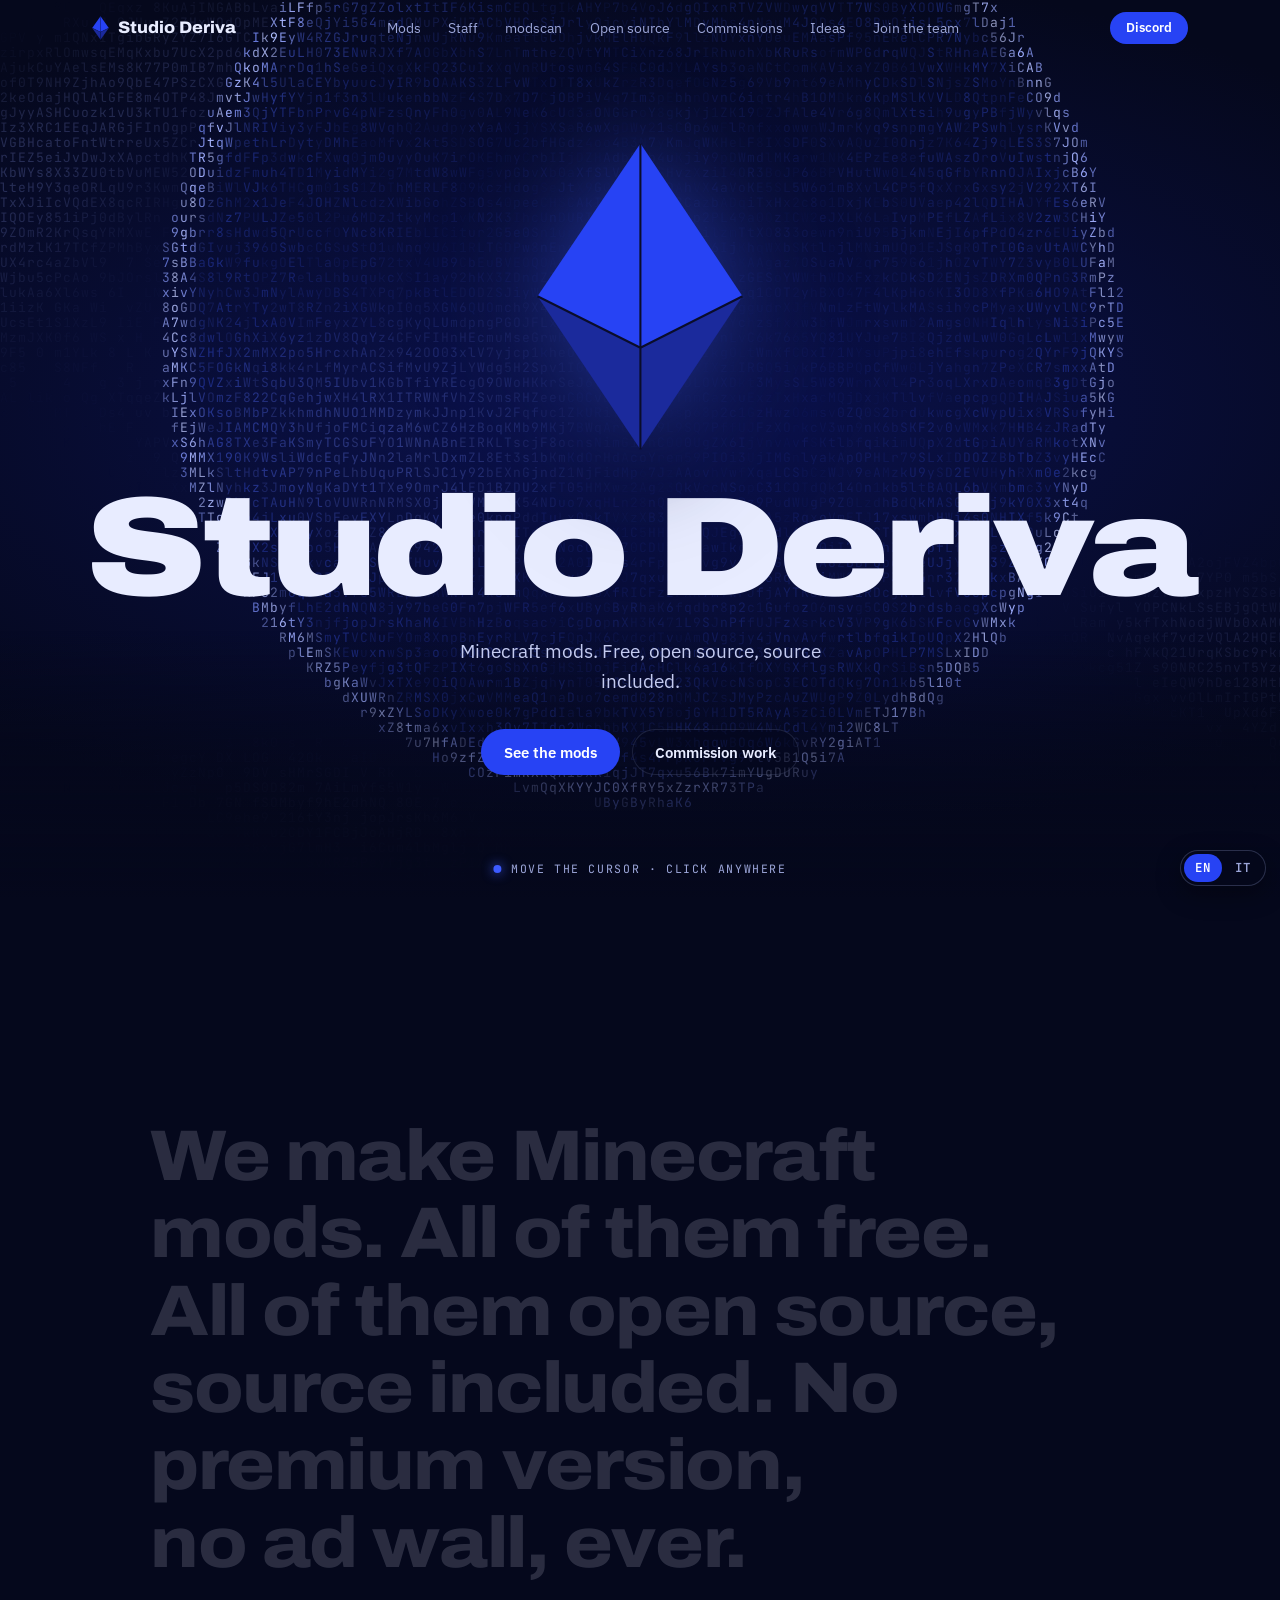
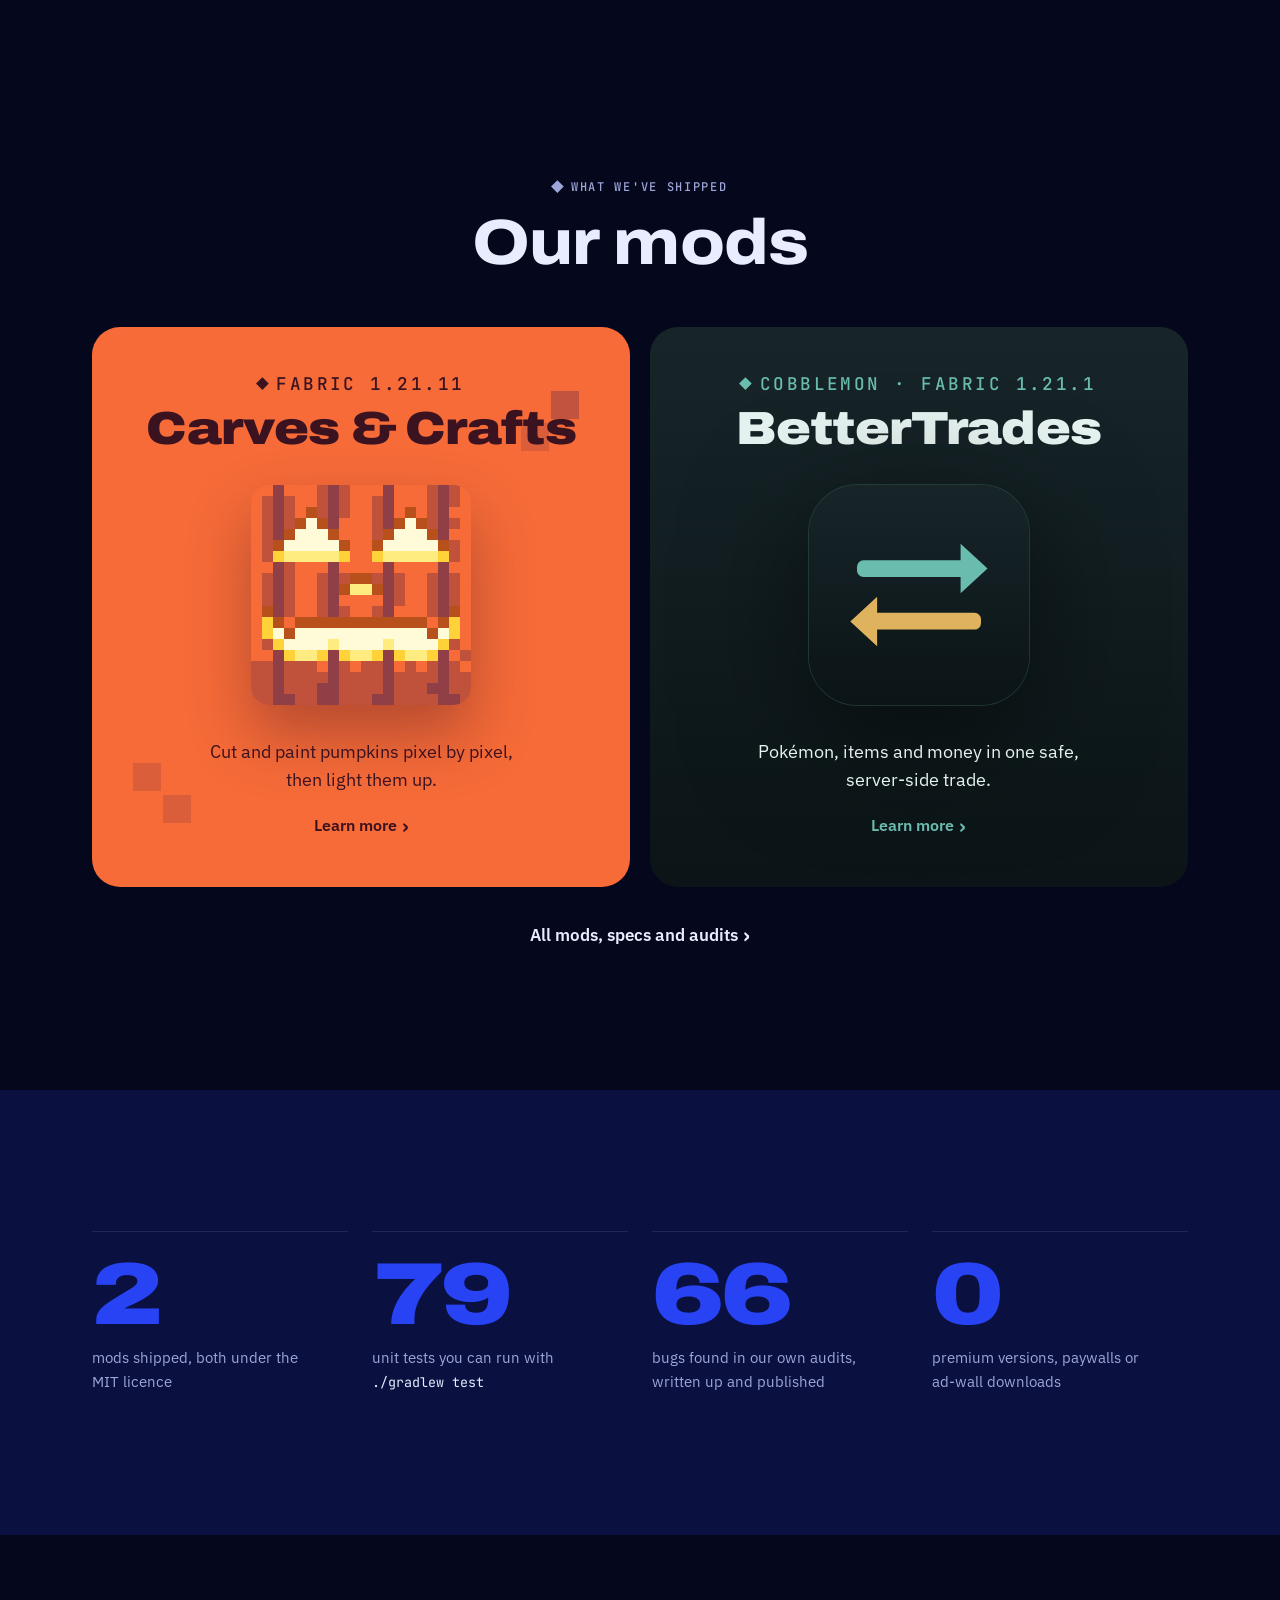
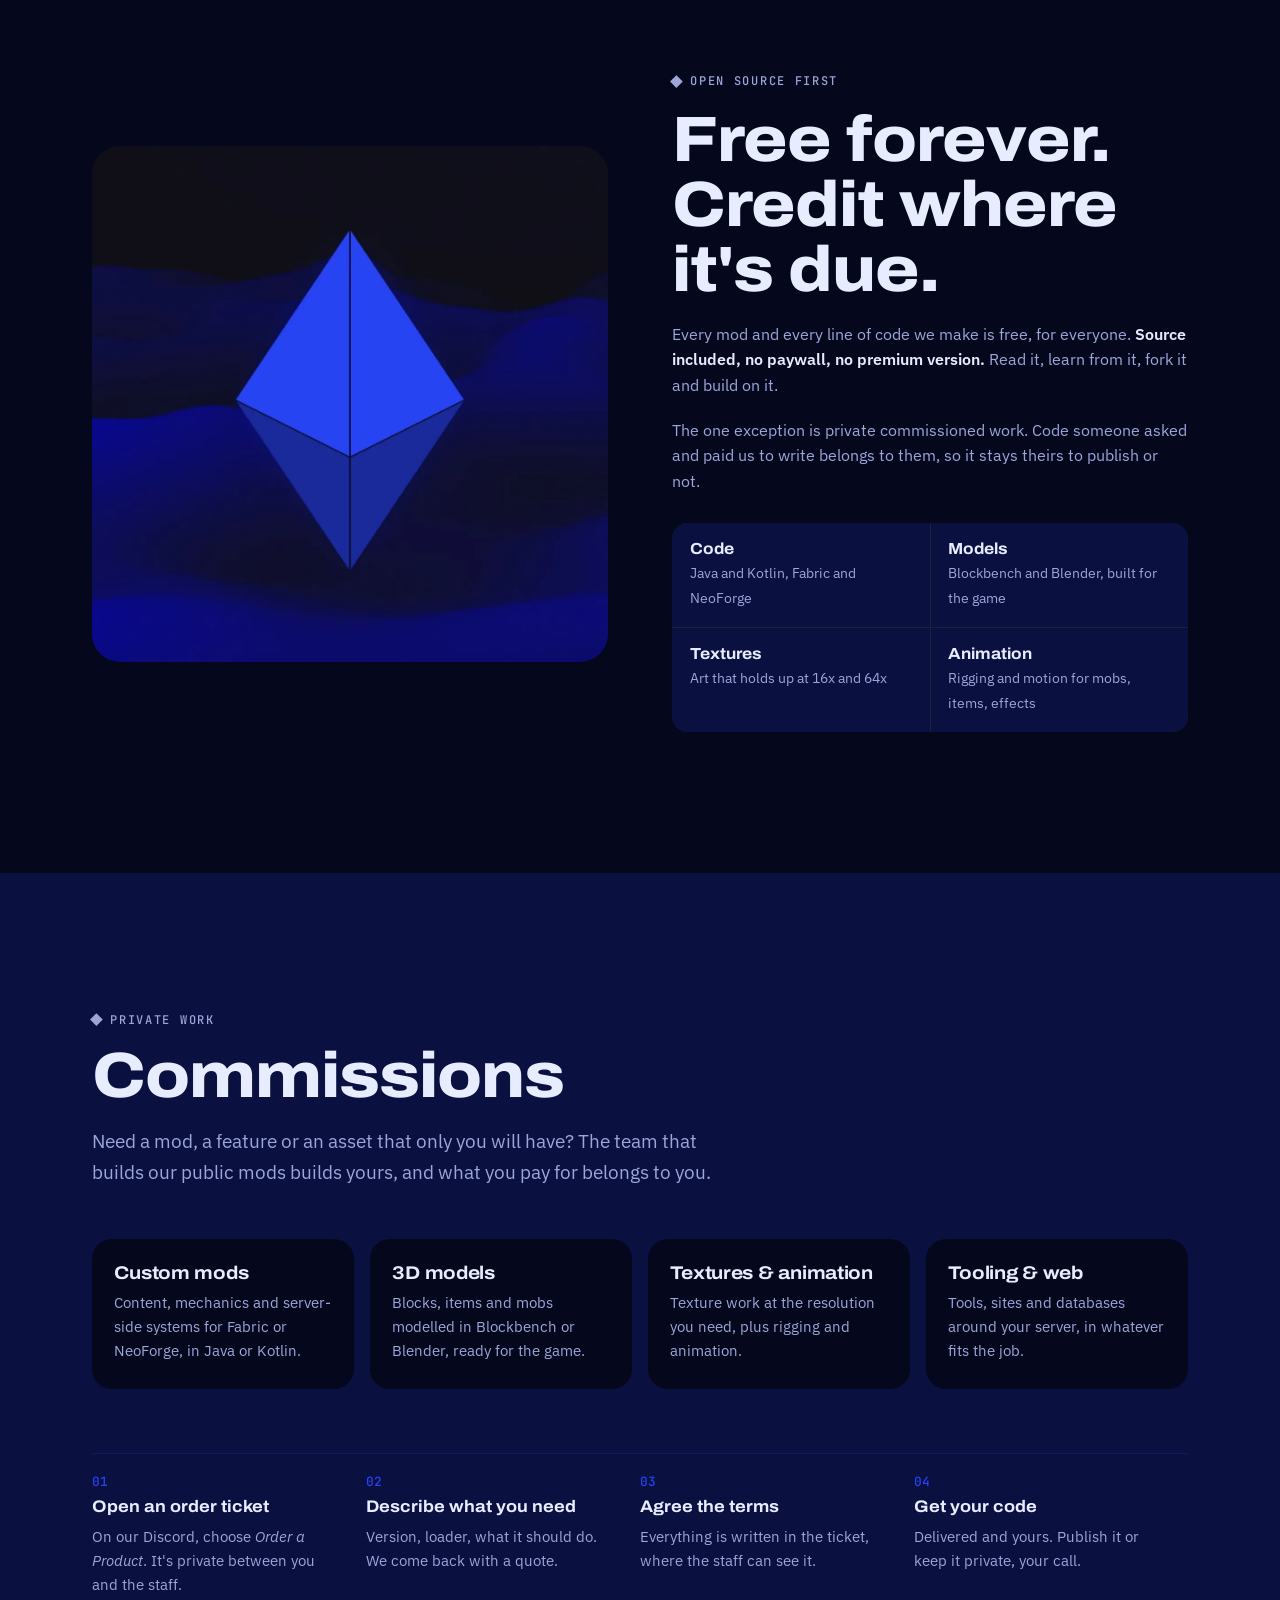
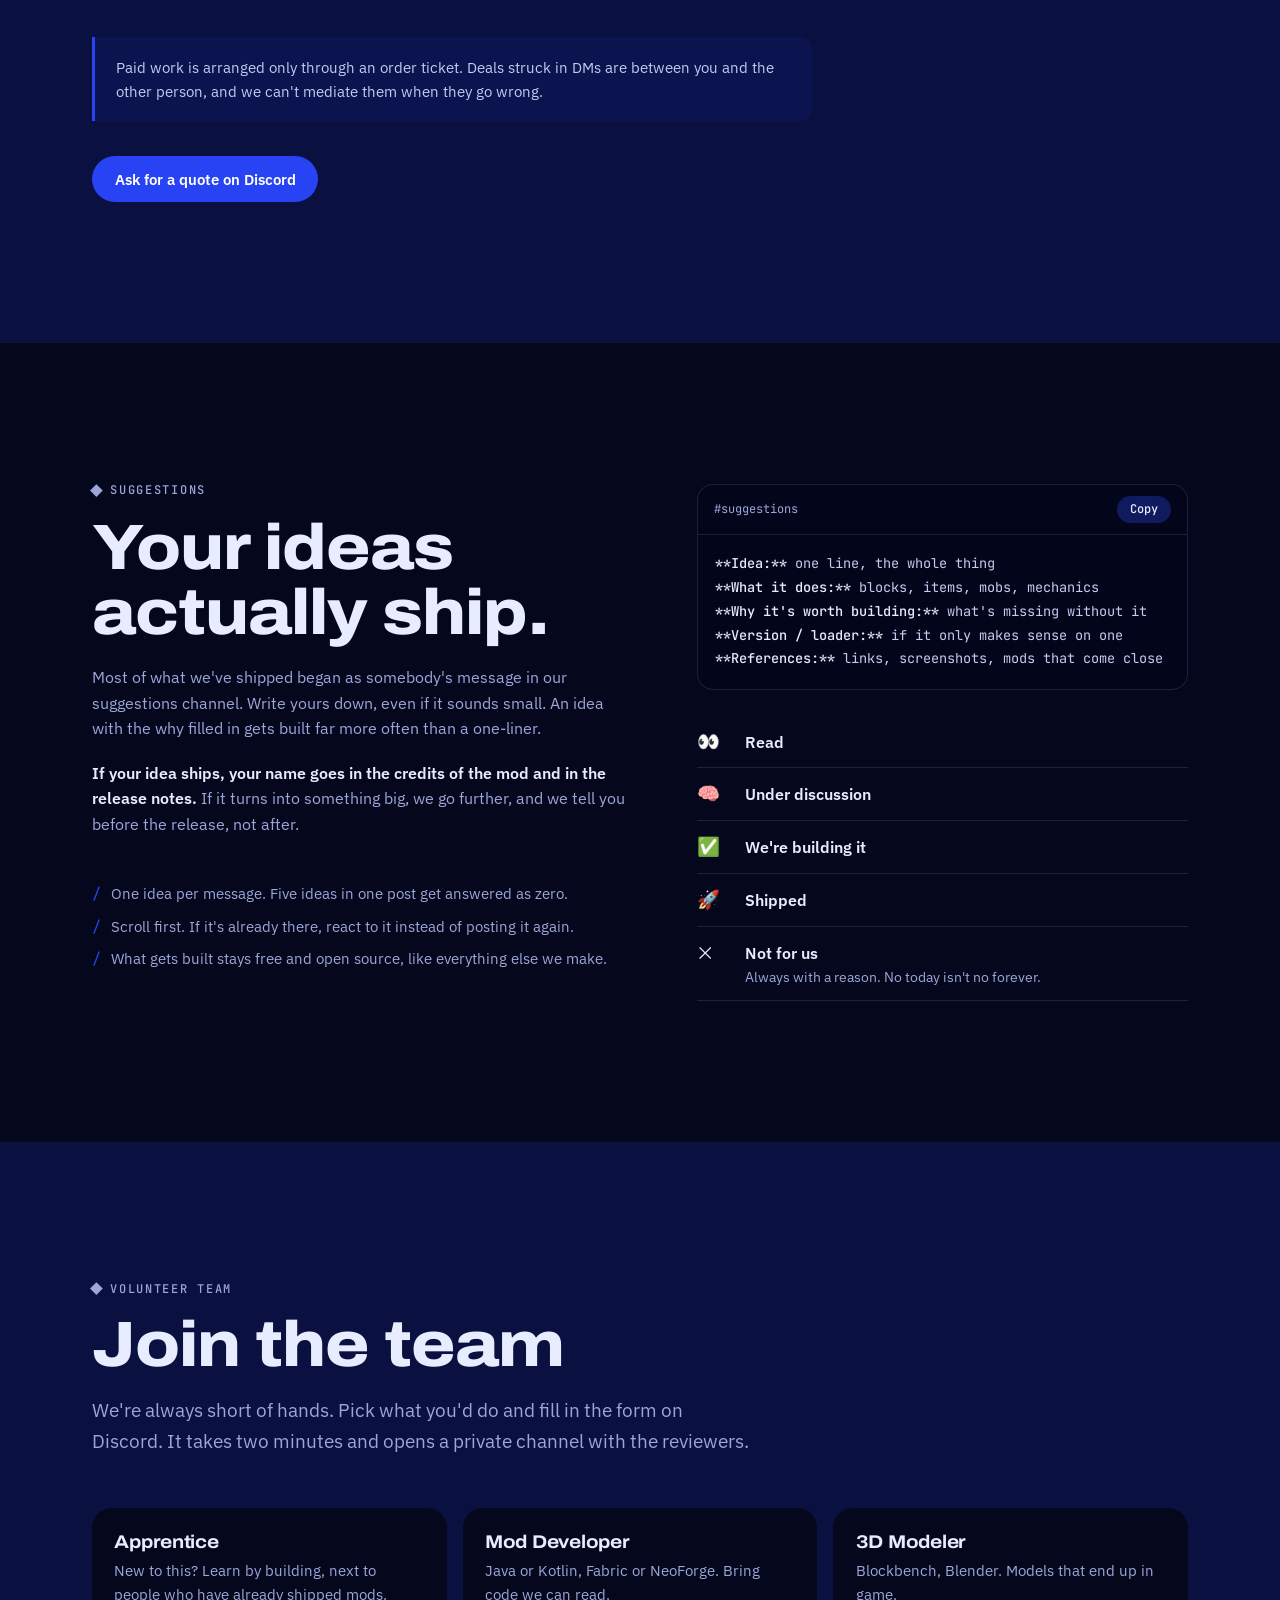
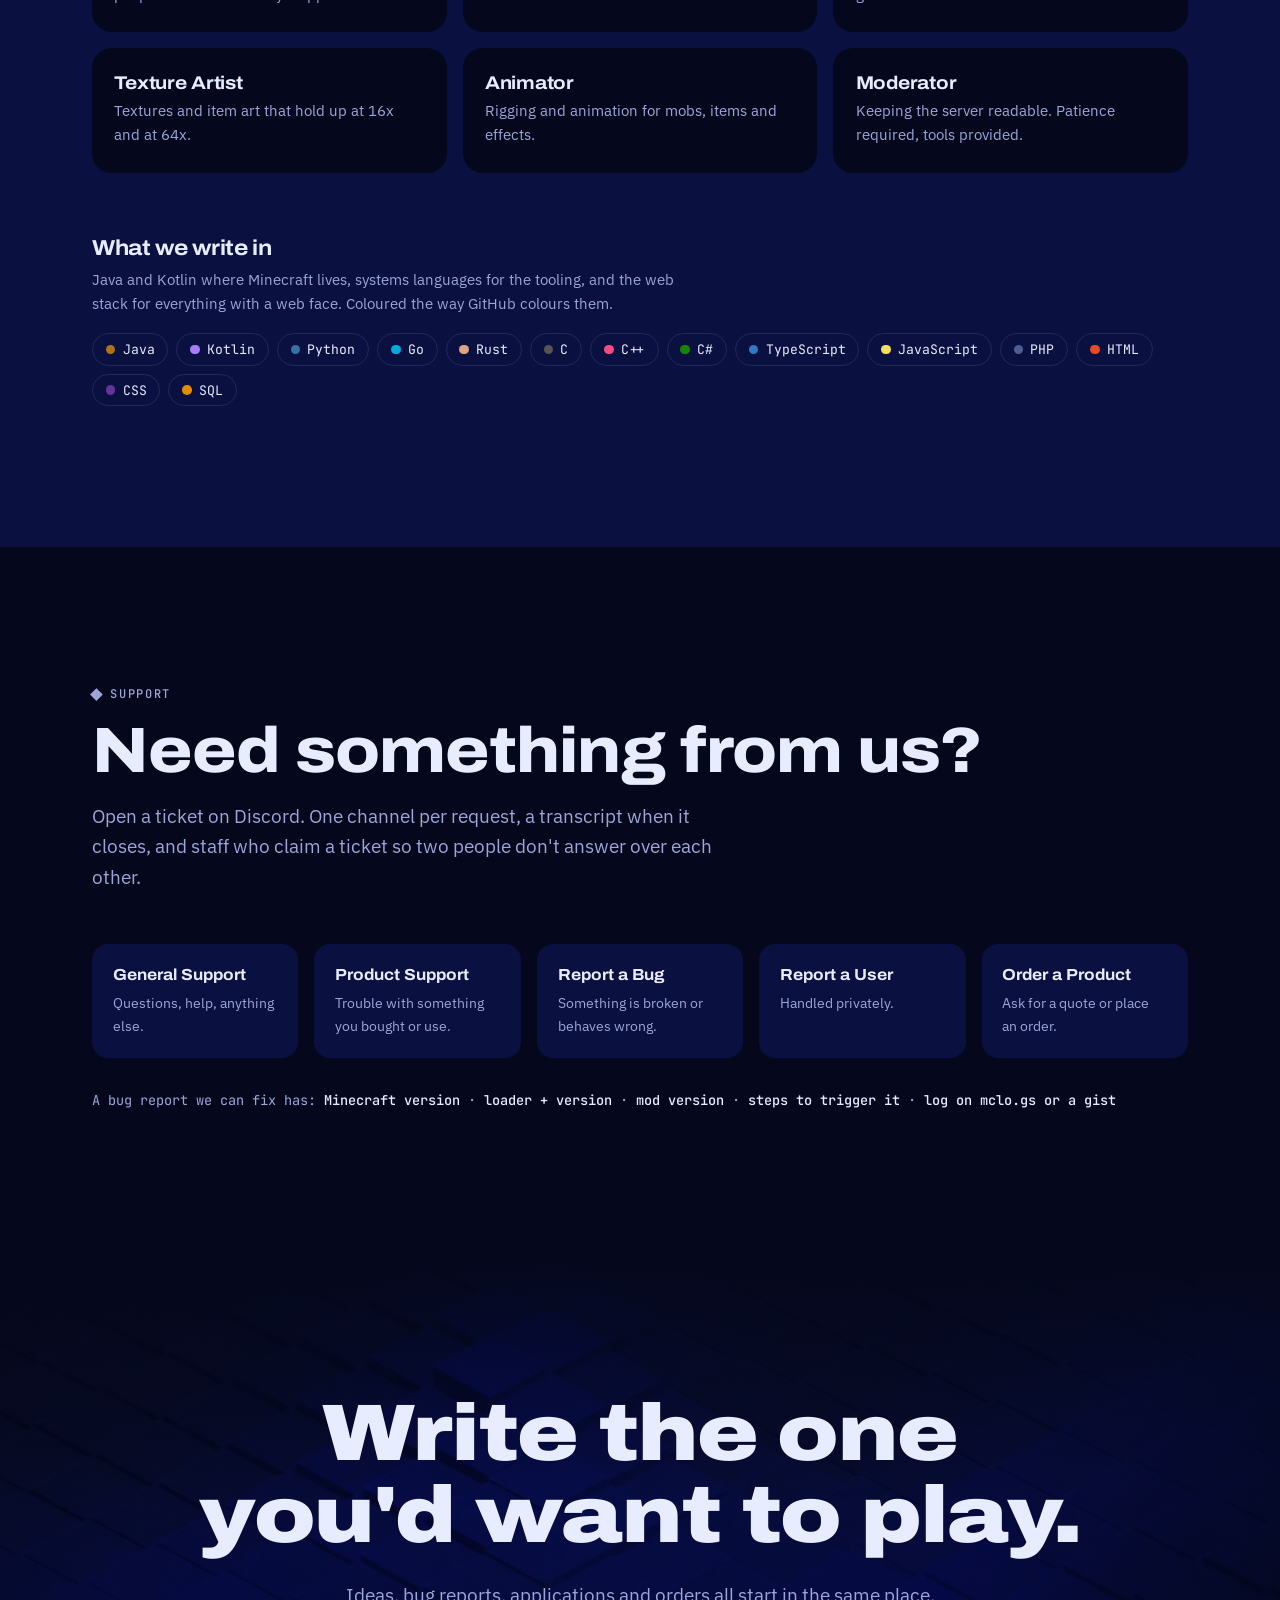
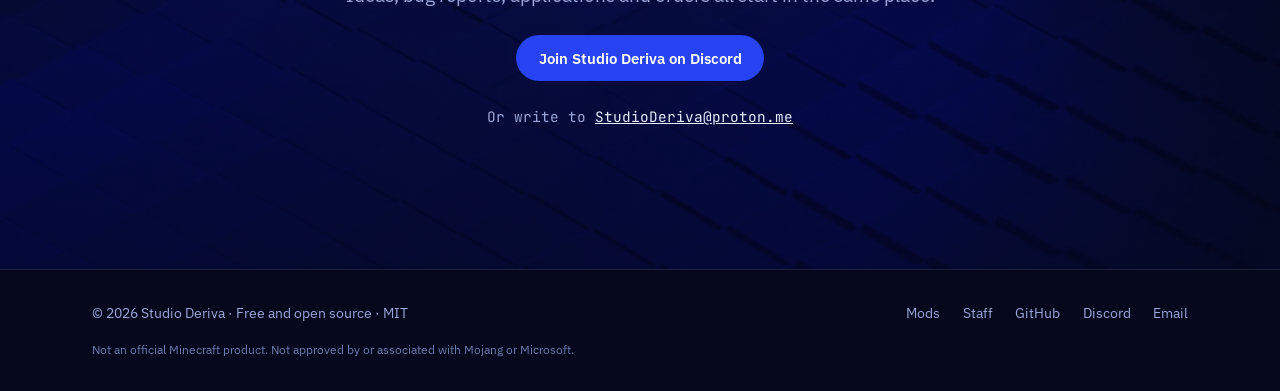
<file: index.html>
<!doctype html>
<html lang="en">
<head>
<meta charset="utf-8">
<meta name="viewport" content="width=device-width, initial-scale=1, viewport-fit=cover">
<title>Studio Deriva</title>
<meta name="claude:viewport-fit-sides" content="cover">
<meta name="description" content="Studio Deriva makes Minecraft mods. All of them free, all of them open source, source included. Private commissions on request.">
<meta property="og:title" content="Studio Deriva">
<meta property="og:description" content="Minecraft mods. Free, open source, source included.">
<meta property="og:type" content="website">
<meta property="og:url" content="https://studio-deriva.github.io/">
<meta property="og:site_name" content="Studio Deriva">
<meta property="og:locale" content="en_US">
<meta property="og:locale:alternate" content="it_IT">
<meta property="og:image" content="https://studio-deriva.github.io/assets/og-banner.jpg">
<meta name="twitter:card" content="summary_large_image">
<meta name="theme-color" content="#05081C">
<link rel="icon" href="assets/logo.svg" type="image/svg+xml">
<link rel="canonical" href="https://studio-deriva.github.io/">
<link rel="alternate" hreflang="en" href="https://studio-deriva.github.io/">
<link rel="alternate" hreflang="it" href="https://studio-deriva.github.io/it/">
<link rel="alternate" hreflang="x-default" href="https://studio-deriva.github.io/">
<link rel="preconnect" href="https://fonts.googleapis.com">
<link rel="preconnect" href="https://fonts.gstatic.com" crossorigin>
<link rel="stylesheet" href="https://fonts.googleapis.com/css2?family=Archivo:wdth,wght@62..125,400..900&family=IBM+Plex+Sans:wght@400;500;600&family=JetBrains+Mono:wght@400;500&display=swap">
<link rel="stylesheet" href="assets/site.css?v=202610190900">
<style>
/* Home: full-bleed number field with the mark, a scroll-lit statement, then the studio. */

/* Hero */
.hero {
  --tint: #3D5BFF;
  position: relative;
  min-height: max(620px, 100svh);
  display: grid; place-items: center;
  overflow: hidden;
  background: radial-gradient(120% 80% at 50% 45%, #0B1250 0%, var(--ink) 62%);
  cursor: crosshair;
  outline: none;
}
.hero canvas { position: absolute; inset: 0; display: block; }
.hero::after { content: ""; position: absolute; inset: auto 0 0 0; height: 30%; background: linear-gradient(transparent, var(--ink)); pointer-events: none; }
.hero-stage {
  --p: 0;
  position: relative; z-index: 1;
  display: grid; justify-items: center; text-align: center; gap: 1.4rem;
  padding: 6rem max(16px, env(safe-area-inset-right, 0px)) 5rem max(16px, env(safe-area-inset-left, 0px));
  transform: translateY(calc(var(--p) * -90px)) scale(calc(1 - var(--p) * .12));
  opacity: calc(1 - var(--p) * 1.4);
  pointer-events: none;
}
.hero-stage a { pointer-events: auto; }
.hero-mark {
  width: clamp(120px, 17vw, 210px); height: auto;
  filter: drop-shadow(0 0 50px color-mix(in srgb, var(--tint) 55%, transparent)) drop-shadow(0 30px 40px rgba(0, 0, 0, .5));
  transition: filter 1.2s var(--ease);
  animation: drift 8s ease-in-out infinite;
}
@keyframes drift { 0%, 100% { transform: translateY(0) rotate(0deg); } 50% { transform: translateY(-12px) rotate(1.2deg); } }
.hero h1 { font-size: clamp(3.2rem, 11vw, 9rem); font-weight: 900; font-stretch: 120%; letter-spacing: -.035em; line-height: .92; margin-top: .6rem; }
.hero .lede { color: #C4CBF0; text-align: center; max-width: 40ch; }
.hero-cta { display: flex; flex-wrap: wrap; justify-content: center; gap: .8rem; margin-top: .6rem; }
.hint {
  position: absolute; z-index: 1; left: 50%; bottom: calc(1.6rem + env(safe-area-inset-bottom, 0px)); transform: translateX(-50%);
  font: 400 .72rem/1 var(--f-mono); letter-spacing: .14em; text-transform: uppercase; color: var(--mist);
  display: flex; align-items: center; gap: .6rem; white-space: nowrap; pointer-events: none;
}
.hint i { width: .5rem; height: .5rem; border-radius: 50%; background: var(--tint); transition: background 1.2s; box-shadow: 0 0 12px var(--tint); }

/* Statement lit by scroll */
.statement { height: 260vh; position: relative; }
.statement-pin { position: sticky; top: 0; height: 100svh; display: grid; align-items: center; }
.statement p {
  font: 800 clamp(2rem, 5.6vw, 4.6rem)/1.08 var(--f-display); font-stretch: 110%; letter-spacing: -.02em;
  max-width: 20ch; text-wrap: balance;
}
.statement .w { color: var(--frost); opacity: .16; transition: opacity .35s var(--ease), color .35s; }
.statement .w.on { opacity: 1; }

/* Mod tiles */
.tiles { display: grid; grid-template-columns: repeat(2, minmax(0, 1fr)); gap: 1.2rem; }
@media (max-width: 860px) { .tiles { grid-template-columns: minmax(0, 1fr); } }
.tile {
  position: relative; overflow: hidden; border-radius: 28px;
  min-height: 560px; padding: clamp(2rem, 4vw, 3rem) clamp(1.5rem, 3.5vw, 2.6rem);
  display: grid; grid-template-rows: auto auto 1fr auto; justify-items: center; text-align: center; gap: .8rem;
  text-decoration: none;
}
.tile h3 { font-size: clamp(2rem, 4vw, 2.9rem); font-weight: 900; font-stretch: 115%; }
.tile p { font-size: 1.1rem; max-width: 30ch; }
.tile .links { display: flex; gap: 1.6rem; justify-content: center; flex-wrap: wrap; }
.tile img { width: clamp(150px, 22vw, 220px); align-self: center; transition: transform .6s var(--ease); }
.tile:hover img { transform: scale(1.06) rotate(-2deg); }
.tile-carves { background: #F66B38; color: #3B1220; }
.tile-carves::before {
  content: ""; position: absolute; inset: 0; opacity: .5; pointer-events: none;
  background-image: linear-gradient(#C0523C 0 0), linear-gradient(#C0523C 0 0), linear-gradient(#903F47 0 0), linear-gradient(#C0523C 0 0);
  background-size: 28px 28px; background-repeat: no-repeat;
  background-position: 8% 82%, 14% 88%, 90% 12%, 84% 18%;
}
.tile-carves .eyebrow, .tile-carves .more { color: #3B1220; }
.tile-carves img { image-rendering: pixelated; border-radius: 18px; box-shadow: 0 30px 60px rgba(59, 18, 32, .35); }
.tile-trades { background: linear-gradient(180deg, #172529, #0B1416); color: #E6F2EF; }
.tile-trades .eyebrow { color: #6ABCAE; }
.tile-trades .more { color: #6ABCAE; }
.alpha-badge { display: inline-flex; align-items: center; gap: .55rem; font: 700 .95rem/1 "IBM Plex Sans", sans-serif; color: #FF496E; background: rgba(255, 73, 110, .14); border: 1.5px solid rgba(255, 73, 110, .55); padding: .4rem .95rem .4rem .4rem; border-radius: 100px; box-shadow: 0 0 24px rgba(255, 73, 110, .25); vertical-align: middle; justify-self: center; white-space: nowrap; }
.alpha-badge i { font-style: normal; display: inline-grid; place-items: center; width: 1.7rem; height: 1.7rem; border-radius: 50%; background: rgba(255, 73, 110, .25); font-weight: 800; }
.alpha-badge.sm { font-size: .8rem; padding: .25rem .7rem .25rem .25rem; gap: .4rem; box-shadow: none; }
.alpha-badge.sm i { width: 1.3rem; height: 1.3rem; }
.tile > .alpha-badge.corner { position: absolute; top: 1.1rem; right: 1.1rem; font-size: .8rem; padding: .25rem .7rem .25rem .25rem; gap: .4rem; box-shadow: none; }
.tile > .alpha-badge.corner i { width: 1.3rem; height: 1.3rem; }
.tile .eyebrow { max-width: none; white-space: nowrap; }
@media (max-width: 480px) { .tile .eyebrow { font-size: .66rem; letter-spacing: .06em; } }
.tile-trades img { filter: drop-shadow(0 30px 60px rgba(0, 0, 0, .5)); border-radius: 22%; box-shadow: 0 0 0 1px rgba(106, 188, 174, .2); }
.tile > * { position: relative; }
.tile-blurb { margin: 0 auto 1.2rem; }
.all-mods { display: flex; justify-content: center; margin-top: 2.2rem; }
.all-mods .more { color: var(--frost); font-size: 1.05rem; }

/* Numbers */
.stats { display: grid; grid-template-columns: repeat(4, minmax(0, 1fr)); gap: 2rem 1.5rem; }
@media (max-width: 860px) { .stats { grid-template-columns: repeat(2, minmax(0, 1fr)); } }
.stat { display: grid; gap: .4rem; border-top: 1px solid var(--line); padding-top: 1.2rem; align-content: start; }
.stat b { font: 900 clamp(3rem, 7vw, 5.5rem)/1 var(--f-display); font-stretch: 125%; color: var(--cobalt); font-variant-numeric: tabular-nums; letter-spacing: -.03em; }
.stat span { color: var(--mist); font-size: .95rem; max-width: 24ch; }
.stat code { color: var(--frost); }

/* Open source split */
.split { display: grid; grid-template-columns: minmax(0, 1fr) minmax(0, 1fr); gap: clamp(2rem, 5vw, 4.5rem); align-items: center; }
@media (max-width: 860px) { .split { grid-template-columns: minmax(0, 1fr); } }
.split-art { border-radius: 28px; overflow: hidden; aspect-ratio: 1 / 1; max-width: 100%; }
.split-art img { width: 100%; height: 100%; object-fit: cover; }
.prose { display: grid; gap: 1.2rem; }
.prose p { color: var(--mist); max-width: 60ch; }
.prose p strong { color: var(--frost); font-weight: 600; }
.pillars { display: grid; grid-template-columns: repeat(2, minmax(0, 1fr)); gap: 1px; background: var(--line); border-radius: 16px; overflow: hidden; margin-top: .6rem; }
.pillars div { background: var(--deep); padding: 1rem 1.1rem; }
.pillars b { display: block; font: 700 1rem/1.3 var(--f-display); font-stretch: 108%; }
.pillars span { font-size: .88rem; color: var(--mist); }

/* Commissions */
.offer { display: grid; grid-template-columns: repeat(auto-fit, minmax(min(100%, 240px), 1fr)); gap: 1rem; margin-bottom: 4rem; }
.offer div { padding: 1.6rem 1.4rem; border-radius: 20px; background: var(--ink); display: grid; gap: .5rem; align-content: start; }
.offer h3 { font-size: 1.15rem; }
.offer p { color: var(--mist); font-size: .94rem; }
.steps { list-style: none; margin: 0; padding: 0; display: grid; grid-template-columns: repeat(auto-fit, minmax(min(100%, 220px), 1fr)); counter-reset: step; border-top: 1px solid var(--deep-2); }
.steps li { counter-increment: step; padding: 1.4rem 1.4rem 0 0; display: grid; gap: .45rem; align-content: start; }
.steps li::before { content: "0" counter(step); font: 500 .8rem/1 var(--f-mono); color: var(--cobalt); }
.steps b { font: 700 1.05rem/1.3 var(--f-display); font-stretch: 108%; }
.steps span { color: var(--mist); font-size: .94rem; }
.note { margin-top: 2.5rem; padding: 1.1rem 1.3rem; border-left: 3px solid var(--cobalt); background: rgba(39, 67, 244, .08); color: #C4CBF0; font-size: .95rem; max-width: 80ch; border-radius: 0 12px 12px 0; }
.row-cta { display: flex; flex-wrap: wrap; gap: .8rem; margin-top: 2.2rem; }

/* Ideas */
.ideas { display: grid; grid-template-columns: minmax(0, 1.1fr) minmax(0, 1fr); gap: clamp(2rem, 5vw, 4rem); align-items: start; }
@media (max-width: 900px) { .ideas { grid-template-columns: minmax(0, 1fr); } }
.template { background: #03051A; border: 1px solid var(--line); border-radius: 16px; overflow: hidden; min-width: 0; }
.template-bar { display: flex; justify-content: space-between; align-items: center; padding: .7rem 1rem; border-bottom: 1px solid var(--line); font: 400 .75rem/1 var(--f-mono); color: var(--mist); }
.copy-btn { font: 500 .75rem/1 var(--f-mono); background: var(--deep-2); color: var(--frost); border: 0; padding: .45rem .8rem; border-radius: 100px; cursor: pointer; }
.copy-btn:hover { background: var(--cobalt); }
.template pre { margin: 0; padding: 1.1rem; overflow-x: auto; font: 400 .85rem/1.75 var(--f-mono); color: #C4CBF0; }
.template pre b { color: var(--frost); font-weight: 500; }
.status { list-style: none; margin: 1.6rem 0 0; padding: 0; display: grid; }
.status li { display: grid; grid-template-columns: 2.2rem 1fr; gap: .8rem; align-items: baseline; padding: .7rem 0; border-bottom: 1px solid var(--line); }
.status li span:first-child { font-size: 1.15rem; }
.status li b { font-weight: 600; }
.status li small { display: block; color: var(--mist); font-size: .88rem; }
.rules { margin: 1.6rem 0 0; padding: 0; list-style: none; display: grid; gap: .5rem; color: var(--mist); font-size: .94rem; }
.rules li { padding-left: 1.2rem; position: relative; }
.rules li::before { content: "/"; position: absolute; left: 0; color: var(--cobalt); font-family: var(--f-mono); }

/* Team */
.roles { display: grid; grid-template-columns: repeat(auto-fit, minmax(min(100%, 300px), 1fr)); gap: 1rem; }
.roles div { background: var(--ink); padding: 1.6rem 1.4rem; display: grid; gap: .4rem; border-radius: 20px; align-content: start; }
.roles h3 { font-size: 1.15rem; }
.roles p { color: var(--mist); font-size: .94rem; }
.langs-head { margin: 4rem 0 1.1rem; display: grid; gap: .5rem; }
.langs-head p { color: var(--mist); max-width: 65ch; font-size: .95rem; }
.langs { display: flex; flex-wrap: wrap; gap: .5rem; list-style: none; margin: 0; padding: 0; }
.langs li { display: inline-flex; align-items: center; gap: .45rem; font: 400 .82rem/1 var(--f-mono); padding: .55rem .8rem; border: 1px solid var(--line); border-radius: 100px; }
.langs li::before { content: ""; width: .6rem; height: .6rem; border-radius: 50%; background: var(--c); }

/* Support */
.tickets { display: grid; grid-template-columns: repeat(auto-fit, minmax(min(100%, 200px), 1fr)); gap: 1rem; }
.tickets div { padding: 1.3rem; border-radius: 16px; background: var(--deep); display: grid; gap: .35rem; align-content: start; }
.tickets b { font: 700 1rem/1.3 var(--f-display); font-stretch: 108%; }
.tickets span { color: var(--mist); font-size: .9rem; }
.bugline { margin-top: 2rem; font: 400 .85rem/1.6 var(--f-mono); color: var(--mist); }
.bugline b { color: var(--frost); font-weight: 500; }

/* Closing */
.cta { position: relative; overflow: hidden; background: var(--ink) url("assets/hero-tiles.webp") center 70% / cover no-repeat; }
.cta::before { content: ""; position: absolute; inset: 0; background: linear-gradient(var(--ink), rgba(5, 8, 28, .55) 40%, rgba(5, 8, 28, .7)); }
.cta .wrap { position: relative; display: grid; gap: 1.5rem; justify-items: center; text-align: center; }
.cta-mail { font: 400 .9rem/1.6 var(--f-mono); color: var(--mist); }
.cta-mail a { color: var(--frost); }
.cta h2 { font-size: clamp(2.4rem, 6.5vw, 5rem); font-weight: 900; font-stretch: 118%; }

@media (prefers-reduced-motion: reduce) {
  .hero-mark { animation: none; }
  .statement { height: auto; }
  .statement-pin { position: static; height: auto; padding-block: 6rem; }
}
</style>
</head>
<body>

<header class="site-header">
  <div class="wrap nav">
    <a class="brand" href="#top"><img src="assets/logo.svg" alt="" width="17" height="25">Studio Deriva</a>
    <ul class="nav-links">
      <li><a href="mods.html">Mods</a></li>
      <li><a href="staff.html">Staff</a></li>
      <li><a href="modscan.html">modscan</a></li>
      <li><a href="#open-source">Open source</a></li>
      <li><a href="#commissions">Commissions</a></li>
      <li><a href="#ideas">Ideas</a></li>
      <li><a href="#team">Join the team</a></li>
    </ul>
    <a class="btn btn-primary" href="https://discord.gg/pQPWr7vfHu" target="_blank" rel="noopener">Discord</a>
  </div>
</header>

<main id="top">
  <div class="hero" data-field data-progress="leave" tabindex="0" aria-label="Character field. Move the cursor to light it, click to colour it.">
    <canvas aria-hidden="true"></canvas>
    <div class="hero-stage">
      <img class="hero-mark" src="assets/logo.svg" alt="Studio Deriva logo, a blue octahedron" width="210" height="311">
      <h1>Studio Deriva</h1>
      <p class="lede">Minecraft mods. Free, open source, source included.</p>
      <div class="hero-cta">
        <a class="btn btn-primary" href="mods.html">See the mods</a>
        <a class="btn btn-ghost" href="#commissions">Commission work</a>
      </div>
    </div>
    <p class="hint"><i></i>Move the cursor · click anywhere</p>
  </div>

  <div class="statement" data-progress>
    <div class="statement-pin">
      <div class="wrap">
        <p data-words>We make Minecraft mods. All of them free. All of them open source, source included. No premium version, no ad wall, ever.</p>
      </div>
    </div>
  </div>

  <section id="mods">
    <div class="wrap">
      <div class="section-head center reveal">
        <p class="eyebrow">What we've shipped</p>
        <h2>Our mods</h2>
      </div>
      <div class="tiles">
        <a class="tile tile-carves reveal-scale" href="mods.html#carves-and-crafts">
          <p class="eyebrow">Fabric 1.21.11</p>
          <h3>Carves &amp; Crafts</h3>
          <img src="assets/mods/carves-and-crafts.png" alt="Carves & Crafts logo, a pixel-art carved pumpkin face" width="220" height="220" loading="lazy">
          <div>
            <p class="tile-blurb">Cut and paint pumpkins pixel by pixel, then light them up.</p>
            <div class="links"><span class="more">Learn more</span></div>
          </div>
        </a>
        <a class="tile tile-trades reveal-scale" href="mods.html#bettertrades">
          <p class="eyebrow">Cobblemon · Fabric 1.21.1</p>
          <h3>BetterTrades</h3>
          <img src="assets/mods/bettertrades.svg" alt="BetterTrades logo, a teal and an amber arrow pointing opposite ways" width="220" height="220" loading="lazy">
          <div>
            <p class="tile-blurb">Pokémon, items and money in one safe, server-side trade.</p>
            <div class="links"><span class="more">Learn more</span></div>
          </div>
        </a>
      </div>
      <div class="all-mods"><a class="more" href="mods.html">All mods, specs and audits</a></div>
    </div>
  </section>

  <section class="band">
    <div class="wrap">
      <div class="stats">
        <div class="stat reveal"><b data-count="2">2</b><span>mods shipped, both under the MIT licence</span></div>
        <div class="stat reveal"><b data-count="79">79</b><span>unit tests you can run with <code>./gradlew test</code></span></div>
        <div class="stat reveal"><b data-count="66">66</b><span>bugs found in our own audits, written up and published</span></div>
        <div class="stat reveal"><b>0</b><span>premium versions, paywalls or ad-wall downloads</span></div>
      </div>
    </div>
  </section>

  <section id="open-source">
    <div class="wrap split">
      <div class="split-art reveal-scale"><img src="assets/octahedron-dunes.webp" alt="" width="1200" height="1156" loading="lazy"></div>
      <div class="prose reveal">
        <p class="eyebrow">Open source first</p>
        <h2>Free forever. Credit where it's due.</h2>
        <p>Every mod and every line of code we make is free, for everyone. <strong>Source included, no paywall, no premium version.</strong> Read it, learn from it, fork it and build on it.</p>
        <p>The one exception is private commissioned work. Code someone asked and paid us to write belongs to them, so it stays theirs to publish or not.</p>
        <div class="pillars">
          <div><b>Code</b><span>Java and Kotlin, Fabric and NeoForge</span></div>
          <div><b>Models</b><span>Blockbench and Blender, built for the game</span></div>
          <div><b>Textures</b><span>Art that holds up at 16x and 64x</span></div>
          <div><b>Animation</b><span>Rigging and motion for mobs, items, effects</span></div>
        </div>
      </div>
    </div>
  </section>

  <section id="commissions" class="band">
    <div class="wrap">
      <div class="section-head reveal">
        <p class="eyebrow">Private work</p>
        <h2>Commissions</h2>
        <p class="lede">Need a mod, a feature or an asset that only you will have? The team that builds our public mods builds yours, and what you pay for belongs to you.</p>
      </div>
      <div class="offer">
        <div class="reveal"><h3>Custom mods</h3><p>Content, mechanics and server-side systems for Fabric or NeoForge, in Java or Kotlin.</p></div>
        <div class="reveal"><h3>3D models</h3><p>Blocks, items and mobs modelled in Blockbench or Blender, ready for the game.</p></div>
        <div class="reveal"><h3>Textures &amp; animation</h3><p>Texture work at the resolution you need, plus rigging and animation.</p></div>
        <div class="reveal"><h3>Tooling &amp; web</h3><p>Tools, sites and databases around your server, in whatever fits the job.</p></div>
      </div>
      <ol class="steps reveal">
        <li><b>Open an order ticket</b><span>On our Discord, choose <em>Order a Product</em>. It's private between you and the staff.</span></li>
        <li><b>Describe what you need</b><span>Version, loader, what it should do. We come back with a quote.</span></li>
        <li><b>Agree the terms</b><span>Everything is written in the ticket, where the staff can see it.</span></li>
        <li><b>Get your code</b><span>Delivered and yours. Publish it or keep it private, your call.</span></li>
      </ol>
      <p class="note">Paid work is arranged only through an order ticket. Deals struck in DMs are between you and the other person, and we can't mediate them when they go wrong.</p>
      <div class="row-cta"><a class="btn btn-primary" href="https://discord.gg/pQPWr7vfHu" target="_blank" rel="noopener">Ask for a quote on Discord</a></div>
    </div>
  </section>

  <section id="ideas">
    <div class="wrap ideas">
      <div class="prose reveal">
        <p class="eyebrow">Suggestions</p>
        <h2>Your ideas actually ship.</h2>
        <p>Most of what we've shipped began as somebody's message in our suggestions channel. Write yours down, even if it sounds small. An idea with the why filled in gets built far more often than a one-liner.</p>
        <p><strong>If your idea ships, your name goes in the credits of the mod and in the release notes.</strong> If it turns into something big, we go further, and we tell you before the release, not after.</p>
        <ul class="rules">
          <li>One idea per message. Five ideas in one post get answered as zero.</li>
          <li>Scroll first. If it's already there, react to it instead of posting it again.</li>
          <li>What gets built stays free and open source, like everything else we make.</li>
        </ul>
      </div>
      <div class="reveal">
        <div class="template">
          <div class="template-bar"><span>#suggestions</span><button class="copy-btn" type="button" data-copy="template-text">Copy</button></div>
<pre id="template-text"><b>**Idea:**</b> one line, the whole thing
<b>**What it does:**</b> blocks, items, mobs, mechanics
<b>**Why it's worth building:**</b> what's missing without it
<b>**Version / loader:**</b> if it only makes sense on one
<b>**References:**</b> links, screenshots, mods that come close</pre>
        </div>
        <ul class="status" aria-label="What the staff reactions mean">
          <li><span>👀</span><span><b>Read</b></span></li>
          <li><span>🧠</span><span><b>Under discussion</b></span></li>
          <li><span>✅</span><span><b>We're building it</b></span></li>
          <li><span>🚀</span><span><b>Shipped</b></span></li>
          <li><span>❌</span><span><b>Not for us</b><small>Always with a reason. No today isn't no forever.</small></span></li>
        </ul>
      </div>
    </div>
  </section>

  <section id="team" class="band">
    <div class="wrap">
      <div class="section-head reveal">
        <p class="eyebrow">Volunteer team</p>
        <h2>Join the team</h2>
        <p class="lede">We're always short of hands. Pick what you'd do and fill in the form on Discord. It takes two minutes and opens a private channel with the reviewers.</p>
      </div>
      <div class="roles">
        <div class="reveal"><h3>Apprentice</h3><p>New to this? Learn by building, next to people who have already shipped mods.</p></div>
        <div class="reveal"><h3>Mod Developer</h3><p>Java or Kotlin, Fabric or NeoForge. Bring code we can read.</p></div>
        <div class="reveal"><h3>3D Modeler</h3><p>Blockbench, Blender. Models that end up in game.</p></div>
        <div class="reveal"><h3>Texture Artist</h3><p>Textures and item art that hold up at 16x and at 64x.</p></div>
        <div class="reveal"><h3>Animator</h3><p>Rigging and animation for mobs, items and effects.</p></div>
        <div class="reveal"><h3>Moderator</h3><p>Keeping the server readable. Patience required, tools provided.</p></div>
      </div>
      <div class="langs-head reveal">
        <h3>What we write in</h3>
        <p>Java and Kotlin where Minecraft lives, systems languages for the tooling, and the web stack for everything with a web face. Coloured the way GitHub colours them.</p>
      </div>
      <ul class="langs reveal">
        <li style="--c:#b07219">Java</li>
        <li style="--c:#A97BFF">Kotlin</li>
        <li style="--c:#3572A5">Python</li>
        <li style="--c:#00ADD8">Go</li>
        <li style="--c:#dea584">Rust</li>
        <li style="--c:#555555">C</li>
        <li style="--c:#f34b7d">C++</li>
        <li style="--c:#178600">C#</li>
        <li style="--c:#3178c6">TypeScript</li>
        <li style="--c:#f1e05a">JavaScript</li>
        <li style="--c:#4F5D95">PHP</li>
        <li style="--c:#e34c26">HTML</li>
        <li style="--c:#663399">CSS</li>
        <li style="--c:#e38c00">SQL</li>
      </ul>
    </div>
  </section>

  <section id="support">
    <div class="wrap">
      <div class="section-head reveal">
        <p class="eyebrow">Support</p>
        <h2>Need something from us?</h2>
        <p class="lede">Open a ticket on Discord. One channel per request, a transcript when it closes, and staff who claim a ticket so two people don't answer over each other.</p>
      </div>
      <div class="tickets">
        <div class="reveal"><b>General Support</b><span>Questions, help, anything else.</span></div>
        <div class="reveal"><b>Product Support</b><span>Trouble with something you bought or use.</span></div>
        <div class="reveal"><b>Report a Bug</b><span>Something is broken or behaves wrong.</span></div>
        <div class="reveal"><b>Report a User</b><span>Handled privately.</span></div>
        <div class="reveal"><b>Order a Product</b><span>Ask for a quote or place an order.</span></div>
      </div>
      <p class="bugline">A bug report we can fix has: <b>Minecraft version</b> · <b>loader + version</b> · <b>mod version</b> · <b>steps to trigger it</b> · <b>log on mclo.gs or a gist</b></p>
    </div>
  </section>

  <section class="cta">
    <div class="wrap">
      <h2 class="reveal">Write the one you'd want to play.</h2>
      <p class="lede">Ideas, bug reports, applications and orders all start in the same place.</p>
      <a class="btn btn-primary" href="https://discord.gg/pQPWr7vfHu" target="_blank" rel="noopener">Join Studio Deriva on Discord</a>
      <p class="cta-mail">Or write to <a href="mailto:StudioDeriva@proton.me">StudioDeriva@proton.me</a></p>
    </div>
  </section>
</main>

<footer>
  <div class="wrap foot">
    <p class="legal">Not an official Minecraft product. Not approved by or associated with Mojang or Microsoft.</p>
    <span>© 2026 Studio Deriva · Free and open source · MIT</span>
    <nav>
      <a href="mods.html">Mods</a>
      <a href="staff.html">Staff</a>
      <a href="https://github.com/Studio-Deriva" target="_blank" rel="noopener">GitHub</a>
      <a href="https://discord.gg/pQPWr7vfHu" target="_blank" rel="noopener">Discord</a>
      <a href="mailto:StudioDeriva@proton.me">Email</a>
    </nav>
  </div>
</footer>

<script src="assets/i18n.js?v=202611250035"></script>
<script src="assets/site.js?v=202610161900"></script>
<script src="assets/field.js?v=202610181200"></script>
</body>
</html>
</file>
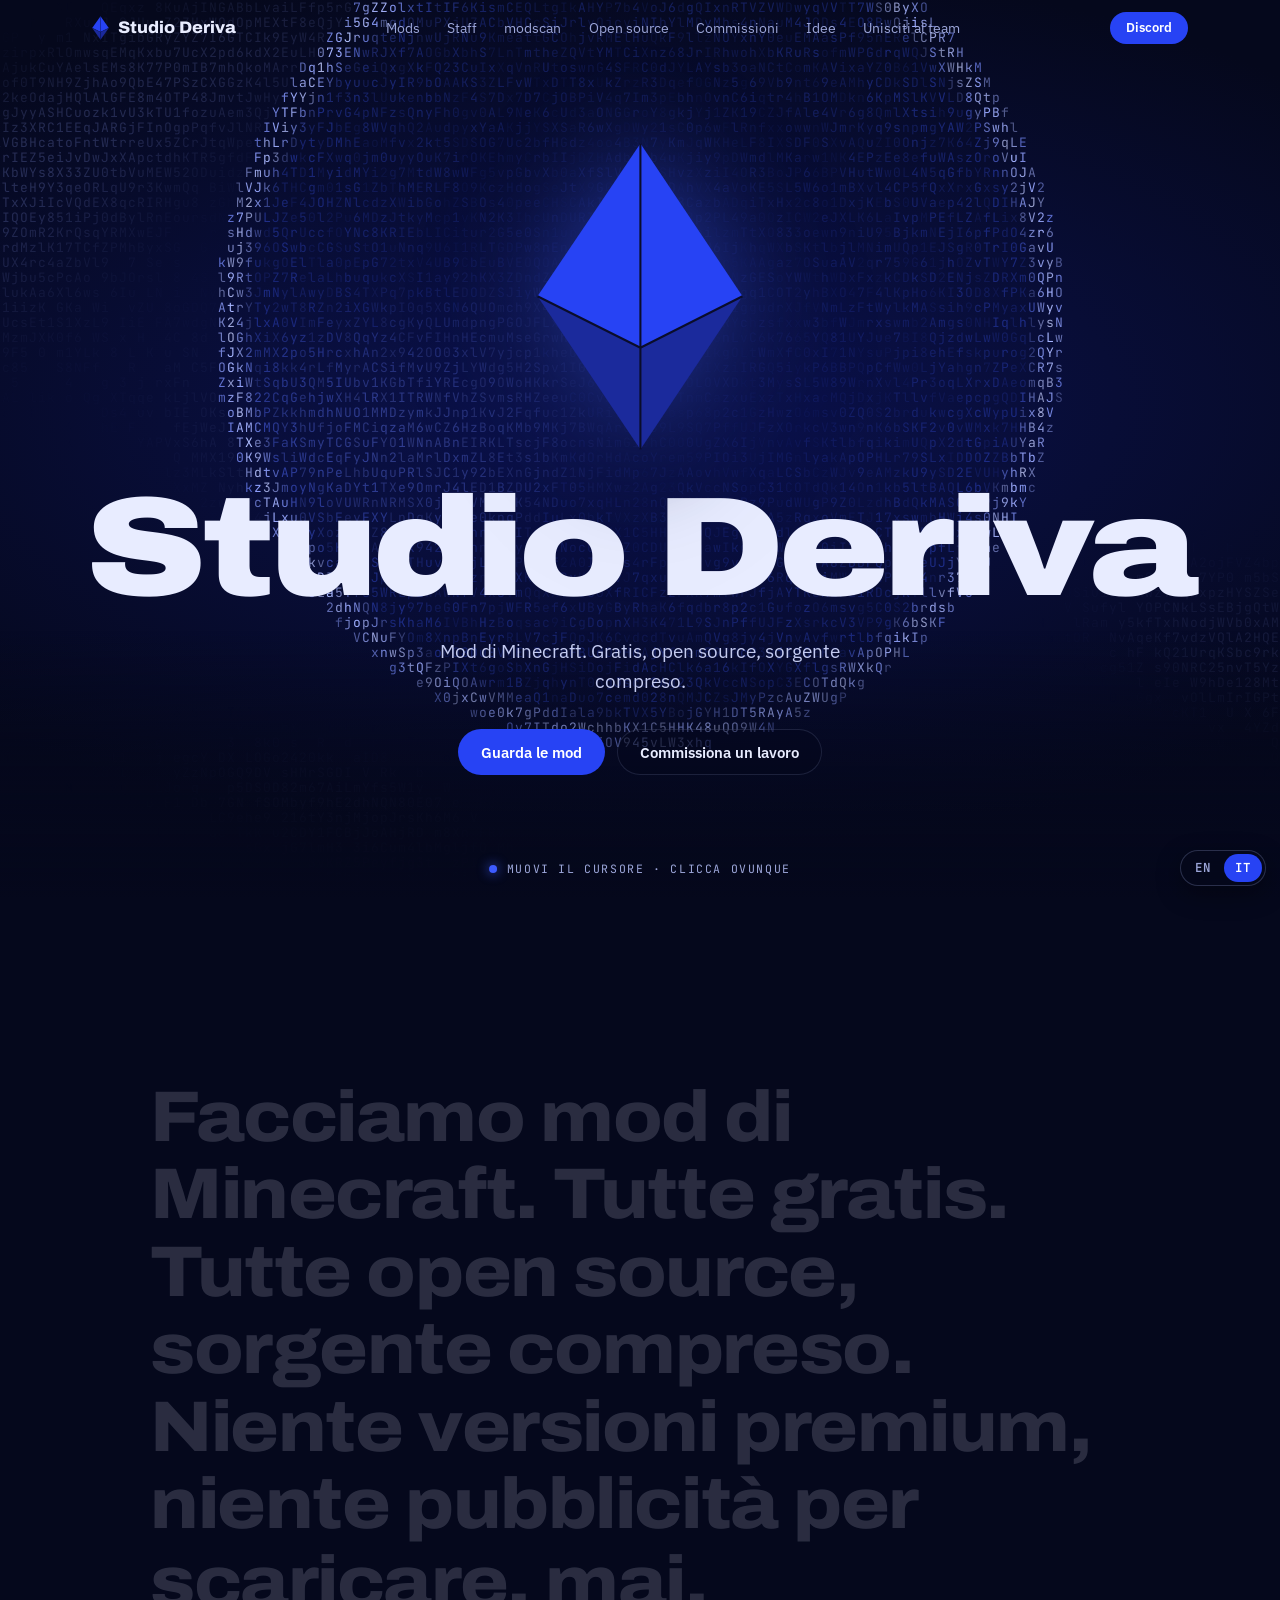
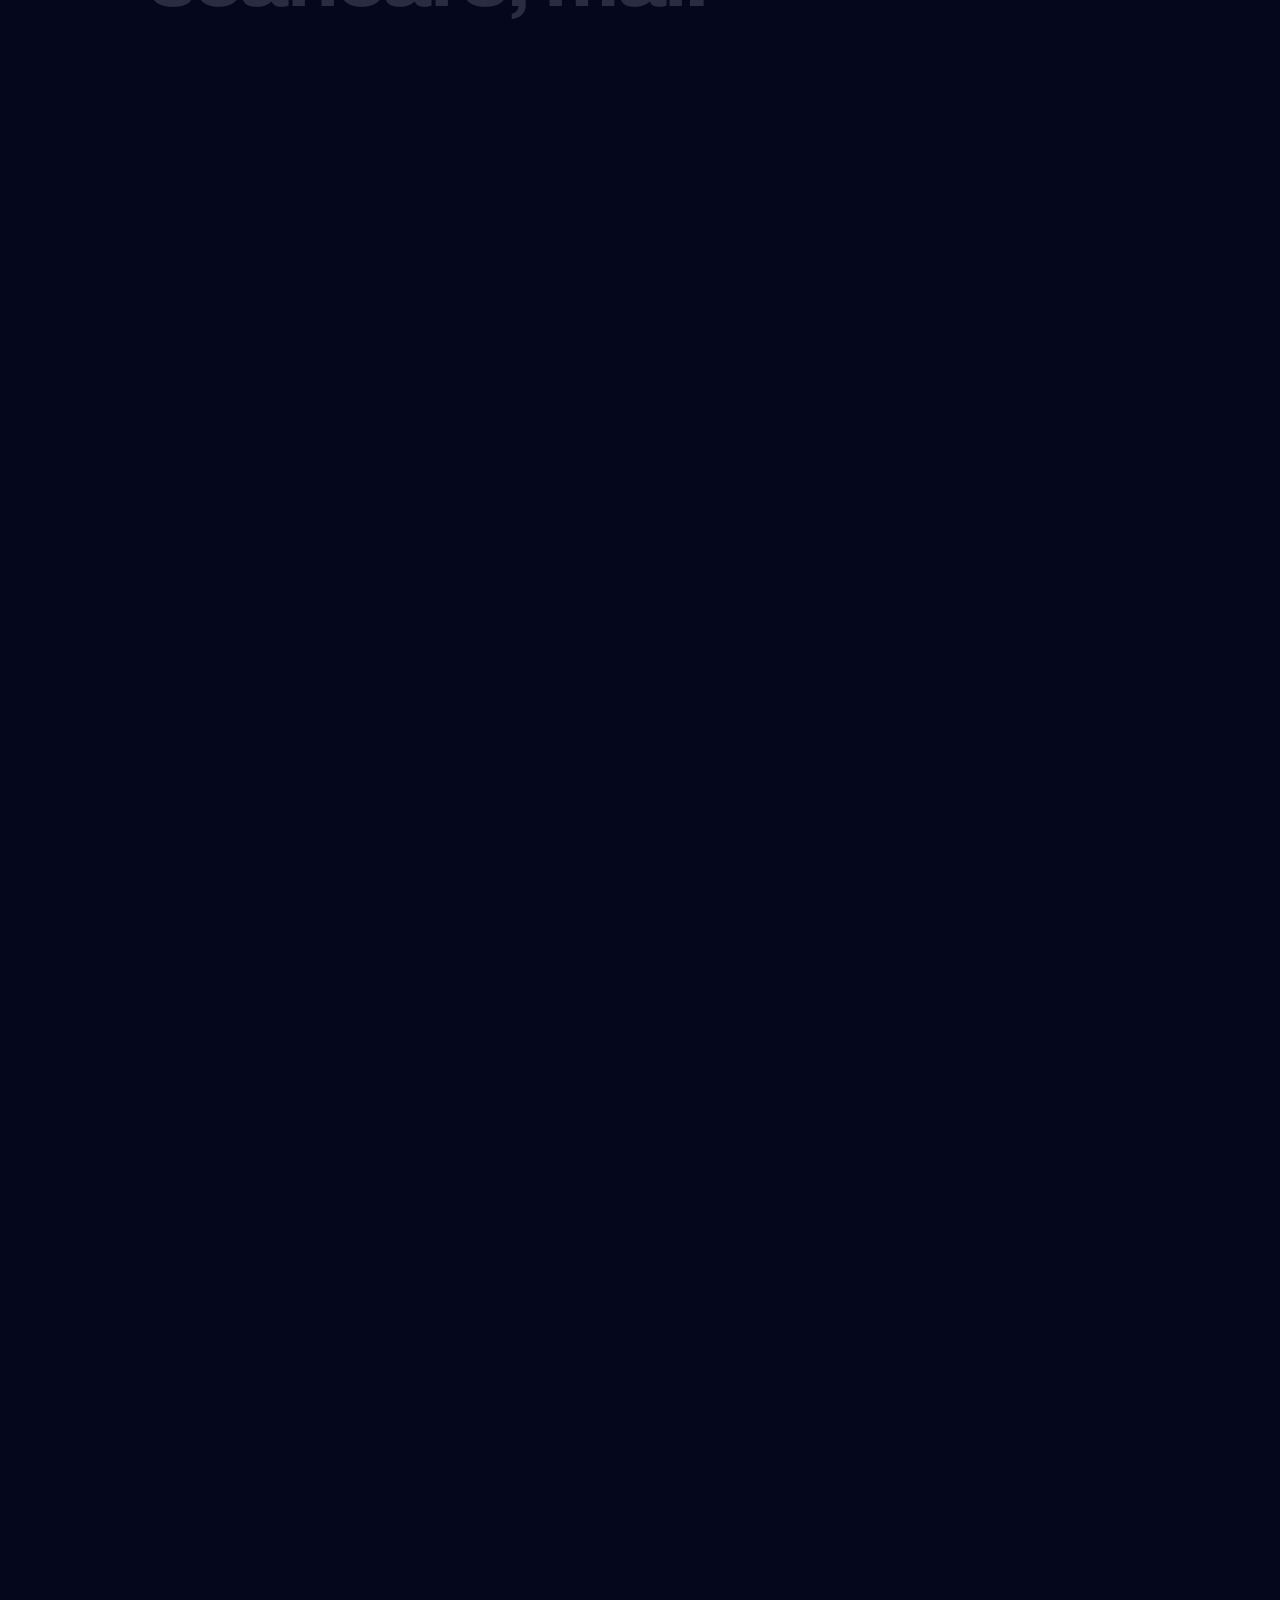
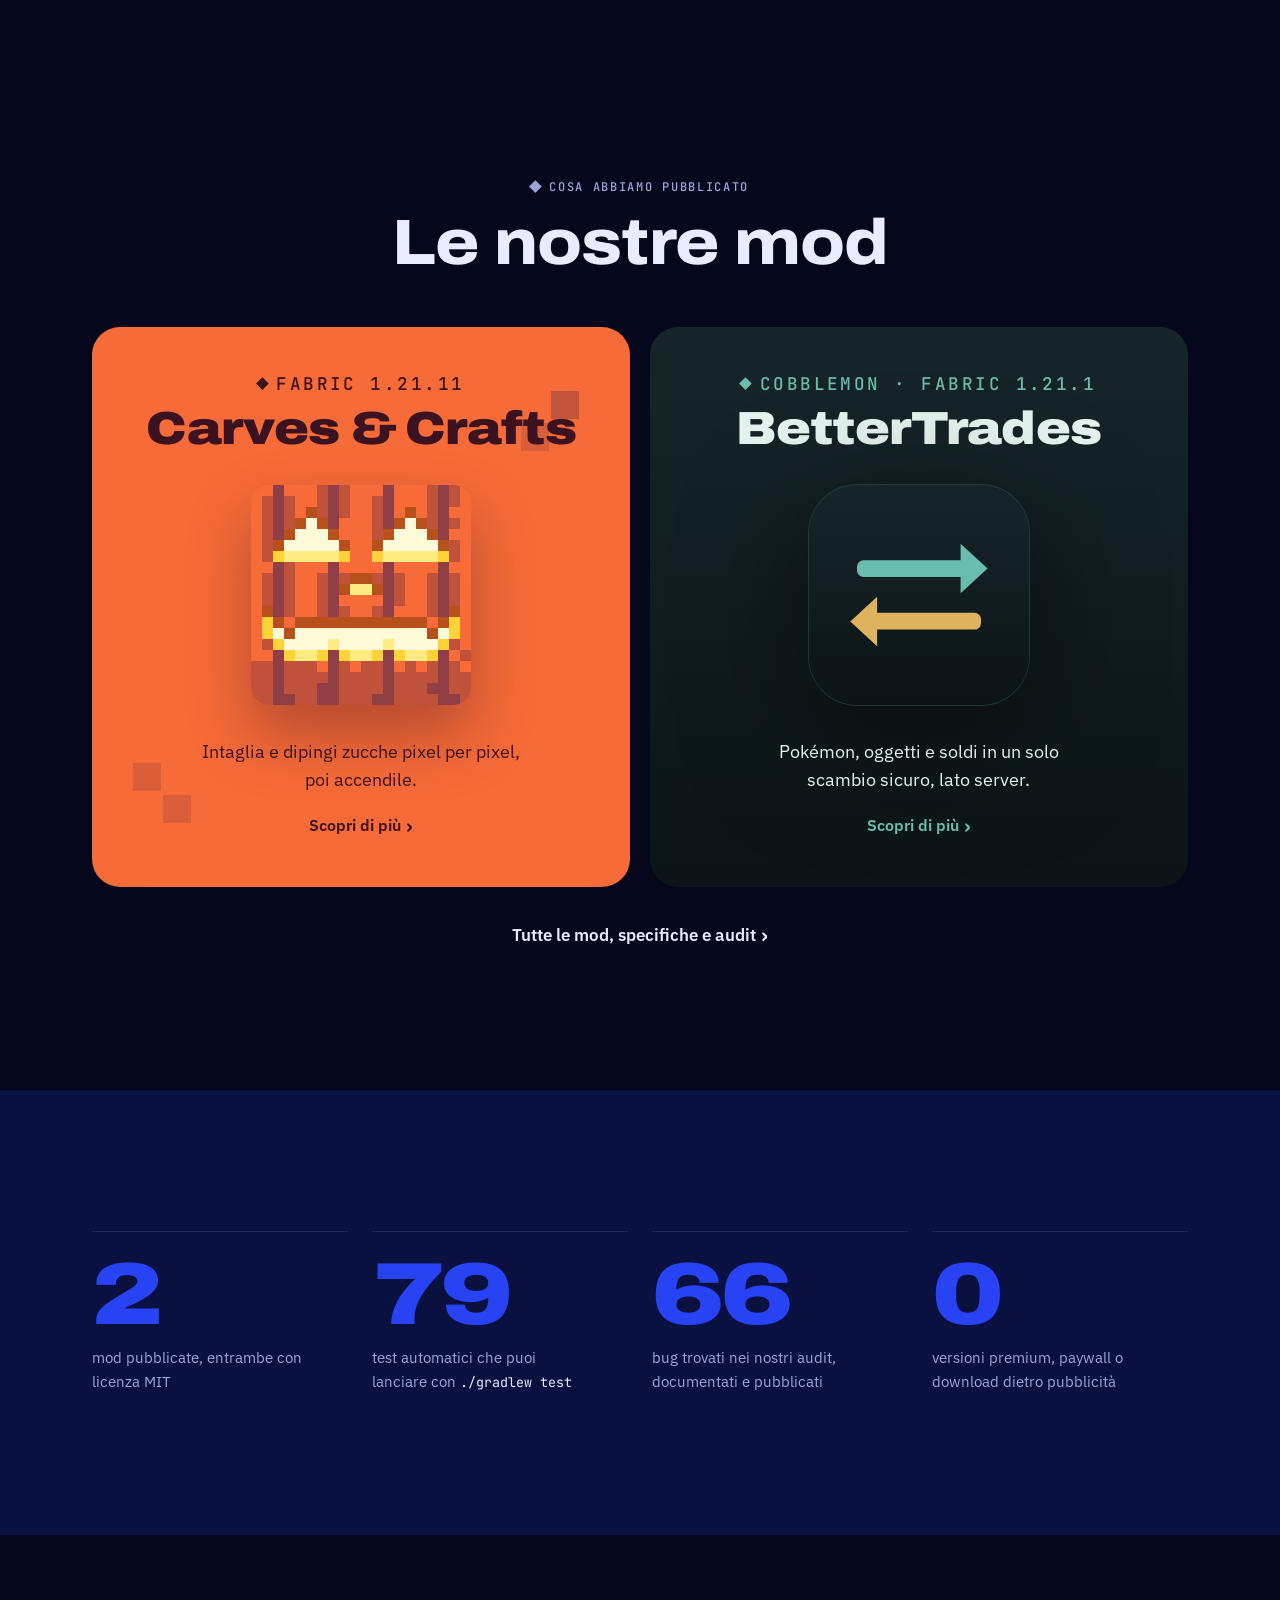
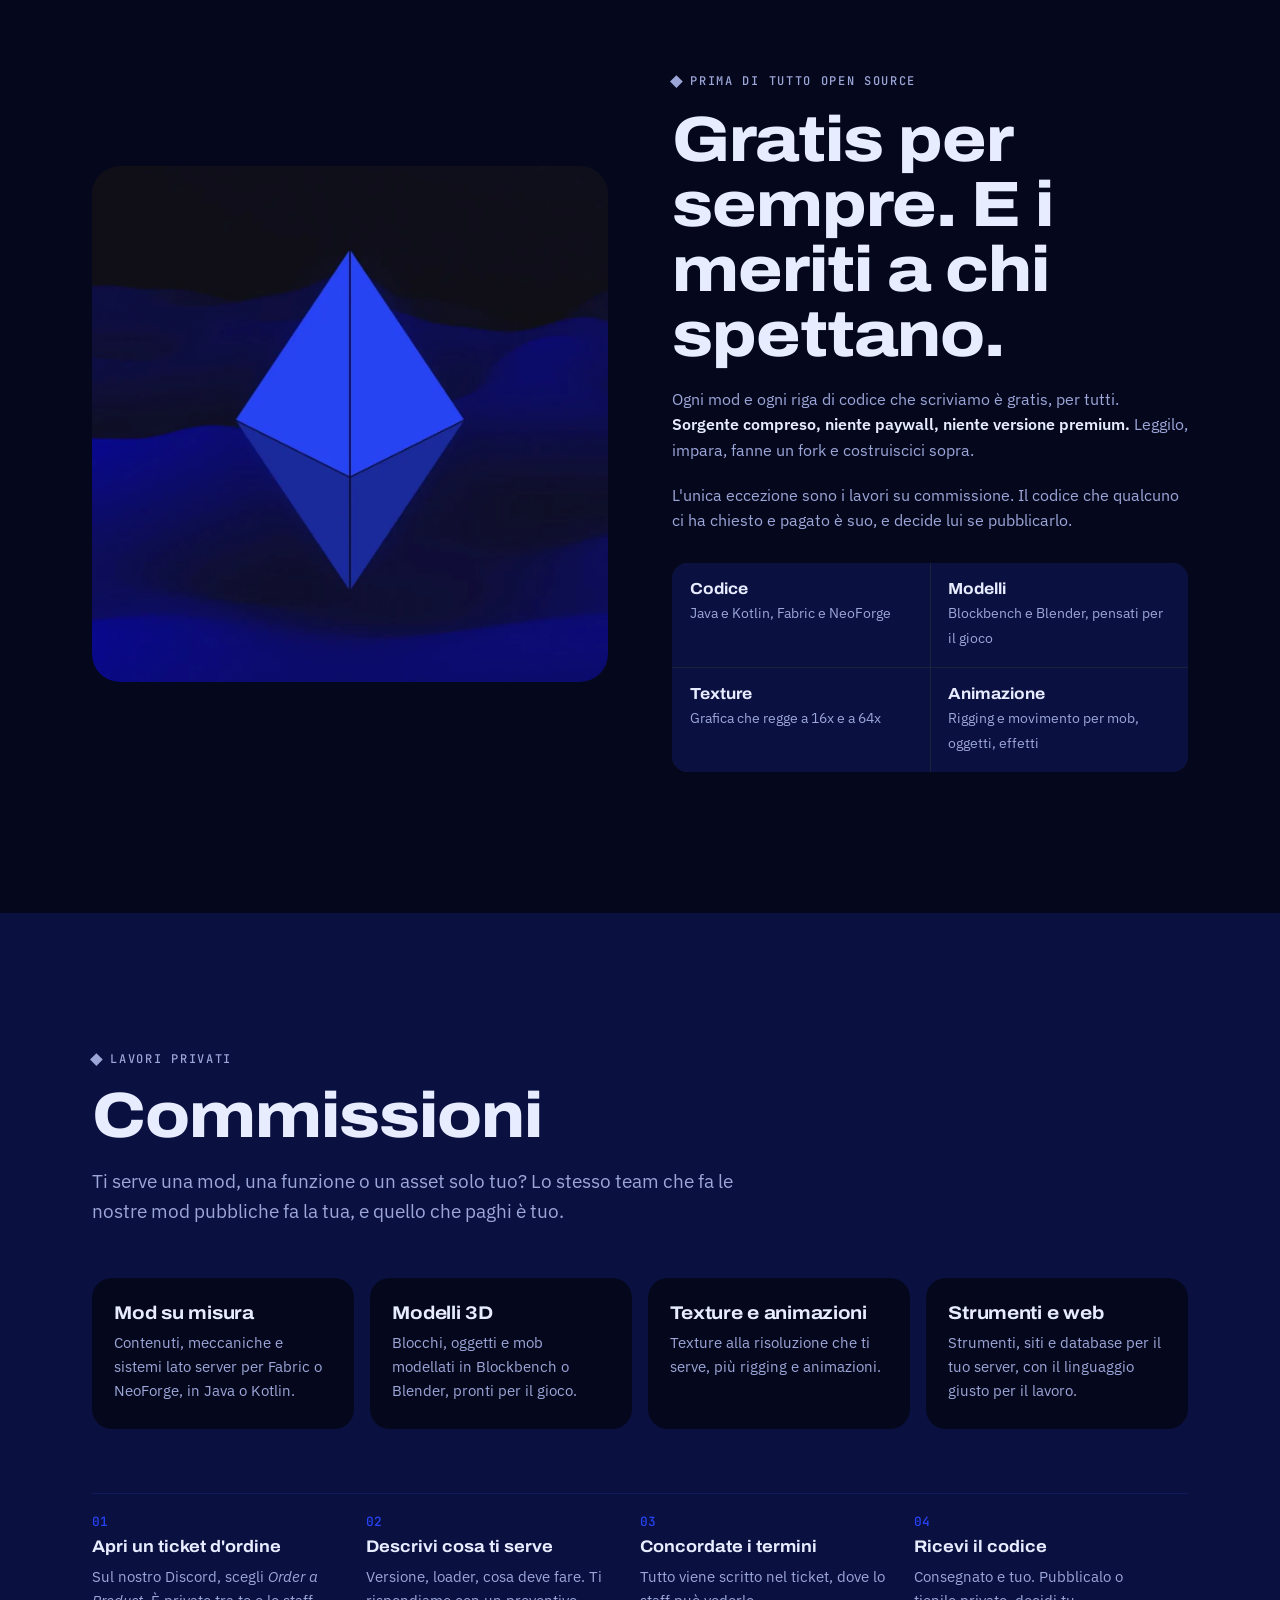
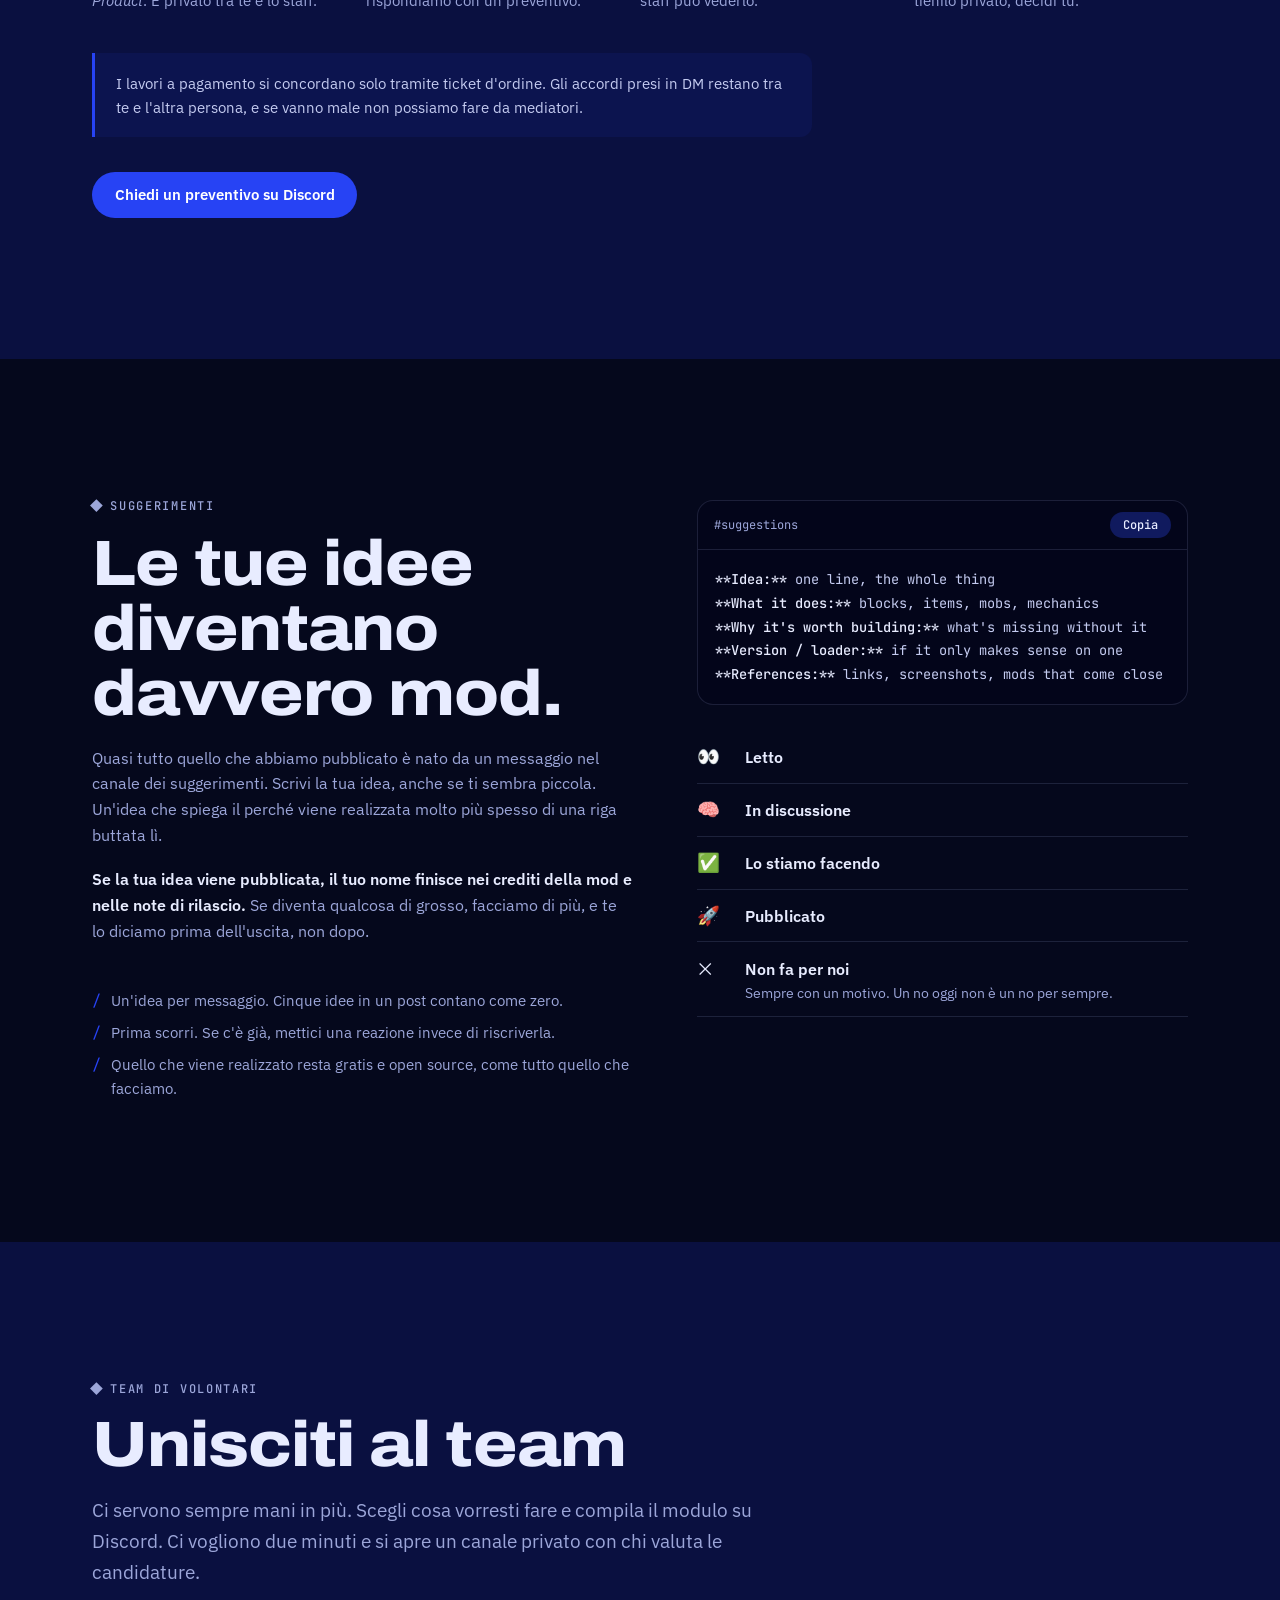
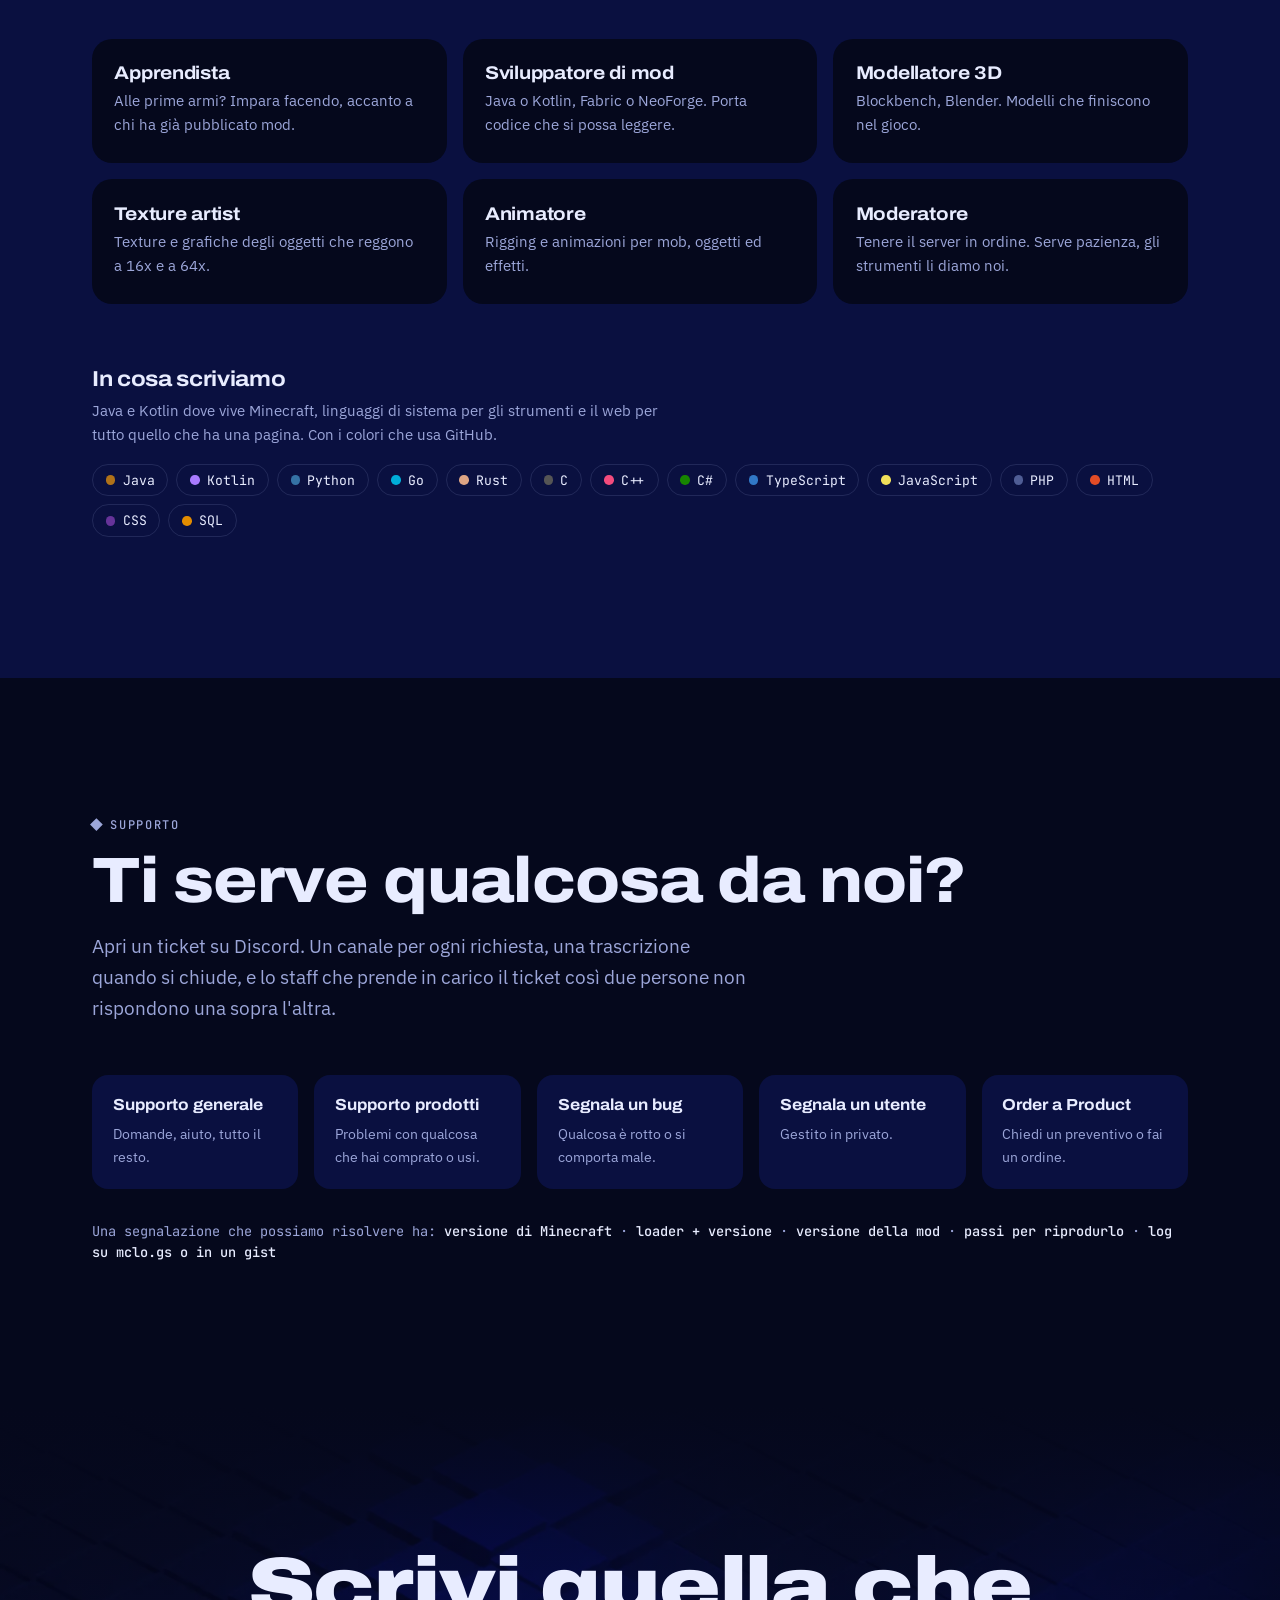
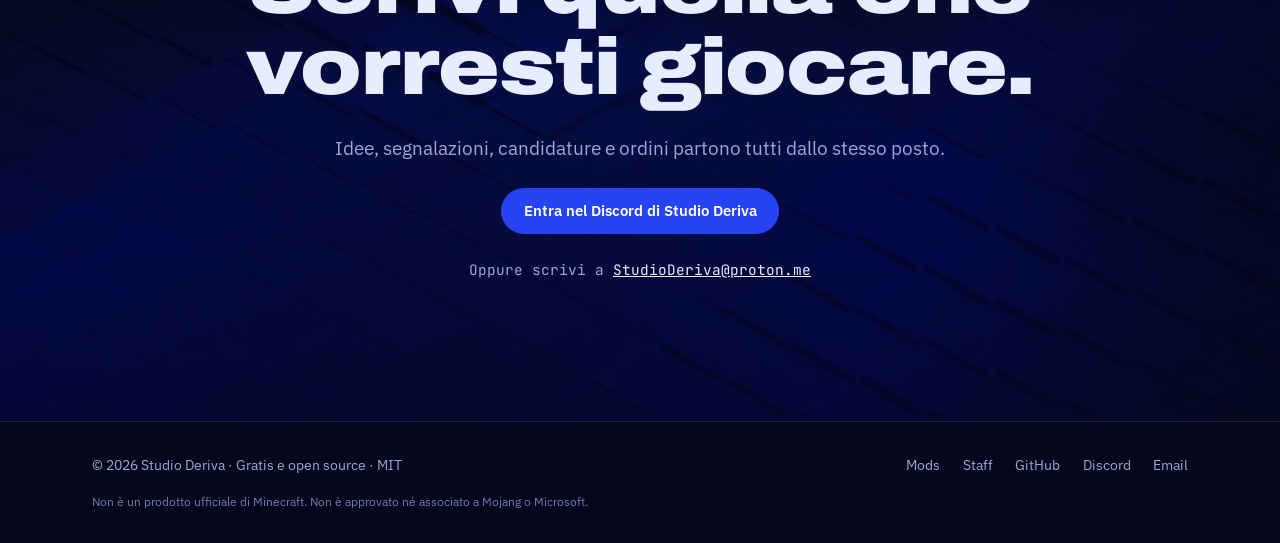
<file: it/index.html>
<!doctype html>
<!-- Generated by tools/build-it.mjs from index.html and assets/i18n.js. Edit those, not this file. -->
<html lang="it">
<head>
<meta charset="utf-8">
<meta name="viewport" content="width=device-width, initial-scale=1, viewport-fit=cover">
<title>Studio Deriva</title>
<meta name="claude:viewport-fit-sides" content="cover">
<meta name="description" content="Studio Deriva crea mod per Minecraft. Tutte gratis, tutte open source, sorgente compreso. Commissioni private su richiesta.">
<meta property="og:title" content="Studio Deriva">
<meta property="og:description" content="Mod di Minecraft. Gratis, open source, sorgente compreso.">
<meta property="og:type" content="website">
<meta property="og:url" content="https://studio-deriva.github.io/it/">
<meta property="og:site_name" content="Studio Deriva">
<meta property="og:locale" content="it_IT">
<meta property="og:locale:alternate" content="en_US">
<meta property="og:image" content="https://studio-deriva.github.io/assets/og-banner.jpg">
<meta name="twitter:card" content="summary_large_image">
<meta name="theme-color" content="#05081C">
<link rel="icon" href="../assets/logo.svg" type="image/svg+xml">
<link rel="canonical" href="https://studio-deriva.github.io/it/">
<link rel="alternate" hreflang="en" href="https://studio-deriva.github.io/">
<link rel="alternate" hreflang="it" href="https://studio-deriva.github.io/it/">
<link rel="alternate" hreflang="x-default" href="https://studio-deriva.github.io/">
<link rel="preconnect" href="https://fonts.googleapis.com">
<link rel="preconnect" href="https://fonts.gstatic.com" crossorigin>
<link rel="stylesheet" href="https://fonts.googleapis.com/css2?family=Archivo:wdth,wght@62..125,400..900&family=IBM+Plex+Sans:wght@400;500;600&family=JetBrains+Mono:wght@400;500&display=swap">
<link rel="stylesheet" href="../assets/site.css?v=202610190900">
<style>
/* Home: full-bleed number field with the mark, a scroll-lit statement, then the studio. */

/* Hero */
.hero {
  --tint: #3D5BFF;
  position: relative;
  min-height: max(620px, 100svh);
  display: grid; place-items: center;
  overflow: hidden;
  background: radial-gradient(120% 80% at 50% 45%, #0B1250 0%, var(--ink) 62%);
  cursor: crosshair;
  outline: none;
}
.hero canvas { position: absolute; inset: 0; display: block; }
.hero::after { content: ""; position: absolute; inset: auto 0 0 0; height: 30%; background: linear-gradient(transparent, var(--ink)); pointer-events: none; }
.hero-stage {
  --p: 0;
  position: relative; z-index: 1;
  display: grid; justify-items: center; text-align: center; gap: 1.4rem;
  padding: 6rem max(16px, env(safe-area-inset-right, 0px)) 5rem max(16px, env(safe-area-inset-left, 0px));
  transform: translateY(calc(var(--p) * -90px)) scale(calc(1 - var(--p) * .12));
  opacity: calc(1 - var(--p) * 1.4);
  pointer-events: none;
}
.hero-stage a { pointer-events: auto; }
.hero-mark {
  width: clamp(120px, 17vw, 210px); height: auto;
  filter: drop-shadow(0 0 50px color-mix(in srgb, var(--tint) 55%, transparent)) drop-shadow(0 30px 40px rgba(0, 0, 0, .5));
  transition: filter 1.2s var(--ease);
  animation: drift 8s ease-in-out infinite;
}
@keyframes drift { 0%, 100% { transform: translateY(0) rotate(0deg); } 50% { transform: translateY(-12px) rotate(1.2deg); } }
.hero h1 { font-size: clamp(3.2rem, 11vw, 9rem); font-weight: 900; font-stretch: 120%; letter-spacing: -.035em; line-height: .92; margin-top: .6rem; }
.hero .lede { color: #C4CBF0; text-align: center; max-width: 40ch; }
.hero-cta { display: flex; flex-wrap: wrap; justify-content: center; gap: .8rem; margin-top: .6rem; }
.hint {
  position: absolute; z-index: 1; left: 50%; bottom: calc(1.6rem + env(safe-area-inset-bottom, 0px)); transform: translateX(-50%);
  font: 400 .72rem/1 var(--f-mono); letter-spacing: .14em; text-transform: uppercase; color: var(--mist);
  display: flex; align-items: center; gap: .6rem; white-space: nowrap; pointer-events: none;
}
.hint i { width: .5rem; height: .5rem; border-radius: 50%; background: var(--tint); transition: background 1.2s; box-shadow: 0 0 12px var(--tint); }

/* Statement lit by scroll */
.statement { height: 260vh; position: relative; }
.statement-pin { position: sticky; top: 0; height: 100svh; display: grid; align-items: center; }
.statement p {
  font: 800 clamp(2rem, 5.6vw, 4.6rem)/1.08 var(--f-display); font-stretch: 110%; letter-spacing: -.02em;
  max-width: 20ch; text-wrap: balance;
}
.statement .w { color: var(--frost); opacity: .16; transition: opacity .35s var(--ease), color .35s; }
.statement .w.on { opacity: 1; }

/* Mod tiles */
.tiles { display: grid; grid-template-columns: repeat(2, minmax(0, 1fr)); gap: 1.2rem; }
@media (max-width: 860px) { .tiles { grid-template-columns: minmax(0, 1fr); } }
.tile {
  position: relative; overflow: hidden; border-radius: 28px;
  min-height: 560px; padding: clamp(2rem, 4vw, 3rem) clamp(1.5rem, 3.5vw, 2.6rem);
  display: grid; grid-template-rows: auto auto 1fr auto; justify-items: center; text-align: center; gap: .8rem;
  text-decoration: none;
}
.tile h3 { font-size: clamp(2rem, 4vw, 2.9rem); font-weight: 900; font-stretch: 115%; }
.tile p { font-size: 1.1rem; max-width: 30ch; }
.tile .links { display: flex; gap: 1.6rem; justify-content: center; flex-wrap: wrap; }
.tile img { width: clamp(150px, 22vw, 220px); align-self: center; transition: transform .6s var(--ease); }
.tile:hover img { transform: scale(1.06) rotate(-2deg); }
.tile-carves { background: #F66B38; color: #3B1220; }
.tile-carves::before {
  content: ""; position: absolute; inset: 0; opacity: .5; pointer-events: none;
  background-image: linear-gradient(#C0523C 0 0), linear-gradient(#C0523C 0 0), linear-gradient(#903F47 0 0), linear-gradient(#C0523C 0 0);
  background-size: 28px 28px; background-repeat: no-repeat;
  background-position: 8% 82%, 14% 88%, 90% 12%, 84% 18%;
}
.tile-carves .eyebrow, .tile-carves .more { color: #3B1220; }
.tile-carves img { image-rendering: pixelated; border-radius: 18px; box-shadow: 0 30px 60px rgba(59, 18, 32, .35); }
.tile-trades { background: linear-gradient(180deg, #172529, #0B1416); color: #E6F2EF; }
.tile-trades .eyebrow { color: #6ABCAE; }
.tile-trades .more { color: #6ABCAE; }
.alpha-badge { display: inline-flex; align-items: center; gap: .55rem; font: 700 .95rem/1 "IBM Plex Sans", sans-serif; color: #FF496E; background: rgba(255, 73, 110, .14); border: 1.5px solid rgba(255, 73, 110, .55); padding: .4rem .95rem .4rem .4rem; border-radius: 100px; box-shadow: 0 0 24px rgba(255, 73, 110, .25); vertical-align: middle; justify-self: center; white-space: nowrap; }
.alpha-badge i { font-style: normal; display: inline-grid; place-items: center; width: 1.7rem; height: 1.7rem; border-radius: 50%; background: rgba(255, 73, 110, .25); font-weight: 800; }
.alpha-badge.sm { font-size: .8rem; padding: .25rem .7rem .25rem .25rem; gap: .4rem; box-shadow: none; }
.alpha-badge.sm i { width: 1.3rem; height: 1.3rem; }
.tile > .alpha-badge.corner { position: absolute; top: 1.1rem; right: 1.1rem; font-size: .8rem; padding: .25rem .7rem .25rem .25rem; gap: .4rem; box-shadow: none; }
.tile > .alpha-badge.corner i { width: 1.3rem; height: 1.3rem; }
.tile .eyebrow { max-width: none; white-space: nowrap; }
@media (max-width: 480px) { .tile .eyebrow { font-size: .66rem; letter-spacing: .06em; } }
.tile-trades img { filter: drop-shadow(0 30px 60px rgba(0, 0, 0, .5)); border-radius: 22%; box-shadow: 0 0 0 1px rgba(106, 188, 174, .2); }
.tile > * { position: relative; }
.tile-blurb { margin: 0 auto 1.2rem; }
.all-mods { display: flex; justify-content: center; margin-top: 2.2rem; }
.all-mods .more { color: var(--frost); font-size: 1.05rem; }

/* Numbers */
.stats { display: grid; grid-template-columns: repeat(4, minmax(0, 1fr)); gap: 2rem 1.5rem; }
@media (max-width: 860px) { .stats { grid-template-columns: repeat(2, minmax(0, 1fr)); } }
.stat { display: grid; gap: .4rem; border-top: 1px solid var(--line); padding-top: 1.2rem; align-content: start; }
.stat b { font: 900 clamp(3rem, 7vw, 5.5rem)/1 var(--f-display); font-stretch: 125%; color: var(--cobalt); font-variant-numeric: tabular-nums; letter-spacing: -.03em; }
.stat span { color: var(--mist); font-size: .95rem; max-width: 24ch; }
.stat code { color: var(--frost); }

/* Open source split */
.split { display: grid; grid-template-columns: minmax(0, 1fr) minmax(0, 1fr); gap: clamp(2rem, 5vw, 4.5rem); align-items: center; }
@media (max-width: 860px) { .split { grid-template-columns: minmax(0, 1fr); } }
.split-art { border-radius: 28px; overflow: hidden; aspect-ratio: 1 / 1; max-width: 100%; }
.split-art img { width: 100%; height: 100%; object-fit: cover; }
.prose { display: grid; gap: 1.2rem; }
.prose p { color: var(--mist); max-width: 60ch; }
.prose p strong { color: var(--frost); font-weight: 600; }
.pillars { display: grid; grid-template-columns: repeat(2, minmax(0, 1fr)); gap: 1px; background: var(--line); border-radius: 16px; overflow: hidden; margin-top: .6rem; }
.pillars div { background: var(--deep); padding: 1rem 1.1rem; }
.pillars b { display: block; font: 700 1rem/1.3 var(--f-display); font-stretch: 108%; }
.pillars span { font-size: .88rem; color: var(--mist); }

/* Commissions */
.offer { display: grid; grid-template-columns: repeat(auto-fit, minmax(min(100%, 240px), 1fr)); gap: 1rem; margin-bottom: 4rem; }
.offer div { padding: 1.6rem 1.4rem; border-radius: 20px; background: var(--ink); display: grid; gap: .5rem; align-content: start; }
.offer h3 { font-size: 1.15rem; }
.offer p { color: var(--mist); font-size: .94rem; }
.steps { list-style: none; margin: 0; padding: 0; display: grid; grid-template-columns: repeat(auto-fit, minmax(min(100%, 220px), 1fr)); counter-reset: step; border-top: 1px solid var(--deep-2); }
.steps li { counter-increment: step; padding: 1.4rem 1.4rem 0 0; display: grid; gap: .45rem; align-content: start; }
.steps li::before { content: "0" counter(step); font: 500 .8rem/1 var(--f-mono); color: var(--cobalt); }
.steps b { font: 700 1.05rem/1.3 var(--f-display); font-stretch: 108%; }
.steps span { color: var(--mist); font-size: .94rem; }
.note { margin-top: 2.5rem; padding: 1.1rem 1.3rem; border-left: 3px solid var(--cobalt); background: rgba(39, 67, 244, .08); color: #C4CBF0; font-size: .95rem; max-width: 80ch; border-radius: 0 12px 12px 0; }
.row-cta { display: flex; flex-wrap: wrap; gap: .8rem; margin-top: 2.2rem; }

/* Ideas */
.ideas { display: grid; grid-template-columns: minmax(0, 1.1fr) minmax(0, 1fr); gap: clamp(2rem, 5vw, 4rem); align-items: start; }
@media (max-width: 900px) { .ideas { grid-template-columns: minmax(0, 1fr); } }
.template { background: #03051A; border: 1px solid var(--line); border-radius: 16px; overflow: hidden; min-width: 0; }
.template-bar { display: flex; justify-content: space-between; align-items: center; padding: .7rem 1rem; border-bottom: 1px solid var(--line); font: 400 .75rem/1 var(--f-mono); color: var(--mist); }
.copy-btn { font: 500 .75rem/1 var(--f-mono); background: var(--deep-2); color: var(--frost); border: 0; padding: .45rem .8rem; border-radius: 100px; cursor: pointer; }
.copy-btn:hover { background: var(--cobalt); }
.template pre { margin: 0; padding: 1.1rem; overflow-x: auto; font: 400 .85rem/1.75 var(--f-mono); color: #C4CBF0; }
.template pre b { color: var(--frost); font-weight: 500; }
.status { list-style: none; margin: 1.6rem 0 0; padding: 0; display: grid; }
.status li { display: grid; grid-template-columns: 2.2rem 1fr; gap: .8rem; align-items: baseline; padding: .7rem 0; border-bottom: 1px solid var(--line); }
.status li span:first-child { font-size: 1.15rem; }
.status li b { font-weight: 600; }
.status li small { display: block; color: var(--mist); font-size: .88rem; }
.rules { margin: 1.6rem 0 0; padding: 0; list-style: none; display: grid; gap: .5rem; color: var(--mist); font-size: .94rem; }
.rules li { padding-left: 1.2rem; position: relative; }
.rules li::before { content: "/"; position: absolute; left: 0; color: var(--cobalt); font-family: var(--f-mono); }

/* Team */
.roles { display: grid; grid-template-columns: repeat(auto-fit, minmax(min(100%, 300px), 1fr)); gap: 1rem; }
.roles div { background: var(--ink); padding: 1.6rem 1.4rem; display: grid; gap: .4rem; border-radius: 20px; align-content: start; }
.roles h3 { font-size: 1.15rem; }
.roles p { color: var(--mist); font-size: .94rem; }
.langs-head { margin: 4rem 0 1.1rem; display: grid; gap: .5rem; }
.langs-head p { color: var(--mist); max-width: 65ch; font-size: .95rem; }
.langs { display: flex; flex-wrap: wrap; gap: .5rem; list-style: none; margin: 0; padding: 0; }
.langs li { display: inline-flex; align-items: center; gap: .45rem; font: 400 .82rem/1 var(--f-mono); padding: .55rem .8rem; border: 1px solid var(--line); border-radius: 100px; }
.langs li::before { content: ""; width: .6rem; height: .6rem; border-radius: 50%; background: var(--c); }

/* Support */
.tickets { display: grid; grid-template-columns: repeat(auto-fit, minmax(min(100%, 200px), 1fr)); gap: 1rem; }
.tickets div { padding: 1.3rem; border-radius: 16px; background: var(--deep); display: grid; gap: .35rem; align-content: start; }
.tickets b { font: 700 1rem/1.3 var(--f-display); font-stretch: 108%; }
.tickets span { color: var(--mist); font-size: .9rem; }
.bugline { margin-top: 2rem; font: 400 .85rem/1.6 var(--f-mono); color: var(--mist); }
.bugline b { color: var(--frost); font-weight: 500; }

/* Closing */
.cta { position: relative; overflow: hidden; background: var(--ink) url("../assets/hero-tiles.webp") center 70% / cover no-repeat; }
.cta::before { content: ""; position: absolute; inset: 0; background: linear-gradient(var(--ink), rgba(5, 8, 28, .55) 40%, rgba(5, 8, 28, .7)); }
.cta .wrap { position: relative; display: grid; gap: 1.5rem; justify-items: center; text-align: center; }
.cta-mail { font: 400 .9rem/1.6 var(--f-mono); color: var(--mist); }
.cta-mail a { color: var(--frost); }
.cta h2 { font-size: clamp(2.4rem, 6.5vw, 5rem); font-weight: 900; font-stretch: 118%; }

@media (prefers-reduced-motion: reduce) {
  .hero-mark { animation: none; }
  .statement { height: auto; }
  .statement-pin { position: static; height: auto; padding-block: 6rem; }
}
</style>
</head>
<body>

<header class="site-header">
  <div class="wrap nav">
    <a class="brand" href="#top"><img src="../assets/logo.svg" alt="" width="17" height="25">Studio Deriva</a>
    <ul class="nav-links">
      <li><a href="mods.html">Mods</a></li>
      <li><a href="staff.html">Staff</a></li>
      <li><a href="modscan.html">modscan</a></li>
      <li><a href="#open-source">Open source</a></li>
      <li><a href="#commissions">Commissioni</a></li>
      <li><a href="#ideas">Idee</a></li>
      <li><a href="#team">Unisciti al team</a></li>
    </ul>
    <a class="btn btn-primary" href="https://discord.gg/pQPWr7vfHu" target="_blank" rel="noopener">Discord</a>
  </div>
</header>

<main id="top">
  <div class="hero" data-field data-progress="leave" tabindex="0" aria-label="Campo di caratteri. Muovi il cursore per illuminarlo, clicca per colorarlo.">
    <canvas aria-hidden="true"></canvas>
    <div class="hero-stage">
      <img class="hero-mark" src="../assets/logo.svg" alt="Logo di Studio Deriva, un ottaedro blu" width="210" height="311">
      <h1>Studio Deriva</h1>
      <p class="lede">Mod di Minecraft. Gratis, open source, sorgente compreso.</p>
      <div class="hero-cta">
        <a class="btn btn-primary" href="mods.html">Guarda le mod</a>
        <a class="btn btn-ghost" href="#commissions">Commissiona un lavoro</a>
      </div>
    </div>
    <p class="hint"><i></i>Muovi il cursore · clicca ovunque</p>
  </div>

  <div class="statement" data-progress>
    <div class="statement-pin">
      <div class="wrap">
        <p data-words>Facciamo mod di Minecraft. Tutte gratis. Tutte open source, sorgente compreso. Niente versioni premium, niente pubblicità per scaricare, mai.</p>
      </div>
    </div>
  </div>

  <section id="mods">
    <div class="wrap">
      <div class="section-head center reveal">
        <p class="eyebrow">Cosa abbiamo pubblicato</p>
        <h2>Le nostre mod</h2>
      </div>
      <div class="tiles">
        <a class="tile tile-carves reveal-scale" href="mods.html#carves-and-crafts">
          <p class="eyebrow">Fabric 1.21.11</p>
          <h3>Carves &amp; Crafts</h3>
          <img src="../assets/mods/carves-and-crafts.png" alt="Logo di Carves &amp; Crafts, una zucca intagliata in pixel art" width="220" height="220" loading="lazy">
          <div>
            <p class="tile-blurb">Intaglia e dipingi zucche pixel per pixel, poi accendile.</p>
            <div class="links"><span class="more">Scopri di più</span></div>
          </div>
        </a>
        <a class="tile tile-trades reveal-scale" href="mods.html#bettertrades">
          <p class="eyebrow">Cobblemon · Fabric 1.21.1</p>
          <h3>BetterTrades</h3>
          <img src="../assets/mods/bettertrades.svg" alt="Logo di BetterTrades, una freccia verde acqua e una ambra in direzioni opposte" width="220" height="220" loading="lazy">
          <div>
            <p class="tile-blurb">Pokémon, oggetti e soldi in un solo scambio sicuro, lato server.</p>
            <div class="links"><span class="more">Scopri di più</span></div>
          </div>
        </a>
      </div>
      <div class="all-mods"><a class="more" href="mods.html">Tutte le mod, specifiche e audit</a></div>
    </div>
  </section>

  <section class="band">
    <div class="wrap">
      <div class="stats">
        <div class="stat reveal"><b data-count="2">2</b><span>mod pubblicate, entrambe con licenza MIT</span></div>
        <div class="stat reveal"><b data-count="79">79</b><span>test automatici che puoi lanciare con <code>./gradlew test</code></span></div>
        <div class="stat reveal"><b data-count="66">66</b><span>bug trovati nei nostri audit, documentati e pubblicati</span></div>
        <div class="stat reveal"><b>0</b><span>versioni premium, paywall o download dietro pubblicità</span></div>
      </div>
    </div>
  </section>

  <section id="open-source">
    <div class="wrap split">
      <div class="split-art reveal-scale"><img src="../assets/octahedron-dunes.webp" alt="" width="1200" height="1156" loading="lazy"></div>
      <div class="prose reveal">
        <p class="eyebrow">Prima di tutto open source</p>
        <h2>Gratis per sempre. E i meriti a chi spettano.</h2>
        <p>Ogni mod e ogni riga di codice che scriviamo è gratis, per tutti. <strong>Sorgente compreso, niente paywall, niente versione premium.</strong> Leggilo, impara, fanne un fork e costruiscici sopra.</p>
        <p>L'unica eccezione sono i lavori su commissione. Il codice che qualcuno ci ha chiesto e pagato è suo, e decide lui se pubblicarlo.</p>
        <div class="pillars">
          <div><b>Codice</b><span>Java e Kotlin, Fabric e NeoForge</span></div>
          <div><b>Modelli</b><span>Blockbench e Blender, pensati per il gioco</span></div>
          <div><b>Texture</b><span>Grafica che regge a 16x e a 64x</span></div>
          <div><b>Animazione</b><span>Rigging e movimento per mob, oggetti, effetti</span></div>
        </div>
      </div>
    </div>
  </section>

  <section id="commissions" class="band">
    <div class="wrap">
      <div class="section-head reveal">
        <p class="eyebrow">Lavori privati</p>
        <h2>Commissioni</h2>
        <p class="lede">Ti serve una mod, una funzione o un asset solo tuo? Lo stesso team che fa le nostre mod pubbliche fa la tua, e quello che paghi è tuo.</p>
      </div>
      <div class="offer">
        <div class="reveal"><h3>Mod su misura</h3><p>Contenuti, meccaniche e sistemi lato server per Fabric o NeoForge, in Java o Kotlin.</p></div>
        <div class="reveal"><h3>Modelli 3D</h3><p>Blocchi, oggetti e mob modellati in Blockbench o Blender, pronti per il gioco.</p></div>
        <div class="reveal"><h3>Texture e animazioni</h3><p>Texture alla risoluzione che ti serve, più rigging e animazioni.</p></div>
        <div class="reveal"><h3>Strumenti e web</h3><p>Strumenti, siti e database per il tuo server, con il linguaggio giusto per il lavoro.</p></div>
      </div>
      <ol class="steps reveal">
        <li><b>Apri un ticket d'ordine</b><span>Sul nostro Discord, scegli <em>Order a Product</em>. È privato tra te e lo staff.</span></li>
        <li><b>Descrivi cosa ti serve</b><span>Versione, loader, cosa deve fare. Ti rispondiamo con un preventivo.</span></li>
        <li><b>Concordate i termini</b><span>Tutto viene scritto nel ticket, dove lo staff può vederlo.</span></li>
        <li><b>Ricevi il codice</b><span>Consegnato e tuo. Pubblicalo o tienilo privato, decidi tu.</span></li>
      </ol>
      <p class="note">I lavori a pagamento si concordano solo tramite ticket d'ordine. Gli accordi presi in DM restano tra te e l'altra persona, e se vanno male non possiamo fare da mediatori.</p>
      <div class="row-cta"><a class="btn btn-primary" href="https://discord.gg/pQPWr7vfHu" target="_blank" rel="noopener">Chiedi un preventivo su Discord</a></div>
    </div>
  </section>

  <section id="ideas">
    <div class="wrap ideas">
      <div class="prose reveal">
        <p class="eyebrow">Suggerimenti</p>
        <h2>Le tue idee diventano davvero mod.</h2>
        <p>Quasi tutto quello che abbiamo pubblicato è nato da un messaggio nel canale dei suggerimenti. Scrivi la tua idea, anche se ti sembra piccola. Un'idea che spiega il perché viene realizzata molto più spesso di una riga buttata lì.</p>
        <p><strong>Se la tua idea viene pubblicata, il tuo nome finisce nei crediti della mod e nelle note di rilascio.</strong> Se diventa qualcosa di grosso, facciamo di più, e te lo diciamo prima dell'uscita, non dopo.</p>
        <ul class="rules">
          <li>Un'idea per messaggio. Cinque idee in un post contano come zero.</li>
          <li>Prima scorri. Se c'è già, mettici una reazione invece di riscriverla.</li>
          <li>Quello che viene realizzato resta gratis e open source, come tutto quello che facciamo.</li>
        </ul>
      </div>
      <div class="reveal">
        <div class="template">
          <div class="template-bar"><span>#suggestions</span><button class="copy-btn" type="button" data-copy="template-text">Copia</button></div>
<pre id="template-text"><b>**Idea:**</b> one line, the whole thing
<b>**What it does:**</b> blocks, items, mobs, mechanics
<b>**Why it's worth building:**</b> what's missing without it
<b>**Version / loader:**</b> if it only makes sense on one
<b>**References:**</b> links, screenshots, mods that come close</pre>
        </div>
        <ul class="status" aria-label="Cosa significano le reazioni dello staff">
          <li><span>👀</span><span><b>Letto</b></span></li>
          <li><span>🧠</span><span><b>In discussione</b></span></li>
          <li><span>✅</span><span><b>Lo stiamo facendo</b></span></li>
          <li><span>🚀</span><span><b>Pubblicato</b></span></li>
          <li><span>❌</span><span><b>Non fa per noi</b><small>Sempre con un motivo. Un no oggi non è un no per sempre.</small></span></li>
        </ul>
      </div>
    </div>
  </section>

  <section id="team" class="band">
    <div class="wrap">
      <div class="section-head reveal">
        <p class="eyebrow">Team di volontari</p>
        <h2>Unisciti al team</h2>
        <p class="lede">Ci servono sempre mani in più. Scegli cosa vorresti fare e compila il modulo su Discord. Ci vogliono due minuti e si apre un canale privato con chi valuta le candidature.</p>
      </div>
      <div class="roles">
        <div class="reveal"><h3>Apprendista</h3><p>Alle prime armi? Impara facendo, accanto a chi ha già pubblicato mod.</p></div>
        <div class="reveal"><h3>Sviluppatore di mod</h3><p>Java o Kotlin, Fabric o NeoForge. Porta codice che si possa leggere.</p></div>
        <div class="reveal"><h3>Modellatore 3D</h3><p>Blockbench, Blender. Modelli che finiscono nel gioco.</p></div>
        <div class="reveal"><h3>Texture artist</h3><p>Texture e grafiche degli oggetti che reggono a 16x e a 64x.</p></div>
        <div class="reveal"><h3>Animatore</h3><p>Rigging e animazioni per mob, oggetti ed effetti.</p></div>
        <div class="reveal"><h3>Moderatore</h3><p>Tenere il server in ordine. Serve pazienza, gli strumenti li diamo noi.</p></div>
      </div>
      <div class="langs-head reveal">
        <h3>In cosa scriviamo</h3>
        <p>Java e Kotlin dove vive Minecraft, linguaggi di sistema per gli strumenti e il web per tutto quello che ha una pagina. Con i colori che usa GitHub.</p>
      </div>
      <ul class="langs reveal">
        <li style="--c:#b07219">Java</li>
        <li style="--c:#A97BFF">Kotlin</li>
        <li style="--c:#3572A5">Python</li>
        <li style="--c:#00ADD8">Go</li>
        <li style="--c:#dea584">Rust</li>
        <li style="--c:#555555">C</li>
        <li style="--c:#f34b7d">C++</li>
        <li style="--c:#178600">C#</li>
        <li style="--c:#3178c6">TypeScript</li>
        <li style="--c:#f1e05a">JavaScript</li>
        <li style="--c:#4F5D95">PHP</li>
        <li style="--c:#e34c26">HTML</li>
        <li style="--c:#663399">CSS</li>
        <li style="--c:#e38c00">SQL</li>
      </ul>
    </div>
  </section>

  <section id="support">
    <div class="wrap">
      <div class="section-head reveal">
        <p class="eyebrow">Supporto</p>
        <h2>Ti serve qualcosa da noi?</h2>
        <p class="lede">Apri un ticket su Discord. Un canale per ogni richiesta, una trascrizione quando si chiude, e lo staff che prende in carico il ticket così due persone non rispondono una sopra l'altra.</p>
      </div>
      <div class="tickets">
        <div class="reveal"><b>Supporto generale</b><span>Domande, aiuto, tutto il resto.</span></div>
        <div class="reveal"><b>Supporto prodotti</b><span>Problemi con qualcosa che hai comprato o usi.</span></div>
        <div class="reveal"><b>Segnala un bug</b><span>Qualcosa è rotto o si comporta male.</span></div>
        <div class="reveal"><b>Segnala un utente</b><span>Gestito in privato.</span></div>
        <div class="reveal"><b>Order a Product</b><span>Chiedi un preventivo o fai un ordine.</span></div>
      </div>
      <p class="bugline">Una segnalazione che possiamo risolvere ha: <b>versione di Minecraft</b> · <b>loader + versione</b> · <b>versione della mod</b> · <b>passi per riprodurlo</b> · <b>log su mclo.gs o in un gist</b></p>
    </div>
  </section>

  <section class="cta">
    <div class="wrap">
      <h2 class="reveal">Scrivi quella che vorresti giocare.</h2>
      <p class="lede">Idee, segnalazioni, candidature e ordini partono tutti dallo stesso posto.</p>
      <a class="btn btn-primary" href="https://discord.gg/pQPWr7vfHu" target="_blank" rel="noopener">Entra nel Discord di Studio Deriva</a>
      <p class="cta-mail">Oppure scrivi a <a href="mailto:StudioDeriva@proton.me">StudioDeriva@proton.me</a></p>
    </div>
  </section>
</main>

<footer>
  <div class="wrap foot">
    <p class="legal">Non è un prodotto ufficiale di Minecraft. Non è approvato né associato a Mojang o Microsoft.</p>
    <span>© 2026 Studio Deriva · Gratis e open source · MIT</span>
    <nav>
      <a href="mods.html">Mods</a>
      <a href="staff.html">Staff</a>
      <a href="https://github.com/Studio-Deriva" target="_blank" rel="noopener">GitHub</a>
      <a href="https://discord.gg/pQPWr7vfHu" target="_blank" rel="noopener">Discord</a>
      <a href="mailto:StudioDeriva@proton.me">Email</a>
    </nav>
  </div>
</footer>

<script src="../assets/i18n.js?v=202611250035"></script>
<script src="../assets/site.js?v=202610161900"></script>
<script src="../assets/field.js?v=202610181200"></script>
</body>
</html>
</file>
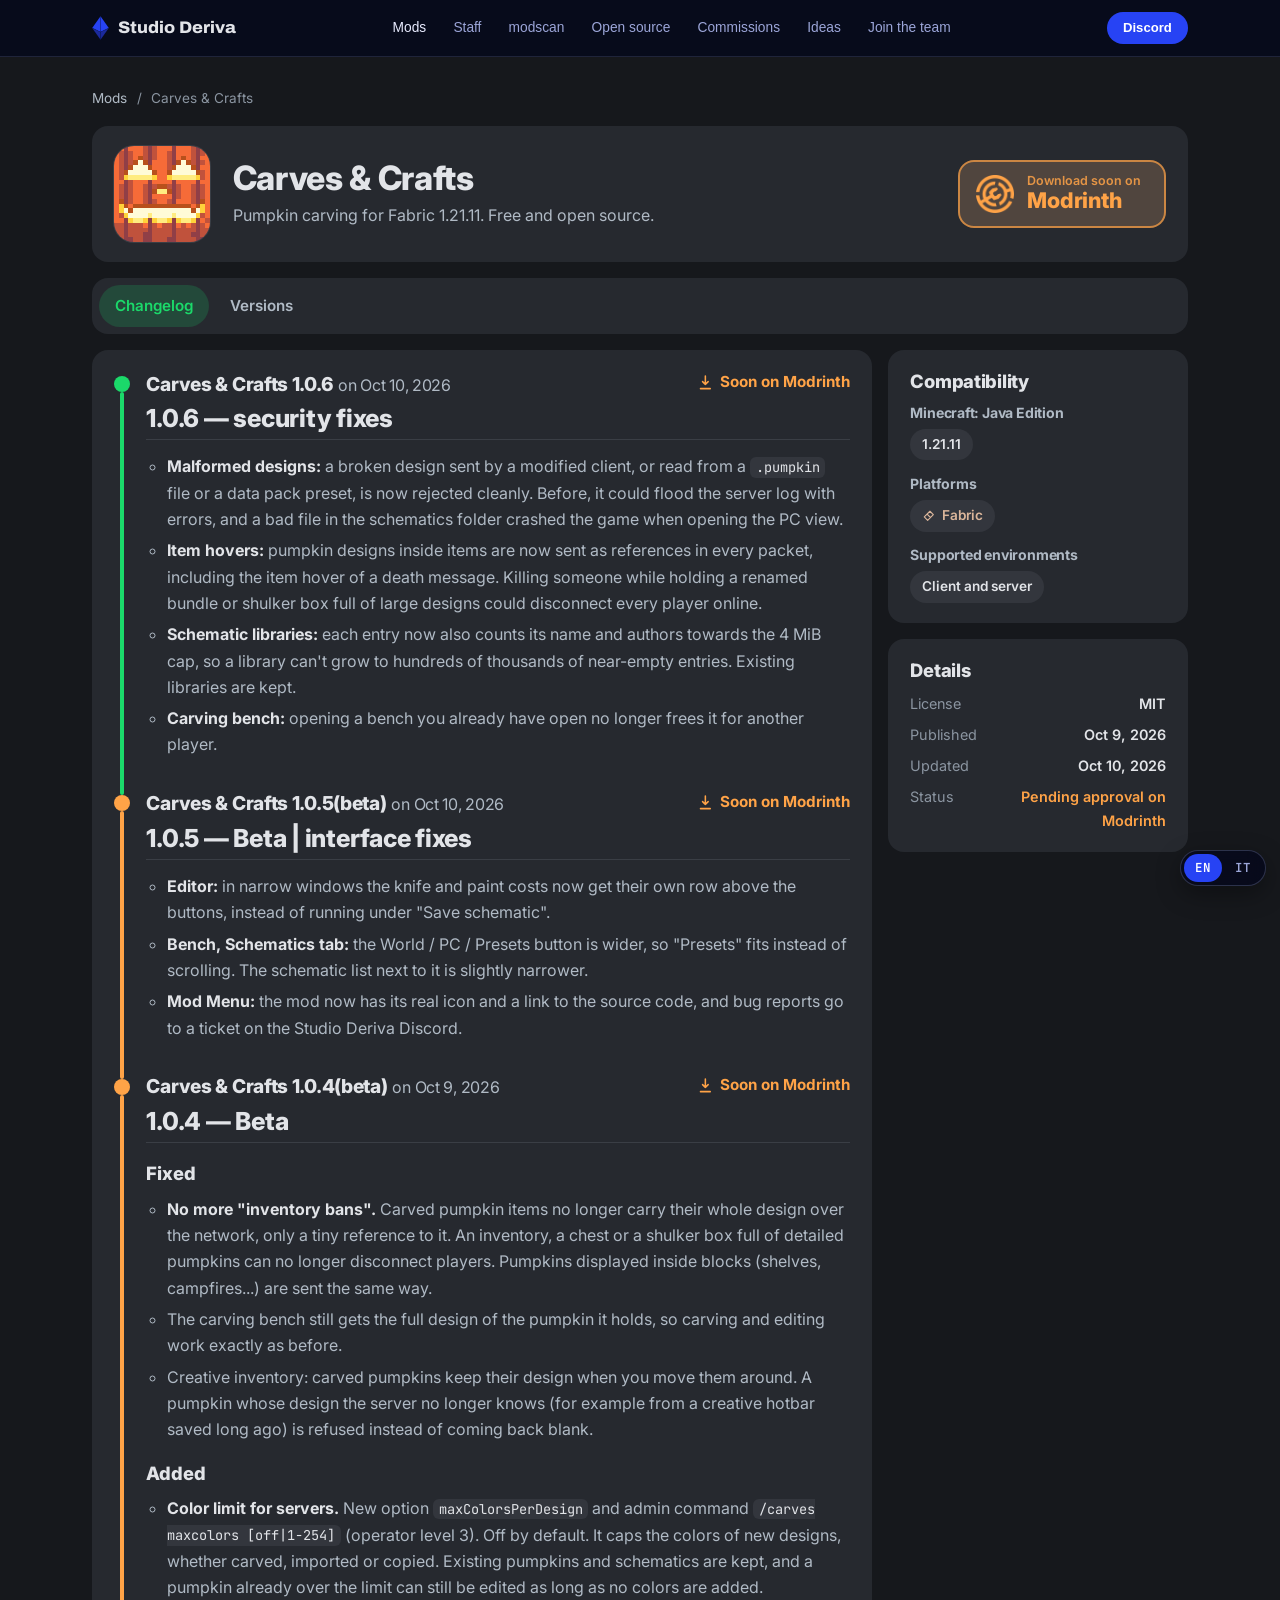
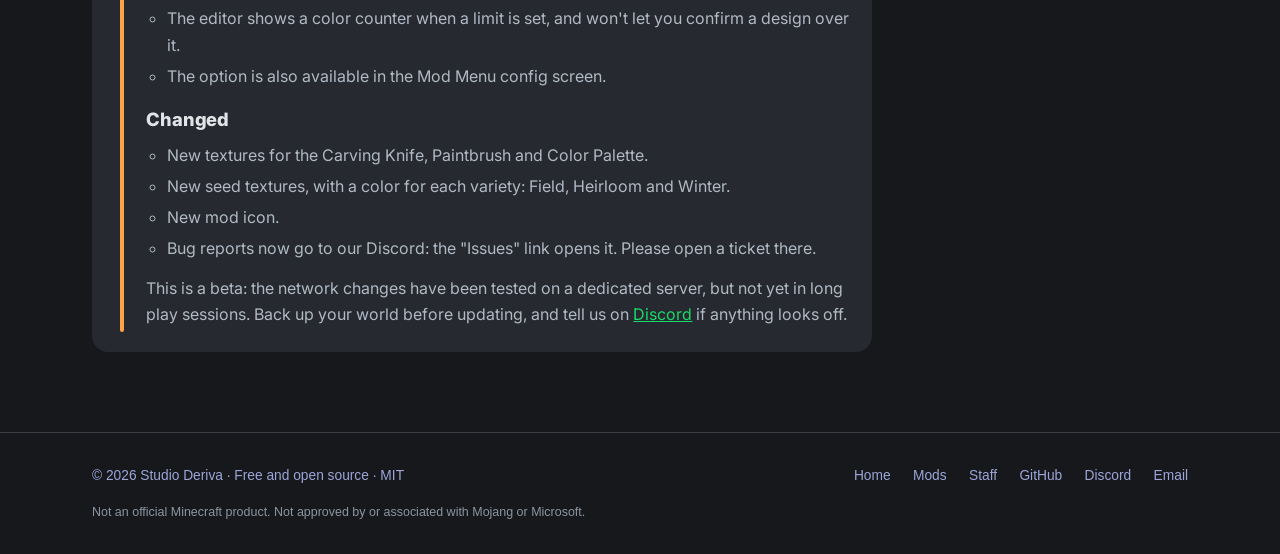
<file: carves-and-crafts.html>
<!doctype html>
<html lang="en">
<head>
<meta charset="utf-8">
<meta name="viewport" content="width=device-width, initial-scale=1, viewport-fit=cover">
<title>Carves &amp; Crafts</title>
<meta name="claude:viewport-fit-sides" content="cover">
<meta name="description" content="Carves & Crafts: pumpkin carving for Fabric 1.21.11. Changelog, versions and details. Free and open source by Studio Deriva.">
<meta property="og:title" content="Carves & Crafts">
<meta property="og:type" content="website">
<meta property="og:url" content="https://studio-deriva.github.io/carves-and-crafts.html">
<meta property="og:description" content="Carves & Crafts: pumpkin carving for Fabric 1.21.11. Changelog, versions and details. Free and open source by Studio Deriva.">
<meta property="og:site_name" content="Studio Deriva">
<meta property="og:locale" content="en_US">
<meta property="og:locale:alternate" content="it_IT">
<meta property="og:image" content="https://studio-deriva.github.io/assets/mods/carves-and-crafts.png">
<meta name="twitter:card" content="summary">
<meta name="theme-color" content="#16181C">
<link rel="icon" href="assets/mods/carves-and-crafts.png" type="image/png">
<link rel="canonical" href="https://studio-deriva.github.io/carves-and-crafts.html">
<link rel="alternate" hreflang="en" href="https://studio-deriva.github.io/carves-and-crafts.html">
<link rel="alternate" hreflang="it" href="https://studio-deriva.github.io/it/carves-and-crafts.html">
<link rel="alternate" hreflang="x-default" href="https://studio-deriva.github.io/carves-and-crafts.html">
<link rel="preconnect" href="https://fonts.googleapis.com">
<link rel="preconnect" href="https://fonts.gstatic.com" crossorigin>
<link rel="stylesheet" href="https://fonts.googleapis.com/css2?family=Archivo:wdth,wght@62..125,400..900&family=Inter:wght@400;500;600;700;800&family=JetBrains+Mono:wght@400;500&display=swap">
<link rel="stylesheet" href="assets/site.css?v=202610190900">
<link rel="stylesheet" href="assets/mod-page.css?v=202610161900">
</head>
<body class="mod-page">

<header class="site-header always">
  <div class="wrap nav">
    <a class="brand" href="index.html"><img src="assets/logo.svg" alt="" width="17" height="25">Studio Deriva</a>
    <ul class="nav-links">
      <li><a href="mods.html" aria-current="page">Mods</a></li>
      <li><a href="staff.html">Staff</a></li>
      <li><a href="modscan.html">modscan</a></li>
      <li><a href="index.html#open-source">Open source</a></li>
      <li><a href="index.html#commissions">Commissions</a></li>
      <li><a href="index.html#ideas">Ideas</a></li>
      <li><a href="index.html#team">Join the team</a></li>
    </ul>
    <a class="btn btn-primary" href="https://discord.gg/pQPWr7vfHu" target="_blank" rel="noopener">Discord</a>
  </div>
</header>

<main class="mp" data-mod="carves-and-crafts">
  <div class="wrap">
    <p class="crumbs"><a href="mods.html">Mods</a> <span aria-hidden="true">/</span> Carves &amp; Crafts</p>

    <!-- Project header -->
    <section class="mp-head card">
      <img class="mp-icon" src="assets/mods/carves-and-crafts.png" alt="" width="96" height="96">
      <div class="mp-title">
        <h1>Carves &amp; Crafts</h1>
        <p class="mp-summary">Pumpkin carving for Fabric 1.21.11. Free and open source.</p>
      </div>
      <div class="mp-actions" data-download-slot>
        <!-- Orange while the project waits for Modrinth's review; turns green with a link once it is live. -->
        <span class="mr-btn soon" data-download>
          <i class="mr-logo" aria-hidden="true"></i>
          <span><small data-download-kicker>Download soon on</small><b>Modrinth</b></span>
        </span>
      </div>
    </section>

    <nav class="mp-tabs card" aria-label="Project sections">
      <a href="#changelog" data-tab="changelog">Changelog</a>
      <a href="#versions" data-tab="versions">Versions</a>
    </nav>

    <div class="mp-body">
      <div class="mp-main">
        <!-- Changelog: filled from data/mods/carves-and-crafts.json -->
        <section class="card" data-panel="changelog">
          <ol class="timeline" data-changelog></ol>
        </section>

        <!-- Versions -->
        <section class="card versions-card" data-panel="versions" hidden>
          <div class="versions-scroll">
            <table class="versions">
              <thead><tr><th scope="col"><span class="sr">Channel</span></th><th scope="col">Name</th><th scope="col">Game version</th><th scope="col">Platform</th><th scope="col">Published</th><th scope="col">Downloads</th></tr></thead>
              <tbody data-versions></tbody>
            </table>
          </div>
        </section>
      </div>

      <aside class="mp-side">
        <section class="card side">
          <h2>Compatibility</h2>
          <h3>Minecraft: Java Edition</h3>
          <div class="chips"><span class="chip">1.21.11</span></div>
          <h3>Platforms</h3>
          <div class="chips"><span class="chip fabric"><svg viewBox="0 0 24 24" aria-hidden="true"><path d="M4 14 14 4l6 6-10 10zM9 9l6 6" fill="none" stroke="currentColor" stroke-width="2" stroke-linejoin="round"/></svg>Fabric</span></div>
          <h3>Supported environments</h3>
          <div class="chips"><span class="chip">Client and server</span></div>
        </section>
        <section class="card side">
          <h2>Details</h2>
          <ul class="details">
            <li><span>License</span><b>MIT</b></li>
            <li><span>Published</span><b data-first-published>Oct 9, 2026</b></li>
            <li><span>Updated</span><b data-last-updated>Oct 10, 2026</b></li>
            <li><span>Status</span><b class="pending-text" data-status>Pending approval on Modrinth</b></li>
          </ul>
        </section>
      </aside>
    </div>
  </div>
</main>

<footer>
  <div class="wrap foot">
    <p class="legal">Not an official Minecraft product. Not approved by or associated with Mojang or Microsoft.</p>
    <span>© 2026 Studio Deriva · Free and open source · MIT</span>
    <nav>
      <a href="index.html">Home</a>
      <a href="mods.html">Mods</a>
      <a href="staff.html">Staff</a>
      <a href="https://github.com/Studio-Deriva" target="_blank" rel="noopener">GitHub</a>
      <a href="https://discord.gg/pQPWr7vfHu" target="_blank" rel="noopener">Discord</a>
      <a href="mailto:StudioDeriva@proton.me">Email</a>
    </nav>
  </div>
</footer>

<script src="assets/i18n.js?v=202611250035"></script>
<script src="assets/site.js?v=202610161900"></script>
<script src="assets/mod-page.js?v=202610190900"></script>
</body>
</html>
</file>
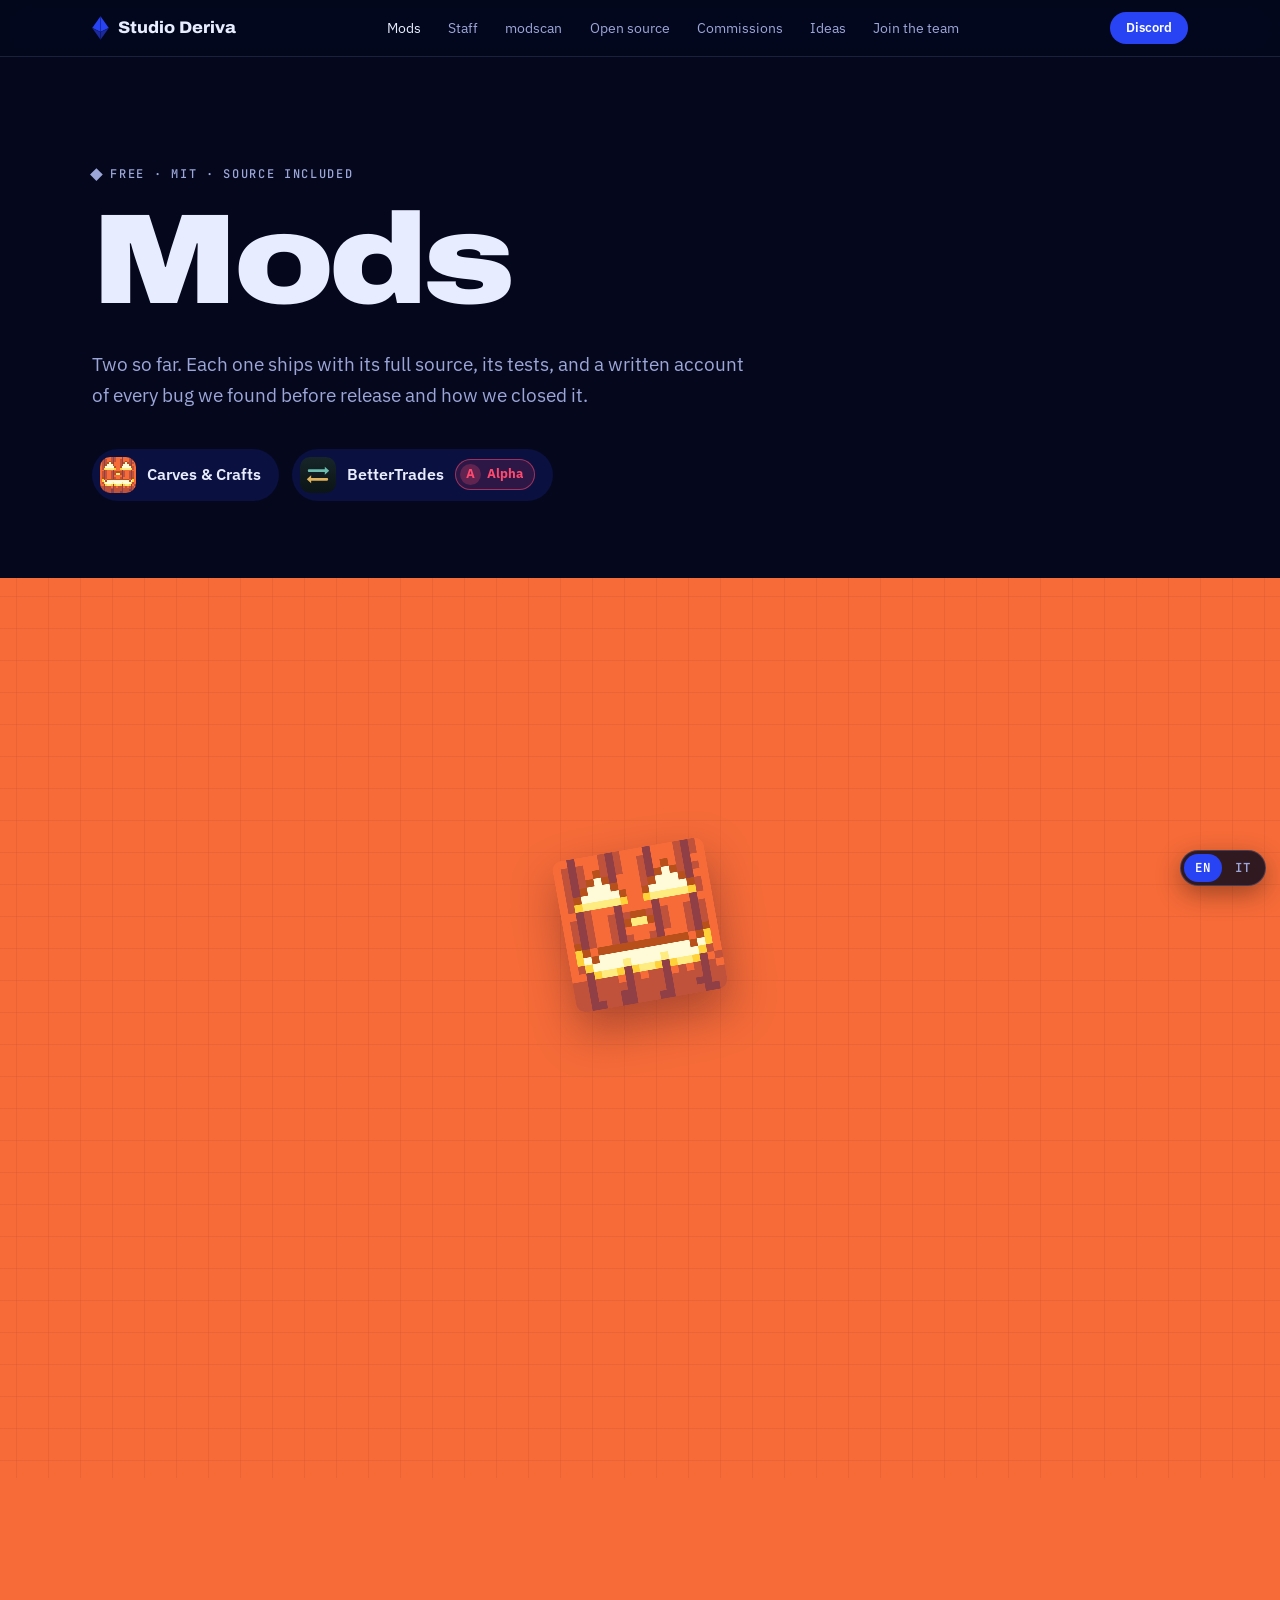
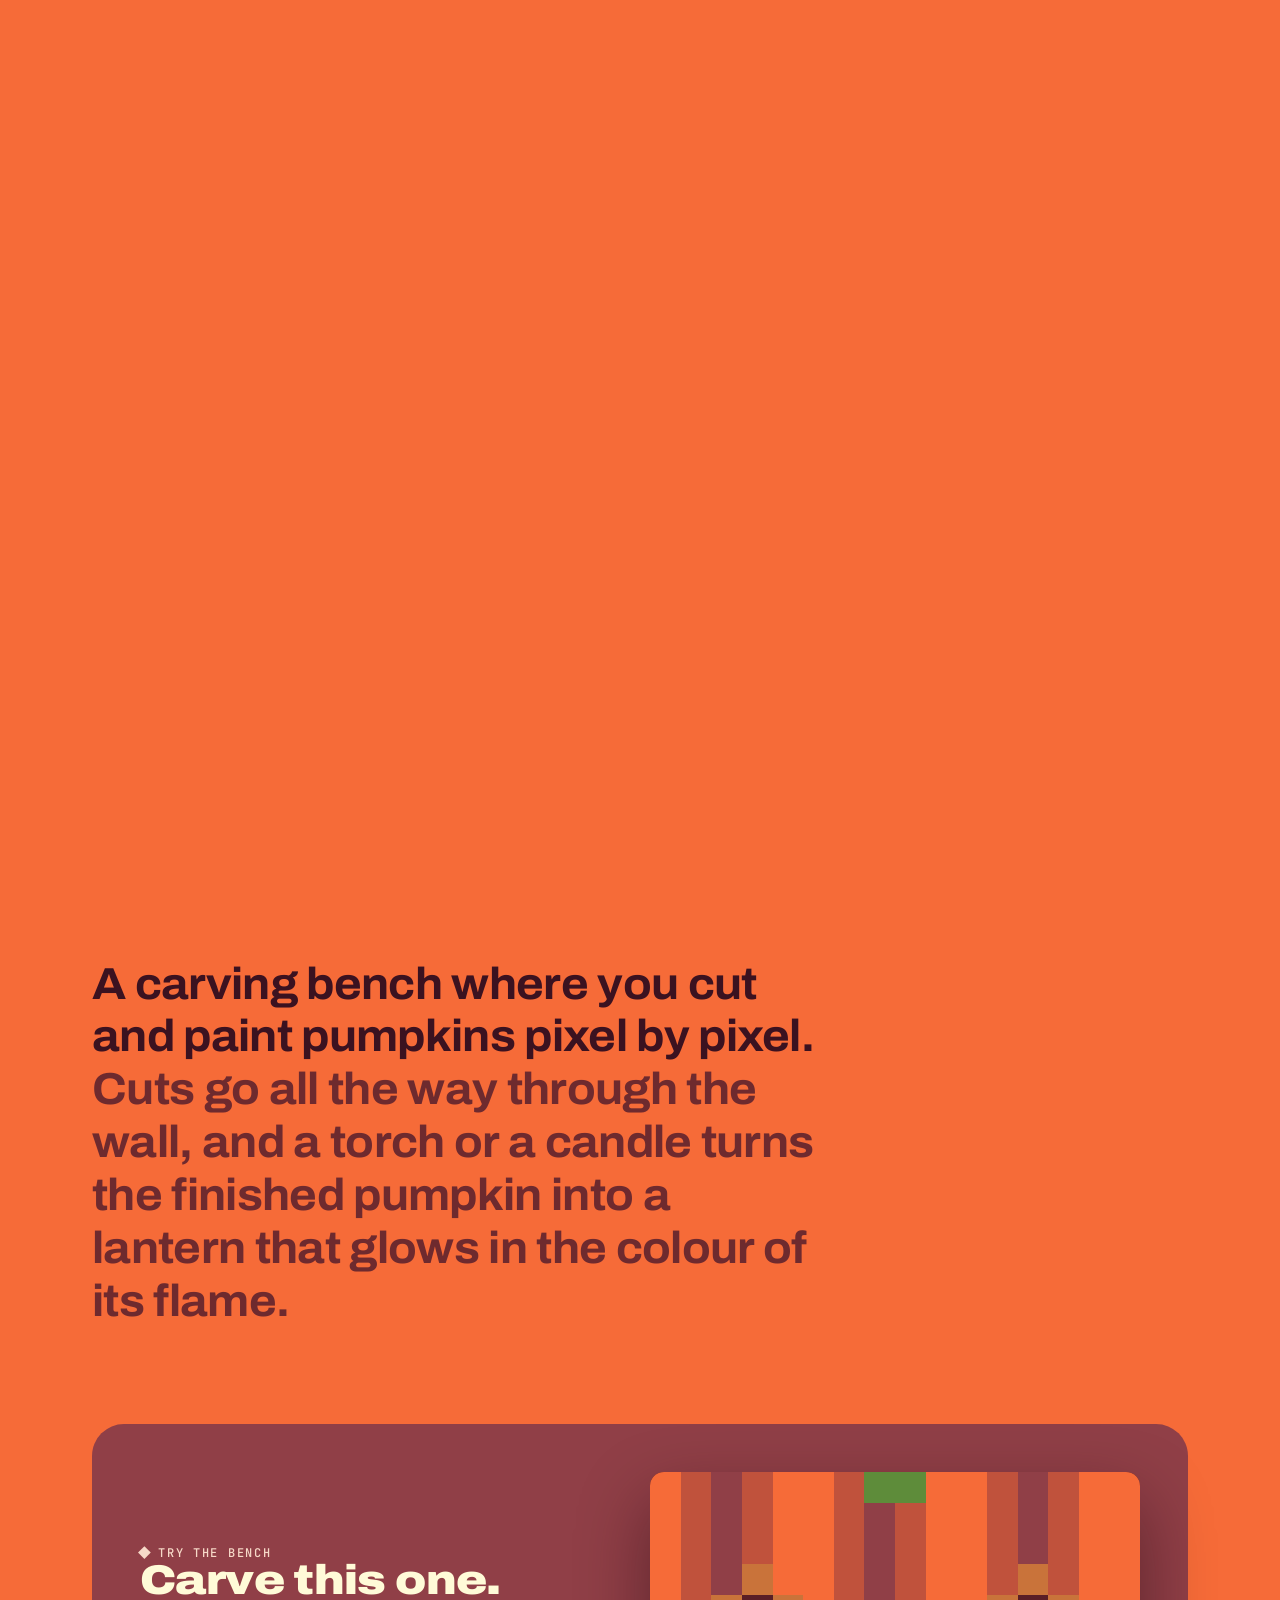
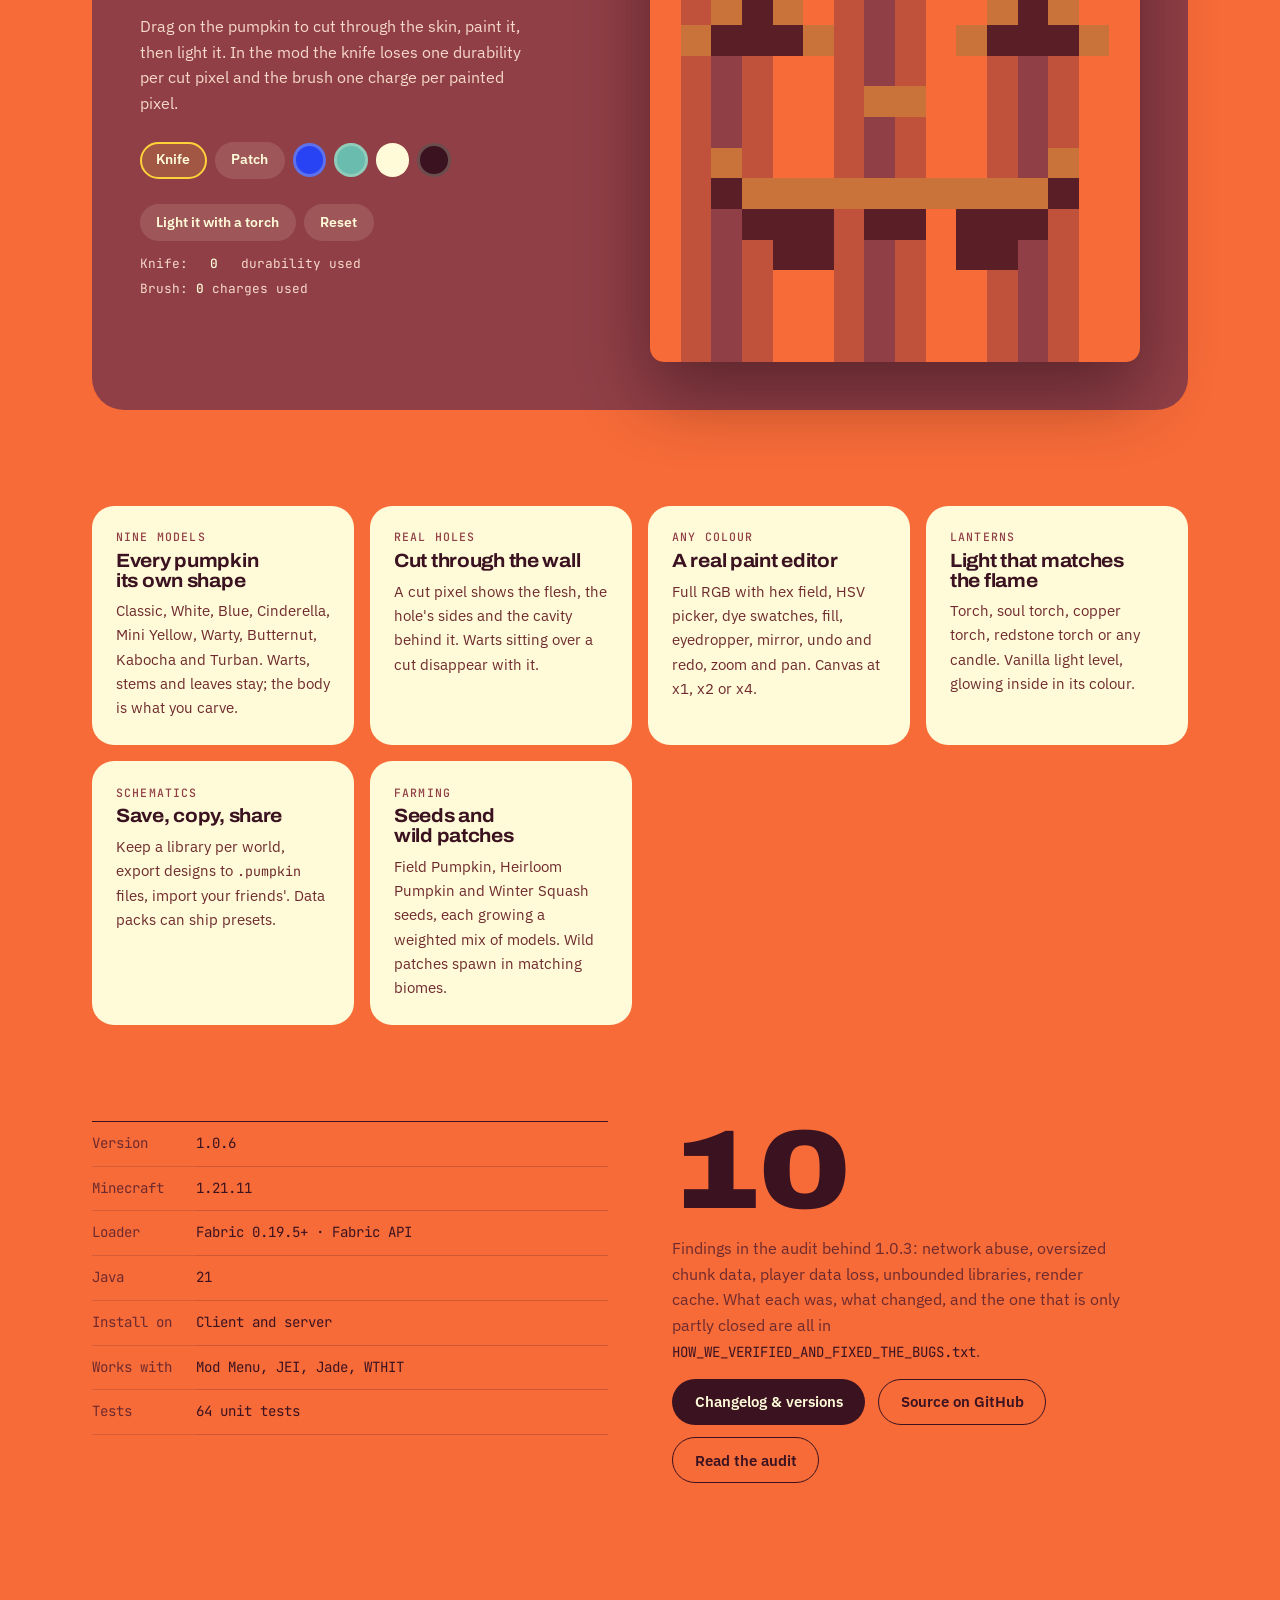
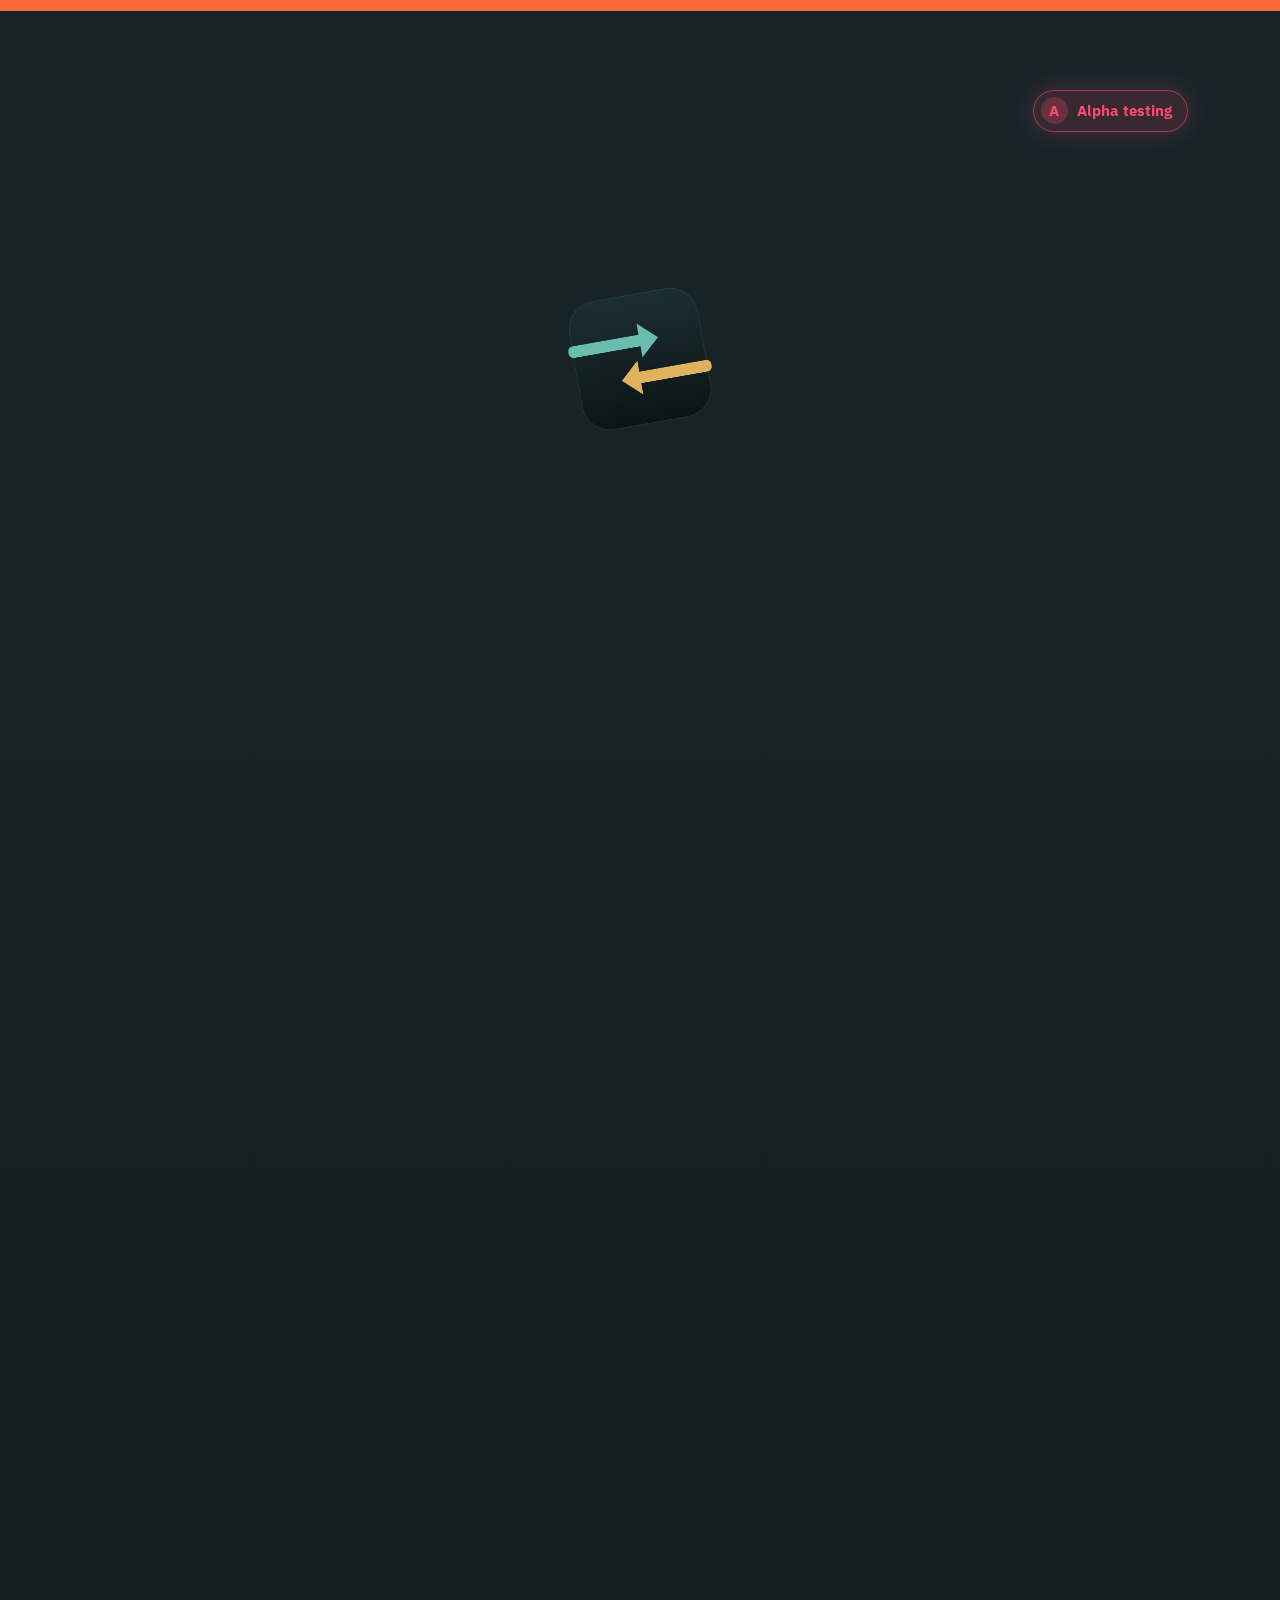
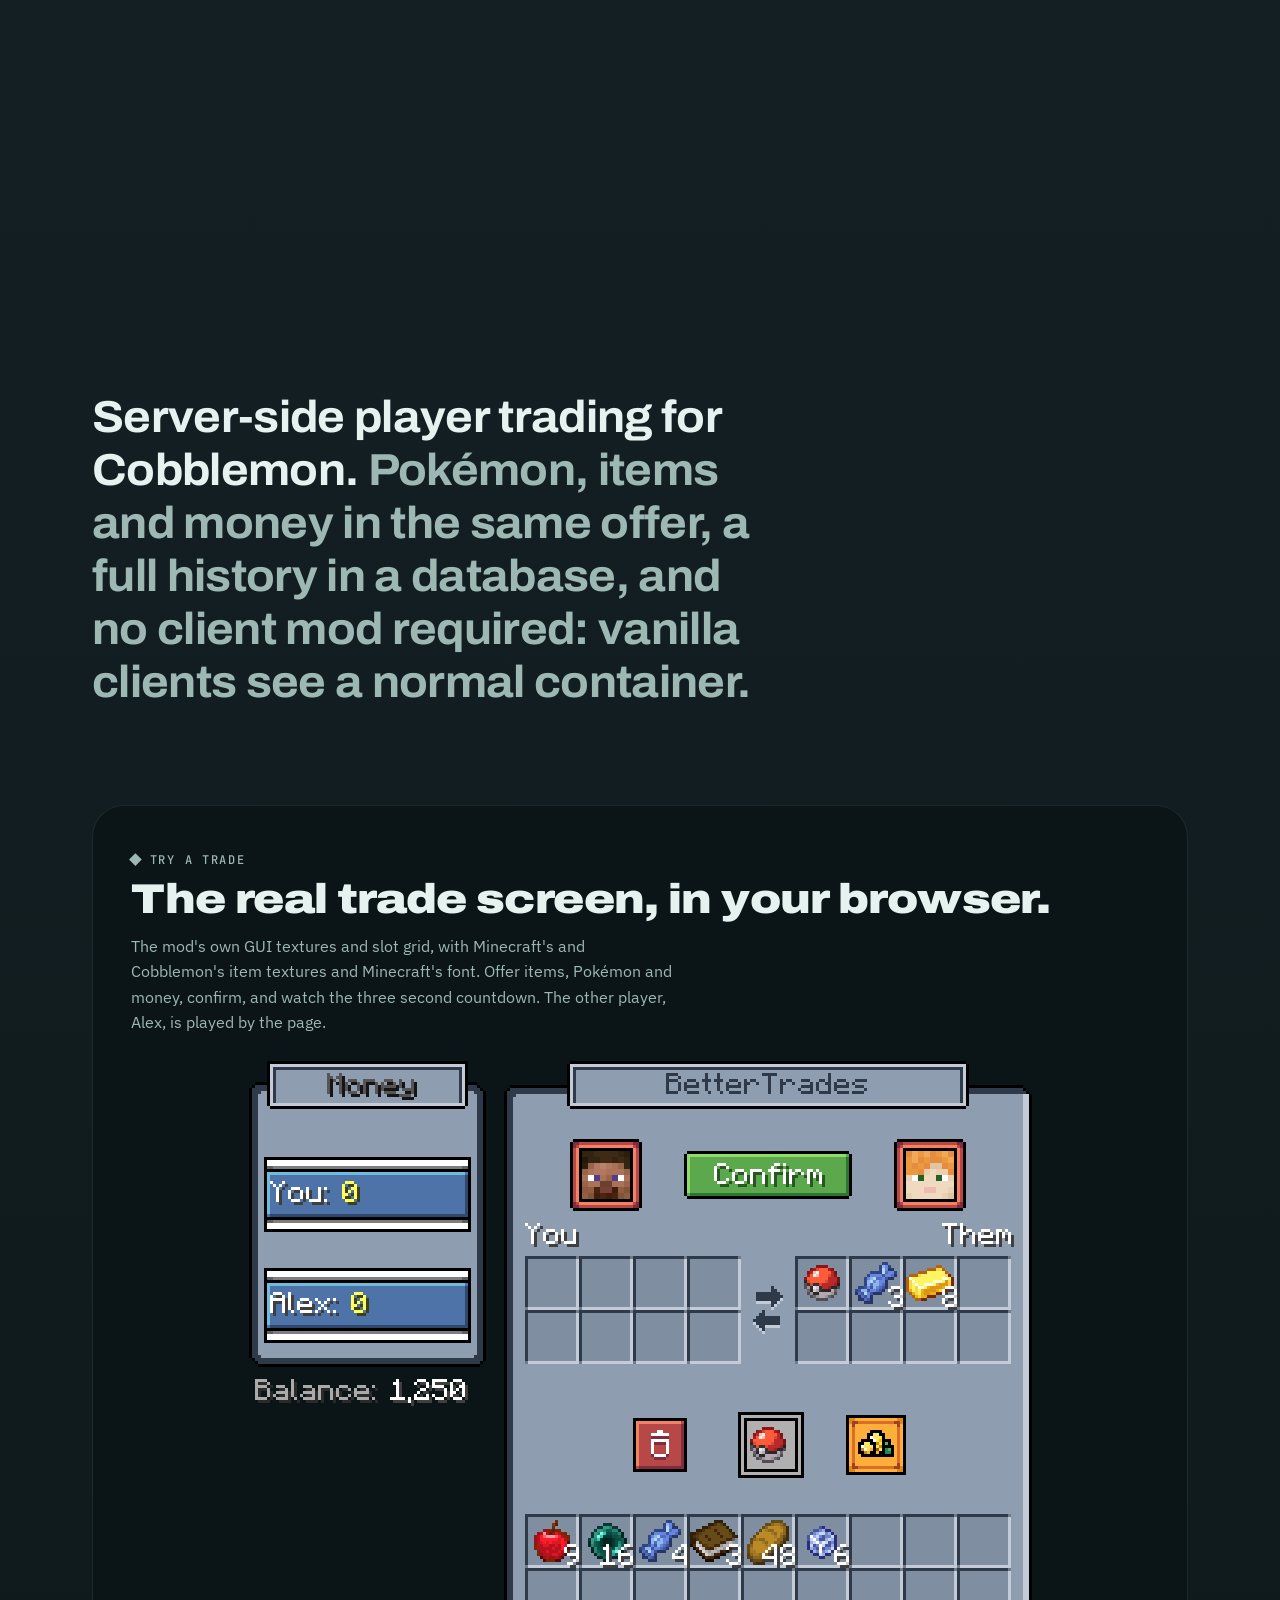
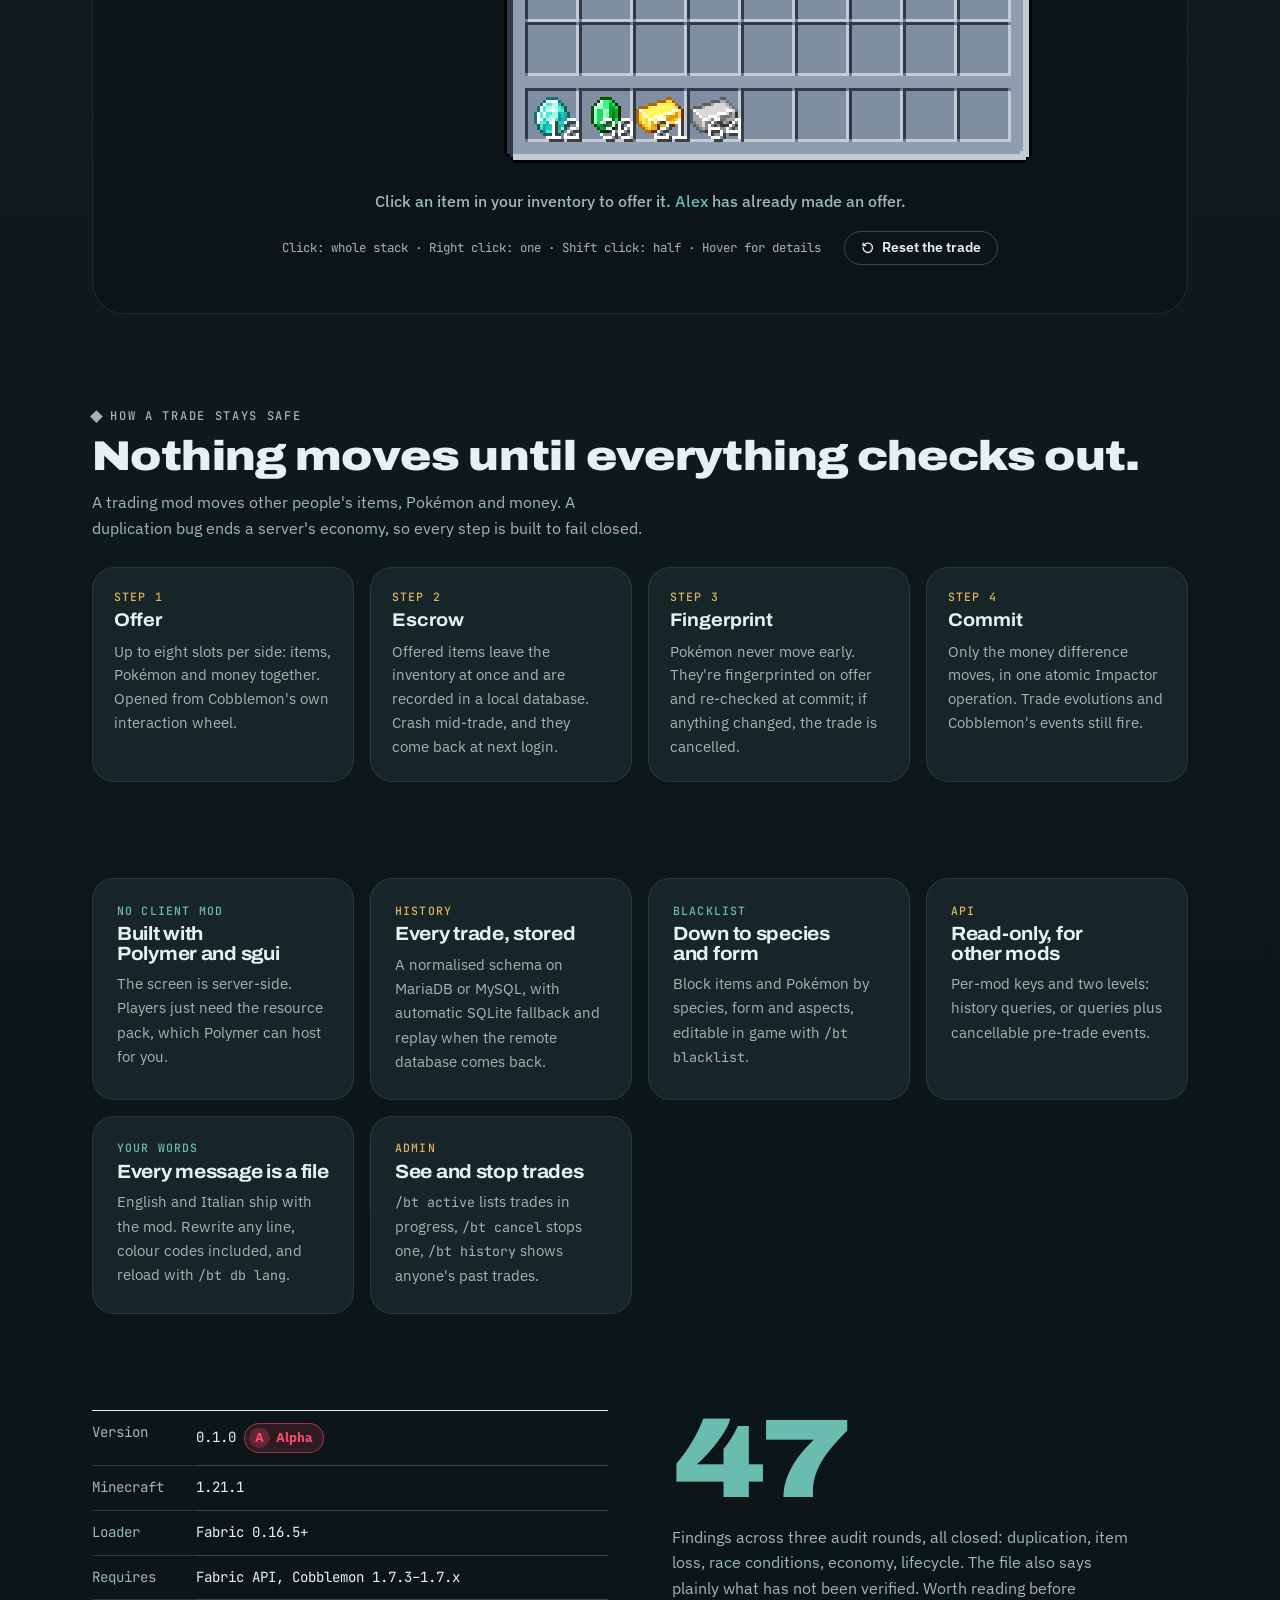
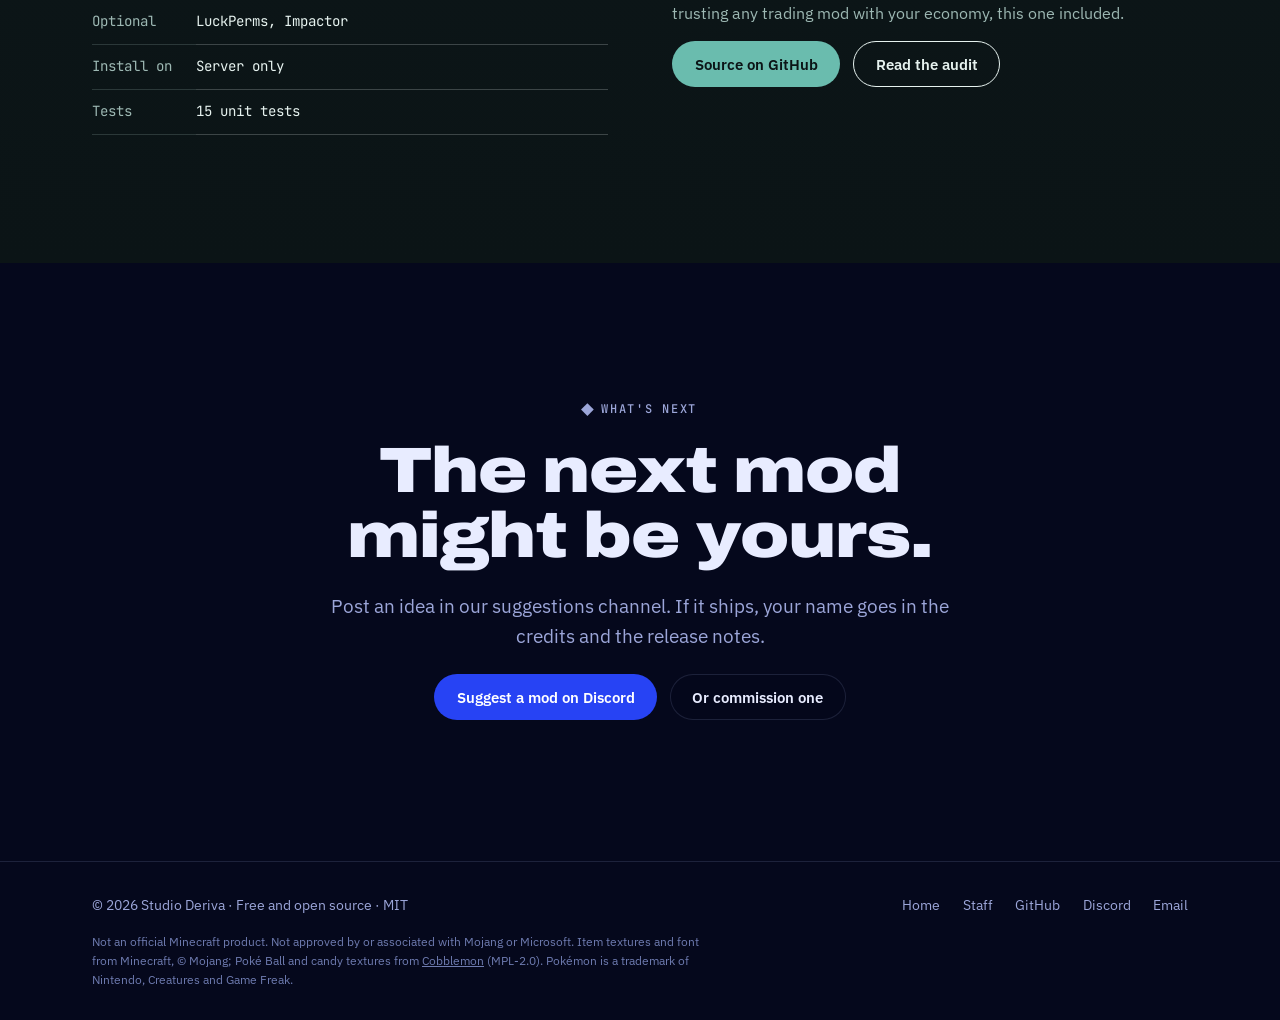
<file: mods.html>
<!doctype html>
<html lang="en">
<head>
<meta charset="utf-8">
<meta name="viewport" content="width=device-width, initial-scale=1, viewport-fit=cover">
<title>Studio Deriva Mods</title>
<meta name="claude:viewport-fit-sides" content="cover">
<meta name="description" content="Carves & Crafts and BetterTrades: free, open-source Minecraft mods by Studio Deriva, with their specs and published audits.">
<meta property="og:title" content="Studio Deriva Mods">
<meta property="og:type" content="website">
<meta property="og:url" content="https://studio-deriva.github.io/mods.html">
<meta property="og:description" content="Carves & Crafts and BetterTrades: free, open-source Minecraft mods by Studio Deriva, with their specs and published audits.">
<meta property="og:site_name" content="Studio Deriva">
<meta property="og:locale" content="en_US">
<meta property="og:locale:alternate" content="it_IT">
<meta property="og:image" content="https://studio-deriva.github.io/assets/og-banner.jpg">
<meta name="twitter:card" content="summary_large_image">
<meta name="theme-color" content="#05081C">
<link rel="icon" href="assets/logo.svg" type="image/svg+xml">
<link rel="canonical" href="https://studio-deriva.github.io/mods.html">
<link rel="alternate" hreflang="en" href="https://studio-deriva.github.io/mods.html">
<link rel="alternate" hreflang="it" href="https://studio-deriva.github.io/it/mods.html">
<link rel="alternate" hreflang="x-default" href="https://studio-deriva.github.io/mods.html">
<link rel="preconnect" href="https://fonts.googleapis.com">
<link rel="preconnect" href="https://fonts.gstatic.com" crossorigin>
<link rel="stylesheet" href="https://fonts.googleapis.com/css2?family=Archivo:wdth,wght@62..125,400..900&family=IBM+Plex+Sans:wght@400;500;600&family=JetBrains+Mono:wght@400;500&display=swap">
<link rel="stylesheet" href="assets/site.css?v=202610190900">
<style>
/* Mods: each mod takes over the page in its own colours. A pinned stage grows the logo with scroll, then the details. */

.intro { padding-block: calc(56px + clamp(4rem, 9vw, 7rem)) clamp(3rem, 6vw, 5rem); }
.intro h1 { font-size: clamp(3.4rem, 10vw, 8rem); font-weight: 900; font-stretch: 120%; letter-spacing: -.035em; margin-block: 1rem 1.4rem; }
.jump { display: flex; flex-wrap: wrap; gap: .8rem; margin-top: 2.4rem; }
.jump a { display: inline-flex; align-items: center; gap: .7rem; padding: .5rem 1.1rem .5rem .5rem; border-radius: 100px; background: var(--deep); text-decoration: none; font-weight: 600; transition: background .2s; }
.jump a:hover { background: var(--deep-2); }
.jump img { width: 36px; height: 36px; border-radius: 10px; }
.jump .px { image-rendering: pixelated; }

/* Per-mod themes */
.mod { --p: 1; position: relative; color: var(--fg); background: var(--bg); }
.carves {
  --bg: #F66B38; --bg-2: #C0523C; --fg: #3B1220; --muted: #6E2A2E; --card: #FFFBD8; --accent: #903F47; --hi: #FFD23A;
}
.trades {
  --bg: #0E1A1D; --bg-2: #172529; --fg: #E6F2EF; --muted: #9DB8B3; --card: #172529; --accent: #6ABCAE; --hi: #DFB35D;
}
.trades { background: linear-gradient(180deg, #172529 0%, #0B1416 100%); }

/* Pinned stage */
.stage-track { height: 220vh; position: relative; }
.stage {
  position: sticky; top: 0; height: 100svh; overflow: hidden;
  display: grid; place-items: center; align-content: center; gap: clamp(1.2rem, 3vh, 2.4rem);
  text-align: center; padding-inline: 16px;
}
.stage .logo { width: clamp(180px, 34vmin, 360px); height: auto; aspect-ratio: 1 / 1; transform: scale(calc(.5 + var(--p) * .55)) rotate(calc((1 - var(--p)) * -10deg)); will-change: transform; }
.stage h2 { font-size: clamp(2.8rem, 9vw, 7.5rem); font-weight: 900; font-stretch: 120%; letter-spacing: -.035em; opacity: calc(var(--p) * 2.2 - .5); transform: translateY(calc((1 - var(--p)) * 40px)); }
.stage .tagline { font: 500 clamp(1.1rem, 2.2vw, 1.6rem)/1.3 var(--f-body); opacity: calc(var(--p) * 2.2 - 1); color: var(--muted); }

.carves .stage { background-image: linear-gradient(rgba(59, 18, 32, .06) 1px, transparent 1px), linear-gradient(90deg, rgba(59, 18, 32, .06) 1px, transparent 1px); background-size: 32px 32px; background-position: center; }
.carves .logo { image-rendering: pixelated; border-radius: 6%; box-shadow: 0 40px 90px rgba(59, 18, 32, .4); }
.trades .logo { overflow: visible; }
.trades .logo .plate { transform-origin: center; transform: scale(calc(.85 + var(--p) * .15)); transform-box: fill-box; }
.trades .logo .a-teal { transform: translateX(calc((1 - var(--p)) * -260px)); }
.trades .logo .a-amber { transform: translateX(calc((1 - var(--p)) * 260px)); }
.trades .stage .tagline { color: var(--accent); }
.alpha-badge { display: inline-flex; align-items: center; gap: .55rem; font: 700 .95rem/1 "IBM Plex Sans", sans-serif; color: #FF496E; background: rgba(255, 73, 110, .14); border: 1.5px solid rgba(255, 73, 110, .55); padding: .4rem .95rem .4rem .4rem; border-radius: 100px; box-shadow: 0 0 24px rgba(255, 73, 110, .25); vertical-align: middle; white-space: nowrap; }
.alpha-badge i { font-style: normal; display: inline-grid; place-items: center; width: 1.7rem; height: 1.7rem; border-radius: 50%; background: rgba(255, 73, 110, .25); font-weight: 800; }
.alpha-badge.sm { font-size: .8rem; padding: .25rem .7rem .25rem .25rem; gap: .4rem; box-shadow: none; }
.alpha-badge.sm i { width: 1.3rem; height: 1.3rem; }
.alpha-badge.stage-corner { position: absolute; top: calc(56px + 1.4rem); right: max(16px, calc((100% - var(--max)) / 2 + 32px)); }

/* Details */
.detail { padding-block: 0 clamp(5rem, 10vw, 8rem); }
.detail .wrap { display: grid; gap: clamp(3.5rem, 8vw, 6rem); }
.big-lede { font: 700 clamp(1.6rem, 3.6vw, 2.8rem)/1.18 var(--f-display); font-stretch: 105%; letter-spacing: -.015em; max-width: 26ch; text-wrap: balance; }
.big-lede span { color: var(--muted); }
.trades .big-lede span { color: var(--muted); }

.features { display: grid; grid-template-columns: repeat(auto-fit, minmax(min(100%, 260px), 1fr)); gap: 1rem; }
.feature { background: var(--card); border-radius: 22px; padding: 1.6rem 1.5rem; display: grid; gap: .5rem; align-content: start; }
.feature h3 { font-size: 1.2rem; font-stretch: 108%; }
.feature p { font-size: .95rem; color: var(--muted); }
.carves .feature { color: #3B1220; }
.carves .feature p { color: #6E2A2E; }
.trades .feature { border: 1px solid rgba(106, 188, 174, .14); }
.feature .k { font: 500 .72rem/1 var(--f-mono); letter-spacing: .1em; text-transform: uppercase; color: var(--accent); }
.trades .feature:nth-child(even) .k { color: var(--hi); }

.facts { display: grid; grid-template-columns: minmax(0, 1fr) minmax(0, 1fr); gap: clamp(2rem, 5vw, 4rem); align-items: start; }
@media (max-width: 820px) { .facts { grid-template-columns: minmax(0, 1fr); } }
.spec { margin: 0; display: grid; grid-template-columns: auto 1fr; font: 400 .88rem/1.4 var(--f-mono); border-top: 1px solid currentColor; }
.spec dt, .spec dd { padding: .75rem 0; border-bottom: 1px solid color-mix(in srgb, currentColor 22%, transparent); margin: 0; }
.spec dt { color: var(--muted); padding-right: 1.5rem; }
.audit { display: grid; gap: .9rem; }
.audit b { font: 900 clamp(4rem, 10vw, 7rem)/.9 var(--f-display); font-stretch: 125%; letter-spacing: -.04em; color: var(--accent); font-variant-numeric: tabular-nums; }
.carves .audit b { color: #3B1220; }
.audit p { color: var(--muted); max-width: 46ch; }
.audit code { color: var(--fg); }
.actions { display: flex; flex-wrap: wrap; gap: .8rem; }
.mod .btn-solid { background: var(--fg); color: var(--bg); }
.carves .btn-solid { color: #FFFBD8; }
.trades .btn-solid { background: var(--accent); color: #0B1416; }
.mod .btn-solid:hover { transform: translateY(-1px); }
.mod .btn-line { border-color: currentColor; color: var(--fg); background: transparent; }

/* Carving bench demo */
.bench { display: grid; grid-template-columns: minmax(0, 1fr) minmax(0, 1.1fr); gap: clamp(2rem, 5vw, 4rem); align-items: center; background: #903F47; color: #FFFBD8; border-radius: 32px; padding: clamp(1.4rem, 4vw, 3rem); }
@media (max-width: 820px) { .bench { grid-template-columns: minmax(0, 1fr); } }
.bench h3 { font-size: clamp(1.8rem, 3.5vw, 2.6rem); font-weight: 900; font-stretch: 115%; }
.bench p { color: #F6D9C8; margin-top: .8rem; max-width: 40ch; }
.bench-canvas-wrap { position: relative; aspect-ratio: 1 / 1; max-width: 100%; border-radius: 14px; overflow: hidden; box-shadow: 0 30px 70px rgba(30, 6, 14, .45); background: #3B1220; touch-action: none; }
.bench canvas { width: 100%; height: 100%; display: block; image-rendering: pixelated; cursor: crosshair; }
.bench.lit .bench-canvas-wrap { box-shadow: 0 0 80px rgba(255, 210, 58, .55), 0 30px 70px rgba(30, 6, 14, .45); }
.tools { display: flex; flex-wrap: wrap; gap: .5rem; margin-top: 1.6rem; align-items: center; }
.tool { font: 600 .85rem/1 var(--f-body); border: 2px solid transparent; background: rgba(255, 251, 216, .12); color: #FFFBD8; padding: .6rem .9rem; border-radius: 100px; cursor: pointer; display: inline-flex; align-items: center; gap: .45rem; }
.tool[aria-pressed="true"] { border-color: #FFD23A; background: rgba(255, 210, 58, .16); }
.swatch { width: 2.1rem; height: 2.1rem; padding: 0; border-radius: 50%; background: var(--c); border: 3px solid rgba(255, 251, 216, .25); }
.swatch[aria-pressed="true"] { border-color: #FFFBD8; }
.meter { margin-top: 1.2rem; font: 400 .8rem/1.6 var(--f-mono); color: #F6D9C8; display: flex; flex-wrap: wrap; gap: .3rem 1.4rem; }
.meter b { color: #FFFBD8; font-weight: 500; font-variant-numeric: tabular-nums; }

/* Trade flow */
.flow { list-style: none; margin: 0; padding: 0; display: grid; grid-template-columns: repeat(4, minmax(0, 1fr)); gap: 1rem; counter-reset: f; }
@media (max-width: 900px) { .flow { grid-template-columns: repeat(2, minmax(0, 1fr)); } }
@media (max-width: 520px) { .flow { grid-template-columns: minmax(0, 1fr); } }
.flow li { counter-increment: f; padding: 1.4rem 1.3rem; border-radius: 22px; background: var(--bg-2); border: 1px solid rgba(106, 188, 174, .14); display: grid; gap: .45rem; align-content: start; position: relative; }
.flow li::before { content: "Step " counter(f); font: 500 .72rem/1 var(--f-mono); letter-spacing: .1em; text-transform: uppercase; color: var(--hi); }
.flow b { font: 700 1.15rem/1.25 var(--f-display); font-stretch: 108%; }
.flow span { color: var(--muted); font-size: .93rem; }
.flow-head { display: grid; gap: .8rem; margin-bottom: 1.6rem; }
.flow-head h3 { font-size: clamp(1.8rem, 3.5vw, 2.6rem); font-weight: 900; font-stretch: 115%; }
.flow-head p { color: var(--muted); max-width: 55ch; }

/* Playable trade screen. Everything is sized in texture pixels times --s, an integer scale. */
.trade-demo { background: #0B1416; border: 1px solid rgba(106, 188, 174, .14); border-radius: 32px; padding: clamp(1.4rem, 4vw, 3rem) clamp(1rem, 3vw, 2.4rem); display: grid; gap: 1.6rem; }
.trade-demo .flow-head { margin: 0; }
.mc-fit { width: 100%; min-width: 0; }
@media (max-width: 560px) { .trade-demo { margin-inline: calc(-1 * max(16px, env(safe-area-inset-left, 0px))); border-radius: 0; border-inline: 0; padding-inline: 8px; } .trade-demo .flow-head, .mc-log, .mc-foot { padding-inline: 8px; } }
.mc-stage { --s: 3; position: relative; display: flex; align-items: flex-start; gap: calc(var(--s) * 6px); width: fit-content; margin-inline: auto; user-select: none; -webkit-user-select: none; }
.mc-stage.stacked { flex-direction: column; align-items: center; }
.mc-stage.stacked .mc-side { order: 2; }
.mc-side { position: relative; width: calc(var(--s) * 79px); height: calc(var(--s) * 116px); flex: none; }
[data-screen="picker"] .mc-side, [data-screen="money"] .mc-side { visibility: hidden; }
.mc-gui { position: relative; width: calc(var(--s) * 176px); height: calc(var(--s) * 234px); flex: none; }
.mc-gui > *, .mc-panel, .mc-panel > *, .mc-overlay > * { position: absolute; }
.mc-px { position: absolute; image-rendering: pixelated; image-rendering: crisp-edges; pointer-events: none; max-width: none; display: block; }
.mc-slot { padding: 0; margin: 0; border: 0; background: transparent; cursor: pointer; }
.mc-slot:disabled { cursor: default; }
.mc-slot > img { width: 100%; height: 100%; display: block; image-rendering: pixelated; pointer-events: none; max-width: none; }
.mc-slot:not(:disabled):hover::before, .mc-slot:focus-visible::before { content: ""; position: absolute; inset: 0; background: rgba(255, 255, 255, .5); z-index: 1; }
.mc-slot:focus-visible { outline: none; }
.mc-count { z-index: 2; }
.mc-slot.shiny > img { filter: drop-shadow(0 0 calc(var(--s) * 1px) #FFD23A); }
.mc-slot.dim > img { opacity: .35; }
.mc-field { pointer-events: none; }
.mc-input { background: transparent; border: 0; padding: 0; margin: 0; color: transparent; caret-color: transparent; outline: none; font-size: 16px; cursor: text; }
.mc-input::selection { background: transparent; }
.mc-tip { position: absolute; z-index: 6; pointer-events: none; }
.mc-tip canvas { display: block; image-rendering: pixelated; }
.mc-overlay { z-index: 4; background: rgba(5, 10, 12, .88); }
.mc-again { padding: 0; cursor: pointer; background: #6F6F6F; border: calc(var(--s) * 1px) solid #000; box-shadow: inset calc(var(--s) * 1px) calc(var(--s) * 1px) 0 #A8A8A8, inset calc(var(--s) * -1px) calc(var(--s) * -1px) 0 #4A4A4A; }
.mc-again:hover, .mc-again:focus-visible { background: #7E86C8; outline: none; box-shadow: inset calc(var(--s) * 1px) calc(var(--s) * 1px) 0 #BFC6FF, inset calc(var(--s) * -1px) calc(var(--s) * -1px) 0 #4B5291; }
.mc-log { min-height: 1.6em; text-align: center; font: 500 1rem/1.5 var(--f-body); color: #E6F2EF; text-wrap: balance; }
.mc-foot { display: flex; flex-wrap: wrap; justify-content: center; align-items: center; gap: .8rem 1.4rem; margin-top: -.6rem; }
.mc-keys { text-align: center; font: 400 .78rem/1.4 var(--f-mono); color: var(--muted); }
.mc-reset { font: 600 .85rem/1 var(--f-body); color: var(--fg); background: transparent; border: 1px solid rgba(106, 188, 174, .35); padding: .6rem 1rem; border-radius: 100px; cursor: pointer; display: inline-flex; align-items: center; gap: .45rem; }
.mc-reset:hover { border-color: var(--accent); color: var(--accent); }
.mc-reset svg { width: 1em; height: 1em; }

.next { background: var(--ink); text-align: center; }
.next .wrap { display: grid; gap: 1.4rem; justify-items: center; }
.next h2 { font-weight: 900; font-stretch: 118%; }

@media (prefers-reduced-motion: reduce) {
  .stage-track { height: auto; }
  .stage { position: static; height: auto; padding-block: 8rem 4rem; }
}
</style>
</head>
<body>

<header class="site-header always">
  <div class="wrap nav">
    <a class="brand" href="index.html"><img src="assets/logo.svg" alt="" width="17" height="25">Studio Deriva</a>
    <ul class="nav-links">
      <li><a href="mods.html" aria-current="page">Mods</a></li>
      <li><a href="staff.html">Staff</a></li>
      <li><a href="modscan.html">modscan</a></li>
      <li><a href="index.html#open-source">Open source</a></li>
      <li><a href="index.html#commissions">Commissions</a></li>
      <li><a href="index.html#ideas">Ideas</a></li>
      <li><a href="index.html#team">Join the team</a></li>
    </ul>
    <a class="btn btn-primary" href="https://discord.gg/pQPWr7vfHu" target="_blank" rel="noopener">Discord</a>
  </div>
</header>

<main>
  <div class="intro">
    <div class="wrap">
      <p class="eyebrow">Free · MIT · source included</p>
      <h1>Mods</h1>
      <p class="lede">Two so far. Each one ships with its full source, its tests, and a written account of every bug we found before release and how we closed it.</p>
      <nav class="jump" aria-label="Jump to a mod">
        <a href="carves-and-crafts.html"><img class="px" src="assets/mods/carves-and-crafts.png" alt="" width="36" height="36">Carves &amp; Crafts</a>
        <a href="#bettertrades"><img src="assets/mods/bettertrades.svg" alt="" width="36" height="36">BetterTrades <span class="alpha-badge sm"><i>A</i>Alpha</span></a>
      </nav>
    </div>
  </div>

  <!-- ============ Carves & Crafts ============ -->
  <article class="mod carves" id="carves-and-crafts">
    <div class="stage-track" data-progress>
      <div class="stage">
        <img class="logo" src="assets/mods/carves-and-crafts.png" alt="Carves & Crafts logo, a pixel-art carved pumpkin face" width="360" height="360">
        <h2>Carves &amp; Crafts</h2>
        <p class="tagline">Pumpkin carving, pixel by pixel. <a href="carves-and-crafts.html" style="color:inherit">Changelog &amp; versions ›</a></p>
      </div>
    </div>

    <div class="detail">
      <div class="wrap">
        <p class="big-lede reveal">A carving bench where you cut and paint pumpkins pixel by pixel. <span>Cuts go all the way through the wall, and a torch or a candle turns the finished pumpkin into a lantern that glows in the colour of its flame.</span></p>

        <div class="bench reveal" id="bench">
          <div>
            <p class="eyebrow">Try the bench</p>
            <h3>Carve this one.</h3>
            <p>Drag on the pumpkin to cut through the skin, paint it, then light it. In the mod the knife loses one durability per cut pixel and the brush one charge per painted pixel.</p>
            <div class="tools" role="toolbar" aria-label="Carving tools">
              <button class="tool" type="button" id="tool-knife" data-tool="cut" aria-pressed="true">Knife</button>
              <button class="tool" type="button" id="tool-erase" data-tool="skin" aria-pressed="false">Patch</button>
              <button class="tool swatch" type="button" id="tool-c1" data-tool="#2743F4" style="--c:#2743F4" aria-pressed="false" aria-label="Paint cobalt"></button>
              <button class="tool swatch" type="button" id="tool-c2" data-tool="#6ABCAE" style="--c:#6ABCAE" aria-pressed="false" aria-label="Paint teal"></button>
              <button class="tool swatch" type="button" id="tool-c3" data-tool="#FFFBD8" style="--c:#FFFBD8" aria-pressed="false" aria-label="Paint cream"></button>
              <button class="tool swatch" type="button" id="tool-c4" data-tool="#3B1220" style="--c:#3B1220" aria-pressed="false" aria-label="Paint dark plum"></button>
            </div>
            <div class="tools">
              <button class="tool" type="button" id="tool-light" aria-pressed="false">Light it with a torch</button>
              <button class="tool" type="button" id="tool-reset">Reset</button>
            </div>
            <p class="meter">Knife: <b id="m-cuts">0</b> durability used <span>Brush: <b id="m-paint">0</b> charges used</span></p>
          </div>
          <div class="bench-canvas-wrap"><canvas id="pumpkin" width="16" height="16" aria-label="Pumpkin face you can carve"></canvas></div>
        </div>

        <div class="features">
          <div class="feature reveal"><span class="k">Nine models</span><h3>Every pumpkin its own shape</h3><p>Classic, White, Blue, Cinderella, Mini Yellow, Warty, Butternut, Kabocha and Turban. Warts, stems and leaves stay; the body is what you carve.</p></div>
          <div class="feature reveal"><span class="k">Real holes</span><h3>Cut through the wall</h3><p>A cut pixel shows the flesh, the hole's sides and the cavity behind it. Warts sitting over a cut disappear with it.</p></div>
          <div class="feature reveal"><span class="k">Any colour</span><h3>A real paint editor</h3><p>Full RGB with hex field, HSV picker, dye swatches, fill, eyedropper, mirror, undo and redo, zoom and pan. Canvas at x1, x2 or x4.</p></div>
          <div class="feature reveal"><span class="k">Lanterns</span><h3>Light that matches the flame</h3><p>Torch, soul torch, copper torch, redstone torch or any candle. Vanilla light level, glowing inside in its colour.</p></div>
          <div class="feature reveal"><span class="k">Schematics</span><h3>Save, copy, share</h3><p>Keep a library per world, export designs to <code>.pumpkin</code> files, import your friends'. Data packs can ship presets.</p></div>
          <div class="feature reveal"><span class="k">Farming</span><h3>Seeds and wild patches</h3><p>Field Pumpkin, Heirloom Pumpkin and Winter Squash seeds, each growing a weighted mix of models. Wild patches spawn in matching biomes.</p></div>
        </div>

        <div class="facts">
          <div class="reveal">
            <dl class="spec">
              <dt>Version</dt><dd>1.0.6</dd>
              <dt>Minecraft</dt><dd>1.21.11</dd>
              <dt>Loader</dt><dd>Fabric 0.19.5+ · Fabric API</dd>
              <dt>Java</dt><dd>21</dd>
              <dt>Install on</dt><dd>Client and server</dd>
              <dt>Works with</dt><dd>Mod Menu, JEI, Jade, WTHIT</dd>
              <dt>Tests</dt><dd>64 unit tests</dd>
            </dl>
          </div>
          <div class="audit reveal">
            <b data-count="10">10</b>
            <p>Findings in the audit behind 1.0.3: network abuse, oversized chunk data, player data loss, unbounded libraries, render cache. What each was, what changed, and the one that is only partly closed are all in <code>HOW_WE_VERIFIED_AND_FIXED_THE_BUGS.txt</code>.</p>
            <div class="actions">
              <a class="btn btn-solid" href="carves-and-crafts.html">Changelog &amp; versions</a>
              <a class="btn btn-line" href="https://github.com/francomk/Carves-Crafts-" target="_blank" rel="noopener">Source on GitHub</a>
              <a class="btn btn-line" href="https://github.com/francomk/Carves-Crafts-/blob/main/HOW_WE_VERIFIED_AND_FIXED_THE_BUGS.txt" target="_blank" rel="noopener">Read the audit</a>
            </div>
          </div>
        </div>
      </div>
    </div>
  </article>

  <!-- ============ BetterTrades ============ -->
  <article class="mod trades" id="bettertrades">
    <div class="stage-track" data-progress>
      <div class="stage">
        <svg class="logo" viewBox="0 0 1518 1514" role="img" aria-label="BetterTrades logo, a teal and an amber arrow pointing opposite ways">
          <defs><linearGradient id="btg" x1="0" y1="0" x2="0" y2="1"><stop offset="0" stop-color="#1C2E33"/><stop offset="1" stop-color="#0B1416"/></linearGradient></defs>
          <rect class="plate" width="1518" height="1514" rx="330" fill="url(#btg)" stroke="rgba(106,188,174,.18)" stroke-width="6"/>
          <path class="a-teal" d="M376 518H1046V405L1232 575 1046 745V633H376a45 45 0 0 1-45-45v-25a45 45 0 0 1 45-45Z" fill="#6ABCAE"/>
          <path class="a-amber" d="M1142 880H470V769L285 939 470 1109V995H1142a45 45 0 0 0 45-45v-25a45 45 0 0 0-45-45Z" fill="#DFB35D"/>
        </svg>
        <h2>BetterTrades</h2>
        <p class="tagline">Trading for Cobblemon, done safely.</p>
        <span class="alpha-badge stage-corner"><i>A</i>Alpha testing</span>
      </div>
    </div>

    <div class="detail">
      <div class="wrap">
        <p class="big-lede reveal">Server-side player trading for Cobblemon. <span>Pokémon, items and money in the same offer, a full history in a database, and no client mod required: vanilla clients see a normal container.</span></p>

        <div class="trade-demo reveal" id="trade-demo">
          <div class="flow-head">
            <p class="eyebrow">Try a trade</p>
            <h3>The real trade screen, in your browser.</h3>
            <p>The mod's own GUI textures and slot grid, with Minecraft's and Cobblemon's item textures and Minecraft's font. Offer items, Pok&eacute;mon and money, confirm, and watch the three second countdown. The other player, Alex, is played by the page.</p>
          </div>
          <div class="mc-fit">
            <div class="mc-stage">
              <div class="mc-side"></div>
              <div class="mc-gui"></div>
              <div class="mc-tip" hidden></div>
            </div>
          </div>
          <p class="mc-log" role="status" aria-live="polite"></p>
          <div class="mc-foot">
            <p class="mc-keys">Click: whole stack · Right click: one · Shift click: half · Hover for details</p>
            <button class="mc-reset" type="button" data-trade-reset><svg viewBox="0 0 16 16" fill="none" stroke="currentColor" stroke-width="1.6" stroke-linecap="round" stroke-linejoin="round" aria-hidden="true"><path d="M2.5 8a5.5 5.5 0 1 0 1.6-3.9"/><path d="M2.5 2.5v3h3"/></svg>Reset the trade</button>
          </div>
        </div>


        <div class="reveal">
          <div class="flow-head">
            <p class="eyebrow">How a trade stays safe</p>
            <h3>Nothing moves until everything checks out.</h3>
            <p>A trading mod moves other people's items, Pokémon and money. A duplication bug ends a server's economy, so every step is built to fail closed.</p>
          </div>
          <ol class="flow">
            <li><b>Offer</b><span>Up to eight slots per side: items, Pokémon and money together. Opened from Cobblemon's own interaction wheel.</span></li>
            <li><b>Escrow</b><span>Offered items leave the inventory at once and are recorded in a local database. Crash mid-trade, and they come back at next login.</span></li>
            <li><b>Fingerprint</b><span>Pokémon never move early. They're fingerprinted on offer and re-checked at commit; if anything changed, the trade is cancelled.</span></li>
            <li><b>Commit</b><span>Only the money difference moves, in one atomic Impactor operation. Trade evolutions and Cobblemon's events still fire.</span></li>
          </ol>
        </div>

        <div class="features">
          <div class="feature reveal"><span class="k">No client mod</span><h3>Built with Polymer and sgui</h3><p>The screen is server-side. Players just need the resource pack, which Polymer can host for you.</p></div>
          <div class="feature reveal"><span class="k">History</span><h3>Every trade, stored</h3><p>A normalised schema on MariaDB or MySQL, with automatic SQLite fallback and replay when the remote database comes back.</p></div>
          <div class="feature reveal"><span class="k">Blacklist</span><h3>Down to species and form</h3><p>Block items and Pokémon by species, form and aspects, editable in game with <code>/bt blacklist</code>.</p></div>
          <div class="feature reveal"><span class="k">API</span><h3>Read-only, for other mods</h3><p>Per-mod keys and two levels: history queries, or queries plus cancellable pre-trade events.</p></div>
          <div class="feature reveal"><span class="k">Your words</span><h3>Every message is a file</h3><p>English and Italian ship with the mod. Rewrite any line, colour codes included, and reload with <code>/bt db lang</code>.</p></div>
          <div class="feature reveal"><span class="k">Admin</span><h3>See and stop trades</h3><p><code>/bt active</code> lists trades in progress, <code>/bt cancel</code> stops one, <code>/bt history</code> shows anyone's past trades.</p></div>
        </div>

        <div class="facts">
          <div class="reveal">
            <dl class="spec">
              <dt>Version</dt><dd>0.1.0 <span class="alpha-badge sm"><i>A</i>Alpha</span></dd>
              <dt>Minecraft</dt><dd>1.21.1</dd>
              <dt>Loader</dt><dd>Fabric 0.16.5+</dd>
              <dt>Requires</dt><dd>Fabric API, Cobblemon 1.7.3–1.7.x</dd>
              <dt>Optional</dt><dd>LuckPerms, Impactor</dd>
              <dt>Install on</dt><dd>Server only</dd>
              <dt>Tests</dt><dd>15 unit tests</dd>
            </dl>
          </div>
          <div class="audit reveal">
            <b data-count="56">56</b>
            <p>Findings across three audit rounds, all closed: duplication, item loss, race conditions, economy, lifecycle. The file also says plainly what has not been verified. Worth reading before trusting any trading mod with your economy, this one included.</p>
            <div class="actions">
              <a class="btn btn-solid" href="https://github.com/francomk/BetterTrades-cobblemon" target="_blank" rel="noopener">Source on GitHub</a>
              <a class="btn btn-line" href="https://github.com/francomk/BetterTrades-cobblemon/blob/main/HOW_WE_VERIFIED_AND_FIXED_THE_BUGS.txt" target="_blank" rel="noopener">Read the audit</a>
            </div>
          </div>
        </div>
      </div>
    </div>
  </article>

  <section class="next">
    <div class="wrap">
      <p class="eyebrow">What's next</p>
      <h2>The next mod might be yours.</h2>
      <p class="lede">Post an idea in our suggestions channel. If it ships, your name goes in the credits and the release notes.</p>
      <div class="actions" style="justify-content:center">
        <a class="btn btn-primary" href="https://discord.gg/pQPWr7vfHu" target="_blank" rel="noopener">Suggest a mod on Discord</a>
        <a class="btn btn-ghost" href="index.html#commissions">Or commission one</a>
      </div>
    </div>
  </section>
</main>

<footer>
  <div class="wrap foot">
    <p class="legal">Not an official Minecraft product. Not approved by or associated with Mojang or Microsoft. Item textures and font from Minecraft, &copy; Mojang; Pok&eacute; Ball and candy textures from <a href="https://gitlab.com/cable-mc/cobblemon" target="_blank" rel="noopener">Cobblemon</a> (MPL-2.0). Pok&eacute;mon is a trademark of Nintendo, Creatures and Game Freak.</p>
    <span>© 2026 Studio Deriva · Free and open source · MIT</span>
    <nav>
      <a href="index.html">Home</a>
      <a href="staff.html">Staff</a>
      <a href="https://github.com/Studio-Deriva" target="_blank" rel="noopener">GitHub</a>
      <a href="https://discord.gg/pQPWr7vfHu" target="_blank" rel="noopener">Discord</a>
      <a href="mailto:StudioDeriva@proton.me">Email</a>
    </nav>
  </div>
</footer>

<script src="assets/i18n.js?v=202611250035"></script>
<script src="assets/site.js?v=202610161900"></script>
<script src="assets/trade-demo.js?v=202610190900"></script>
<script>
/* Carving bench demo: a 16x16 pumpkin face you can cut, paint and light. */
(function () {
  var canvas = document.getElementById('pumpkin');
  if (!canvas) return;
  var ctx = canvas.getContext('2d');
  var bench = document.getElementById('bench');
  var N = 16;
  var SKIN = '#F66B38', RIB = '#C0523C', RIB_DARK = '#903F47';
  var FLESH = '#FFEC80', GLOW = '#FFD23A', HOLLOW = '#5A1E26';
  // . skin   x cut   (the starting face)
  var FACE = [
    '................',
    '................',
    '................',
    '...x........x...',
    '..xxx......xxx..',
    '.xxxxx....xxxxx.',
    '................',
    '.......xx.......',
    '................',
    '..x..........x..',
    '..xxxxxxxxxxxx..',
    '...xxx.xx.xxx...',
    '....xx....xx....',
    '................',
    '................',
    '................'
  ];
  var cells, cuts = 0, paints = 0, lit = false, tool = 'cut', down = false;

  function skinAt(x) { return x % 5 === 2 ? RIB_DARK : (x % 5 === 1 || x % 5 === 3) ? RIB : SKIN; }
  function reset() {
    cells = [];
    for (var y = 0; y < N; y++) for (var x = 0; x < N; x++) cells.push(FACE[y][x] === 'x' ? { cut: true, paint: null } : { cut: false, paint: null });
    cuts = 0; paints = 0; render();
  }
  function render() {
    for (var y = 0; y < N; y++) for (var x = 0; x < N; x++) {
      var c = cells[y * N + x], col;
      if (c.cut) {
        // the hole: flesh at the rim, hollow (or flame) behind
        var above = y > 0 && !cells[(y - 1) * N + x].cut;
        col = lit ? (above ? FLESH : GLOW) : (above ? '#C9733A' : HOLLOW);
      } else col = c.paint || skinAt(x);
      if (y === 0 && !c.cut && (x === 7 || x === 8)) col = '#5E8C3A';
      ctx.fillStyle = col; ctx.fillRect(x, y, 1, 1);
    }
    document.getElementById('m-cuts').textContent = cuts;
    document.getElementById('m-paint').textContent = paints;
  }
  function apply(e) {
    var r = canvas.getBoundingClientRect();
    var x = Math.floor((e.clientX - r.left) / r.width * N), y = Math.floor((e.clientY - r.top) / r.height * N);
    if (x < 0 || y < 0 || x >= N || y >= N) return;
    var c = cells[y * N + x];
    if (tool === 'cut') { if (!c.cut) { c.cut = true; c.paint = null; cuts++; } }
    else if (tool === 'skin') { c.cut = false; c.paint = null; }
    else if (!c.cut && c.paint !== tool) { c.paint = tool; paints++; }
    render();
  }
  canvas.addEventListener('pointerdown', function (e) { down = true; canvas.setPointerCapture(e.pointerId); apply(e); });
  canvas.addEventListener('pointermove', function (e) { if (down) apply(e); });
  canvas.addEventListener('pointerup', function () { down = false; });
  canvas.addEventListener('pointercancel', function () { down = false; });

  var toolBtns = bench.querySelectorAll('[data-tool]');
  toolBtns.forEach(function (b) {
    b.addEventListener('click', function () {
      tool = b.getAttribute('data-tool');
      toolBtns.forEach(function (o) { o.setAttribute('aria-pressed', o === b ? 'true' : 'false'); });
    });
  });
  var light = document.getElementById('tool-light');
  light.addEventListener('click', function () {
    lit = !lit; bench.classList.toggle('lit', lit);
    light.setAttribute('aria-pressed', lit ? 'true' : 'false');
    light.textContent = (window.SD_t || String)(lit ? 'Take the torch out' : 'Light it with a torch');
    render();
  });
  document.getElementById('tool-reset').addEventListener('click', reset);
  reset();
})();
</script>
</body>
</html>
</file>
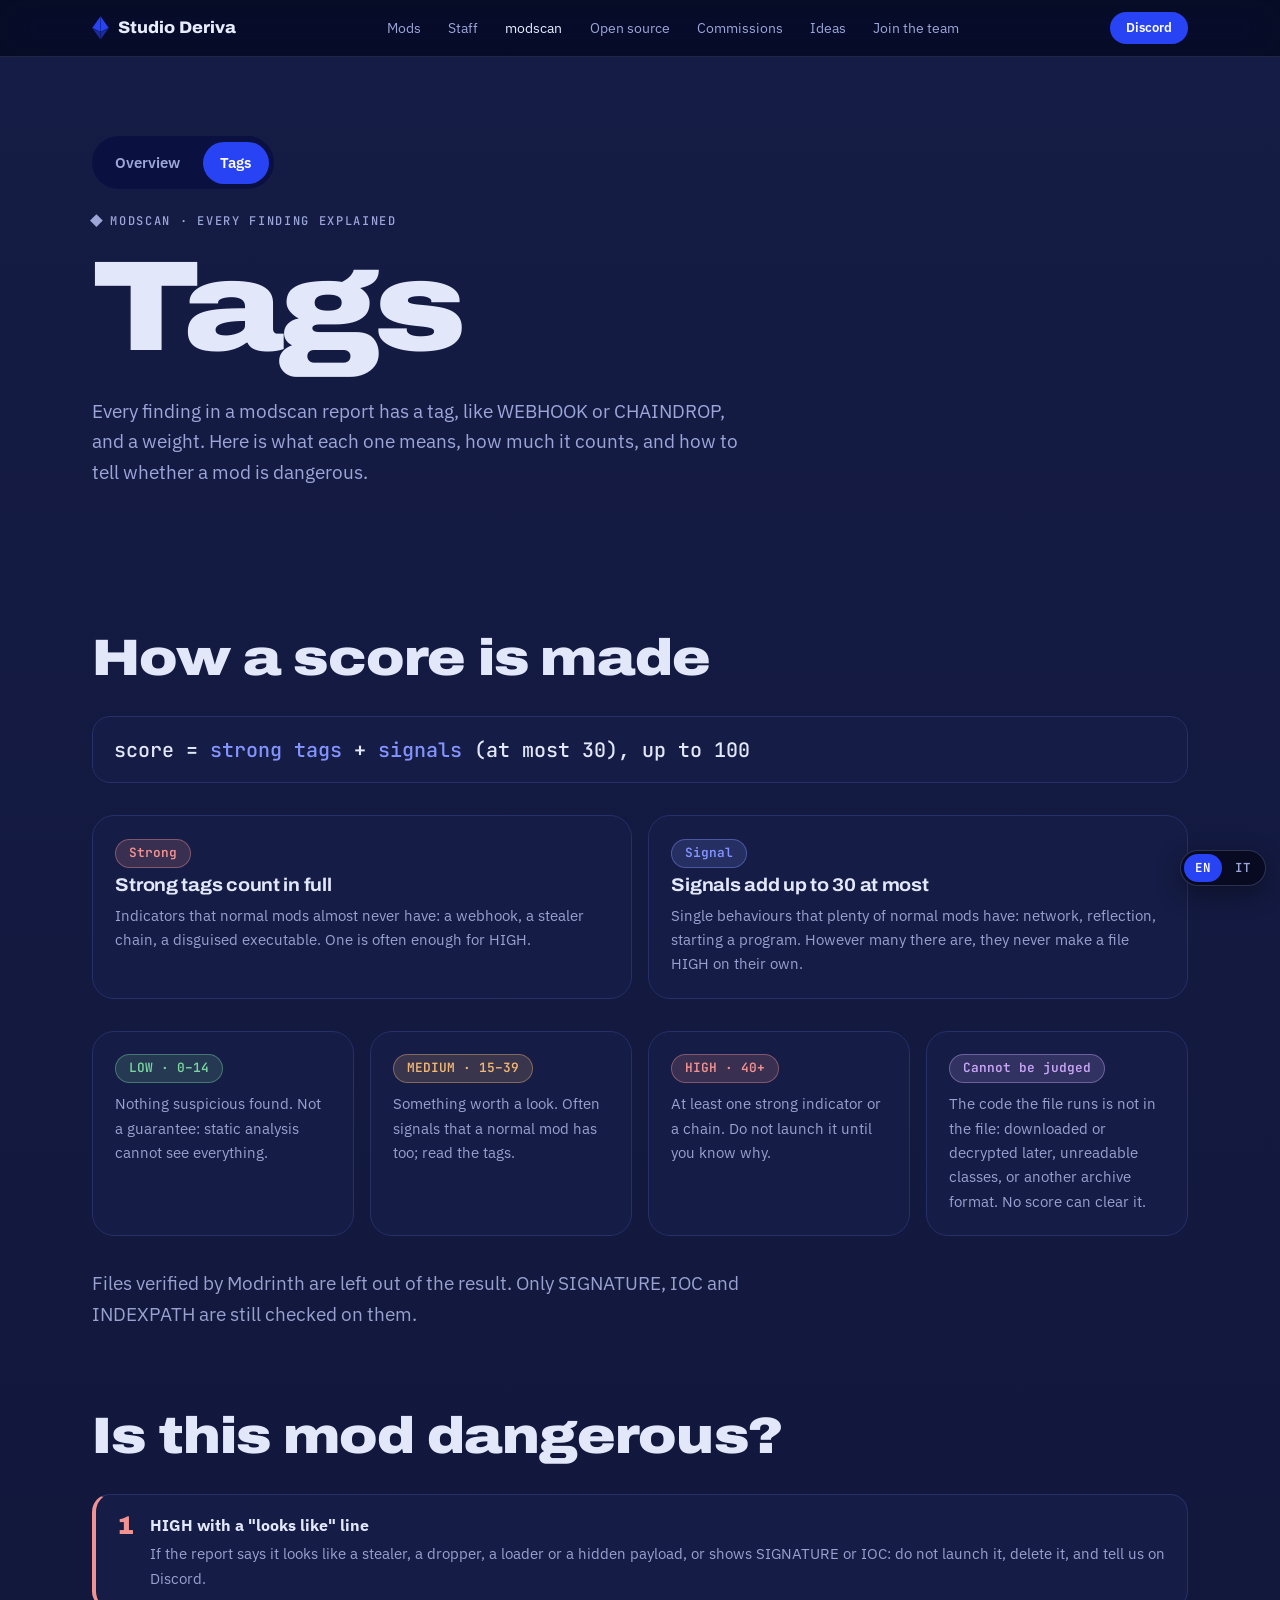
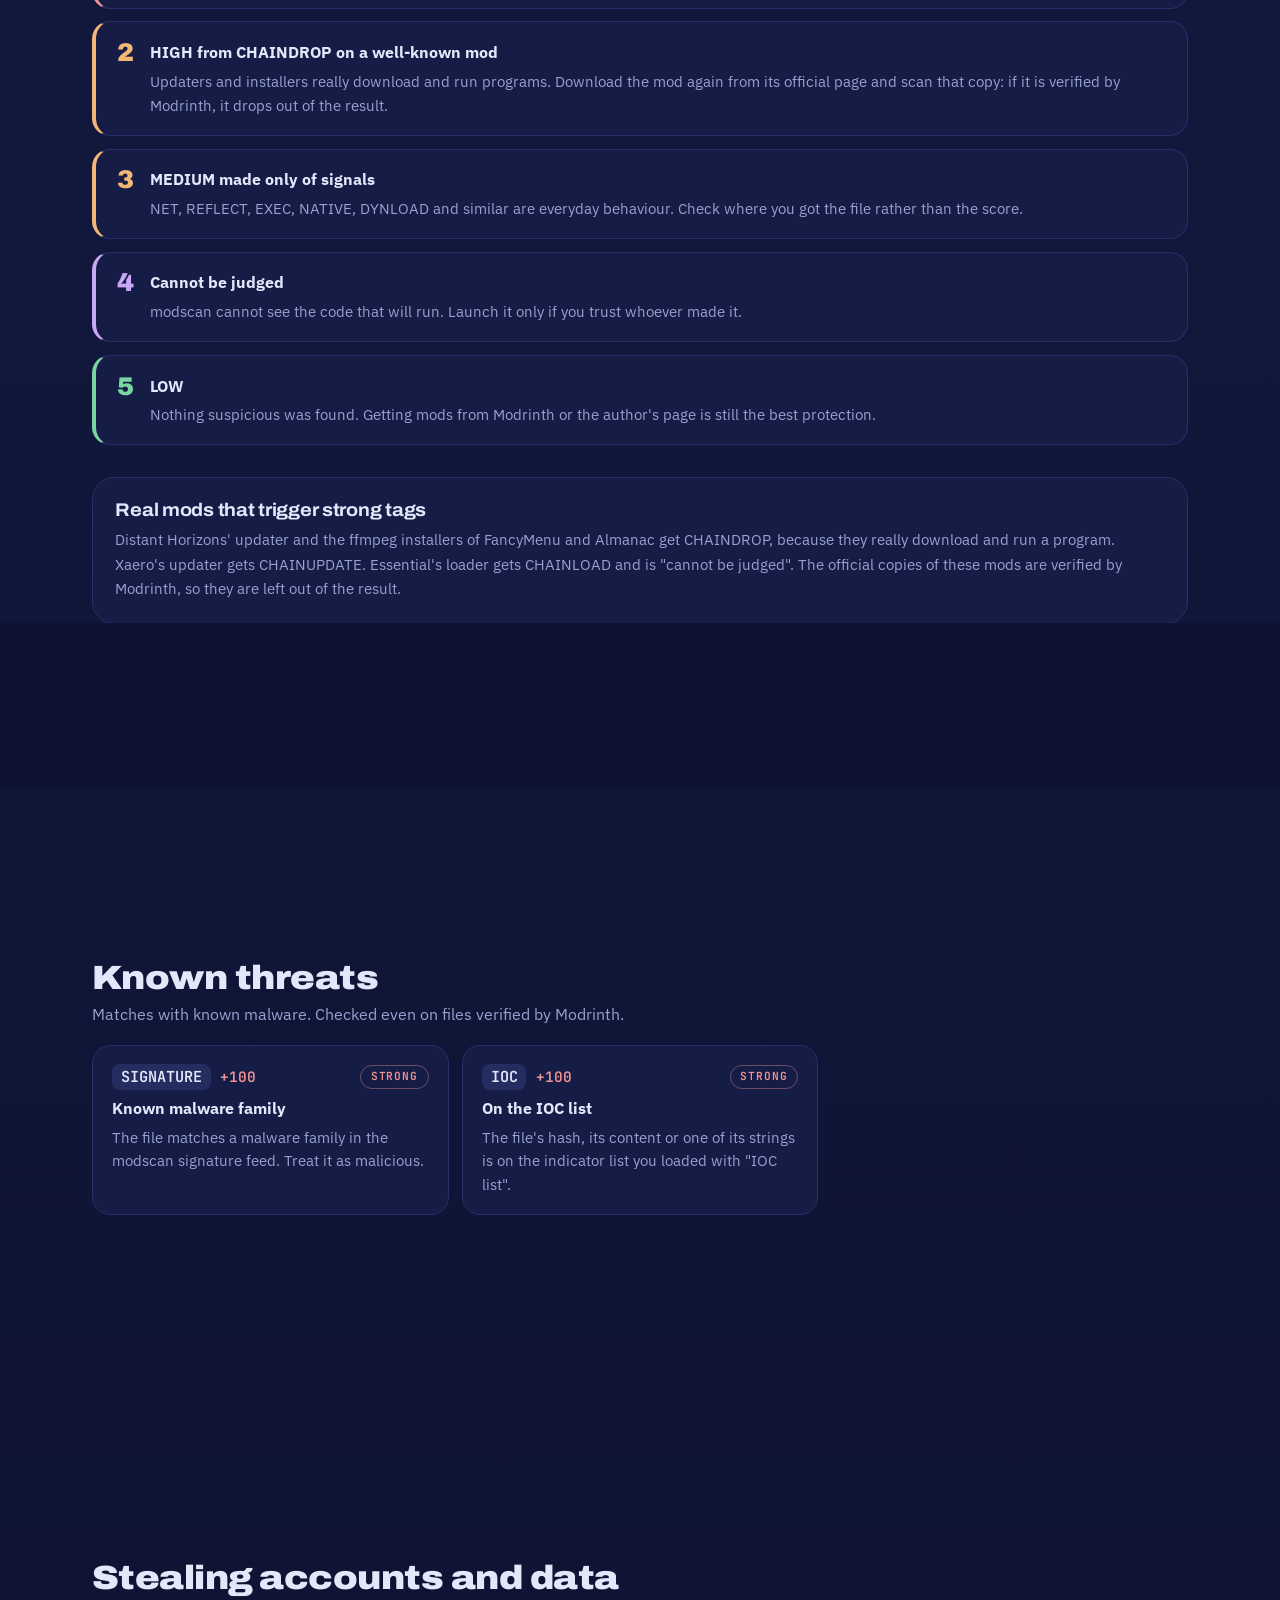
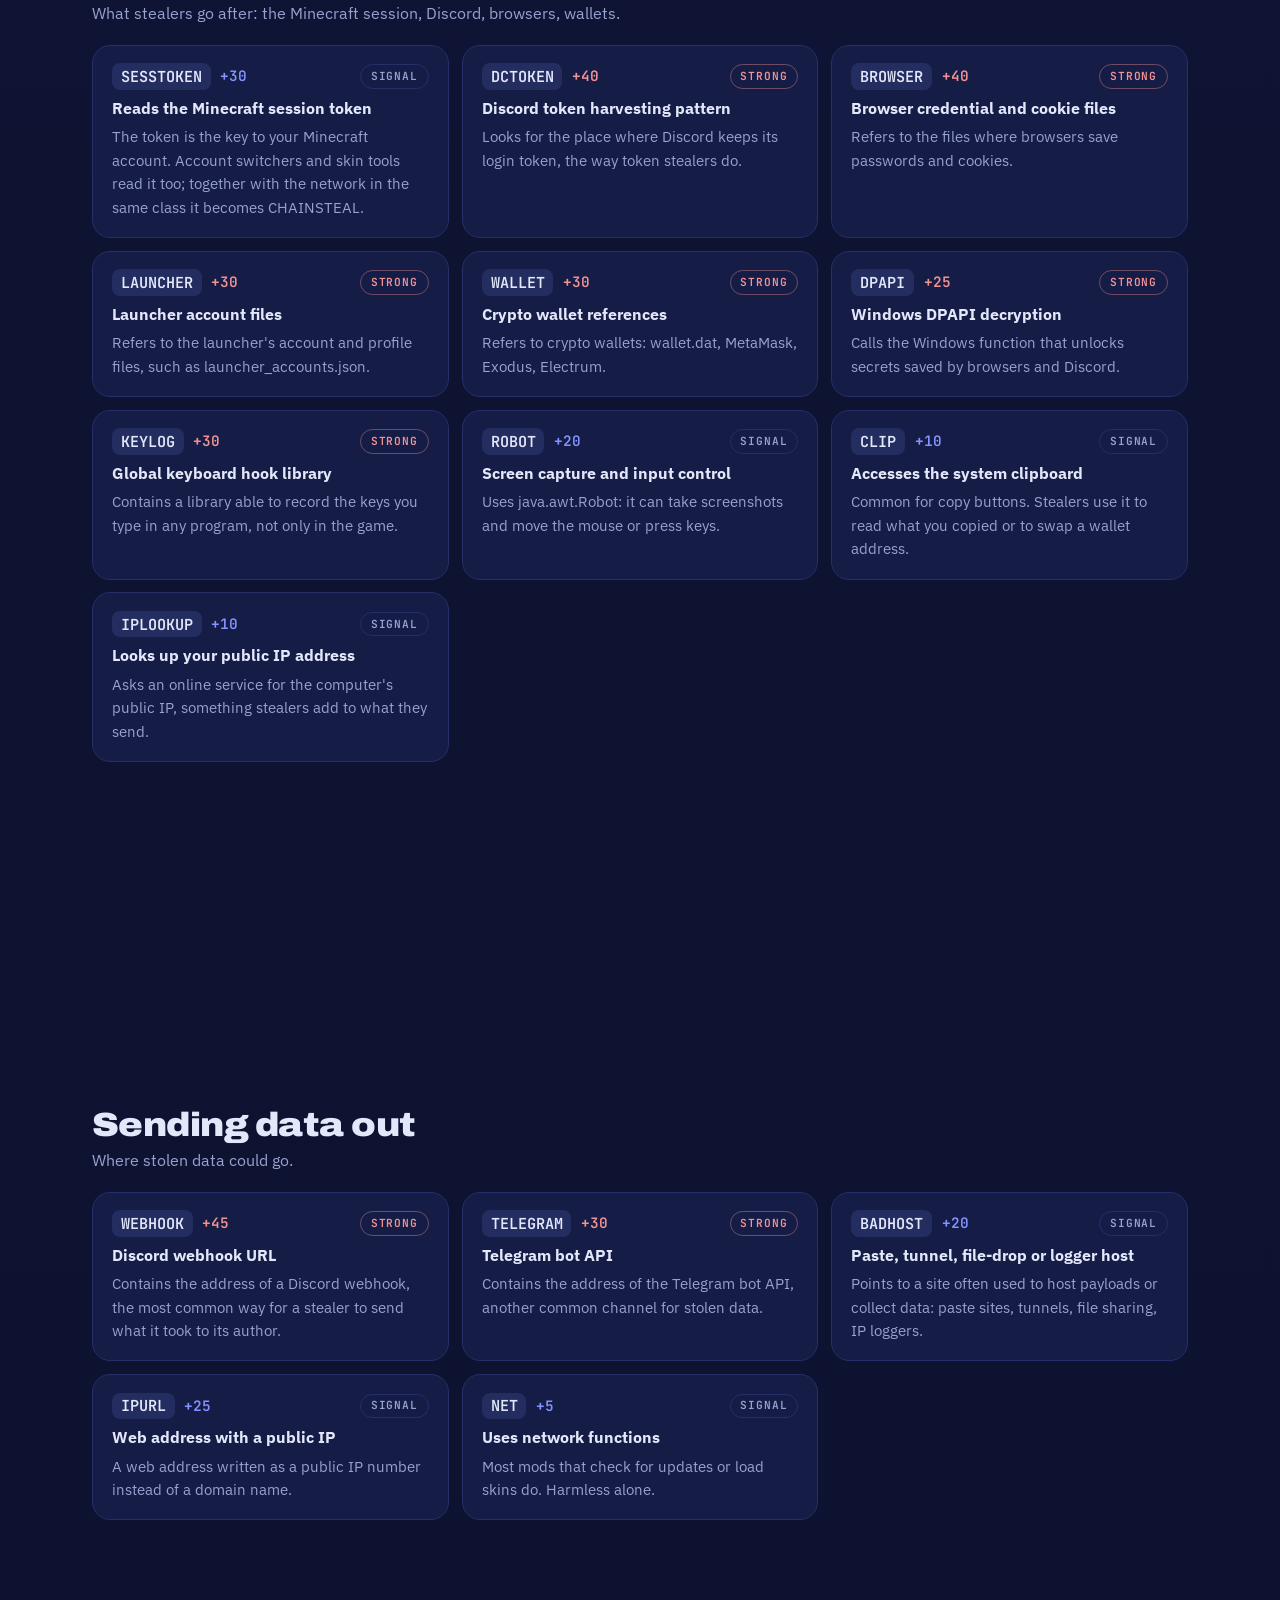
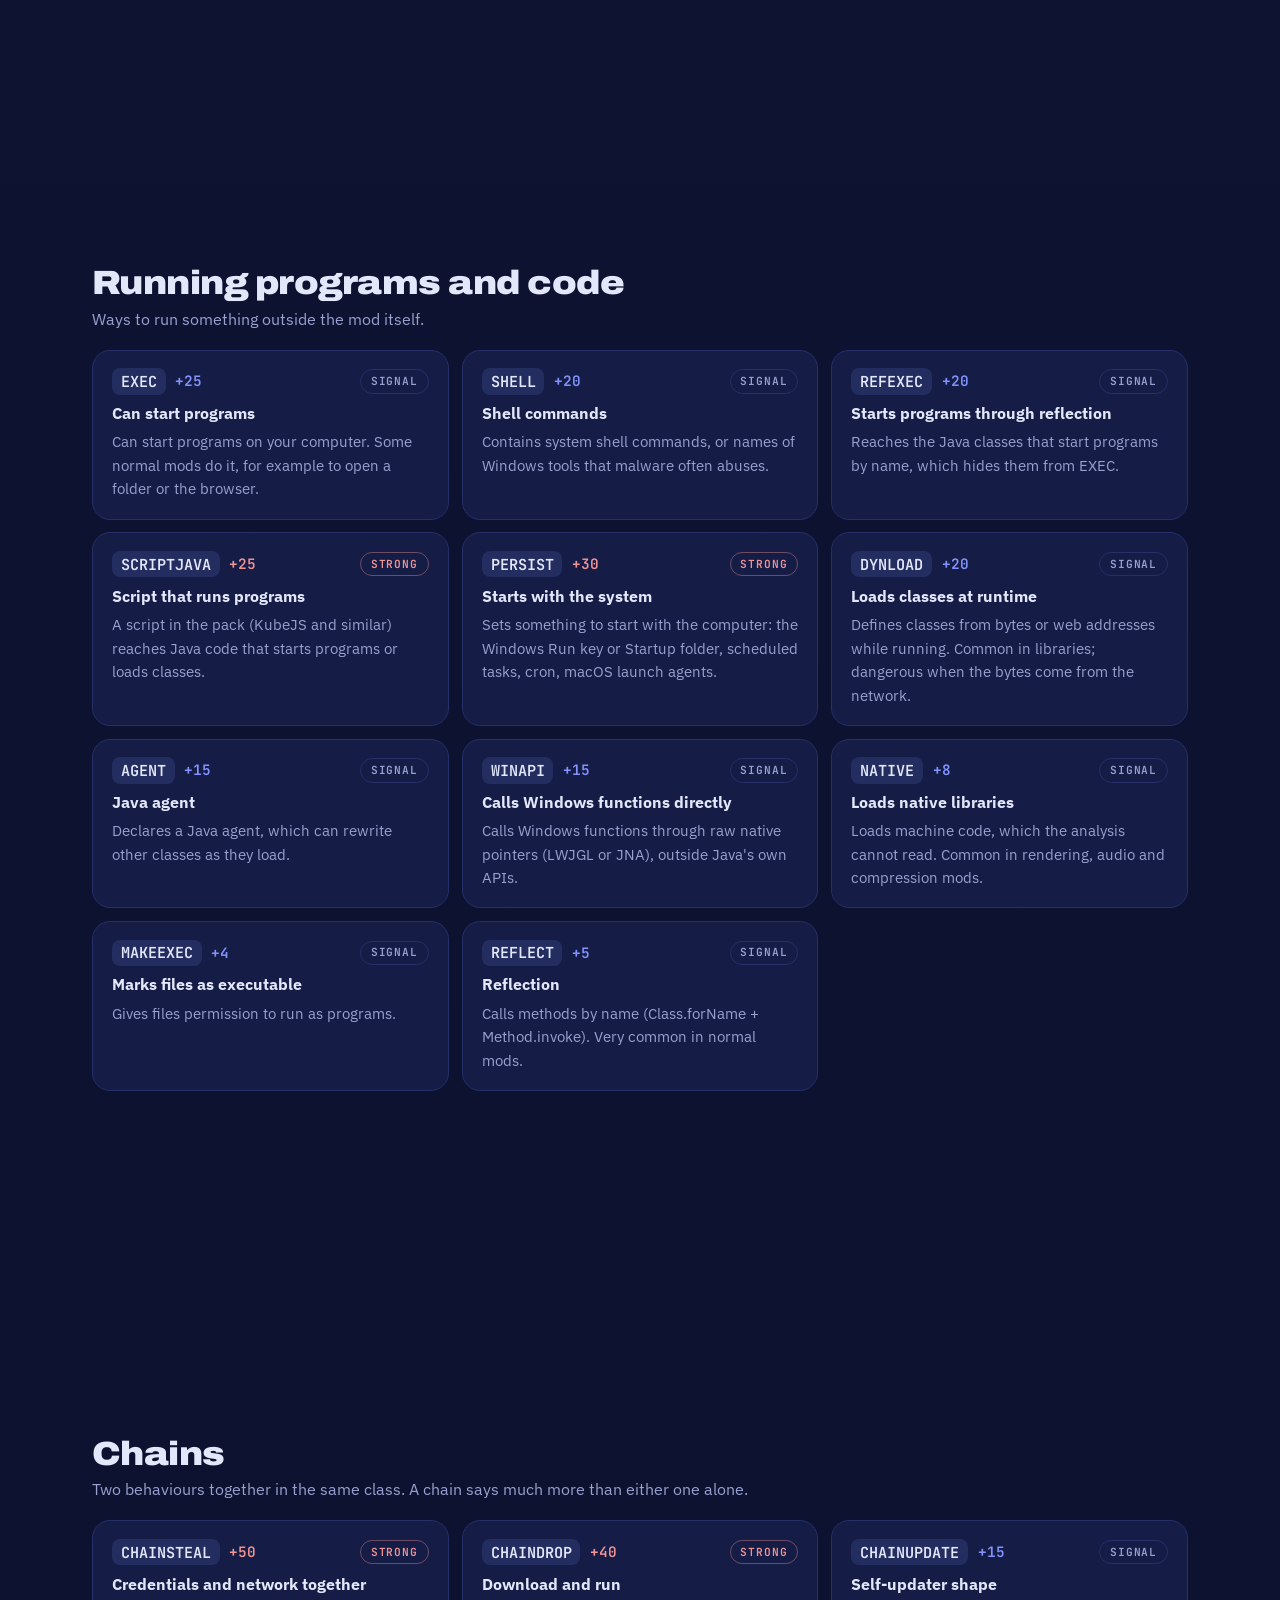
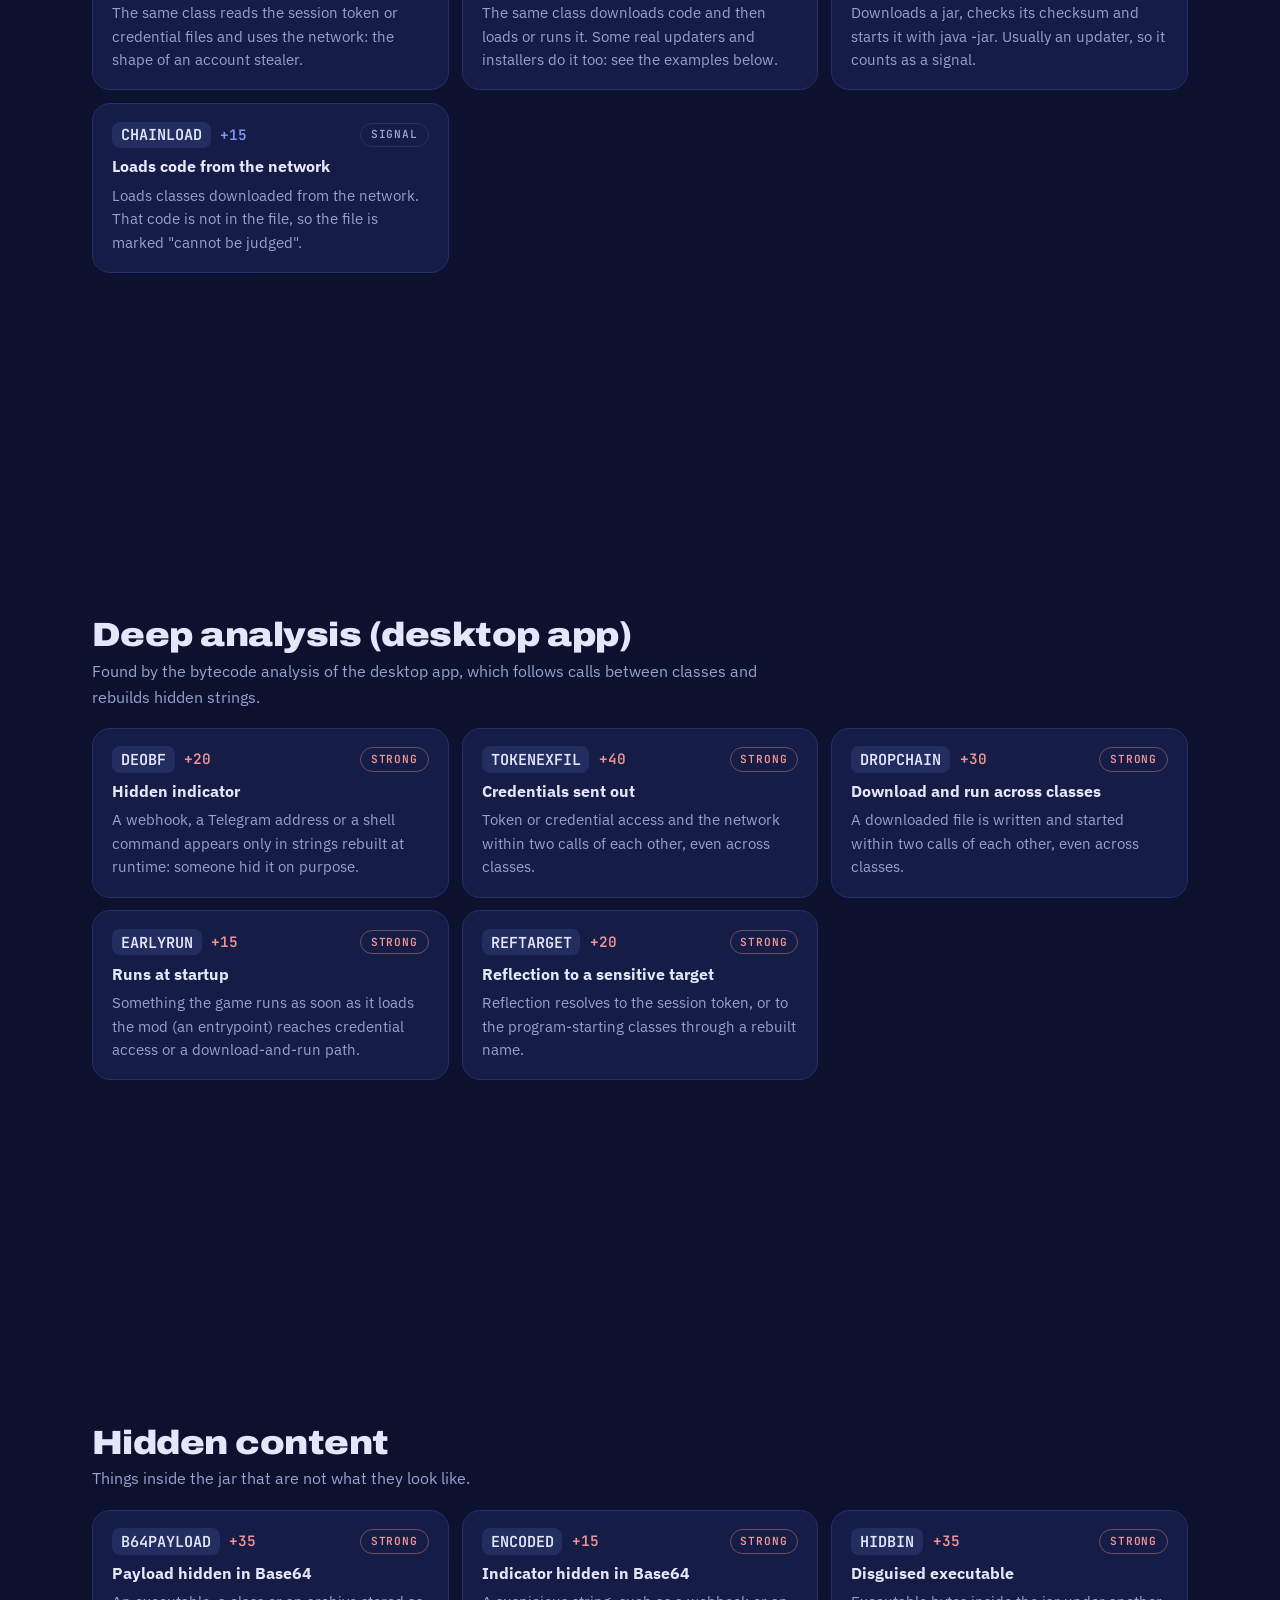
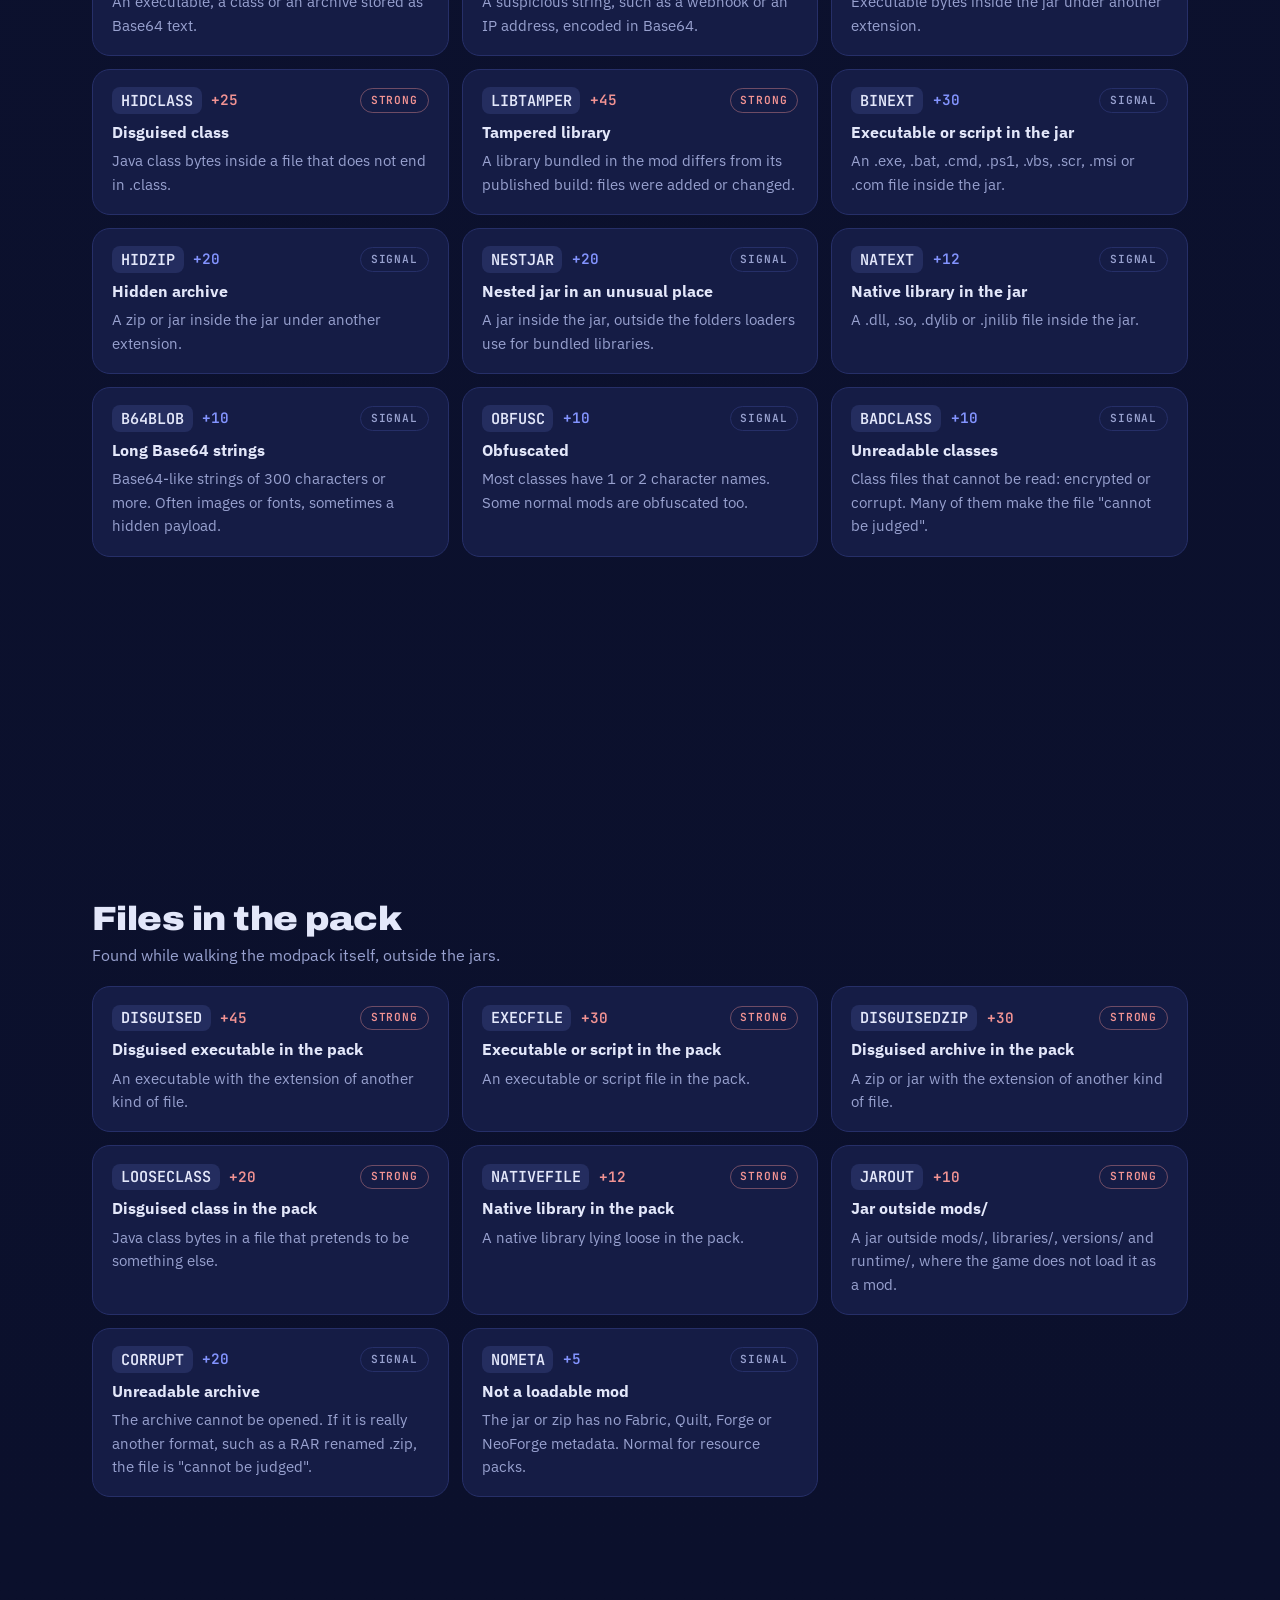
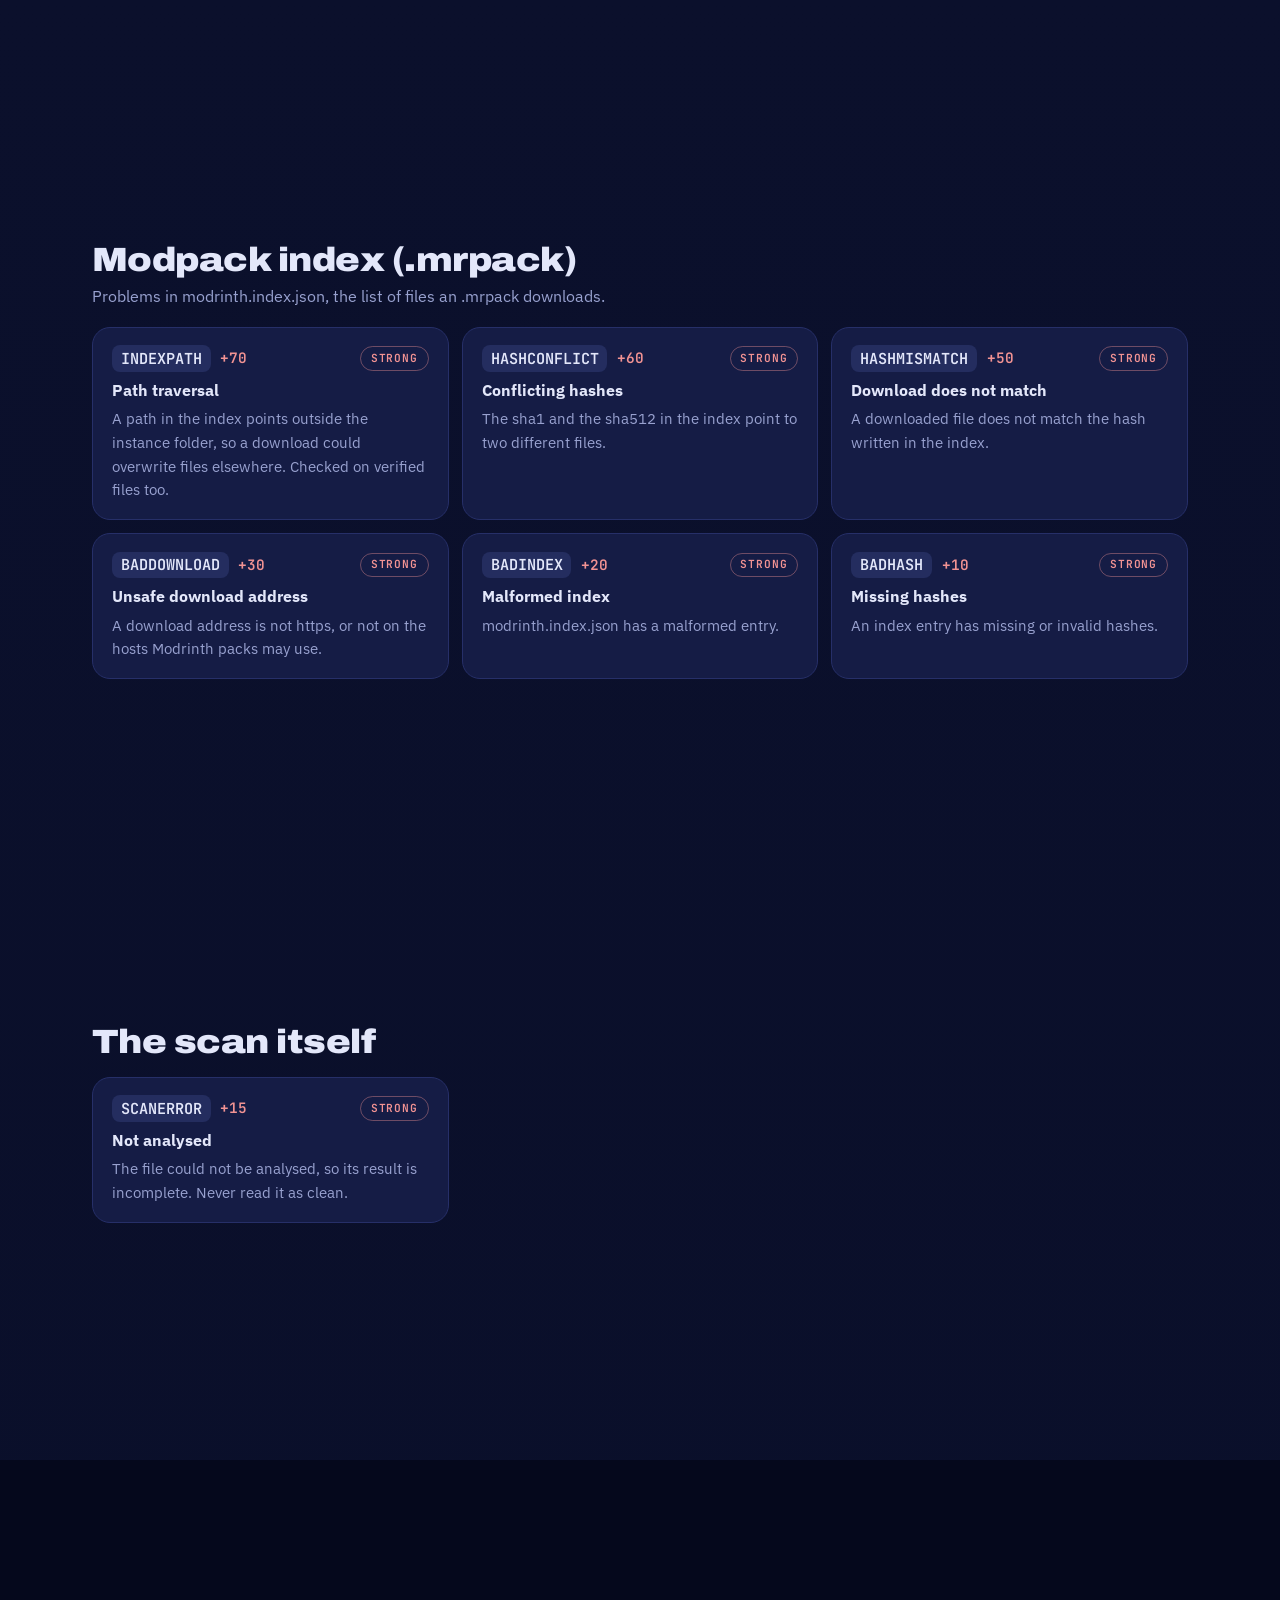
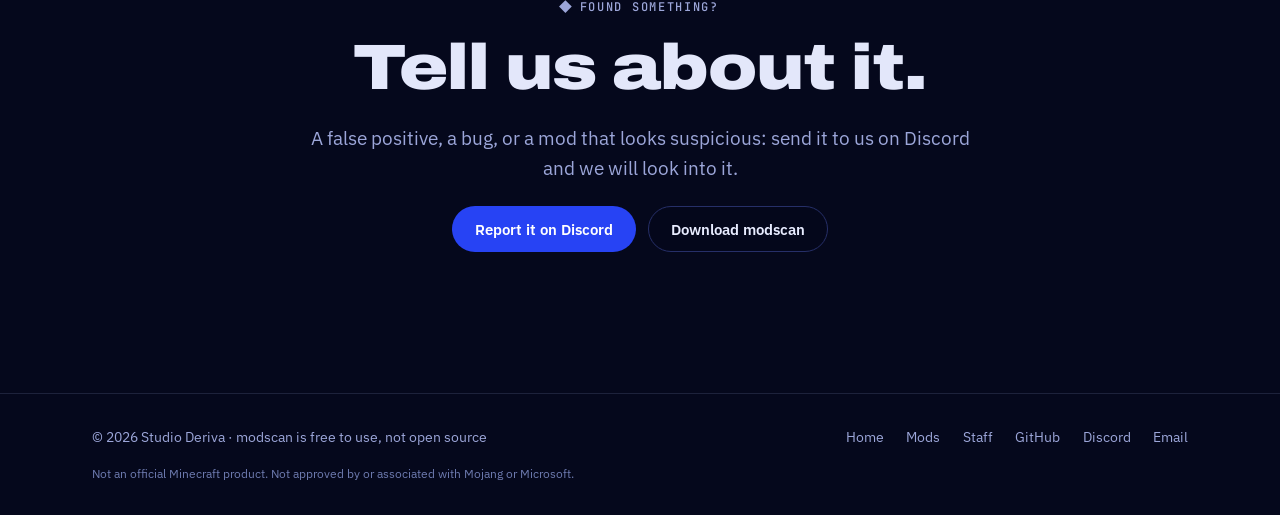
<file: modscan-tags.html>
<!doctype html>
<html lang="en">
<head>
<meta charset="utf-8">
<meta name="viewport" content="width=device-width, initial-scale=1, viewport-fit=cover">
<title>modscan tags</title>
<meta name="claude:viewport-fit-sides" content="cover">
<meta name="description" content="Every tag modscan can give a file, what it means, how much it weighs and how to tell if a mod is dangerous.">
<meta property="og:title" content="modscan tags">
<meta property="og:type" content="website">
<meta property="og:url" content="https://studio-deriva.github.io/modscan-tags.html">
<meta property="og:description" content="Every tag modscan can give a file, what it means, how much it weighs and how to tell if a mod is dangerous.">
<meta property="og:site_name" content="Studio Deriva">
<meta property="og:locale" content="en_US">
<meta property="og:locale:alternate" content="it_IT">
<meta property="og:image" content="https://studio-deriva.github.io/assets/modscan.png">
<meta name="twitter:card" content="summary">
<meta name="theme-color" content="#05081C">
<link rel="icon" href="assets/modscan.png" type="image/png">
<link rel="canonical" href="https://studio-deriva.github.io/modscan-tags.html">
<link rel="alternate" hreflang="en" href="https://studio-deriva.github.io/modscan-tags.html">
<link rel="alternate" hreflang="it" href="https://studio-deriva.github.io/it/modscan-tags.html">
<link rel="alternate" hreflang="x-default" href="https://studio-deriva.github.io/modscan-tags.html">
<link rel="preconnect" href="https://fonts.googleapis.com">
<link rel="preconnect" href="https://fonts.gstatic.com" crossorigin>
<link rel="stylesheet" href="https://fonts.googleapis.com/css2?family=Archivo:wdth,wght@62..125,400..900&family=IBM+Plex+Sans:wght@400;500;600&family=JetBrains+Mono:wght@400;500&display=swap">
<link rel="stylesheet" href="assets/site.css?v=202610190900">
<style>
/* modscan tags: every rule id the engine can report, with its weight and kind. Weights and the strong / signal
   split are copied from the engine (Rules.java / rules.py); change them here when they change there. */
.scan {
  --bg: #0E1332; --bg-2: #151C45; --fg: #E3E7FA; --muted: #98A1CF; --line: #262F68;
  --accent: #8394FF; --low: #7AD5A1; --medium: #F2B774; --high: #F29393; --undet: #C9A7F5;
  color: var(--fg); background: linear-gradient(180deg, #151C45 0%, #0E1332 30%, #0A0F2A 100%);
}
.intro { padding-block: calc(56px + clamp(3rem, 7vw, 5rem)) clamp(2.5rem, 5vw, 4rem); }
.intro h1 { font-size: clamp(3.4rem, 10vw, 8rem); font-weight: 900; font-stretch: 120%; letter-spacing: -.035em; margin-block: 1rem 1.4rem; }
.subtabs { display: inline-flex; gap: .3rem; padding: .35rem; border-radius: 100px; background: var(--deep); margin-bottom: 1.6rem; }
.subtabs a { padding: .55rem 1.1rem; border-radius: 100px; text-decoration: none; font-weight: 600; font-size: .95rem; color: var(--mist); }
.subtabs a:hover { color: var(--frost); }
.subtabs a[aria-current="page"] { background: var(--cobalt); color: #fff; }

.block { padding-block: clamp(3rem, 7vw, 5rem) 0; }
.block .wrap { display: grid; gap: 2rem; }
.block h2 { font-size: clamp(2rem, 4.5vw, 3.2rem); font-weight: 900; font-stretch: 115%; }
.block .lede { color: var(--muted); }
.cards { display: grid; grid-template-columns: repeat(auto-fit, minmax(min(100%, 250px), 1fr)); gap: 1rem; }
.card { background: var(--bg-2); border: 1px solid var(--line); border-radius: 22px; padding: 1.4rem 1.4rem; display: grid; gap: .5rem; align-content: start; }
.card h3 { font-size: 1.15rem; font-stretch: 108%; }
.card p { color: var(--muted); font-size: .95rem; }
.lv { justify-self: start; font: 600 .8rem/1 var(--f-mono); padding: .45rem .8rem; border-radius: 100px; background: color-mix(in srgb, var(--c) 16%, transparent); color: var(--c); border: 1px solid color-mix(in srgb, var(--c) 40%, transparent); }
.formula { font: 500 clamp(1rem, 2vw, 1.25rem)/1.5 var(--f-mono); background: var(--bg-2); border: 1px solid var(--line); border-radius: 18px; padding: 1.1rem 1.3rem; overflow-wrap: anywhere; }
.formula b { color: var(--accent); font-weight: 500; }
.steps { list-style: none; margin: 0; padding: 0; display: grid; gap: .8rem; counter-reset: s; }
.steps li { counter-increment: s; display: grid; grid-template-columns: auto 1fr; gap: .2rem 1rem; background: var(--bg-2); border: 1px solid var(--line); border-left: 4px solid var(--c, var(--accent)); border-radius: 18px; padding: 1.1rem 1.3rem; }
.steps li::before { content: counter(s); grid-row: span 2; font: 900 1.6rem/1 var(--f-display); color: var(--c, var(--accent)); }
.steps b { font-weight: 700; }
.steps span { color: var(--muted); font-size: .95rem; }

.finder { position: sticky; top: 56px; z-index: 5; padding-block: .9rem; background: color-mix(in srgb, #0E1332 92%, transparent); backdrop-filter: blur(8px); border-bottom: 1px solid var(--line); }
.finder .wrap { display: flex; flex-wrap: wrap; gap: .8rem; align-items: center; }
.finder input { flex: 1 1 240px; min-width: 0; font: 500 1rem/1 var(--f-body); color: var(--fg); background: var(--bg-2); border: 1px solid var(--line); border-radius: 100px; padding: .8rem 1.1rem; }
.finder input:focus { outline: 2px solid var(--accent); outline-offset: 1px; }
.toc { display: flex; flex-wrap: wrap; gap: .4rem; }
.toc a { font-size: .82rem; font-weight: 600; text-decoration: none; color: var(--muted); padding: .35rem .7rem; border-radius: 100px; border: 1px solid var(--line); }
.toc a:hover { color: var(--fg); border-color: var(--accent); }
@media (max-width: 760px) {
  .finder { position: static; }
  .toc { flex-wrap: nowrap; overflow-x: auto; scrollbar-width: none; margin-inline: -16px; padding-inline: 16px; }
  .toc a { white-space: nowrap; }
  .group, .tag { scroll-margin-top: 72px; }
}

.groups { padding-block: 2rem clamp(4rem, 8vw, 6rem); }
.groups .wrap { display: grid; gap: clamp(2.5rem, 6vw, 4rem); }
.group { display: grid; gap: 1.1rem; scroll-margin-top: 140px; }
.group-head { display: grid; gap: .4rem; }
.group-head h3 { font-size: clamp(1.5rem, 3vw, 2.1rem); font-weight: 900; font-stretch: 112%; }
.group-head p { color: var(--muted); max-width: 70ch; }
.tags { display: grid; grid-template-columns: repeat(auto-fill, minmax(min(100%, 320px), 1fr)); gap: .8rem; }
.tag { background: var(--bg-2); border: 1px solid var(--line); border-radius: 18px; padding: 1.1rem 1.2rem; display: grid; gap: .45rem; align-content: start; scroll-margin-top: 140px; }
.tag:target { border-color: var(--accent); box-shadow: 0 0 0 3px color-mix(in srgb, var(--accent) 30%, transparent); }
.tag-head { display: flex; align-items: center; gap: .6rem; flex-wrap: wrap; }
.tag code { font: 600 .95rem/1 var(--f-mono); color: var(--fg); background: rgba(131, 148, 255, .14); padding: .35rem .55rem; border-radius: 8px; }
.tag .w { font: 600 .9rem/1 var(--f-mono); color: var(--accent); }
.tag.strong .w { color: var(--high); }
.tag .kind { margin-left: auto; font: 600 .7rem/1 var(--f-mono); letter-spacing: .08em; text-transform: uppercase; padding: .35rem .6rem; border-radius: 100px; color: var(--muted); border: 1px solid var(--line); }
.tag.strong .kind { color: var(--high); border-color: color-mix(in srgb, var(--high) 40%, transparent); }
.tag h4 { margin: 0; font: 700 1.02rem/1.3 var(--f-body); }
.tag p { color: var(--muted); font-size: .92rem; }
.none { color: var(--muted); }
[hidden] { display: none !important; }

.next { background: var(--ink); text-align: center; }
.next .wrap { display: grid; gap: 1.4rem; justify-items: center; }
.next h2 { font-weight: 900; font-stretch: 118%; }
.actions { display: flex; flex-wrap: wrap; gap: .8rem; }
</style>
</head>
<body>

<header class="site-header always">
  <div class="wrap nav">
    <a class="brand" href="index.html"><img src="assets/logo.svg" alt="" width="17" height="25">Studio Deriva</a>
    <ul class="nav-links">
      <li><a href="mods.html">Mods</a></li>
      <li><a href="staff.html">Staff</a></li>
      <li><a href="modscan.html" aria-current="page">modscan</a></li>
      <li><a href="index.html#open-source">Open source</a></li>
      <li><a href="index.html#commissions">Commissions</a></li>
      <li><a href="index.html#ideas">Ideas</a></li>
      <li><a href="index.html#team">Join the team</a></li>
    </ul>
    <a class="btn btn-primary" href="https://discord.gg/pQPWr7vfHu" target="_blank" rel="noopener">Discord</a>
  </div>
</header>

<main class="scan">
  <div class="intro">
    <div class="wrap">
      <nav class="subtabs" aria-label="modscan sections">
        <a href="modscan.html">Overview</a>
        <a href="modscan-tags.html" aria-current="page">Tags</a>
      </nav>
      <p class="eyebrow">modscan · every finding explained</p>
      <h1>Tags</h1>
      <p class="lede">Every finding in a modscan report has a tag, like WEBHOOK or CHAINDROP, and a weight. Here is what each one means, how much it counts, and how to tell whether a mod is dangerous.</p>
    </div>
  </div>

  <section class="block" id="score">
    <div class="wrap">
      <h2>How a score is made</h2>
      <p class="formula">score = <b>strong tags</b> + <b>signals</b> (at most 30), up to 100</p>
      <div class="cards">
        <div class="card"><span class="lv" style="--c: var(--high)">Strong</span><h3>Strong tags count in full</h3><p>Indicators that normal mods almost never have: a webhook, a stealer chain, a disguised executable. One is often enough for HIGH.</p></div>
        <div class="card"><span class="lv" style="--c: var(--accent)">Signal</span><h3>Signals add up to 30 at most</h3><p>Single behaviours that plenty of normal mods have: network, reflection, starting a program. However many there are, they never make a file HIGH on their own.</p></div>
      </div>
      <div class="cards">
        <div class="card"><span class="lv" style="--c: var(--low)">LOW · 0–14</span><p>Nothing suspicious found. Not a guarantee: static analysis cannot see everything.</p></div>
        <div class="card"><span class="lv" style="--c: var(--medium)">MEDIUM · 15–39</span><p>Something worth a look. Often signals that a normal mod has too; read the tags.</p></div>
        <div class="card"><span class="lv" style="--c: var(--high)">HIGH · 40+</span><p>At least one strong indicator or a chain. Do not launch it until you know why.</p></div>
        <div class="card"><span class="lv" style="--c: var(--undet)">Cannot be judged</span><p>The code the file runs is not in the file: downloaded or decrypted later, unreadable classes, or another archive format. No score can clear it.</p></div>
      </div>
      <p class="lede">Files verified by Modrinth are left out of the result. Only SIGNATURE, IOC and INDEXPATH are still checked on them.</p>
    </div>
  </section>

  <section class="block" id="dangerous">
    <div class="wrap">
      <h2>Is this mod dangerous?</h2>
      <ol class="steps">
        <li style="--c: var(--high)"><b>HIGH with a "looks like" line</b><span>If the report says it looks like a stealer, a dropper, a loader or a hidden payload, or shows SIGNATURE or IOC: do not launch it, delete it, and tell us on Discord.</span></li>
        <li style="--c: var(--medium)"><b>HIGH from CHAINDROP on a well-known mod</b><span>Updaters and installers really download and run programs. Download the mod again from its official page and scan that copy: if it is verified by Modrinth, it drops out of the result.</span></li>
        <li style="--c: var(--medium)"><b>MEDIUM made only of signals</b><span>NET, REFLECT, EXEC, NATIVE, DYNLOAD and similar are everyday behaviour. Check where you got the file rather than the score.</span></li>
        <li style="--c: var(--undet)"><b>Cannot be judged</b><span>modscan cannot see the code that will run. Launch it only if you trust whoever made it.</span></li>
        <li style="--c: var(--low)"><b>LOW</b><span>Nothing suspicious was found. Getting mods from Modrinth or the author's page is still the best protection.</span></li>
      </ol>
      <div class="card">
        <h3>Real mods that trigger strong tags</h3>
        <p>Distant Horizons' updater and the ffmpeg installers of FancyMenu and Almanac get CHAINDROP, because they really download and run a program. Xaero's updater gets CHAINUPDATE. Essential's loader gets CHAINLOAD and is "cannot be judged". The official copies of these mods are verified by Modrinth, so they are left out of the result.</p>
      </div>
    </div>
  </section>

  <div class="finder" id="all">
    <div class="wrap">
      <input type="search" id="tag-filter" placeholder="Find a tag: WEBHOOK, token, download…" aria-label="Find a tag" autocomplete="off">
      <nav class="toc" aria-label="Tag groups">
        <a href="#g-threats">Known threats</a>
        <a href="#g-steal">Stealing accounts and data</a>
        <a href="#g-send">Sending data out</a>
        <a href="#g-run">Running programs and code</a>
        <a href="#g-chains">Chains</a>
        <a href="#g-deep">Deep analysis (desktop app)</a>
        <a href="#g-hidden">Hidden content</a>
        <a href="#g-pack">Files in the pack</a>
        <a href="#g-index">Modpack index (.mrpack)</a>
        <a href="#g-scanner">The scan itself</a>
      </nav>
    </div>
  </div>

  <div class="groups">
    <div class="wrap">
      <section class="group" id="g-threats">
        <div class="group-head"><h3>Known threats</h3><p>Matches with known malware. Checked even on files verified by Modrinth.</p></div>
        <div class="tags">
          <div class="tag strong" id="SIGNATURE">
            <div class="tag-head"><code>SIGNATURE</code><b class="w">+100</b><span class="kind">Strong</span></div>
            <h4>Known malware family</h4>
            <p>The file matches a malware family in the modscan signature feed. Treat it as malicious.</p>
          </div>
          <div class="tag strong" id="IOC">
            <div class="tag-head"><code>IOC</code><b class="w">+100</b><span class="kind">Strong</span></div>
            <h4>On the IOC list</h4>
            <p>The file's hash, its content or one of its strings is on the indicator list you loaded with "IOC list".</p>
          </div>
        </div>
      </section>
      <section class="group" id="g-steal">
        <div class="group-head"><h3>Stealing accounts and data</h3><p>What stealers go after: the Minecraft session, Discord, browsers, wallets.</p></div>
        <div class="tags">
          <div class="tag signal" id="SESSTOKEN">
            <div class="tag-head"><code>SESSTOKEN</code><b class="w">+30</b><span class="kind">Signal</span></div>
            <h4>Reads the Minecraft session token</h4>
            <p>The token is the key to your Minecraft account. Account switchers and skin tools read it too; together with the network in the same class it becomes CHAINSTEAL.</p>
          </div>
          <div class="tag strong" id="DCTOKEN">
            <div class="tag-head"><code>DCTOKEN</code><b class="w">+40</b><span class="kind">Strong</span></div>
            <h4>Discord token harvesting pattern</h4>
            <p>Looks for the place where Discord keeps its login token, the way token stealers do.</p>
          </div>
          <div class="tag strong" id="BROWSER">
            <div class="tag-head"><code>BROWSER</code><b class="w">+40</b><span class="kind">Strong</span></div>
            <h4>Browser credential and cookie files</h4>
            <p>Refers to the files where browsers save passwords and cookies.</p>
          </div>
          <div class="tag strong" id="LAUNCHER">
            <div class="tag-head"><code>LAUNCHER</code><b class="w">+30</b><span class="kind">Strong</span></div>
            <h4>Launcher account files</h4>
            <p>Refers to the launcher's account and profile files, such as launcher_accounts.json.</p>
          </div>
          <div class="tag strong" id="WALLET">
            <div class="tag-head"><code>WALLET</code><b class="w">+30</b><span class="kind">Strong</span></div>
            <h4>Crypto wallet references</h4>
            <p>Refers to crypto wallets: wallet.dat, MetaMask, Exodus, Electrum.</p>
          </div>
          <div class="tag strong" id="DPAPI">
            <div class="tag-head"><code>DPAPI</code><b class="w">+25</b><span class="kind">Strong</span></div>
            <h4>Windows DPAPI decryption</h4>
            <p>Calls the Windows function that unlocks secrets saved by browsers and Discord.</p>
          </div>
          <div class="tag strong" id="KEYLOG">
            <div class="tag-head"><code>KEYLOG</code><b class="w">+30</b><span class="kind">Strong</span></div>
            <h4>Global keyboard hook library</h4>
            <p>Contains a library able to record the keys you type in any program, not only in the game.</p>
          </div>
          <div class="tag signal" id="ROBOT">
            <div class="tag-head"><code>ROBOT</code><b class="w">+20</b><span class="kind">Signal</span></div>
            <h4>Screen capture and input control</h4>
            <p>Uses java.awt.Robot: it can take screenshots and move the mouse or press keys.</p>
          </div>
          <div class="tag signal" id="CLIP">
            <div class="tag-head"><code>CLIP</code><b class="w">+10</b><span class="kind">Signal</span></div>
            <h4>Accesses the system clipboard</h4>
            <p>Common for copy buttons. Stealers use it to read what you copied or to swap a wallet address.</p>
          </div>
          <div class="tag signal" id="IPLOOKUP">
            <div class="tag-head"><code>IPLOOKUP</code><b class="w">+10</b><span class="kind">Signal</span></div>
            <h4>Looks up your public IP address</h4>
            <p>Asks an online service for the computer's public IP, something stealers add to what they send.</p>
          </div>
        </div>
      </section>
      <section class="group" id="g-send">
        <div class="group-head"><h3>Sending data out</h3><p>Where stolen data could go.</p></div>
        <div class="tags">
          <div class="tag strong" id="WEBHOOK">
            <div class="tag-head"><code>WEBHOOK</code><b class="w">+45</b><span class="kind">Strong</span></div>
            <h4>Discord webhook URL</h4>
            <p>Contains the address of a Discord webhook, the most common way for a stealer to send what it took to its author.</p>
          </div>
          <div class="tag strong" id="TELEGRAM">
            <div class="tag-head"><code>TELEGRAM</code><b class="w">+30</b><span class="kind">Strong</span></div>
            <h4>Telegram bot API</h4>
            <p>Contains the address of the Telegram bot API, another common channel for stolen data.</p>
          </div>
          <div class="tag signal" id="BADHOST">
            <div class="tag-head"><code>BADHOST</code><b class="w">+20</b><span class="kind">Signal</span></div>
            <h4>Paste, tunnel, file-drop or logger host</h4>
            <p>Points to a site often used to host payloads or collect data: paste sites, tunnels, file sharing, IP loggers.</p>
          </div>
          <div class="tag signal" id="IPURL">
            <div class="tag-head"><code>IPURL</code><b class="w">+25</b><span class="kind">Signal</span></div>
            <h4>Web address with a public IP</h4>
            <p>A web address written as a public IP number instead of a domain name.</p>
          </div>
          <div class="tag signal" id="NET">
            <div class="tag-head"><code>NET</code><b class="w">+5</b><span class="kind">Signal</span></div>
            <h4>Uses network functions</h4>
            <p>Most mods that check for updates or load skins do. Harmless alone.</p>
          </div>
        </div>
      </section>
      <section class="group" id="g-run">
        <div class="group-head"><h3>Running programs and code</h3><p>Ways to run something outside the mod itself.</p></div>
        <div class="tags">
          <div class="tag signal" id="EXEC">
            <div class="tag-head"><code>EXEC</code><b class="w">+25</b><span class="kind">Signal</span></div>
            <h4>Can start programs</h4>
            <p>Can start programs on your computer. Some normal mods do it, for example to open a folder or the browser.</p>
          </div>
          <div class="tag signal" id="SHELL">
            <div class="tag-head"><code>SHELL</code><b class="w">+20</b><span class="kind">Signal</span></div>
            <h4>Shell commands</h4>
            <p>Contains system shell commands, or names of Windows tools that malware often abuses.</p>
          </div>
          <div class="tag signal" id="REFEXEC">
            <div class="tag-head"><code>REFEXEC</code><b class="w">+20</b><span class="kind">Signal</span></div>
            <h4>Starts programs through reflection</h4>
            <p>Reaches the Java classes that start programs by name, which hides them from EXEC.</p>
          </div>
          <div class="tag strong" id="SCRIPTJAVA">
            <div class="tag-head"><code>SCRIPTJAVA</code><b class="w">+25</b><span class="kind">Strong</span></div>
            <h4>Script that runs programs</h4>
            <p>A script in the pack (KubeJS and similar) reaches Java code that starts programs or loads classes.</p>
          </div>
          <div class="tag strong" id="PERSIST">
            <div class="tag-head"><code>PERSIST</code><b class="w">+30</b><span class="kind">Strong</span></div>
            <h4>Starts with the system</h4>
            <p>Sets something to start with the computer: the Windows Run key or Startup folder, scheduled tasks, cron, macOS launch agents.</p>
          </div>
          <div class="tag signal" id="DYNLOAD">
            <div class="tag-head"><code>DYNLOAD</code><b class="w">+20</b><span class="kind">Signal</span></div>
            <h4>Loads classes at runtime</h4>
            <p>Defines classes from bytes or web addresses while running. Common in libraries; dangerous when the bytes come from the network.</p>
          </div>
          <div class="tag signal" id="AGENT">
            <div class="tag-head"><code>AGENT</code><b class="w">+15</b><span class="kind">Signal</span></div>
            <h4>Java agent</h4>
            <p>Declares a Java agent, which can rewrite other classes as they load.</p>
          </div>
          <div class="tag signal" id="WINAPI">
            <div class="tag-head"><code>WINAPI</code><b class="w">+15</b><span class="kind">Signal</span></div>
            <h4>Calls Windows functions directly</h4>
            <p>Calls Windows functions through raw native pointers (LWJGL or JNA), outside Java's own APIs.</p>
          </div>
          <div class="tag signal" id="NATIVE">
            <div class="tag-head"><code>NATIVE</code><b class="w">+8</b><span class="kind">Signal</span></div>
            <h4>Loads native libraries</h4>
            <p>Loads machine code, which the analysis cannot read. Common in rendering, audio and compression mods.</p>
          </div>
          <div class="tag signal" id="MAKEEXEC">
            <div class="tag-head"><code>MAKEEXEC</code><b class="w">+4</b><span class="kind">Signal</span></div>
            <h4>Marks files as executable</h4>
            <p>Gives files permission to run as programs.</p>
          </div>
          <div class="tag signal" id="REFLECT">
            <div class="tag-head"><code>REFLECT</code><b class="w">+5</b><span class="kind">Signal</span></div>
            <h4>Reflection</h4>
            <p>Calls methods by name (Class.forName + Method.invoke). Very common in normal mods.</p>
          </div>
        </div>
      </section>
      <section class="group" id="g-chains">
        <div class="group-head"><h3>Chains</h3><p>Two behaviours together in the same class. A chain says much more than either one alone.</p></div>
        <div class="tags">
          <div class="tag strong" id="CHAINSTEAL">
            <div class="tag-head"><code>CHAINSTEAL</code><b class="w">+50</b><span class="kind">Strong</span></div>
            <h4>Credentials and network together</h4>
            <p>The same class reads the session token or credential files and uses the network: the shape of an account stealer.</p>
          </div>
          <div class="tag strong" id="CHAINDROP">
            <div class="tag-head"><code>CHAINDROP</code><b class="w">+40</b><span class="kind">Strong</span></div>
            <h4>Download and run</h4>
            <p>The same class downloads code and then loads or runs it. Some real updaters and installers do it too: see the examples below.</p>
          </div>
          <div class="tag signal" id="CHAINUPDATE">
            <div class="tag-head"><code>CHAINUPDATE</code><b class="w">+15</b><span class="kind">Signal</span></div>
            <h4>Self-updater shape</h4>
            <p>Downloads a jar, checks its checksum and starts it with java -jar. Usually an updater, so it counts as a signal.</p>
          </div>
          <div class="tag signal" id="CHAINLOAD">
            <div class="tag-head"><code>CHAINLOAD</code><b class="w">+15</b><span class="kind">Signal</span></div>
            <h4>Loads code from the network</h4>
            <p>Loads classes downloaded from the network. That code is not in the file, so the file is marked "cannot be judged".</p>
          </div>
        </div>
      </section>
      <section class="group" id="g-deep">
        <div class="group-head"><h3>Deep analysis (desktop app)</h3><p>Found by the bytecode analysis of the desktop app, which follows calls between classes and rebuilds hidden strings.</p></div>
        <div class="tags">
          <div class="tag strong" id="DEOBF">
            <div class="tag-head"><code>DEOBF</code><b class="w">+20</b><span class="kind">Strong</span></div>
            <h4>Hidden indicator</h4>
            <p>A webhook, a Telegram address or a shell command appears only in strings rebuilt at runtime: someone hid it on purpose.</p>
          </div>
          <div class="tag strong" id="TOKENEXFIL">
            <div class="tag-head"><code>TOKENEXFIL</code><b class="w">+40</b><span class="kind">Strong</span></div>
            <h4>Credentials sent out</h4>
            <p>Token or credential access and the network within two calls of each other, even across classes.</p>
          </div>
          <div class="tag strong" id="DROPCHAIN">
            <div class="tag-head"><code>DROPCHAIN</code><b class="w">+30</b><span class="kind">Strong</span></div>
            <h4>Download and run across classes</h4>
            <p>A downloaded file is written and started within two calls of each other, even across classes.</p>
          </div>
          <div class="tag strong" id="EARLYRUN">
            <div class="tag-head"><code>EARLYRUN</code><b class="w">+15</b><span class="kind">Strong</span></div>
            <h4>Runs at startup</h4>
            <p>Something the game runs as soon as it loads the mod (an entrypoint) reaches credential access or a download-and-run path.</p>
          </div>
          <div class="tag strong" id="REFTARGET">
            <div class="tag-head"><code>REFTARGET</code><b class="w">+20</b><span class="kind">Strong</span></div>
            <h4>Reflection to a sensitive target</h4>
            <p>Reflection resolves to the session token, or to the program-starting classes through a rebuilt name.</p>
          </div>
        </div>
      </section>
      <section class="group" id="g-hidden">
        <div class="group-head"><h3>Hidden content</h3><p>Things inside the jar that are not what they look like.</p></div>
        <div class="tags">
          <div class="tag strong" id="B64PAYLOAD">
            <div class="tag-head"><code>B64PAYLOAD</code><b class="w">+35</b><span class="kind">Strong</span></div>
            <h4>Payload hidden in Base64</h4>
            <p>An executable, a class or an archive stored as Base64 text.</p>
          </div>
          <div class="tag strong" id="ENCODED">
            <div class="tag-head"><code>ENCODED</code><b class="w">+15</b><span class="kind">Strong</span></div>
            <h4>Indicator hidden in Base64</h4>
            <p>A suspicious string, such as a webhook or an IP address, encoded in Base64.</p>
          </div>
          <div class="tag strong" id="HIDBIN">
            <div class="tag-head"><code>HIDBIN</code><b class="w">+35</b><span class="kind">Strong</span></div>
            <h4>Disguised executable</h4>
            <p>Executable bytes inside the jar under another extension.</p>
          </div>
          <div class="tag strong" id="HIDCLASS">
            <div class="tag-head"><code>HIDCLASS</code><b class="w">+25</b><span class="kind">Strong</span></div>
            <h4>Disguised class</h4>
            <p>Java class bytes inside a file that does not end in .class.</p>
          </div>
          <div class="tag strong" id="LIBTAMPER">
            <div class="tag-head"><code>LIBTAMPER</code><b class="w">+45</b><span class="kind">Strong</span></div>
            <h4>Tampered library</h4>
            <p>A library bundled in the mod differs from its published build: files were added or changed.</p>
          </div>
          <div class="tag signal" id="BINEXT">
            <div class="tag-head"><code>BINEXT</code><b class="w">+30</b><span class="kind">Signal</span></div>
            <h4>Executable or script in the jar</h4>
            <p>An .exe, .bat, .cmd, .ps1, .vbs, .scr, .msi or .com file inside the jar.</p>
          </div>
          <div class="tag signal" id="HIDZIP">
            <div class="tag-head"><code>HIDZIP</code><b class="w">+20</b><span class="kind">Signal</span></div>
            <h4>Hidden archive</h4>
            <p>A zip or jar inside the jar under another extension.</p>
          </div>
          <div class="tag signal" id="NESTJAR">
            <div class="tag-head"><code>NESTJAR</code><b class="w">+20</b><span class="kind">Signal</span></div>
            <h4>Nested jar in an unusual place</h4>
            <p>A jar inside the jar, outside the folders loaders use for bundled libraries.</p>
          </div>
          <div class="tag signal" id="NATEXT">
            <div class="tag-head"><code>NATEXT</code><b class="w">+12</b><span class="kind">Signal</span></div>
            <h4>Native library in the jar</h4>
            <p>A .dll, .so, .dylib or .jnilib file inside the jar.</p>
          </div>
          <div class="tag signal" id="B64BLOB">
            <div class="tag-head"><code>B64BLOB</code><b class="w">+10</b><span class="kind">Signal</span></div>
            <h4>Long Base64 strings</h4>
            <p>Base64-like strings of 300 characters or more. Often images or fonts, sometimes a hidden payload.</p>
          </div>
          <div class="tag signal" id="OBFUSC">
            <div class="tag-head"><code>OBFUSC</code><b class="w">+10</b><span class="kind">Signal</span></div>
            <h4>Obfuscated</h4>
            <p>Most classes have 1 or 2 character names. Some normal mods are obfuscated too.</p>
          </div>
          <div class="tag signal" id="BADCLASS">
            <div class="tag-head"><code>BADCLASS</code><b class="w">+10</b><span class="kind">Signal</span></div>
            <h4>Unreadable classes</h4>
            <p>Class files that cannot be read: encrypted or corrupt. Many of them make the file "cannot be judged".</p>
          </div>
        </div>
      </section>
      <section class="group" id="g-pack">
        <div class="group-head"><h3>Files in the pack</h3><p>Found while walking the modpack itself, outside the jars.</p></div>
        <div class="tags">
          <div class="tag strong" id="DISGUISED">
            <div class="tag-head"><code>DISGUISED</code><b class="w">+45</b><span class="kind">Strong</span></div>
            <h4>Disguised executable in the pack</h4>
            <p>An executable with the extension of another kind of file.</p>
          </div>
          <div class="tag strong" id="EXECFILE">
            <div class="tag-head"><code>EXECFILE</code><b class="w">+30</b><span class="kind">Strong</span></div>
            <h4>Executable or script in the pack</h4>
            <p>An executable or script file in the pack.</p>
          </div>
          <div class="tag strong" id="DISGUISEDZIP">
            <div class="tag-head"><code>DISGUISEDZIP</code><b class="w">+30</b><span class="kind">Strong</span></div>
            <h4>Disguised archive in the pack</h4>
            <p>A zip or jar with the extension of another kind of file.</p>
          </div>
          <div class="tag strong" id="LOOSECLASS">
            <div class="tag-head"><code>LOOSECLASS</code><b class="w">+20</b><span class="kind">Strong</span></div>
            <h4>Disguised class in the pack</h4>
            <p>Java class bytes in a file that pretends to be something else.</p>
          </div>
          <div class="tag strong" id="NATIVEFILE">
            <div class="tag-head"><code>NATIVEFILE</code><b class="w">+12</b><span class="kind">Strong</span></div>
            <h4>Native library in the pack</h4>
            <p>A native library lying loose in the pack.</p>
          </div>
          <div class="tag strong" id="JAROUT">
            <div class="tag-head"><code>JAROUT</code><b class="w">+10</b><span class="kind">Strong</span></div>
            <h4>Jar outside mods/</h4>
            <p>A jar outside mods/, libraries/, versions/ and runtime/, where the game does not load it as a mod.</p>
          </div>
          <div class="tag signal" id="CORRUPT">
            <div class="tag-head"><code>CORRUPT</code><b class="w">+20</b><span class="kind">Signal</span></div>
            <h4>Unreadable archive</h4>
            <p>The archive cannot be opened. If it is really another format, such as a RAR renamed .zip, the file is "cannot be judged".</p>
          </div>
          <div class="tag signal" id="NOMETA">
            <div class="tag-head"><code>NOMETA</code><b class="w">+5</b><span class="kind">Signal</span></div>
            <h4>Not a loadable mod</h4>
            <p>The jar or zip has no Fabric, Quilt, Forge or NeoForge metadata. Normal for resource packs.</p>
          </div>
        </div>
      </section>
      <section class="group" id="g-index">
        <div class="group-head"><h3>Modpack index (.mrpack)</h3><p>Problems in modrinth.index.json, the list of files an .mrpack downloads.</p></div>
        <div class="tags">
          <div class="tag strong" id="INDEXPATH">
            <div class="tag-head"><code>INDEXPATH</code><b class="w">+70</b><span class="kind">Strong</span></div>
            <h4>Path traversal</h4>
            <p>A path in the index points outside the instance folder, so a download could overwrite files elsewhere. Checked on verified files too.</p>
          </div>
          <div class="tag strong" id="HASHCONFLICT">
            <div class="tag-head"><code>HASHCONFLICT</code><b class="w">+60</b><span class="kind">Strong</span></div>
            <h4>Conflicting hashes</h4>
            <p>The sha1 and the sha512 in the index point to two different files.</p>
          </div>
          <div class="tag strong" id="HASHMISMATCH">
            <div class="tag-head"><code>HASHMISMATCH</code><b class="w">+50</b><span class="kind">Strong</span></div>
            <h4>Download does not match</h4>
            <p>A downloaded file does not match the hash written in the index.</p>
          </div>
          <div class="tag strong" id="BADDOWNLOAD">
            <div class="tag-head"><code>BADDOWNLOAD</code><b class="w">+30</b><span class="kind">Strong</span></div>
            <h4>Unsafe download address</h4>
            <p>A download address is not https, or not on the hosts Modrinth packs may use.</p>
          </div>
          <div class="tag strong" id="BADINDEX">
            <div class="tag-head"><code>BADINDEX</code><b class="w">+20</b><span class="kind">Strong</span></div>
            <h4>Malformed index</h4>
            <p>modrinth.index.json has a malformed entry.</p>
          </div>
          <div class="tag strong" id="BADHASH">
            <div class="tag-head"><code>BADHASH</code><b class="w">+10</b><span class="kind">Strong</span></div>
            <h4>Missing hashes</h4>
            <p>An index entry has missing or invalid hashes.</p>
          </div>
        </div>
      </section>
      <section class="group" id="g-scanner">
        <div class="group-head"><h3>The scan itself</h3></div>
        <div class="tags">
          <div class="tag strong" id="SCANERROR">
            <div class="tag-head"><code>SCANERROR</code><b class="w">+15</b><span class="kind">Strong</span></div>
            <h4>Not analysed</h4>
            <p>The file could not be analysed, so its result is incomplete. Never read it as clean.</p>
          </div>
        </div>
      </section>
      <p class="none" id="tag-none" hidden>No tag matches your search.</p>
    </div>
  </div>

  <section class="next">
    <div class="wrap">
      <p class="eyebrow">Found something?</p>
      <h2>Tell us about it.</h2>
      <p class="lede">A false positive, a bug, or a mod that looks suspicious: send it to us on Discord and we will look into it.</p>
      <div class="actions" style="justify-content:center">
        <a class="btn btn-primary" href="https://discord.gg/pQPWr7vfHu" target="_blank" rel="noopener">Report it on Discord</a>
        <a class="btn btn-ghost" href="modscan.html#download">Download modscan</a>
      </div>
    </div>
  </section>
</main>

<footer>
  <div class="wrap foot">
    <p class="legal">Not an official Minecraft product. Not approved by or associated with Mojang or Microsoft.</p>
    <span>© 2026 Studio Deriva · modscan is free to use, not open source</span>
    <nav>
      <a href="index.html">Home</a>
      <a href="mods.html">Mods</a>
      <a href="staff.html">Staff</a>
      <a href="https://github.com/Studio-Deriva" target="_blank" rel="noopener">GitHub</a>
      <a href="https://discord.gg/pQPWr7vfHu" target="_blank" rel="noopener">Discord</a>
      <a href="mailto:StudioDeriva@proton.me">Email</a>
    </nav>
  </div>
</footer>

<script src="assets/i18n.js?v=202611250035"></script>
<script src="assets/site.js?v=202610161900"></script>
<script>
/* Tag finder: hides the tags (and empty groups) whose id, title and text do not contain every typed word. */
(function () {
  var input = document.getElementById('tag-filter');
  var groups = Array.prototype.slice.call(document.querySelectorAll('.group'));
  var none = document.getElementById('tag-none');
  function norm(s) { return s.toLowerCase().normalize('NFD').replace(/[\u0300-\u036f]/g, ''); }
  var tags = Array.prototype.slice.call(document.querySelectorAll('.tag')).map(function (el) {
    return { el: el, text: norm(el.textContent) };
  });
  input.addEventListener('input', function () {
    var words = norm(input.value).split(/\s+/).filter(Boolean);
    var shown = 0;
    tags.forEach(function (t) {
      var ok = words.every(function (w) { return t.text.indexOf(w) !== -1; });
      t.el.hidden = !ok;
      if (ok) shown++;
    });
    groups.forEach(function (g) { g.hidden = !g.querySelector('.tag:not([hidden])'); });
    none.hidden = shown > 0;
  });
})();
</script>
</body>
</html>
</file>
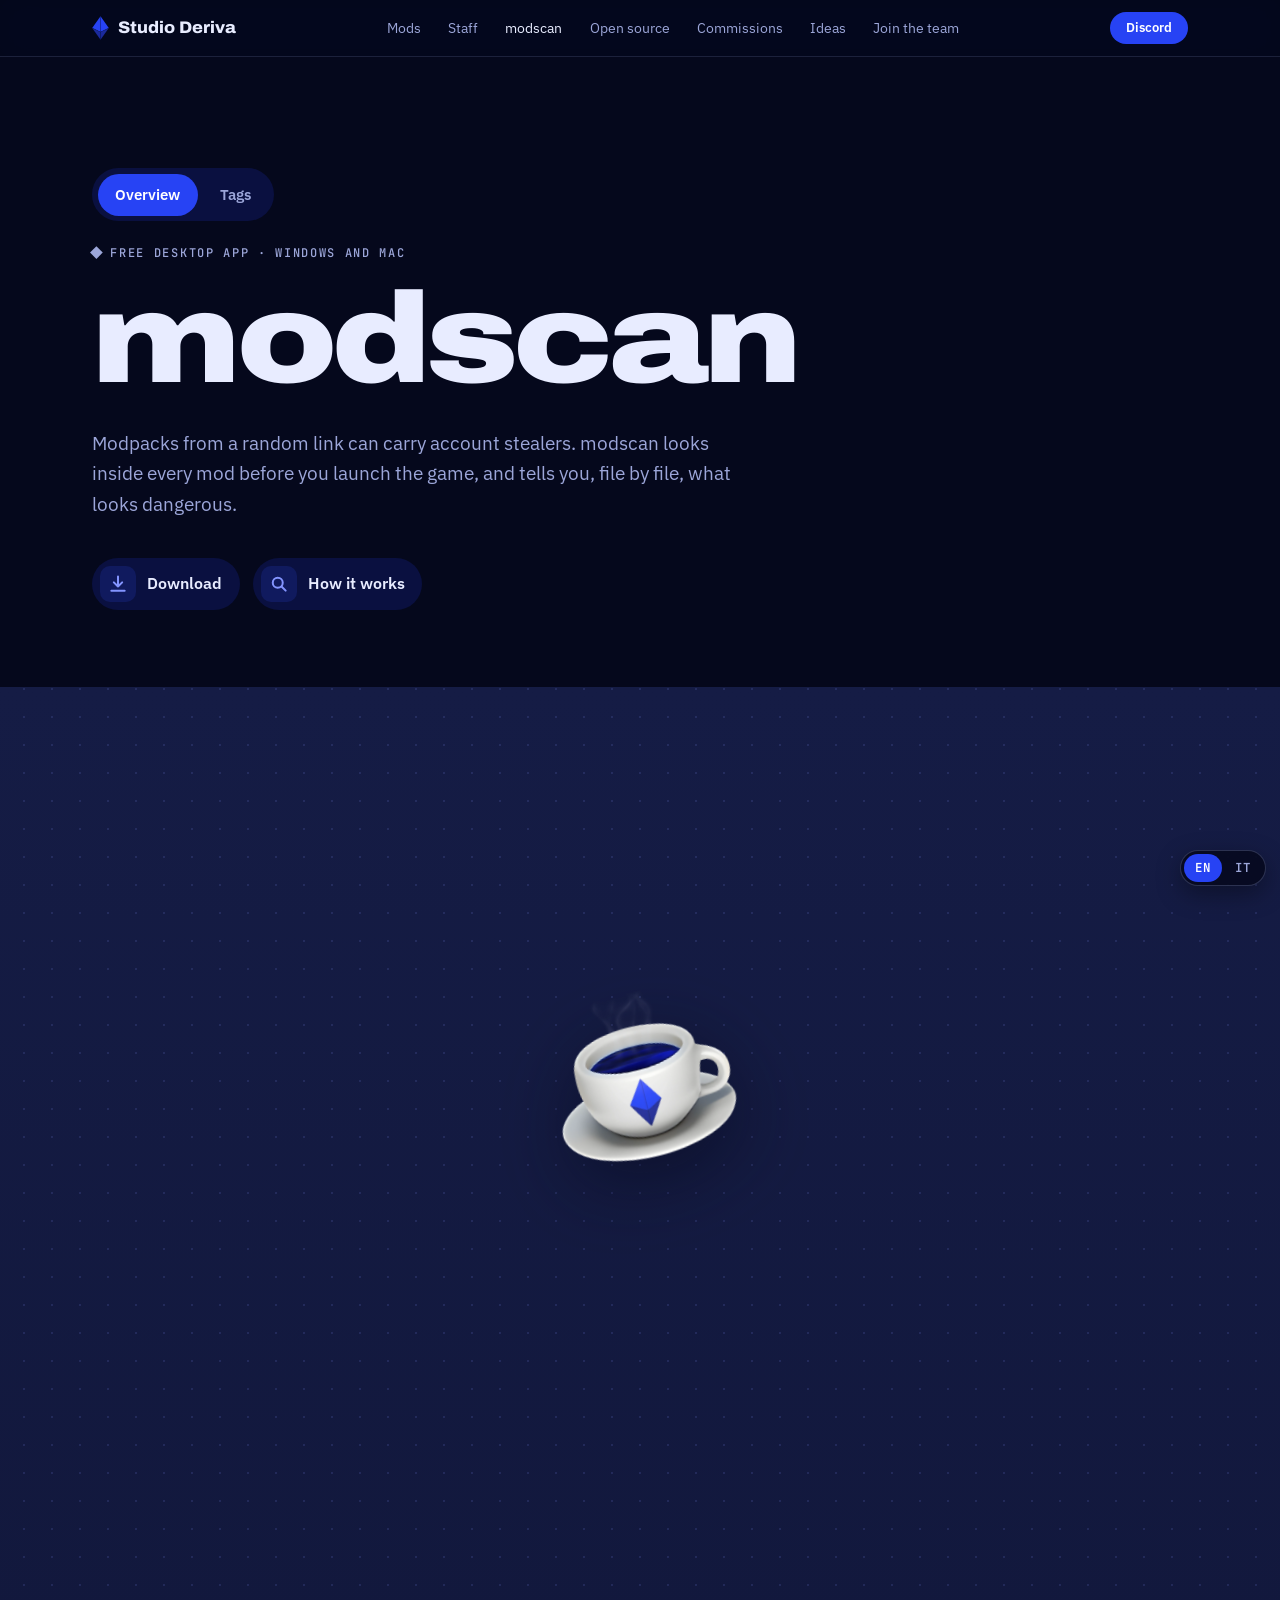
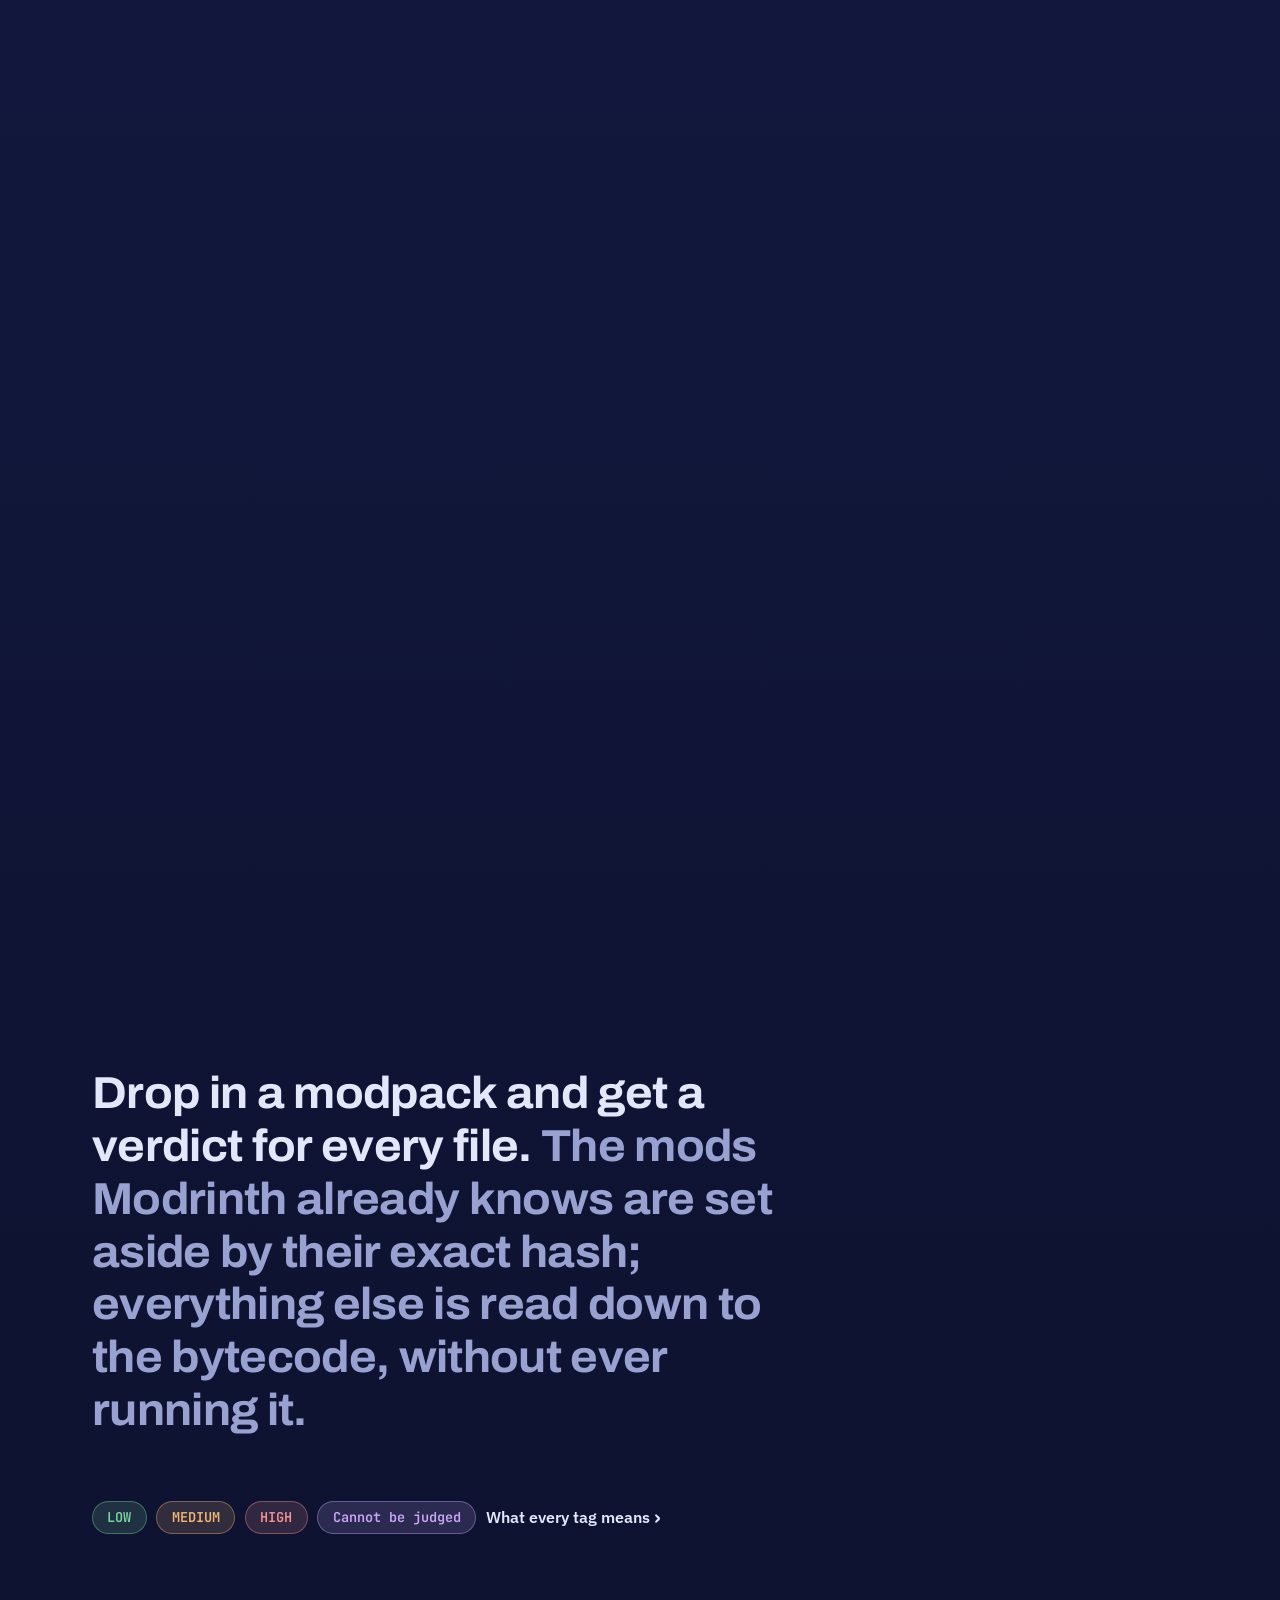
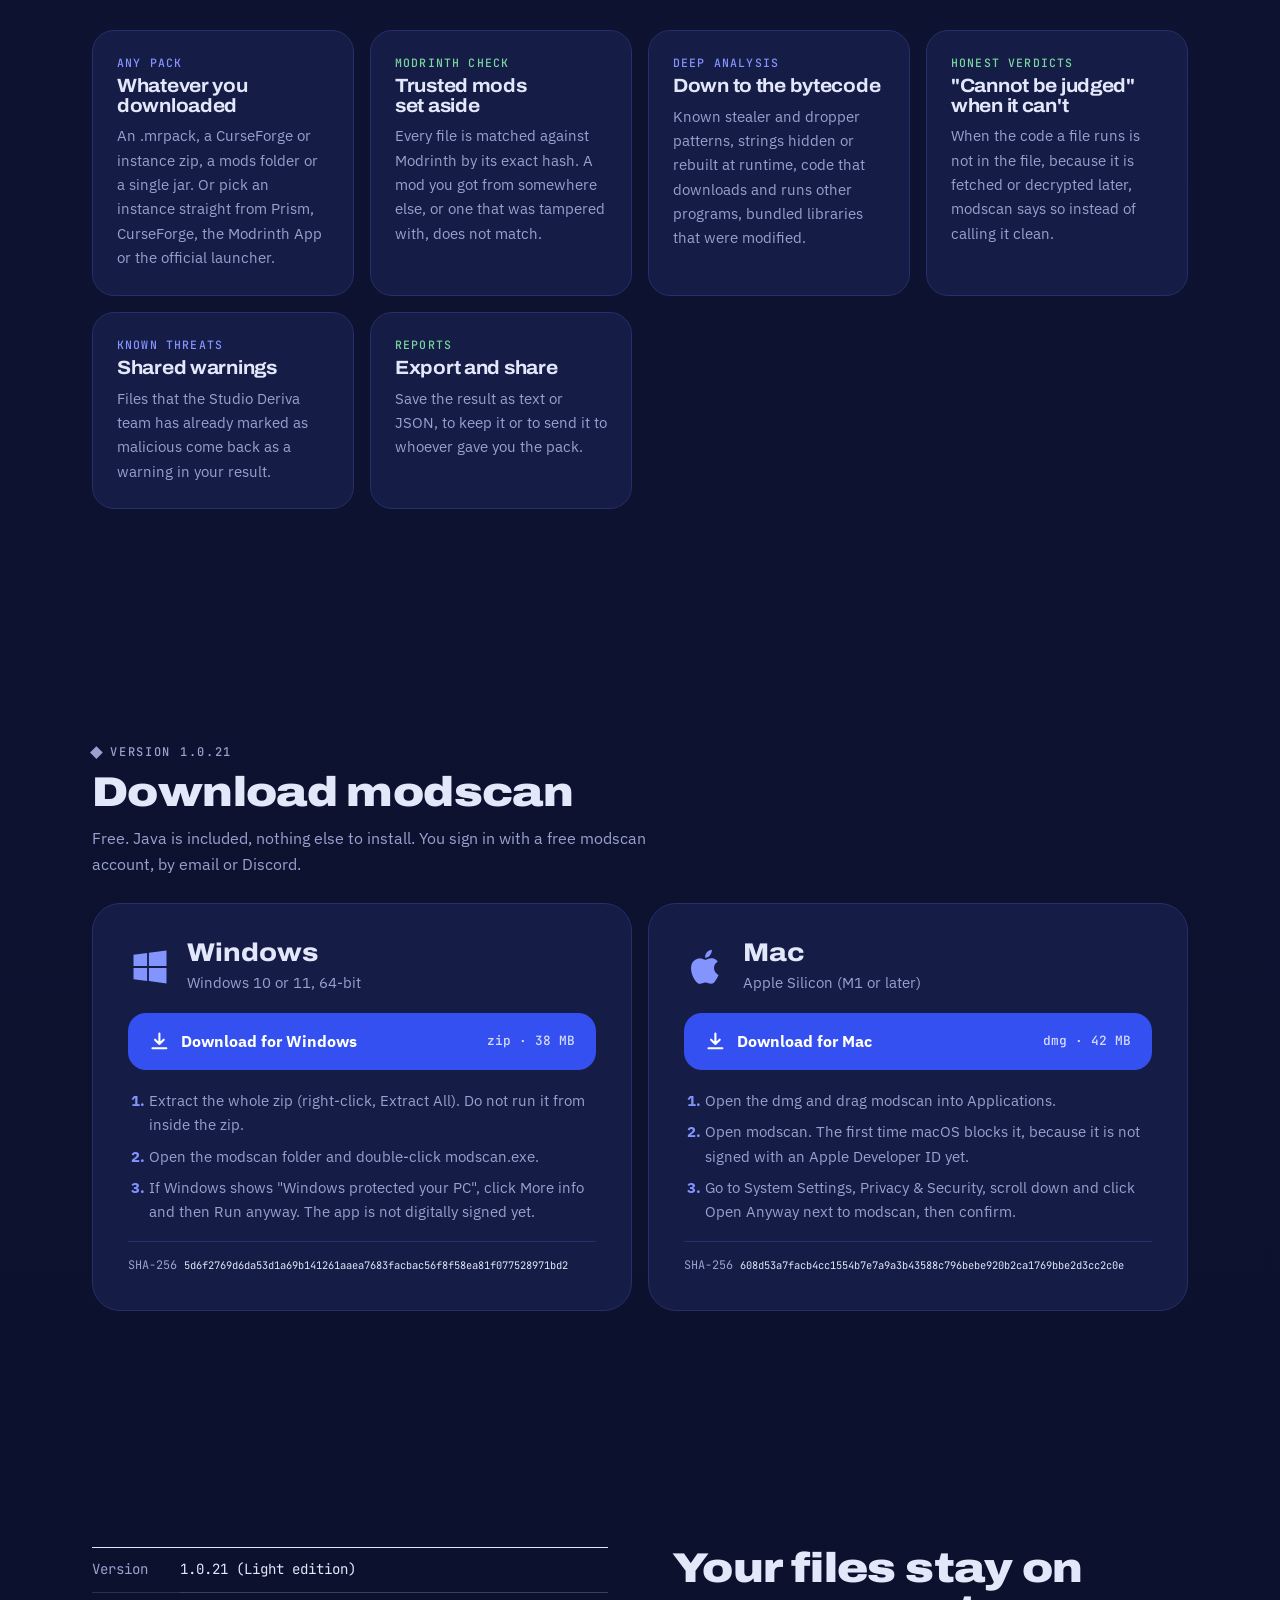
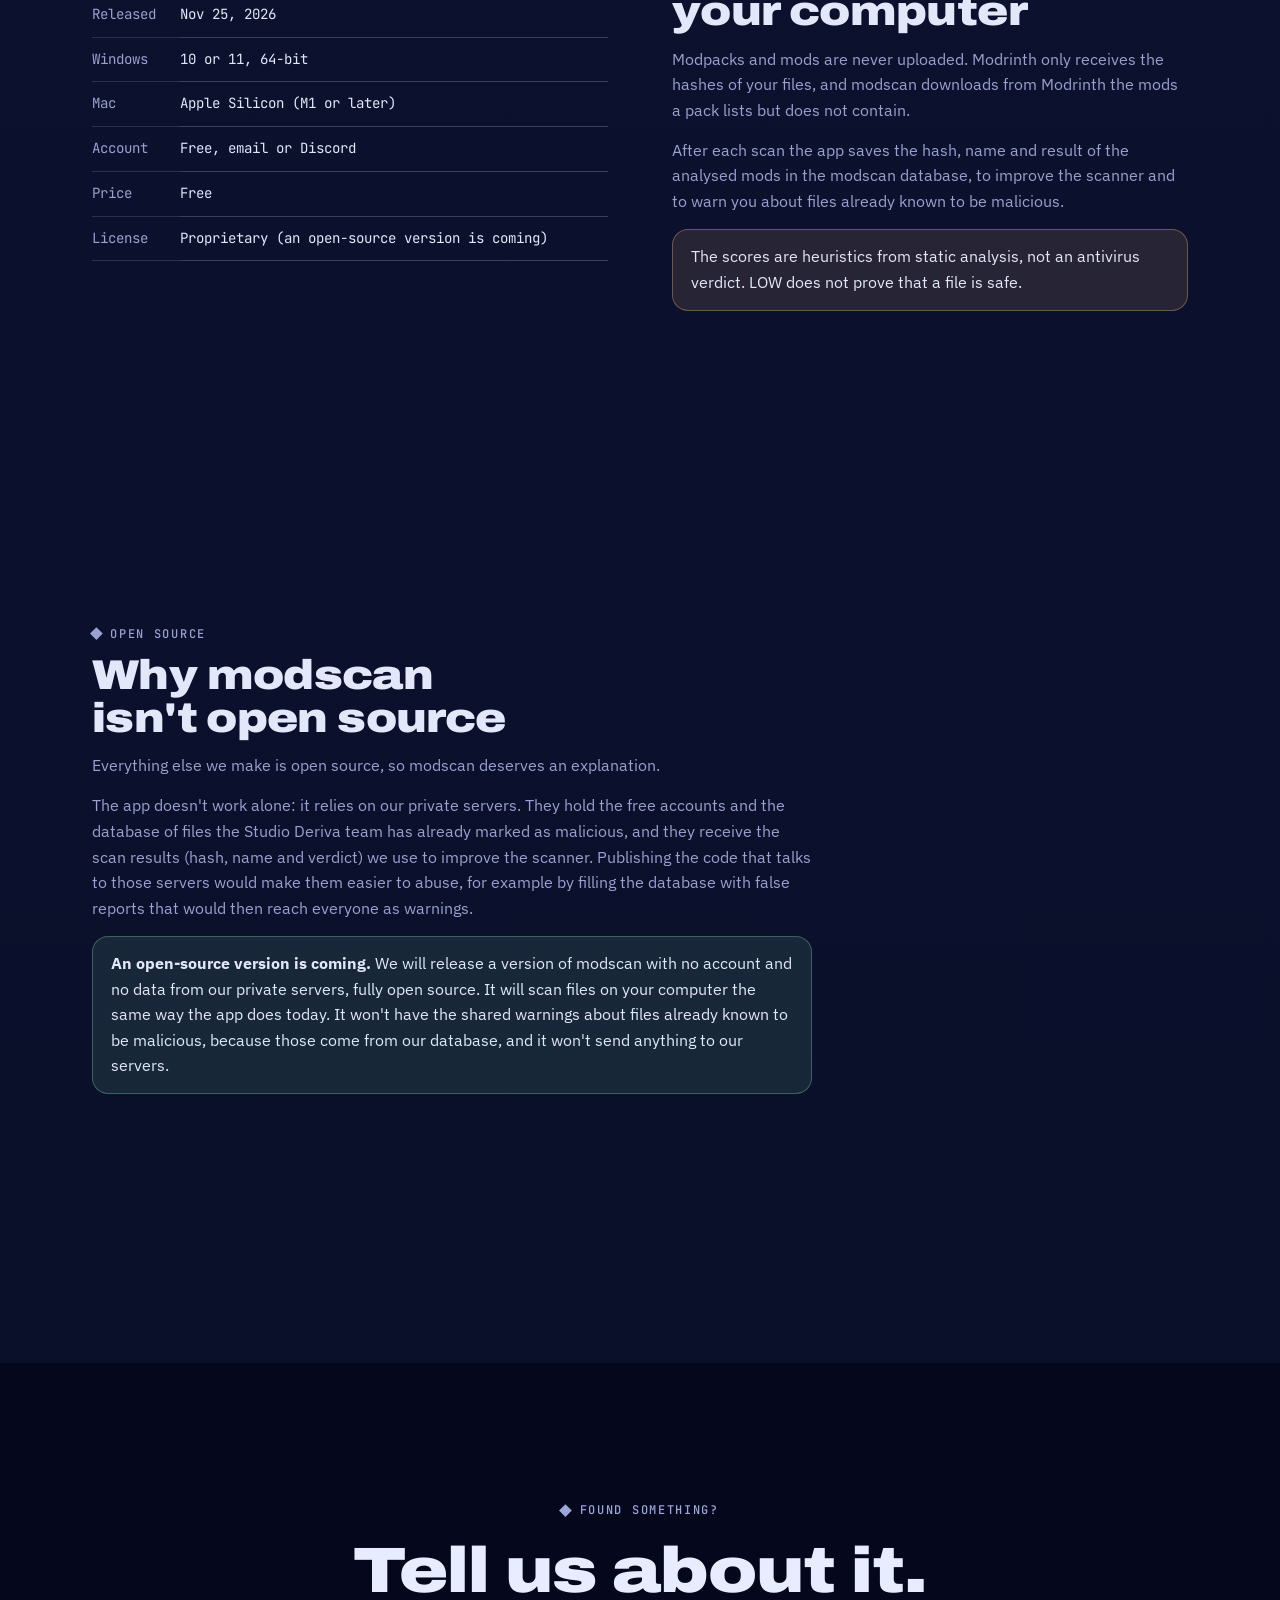
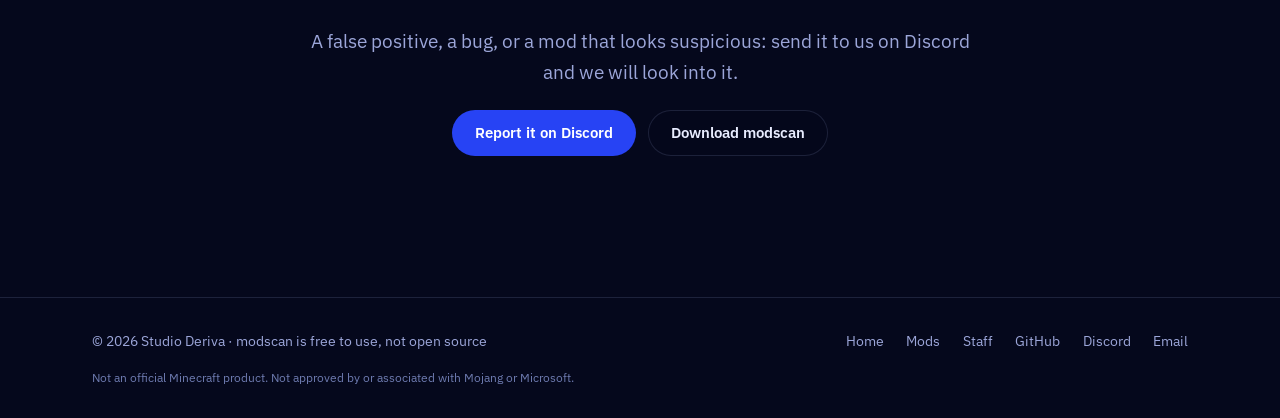
<file: modscan.html>
<!doctype html>
<html lang="en">
<head>
<meta charset="utf-8">
<meta name="viewport" content="width=device-width, initial-scale=1, viewport-fit=cover">
<title>modscan</title>
<meta name="claude:viewport-fit-sides" content="cover">
<meta name="description" content="modscan: a desktop app that checks Minecraft modpacks for malware before you play. For Windows and Mac, by Studio Deriva.">
<meta property="og:title" content="modscan">
<meta property="og:type" content="website">
<meta property="og:url" content="https://studio-deriva.github.io/modscan.html">
<meta property="og:description" content="modscan: a desktop app that checks Minecraft modpacks for malware before you play. For Windows and Mac, by Studio Deriva.">
<meta property="og:site_name" content="Studio Deriva">
<meta property="og:locale" content="en_US">
<meta property="og:locale:alternate" content="it_IT">
<meta property="og:image" content="https://studio-deriva.github.io/assets/modscan.png">
<meta name="twitter:card" content="summary">
<meta name="theme-color" content="#05081C">
<link rel="icon" href="assets/modscan.png" type="image/png">
<link rel="canonical" href="https://studio-deriva.github.io/modscan.html">
<link rel="alternate" hreflang="en" href="https://studio-deriva.github.io/modscan.html">
<link rel="alternate" hreflang="it" href="https://studio-deriva.github.io/it/modscan.html">
<link rel="alternate" hreflang="x-default" href="https://studio-deriva.github.io/modscan.html">
<link rel="preconnect" href="https://fonts.googleapis.com">
<link rel="preconnect" href="https://fonts.gstatic.com" crossorigin>
<link rel="stylesheet" href="https://fonts.googleapis.com/css2?family=Archivo:wdth,wght@62..125,400..900&family=IBM+Plex+Sans:wght@400;500;600&family=JetBrains+Mono:wght@400;500&display=swap">
<link rel="stylesheet" href="assets/site.css?v=202610190900">
<style>
/* modscan: laid out like a mod on mods.html (intro, pinned stage, details), in the app's own colours,
   with the downloads below. The files are assets of the GitHub release "modscan-v1.0.21" of this repository. */

.intro { padding-block: calc(56px + clamp(4rem, 9vw, 7rem)) clamp(3rem, 6vw, 5rem); }
.intro h1 { font-size: clamp(3.4rem, 10vw, 8rem); font-weight: 900; font-stretch: 120%; letter-spacing: -.035em; margin-block: 1rem 1.4rem; }
.subtabs { display: inline-flex; gap: .3rem; padding: .35rem; border-radius: 100px; background: var(--deep); margin-bottom: 1.6rem; }
.subtabs a { padding: .55rem 1.1rem; border-radius: 100px; text-decoration: none; font-weight: 600; font-size: .95rem; color: var(--mist); }
.subtabs a:hover { color: var(--frost); }
.subtabs a[aria-current="page"] { background: var(--cobalt); color: #fff; }
.jump { display: flex; flex-wrap: wrap; gap: .8rem; margin-top: 2.4rem; }
.jump a { display: inline-flex; align-items: center; gap: .7rem; padding: .5rem 1.1rem .5rem .5rem; border-radius: 100px; background: var(--deep); text-decoration: none; font-weight: 600; transition: background .2s; }
.jump a:hover { background: var(--deep-2); }
.jump svg { width: 36px; height: 36px; padding: 8px; border-radius: 10px; background: var(--deep-2); color: #8394FF; }

/* the app's palette */
.scan {
  --bg: #0E1332; --bg-2: #151C45; --fg: #E3E7FA; --muted: #98A1CF; --card: #151C45; --line: #262F68;
  --accent: #8394FF; --cobalt: #3550F0; --low: #7AD5A1; --medium: #F2B774; --high: #F29393; --undet: #C9A7F5;
  --p: 1; position: relative; color: var(--fg);
  background: linear-gradient(180deg, #151C45 0%, #0E1332 40%, #0A0F2A 100%);
}

/* Pinned stage: the cup grows and swings upright with scroll */
.stage-track { height: 220vh; position: relative; }
.stage {
  position: sticky; top: 0; height: 100svh; overflow: hidden;
  display: grid; place-items: center; align-content: center; gap: clamp(1.2rem, 3vh, 2.4rem);
  text-align: center; padding-inline: 16px;
  background-image: radial-gradient(rgba(131, 148, 255, .14) 1px, transparent 1px); background-size: 28px 28px; background-position: center;
}
.stage .logo { width: clamp(200px, 40vmin, 430px); height: auto; transform: translateY(calc((1 - var(--p)) * 12%)) rotate(calc((1 - var(--p)) * -14deg)) scale(calc(.5 + var(--p) * .55)); will-change: transform; filter: drop-shadow(0 40px 80px rgba(5, 8, 28, .6)); }
.stage h2 { font-size: clamp(2.8rem, 9vw, 7.5rem); font-weight: 900; font-stretch: 120%; letter-spacing: -.035em; opacity: calc(var(--p) * 2.2 - .5); transform: translateY(calc((1 - var(--p)) * 40px)); }
.stage .tagline { font: 500 clamp(1.1rem, 2.2vw, 1.6rem)/1.3 var(--f-body); opacity: calc(var(--p) * 2.2 - 1); color: var(--accent); }

/* Details */
.detail { padding-block: 0 clamp(5rem, 10vw, 8rem); }
.detail .wrap { display: grid; gap: clamp(3.5rem, 8vw, 6rem); }
.big-lede { font: 700 clamp(1.6rem, 3.6vw, 2.8rem)/1.18 var(--f-display); font-stretch: 105%; letter-spacing: -.015em; max-width: 26ch; text-wrap: balance; }
.big-lede span { color: var(--muted); }

.levels { display: flex; flex-wrap: wrap; gap: .6rem; margin-top: -2rem; }
.lv { font: 600 .85rem/1 var(--f-mono); padding: .55rem .9rem; border-radius: 100px; background: color-mix(in srgb, var(--c) 16%, transparent); color: var(--c); border: 1px solid color-mix(in srgb, var(--c) 40%, transparent); }

.features { display: grid; grid-template-columns: repeat(auto-fit, minmax(min(100%, 260px), 1fr)); gap: 1rem; }
.feature { background: var(--card); border: 1px solid var(--line); border-radius: 22px; padding: 1.6rem 1.5rem; display: grid; gap: .5rem; align-content: start; }
.feature h3 { font-size: 1.2rem; font-stretch: 108%; }
.feature p { font-size: .95rem; color: var(--muted); }
.k { font: 500 .72rem/1 var(--f-mono); letter-spacing: .1em; text-transform: uppercase; color: var(--accent); }
.feature:nth-child(even) .k { color: var(--low); }

/* Downloads */
.downloads { display: grid; gap: 1.6rem; }
.downloads-head { display: grid; gap: .8rem; }
.downloads-head h3, .facts h3 { font-size: clamp(1.8rem, 3.5vw, 2.6rem); font-weight: 900; font-stretch: 115%; }
.downloads-head p { color: var(--muted); max-width: 60ch; }
.dl-grid { display: grid; grid-template-columns: repeat(2, minmax(0, 1fr)); gap: 1rem; }
@media (max-width: 820px) { .dl-grid { grid-template-columns: minmax(0, 1fr); } }
.dl-card { background: var(--bg-2); border: 1px solid var(--line); border-radius: 28px; padding: clamp(1.4rem, 3vw, 2.2rem); display: grid; gap: 1.1rem; align-content: start; }
.dl-card h4 { font: 800 1.6rem/1.1 var(--f-display); font-stretch: 112%; margin: 0; }
.dl-card .os { display: flex; align-items: center; gap: .9rem; }
.dl-card .os svg { width: 44px; height: 44px; flex: none; color: var(--accent); }
.dl-card .os p { color: var(--muted); font-size: .92rem; margin-top: .25rem; }
.dl-btn { display: flex; align-items: center; justify-content: space-between; gap: 1rem; padding: 1rem 1.3rem; border-radius: 18px; background: var(--cobalt); color: #fff; text-decoration: none; font-weight: 700; transition: background .2s, transform .2s var(--ease); }
.dl-btn:hover { background: #4A63FF; transform: translateY(-1px); }
.dl-btn span { display: inline-flex; align-items: center; gap: .7rem; }
.dl-btn svg { width: 1.3rem; height: 1.3rem; flex: none; }
.dl-btn small { font: 500 .8rem/1 var(--f-mono); opacity: .8; white-space: nowrap; }
.steps { margin: 0; padding-left: 1.3rem; display: grid; gap: .45rem; color: var(--muted); font-size: .95rem; }
.steps li::marker { color: var(--accent); font-weight: 700; }
.sum { font: 400 .74rem/1.5 var(--f-mono); color: var(--muted); overflow-wrap: anywhere; border-top: 1px solid var(--line); padding-top: .9rem; }
.sum code { color: var(--fg); }

.facts { display: grid; grid-template-columns: minmax(0, 1fr) minmax(0, 1fr); gap: clamp(2rem, 5vw, 4rem); align-items: start; }
@media (max-width: 820px) { .facts { grid-template-columns: minmax(0, 1fr); } }
.spec { margin: 0; display: grid; grid-template-columns: auto 1fr; font: 400 .88rem/1.4 var(--f-mono); border-top: 1px solid currentColor; }
.spec dt, .spec dd { padding: .75rem 0; border-bottom: 1px solid color-mix(in srgb, currentColor 22%, transparent); margin: 0; }
.spec dt { color: var(--muted); padding-right: 1.5rem; }
.privacy { display: grid; gap: .9rem; }
.privacy p { color: var(--muted); max-width: 52ch; }
.privacy .warn { color: var(--fg); background: color-mix(in srgb, var(--medium) 12%, transparent); border: 1px solid color-mix(in srgb, var(--medium) 35%, transparent); border-radius: 16px; padding: .9rem 1.1rem; }
.opensource { display: grid; gap: .9rem; margin-top: clamp(3rem, 7vw, 5rem); max-width: 72ch; }
.opensource h3 { font-size: clamp(1.8rem, 3.5vw, 2.6rem); font-weight: 900; font-stretch: 115%; }
.opensource p { color: var(--muted); }
.opensource .promise { color: var(--fg); background: color-mix(in srgb, var(--low) 12%, transparent); border: 1px solid color-mix(in srgb, var(--low) 35%, transparent); border-radius: 16px; padding: .9rem 1.1rem; }

.next { background: var(--ink); text-align: center; }
.next .wrap { display: grid; gap: 1.4rem; justify-items: center; }
.next h2 { font-weight: 900; font-stretch: 118%; }
.actions { display: flex; flex-wrap: wrap; gap: .8rem; }

@media (prefers-reduced-motion: reduce) {
  .stage-track { height: auto; }
  .stage { position: static; height: auto; padding-block: 8rem 4rem; }
}
</style>
</head>
<body>

<header class="site-header always">
  <div class="wrap nav">
    <a class="brand" href="index.html"><img src="assets/logo.svg" alt="" width="17" height="25">Studio Deriva</a>
    <ul class="nav-links">
      <li><a href="mods.html">Mods</a></li>
      <li><a href="staff.html">Staff</a></li>
      <li><a href="modscan.html" aria-current="page">modscan</a></li>
      <li><a href="index.html#open-source">Open source</a></li>
      <li><a href="index.html#commissions">Commissions</a></li>
      <li><a href="index.html#ideas">Ideas</a></li>
      <li><a href="index.html#team">Join the team</a></li>
    </ul>
    <a class="btn btn-primary" href="https://discord.gg/pQPWr7vfHu" target="_blank" rel="noopener">Discord</a>
  </div>
</header>

<main>
  <div class="intro">
    <div class="wrap">
      <nav class="subtabs" aria-label="modscan sections">
        <a href="modscan.html" aria-current="page">Overview</a>
        <a href="modscan-tags.html">Tags</a>
      </nav>
      <p class="eyebrow">Free desktop app · Windows and Mac</p>
      <h1>modscan</h1>
      <p class="lede">Modpacks from a random link can carry account stealers. modscan looks inside every mod before you launch the game, and tells you, file by file, what looks dangerous.</p>
      <nav class="jump" aria-label="Jump to a section">
        <a href="#download"><svg viewBox="0 0 24 24" aria-hidden="true"><path d="M12 3v12m0 0-5-5m5 5 5-5M4 20h16" fill="none" stroke="currentColor" stroke-width="2.4" stroke-linecap="round" stroke-linejoin="round"/></svg>Download</a>
        <a href="#how"><svg viewBox="0 0 24 24" aria-hidden="true"><circle cx="10.5" cy="10.5" r="6" fill="none" stroke="currentColor" stroke-width="2.4"/><path d="m15 15 5 5" stroke="currentColor" stroke-width="2.4" stroke-linecap="round"/></svg>How it works</a>
      </nav>
    </div>
  </div>

  <article class="scan" id="how">
    <div class="stage-track" data-progress>
      <div class="stage">
        <img class="logo" src="assets/modscan-cup.webp" width="900" height="834" alt="modscan logo, a cup of blue coffee with the Studio Deriva mark">
        <h2>modscan</h2>
        <p class="tagline">Check a modpack before you play it.</p>
      </div>
    </div>

    <div class="detail">
      <div class="wrap">
        <p class="big-lede reveal">Drop in a modpack and get a verdict for every file. <span>The mods Modrinth already knows are set aside by their exact hash; everything else is read down to the bytecode, without ever running it.</span></p>

        <div class="levels reveal" aria-label="Possible results">
          <span class="lv" style="--c: var(--low)">LOW</span>
          <span class="lv" style="--c: var(--medium)">MEDIUM</span>
          <span class="lv" style="--c: var(--high)">HIGH</span>
          <span class="lv" style="--c: var(--undet)">Cannot be judged</span>
          <a class="more" href="modscan-tags.html">What every tag means</a>
        </div>

        <div class="features">
          <div class="feature reveal"><span class="k">Any pack</span><h3>Whatever you downloaded</h3><p>An .mrpack, a CurseForge or instance zip, a mods folder or a single jar. Or pick an instance straight from Prism, CurseForge, the Modrinth App or the official launcher.</p></div>
          <div class="feature reveal"><span class="k">Modrinth check</span><h3>Trusted mods set aside</h3><p>Every file is matched against Modrinth by its exact hash. A mod you got from somewhere else, or one that was tampered with, does not match.</p></div>
          <div class="feature reveal"><span class="k">Deep analysis</span><h3>Down to the bytecode</h3><p>Known stealer and dropper patterns, strings hidden or rebuilt at runtime, code that downloads and runs other programs, bundled libraries that were modified.</p></div>
          <div class="feature reveal"><span class="k">Honest verdicts</span><h3>"Cannot be judged" when it can't</h3><p>When the code a file runs is not in the file, because it is fetched or decrypted later, modscan says so instead of calling it clean.</p></div>
          <div class="feature reveal"><span class="k">Known threats</span><h3>Shared warnings</h3><p>Files that the Studio Deriva team has already marked as malicious come back as a warning in your result.</p></div>
          <div class="feature reveal"><span class="k">Reports</span><h3>Export and share</h3><p>Save the result as text or JSON, to keep it or to send it to whoever gave you the pack.</p></div>
        </div>

        <!-- Downloads -->
        <section class="downloads" id="download">
          <div class="downloads-head reveal">
            <p class="eyebrow">Version 1.0.21</p>
            <h3>Download modscan</h3>
            <p>Free. Java is included, nothing else to install. You sign in with a free modscan account, by email or Discord.</p>
          </div>
          <div class="dl-grid">
            <div class="dl-card reveal">
              <div class="os">
                <svg viewBox="0 0 24 24" aria-hidden="true"><path d="M3 5.3 10.4 4.3v7.1H3zM11.4 4.2 21 3v8.4h-9.6zM3 12.5h7.4v7.2L3 18.7zM11.4 12.5H21V21l-9.6-1.3z" fill="currentColor"/></svg>
                <div><h4>Windows</h4><p>Windows 10 or 11, 64-bit</p></div>
              </div>
              <a class="dl-btn" href="https://github.com/Studio-Deriva/studio-deriva.github.io/releases/download/modscan-v1.0.21/modscan-1.0.21-windows-x64.zip">
                <span><svg viewBox="0 0 24 24" aria-hidden="true"><path d="M12 3v12m0 0-5-5m5 5 5-5M4 20h16" fill="none" stroke="currentColor" stroke-width="2.4" stroke-linecap="round" stroke-linejoin="round"/></svg>Download for Windows</span>
                <small>zip · 38 MB</small>
              </a>
              <ol class="steps">
                <li>Extract the whole zip (right-click, Extract All). Do not run it from inside the zip.</li>
                <li>Open the modscan folder and double-click modscan.exe.</li>
                <li>If Windows shows "Windows protected your PC", click More info and then Run anyway. The app is not digitally signed yet.</li>
              </ol>
              <p class="sum">SHA-256 <code>5d6f2769d6da53d1a69b141261aaea7683facbac56f8f58ea81f077528971bd2</code></p>
            </div>
            <div class="dl-card reveal">
              <div class="os">
                <svg viewBox="0 0 24 24" aria-hidden="true"><path d="M16.4 12.6c0-2.4 2-3.5 2-3.6-1.1-1.6-2.8-1.8-3.4-1.8-1.4-.1-2.8.9-3.5.9s-1.9-.9-3.1-.8c-1.6 0-3 .9-3.8 2.3-1.6 2.8-.4 7 1.2 9.3.8 1.1 1.7 2.4 2.9 2.3 1.2 0 1.6-.7 3-.7s1.8.7 3 .7c1.3 0 2.1-1.1 2.8-2.3.9-1.3 1.3-2.6 1.3-2.6s-2.4-1-2.4-3.7zM14.2 5.6c.6-.8 1.1-1.9 1-3-.9 0-2.1.6-2.7 1.4-.6.7-1.1 1.8-1 2.9 1 .1 2.1-.5 2.7-1.3z" fill="currentColor"/></svg>
                <div><h4>Mac</h4><p>Apple Silicon (M1 or later)</p></div>
              </div>
              <a class="dl-btn" href="https://github.com/Studio-Deriva/studio-deriva.github.io/releases/download/modscan-v1.0.21/modscan-1.0.21-macos-apple-silicon.dmg">
                <span><svg viewBox="0 0 24 24" aria-hidden="true"><path d="M12 3v12m0 0-5-5m5 5 5-5M4 20h16" fill="none" stroke="currentColor" stroke-width="2.4" stroke-linecap="round" stroke-linejoin="round"/></svg>Download for Mac</span>
                <small>dmg · 42 MB</small>
              </a>
              <ol class="steps">
                <li>Open the dmg and drag modscan into Applications.</li>
                <li>Open modscan. The first time macOS blocks it, because it is not signed with an Apple Developer ID yet.</li>
                <li>Go to System Settings, Privacy &amp; Security, scroll down and click Open Anyway next to modscan, then confirm.</li>
              </ol>
              <p class="sum">SHA-256 <code>608d53a7facb4cc1554b7e7a9a3b43588c796bebe920b2ca1769bbe2d3cc2c0e</code></p>
            </div>
          </div>
        </section>

        <div class="facts">
          <div class="reveal">
            <dl class="spec">
              <dt>Version</dt><dd>1.0.21 (Light edition)</dd>
              <dt>Released</dt><dd>Nov 25, 2026</dd>
              <dt>Windows</dt><dd>10 or 11, 64-bit</dd>
              <dt>Mac</dt><dd>Apple Silicon (M1 or later)</dd>
              <dt>Account</dt><dd>Free, email or Discord</dd>
              <dt>Price</dt><dd>Free</dd>
              <dt>License</dt><dd>Proprietary (an open-source version is coming)</dd>
            </dl>
          </div>
          <div class="privacy reveal">
            <h3>Your files stay on your computer</h3>
            <p>Modpacks and mods are never uploaded. Modrinth only receives the hashes of your files, and modscan downloads from Modrinth the mods a pack lists but does not contain.</p>
            <p>After each scan the app saves the hash, name and result of the analysed mods in the modscan database, to improve the scanner and to warn you about files already known to be malicious.</p>
            <p class="warn">The scores are heuristics from static analysis, not an antivirus verdict. LOW does not prove that a file is safe.</p>
          </div>
        </div>

        <section class="opensource reveal" id="open-source">
          <p class="eyebrow">Open source</p>
          <h3>Why modscan isn't open source</h3>
          <p>Everything else we make is open source, so modscan deserves an explanation.</p>
          <p>The app doesn't work alone: it relies on our private servers. They hold the free accounts and the database of files the Studio Deriva team has already marked as malicious, and they receive the scan results (hash, name and verdict) we use to improve the scanner. Publishing the code that talks to those servers would make them easier to abuse, for example by filling the database with false reports that would then reach everyone as warnings.</p>
          <p class="promise"><strong>An open-source version is coming.</strong> We will release a version of modscan with no account and no data from our private servers, fully open source. It will scan files on your computer the same way the app does today. It won't have the shared warnings about files already known to be malicious, because those come from our database, and it won't send anything to our servers.</p>
        </section>
      </div>
    </div>
  </article>

  <section class="next">
    <div class="wrap">
      <p class="eyebrow">Found something?</p>
      <h2>Tell us about it.</h2>
      <p class="lede">A false positive, a bug, or a mod that looks suspicious: send it to us on Discord and we will look into it.</p>
      <div class="actions" style="justify-content:center">
        <a class="btn btn-primary" href="https://discord.gg/pQPWr7vfHu" target="_blank" rel="noopener">Report it on Discord</a>
        <a class="btn btn-ghost" href="#download">Download modscan</a>
      </div>
    </div>
  </section>
</main>

<footer>
  <div class="wrap foot">
    <p class="legal">Not an official Minecraft product. Not approved by or associated with Mojang or Microsoft.</p>
    <span>© 2026 Studio Deriva · modscan is free to use, not open source</span>
    <nav>
      <a href="index.html">Home</a>
      <a href="mods.html">Mods</a>
      <a href="staff.html">Staff</a>
      <a href="https://github.com/Studio-Deriva" target="_blank" rel="noopener">GitHub</a>
      <a href="https://discord.gg/pQPWr7vfHu" target="_blank" rel="noopener">Discord</a>
      <a href="mailto:StudioDeriva@proton.me">Email</a>
    </nav>
  </div>
</footer>

<script src="assets/i18n.js?v=202611250035"></script>
<script src="assets/site.js?v=202610161900"></script>
</body>
</html>
</file>
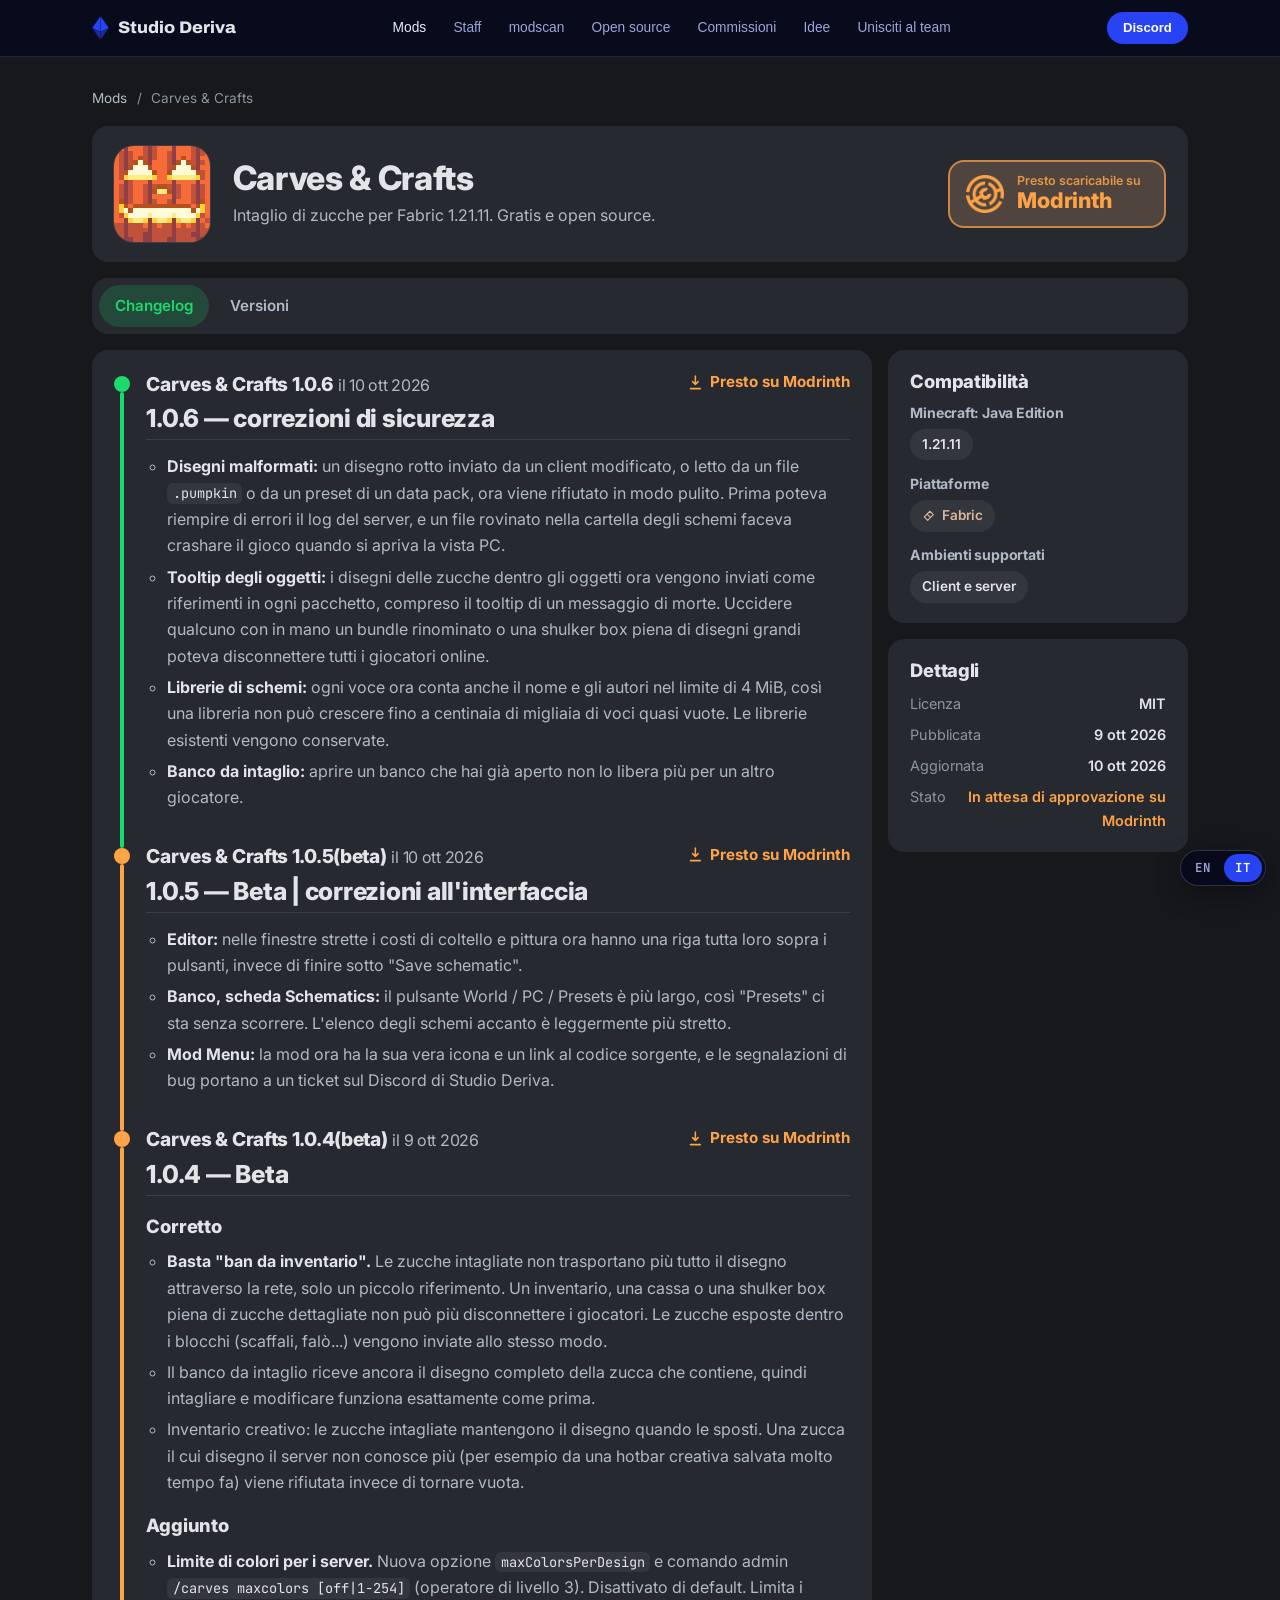
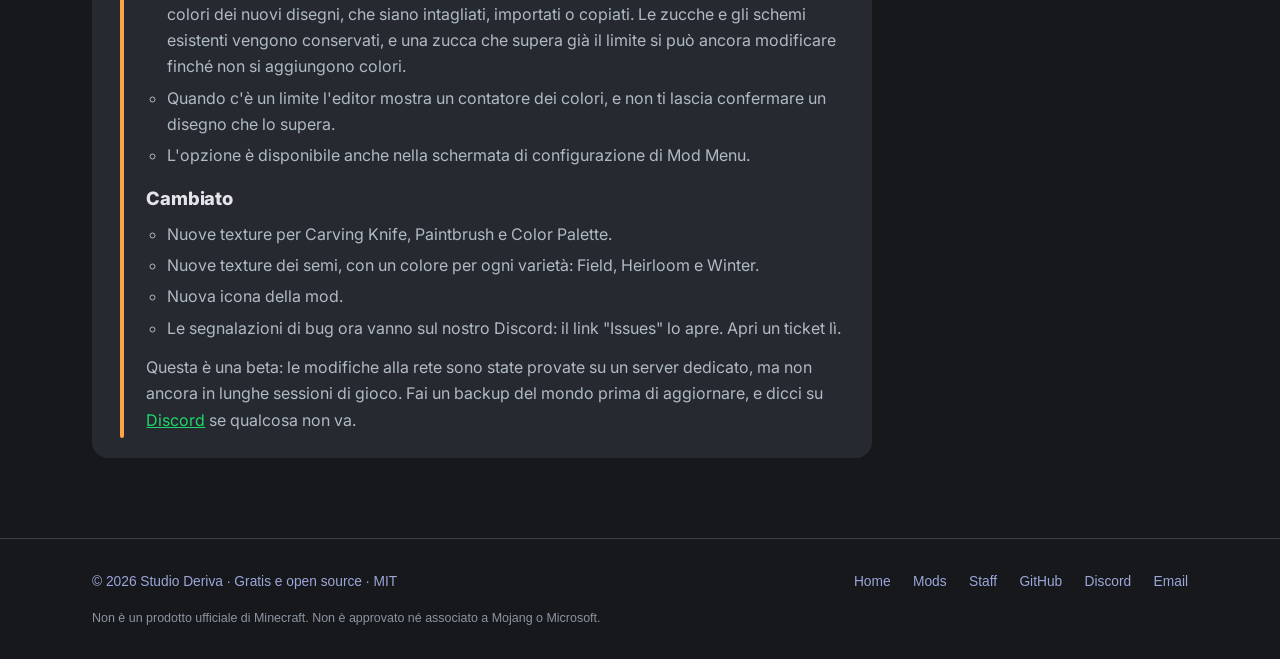
<file: it/carves-and-crafts.html>
<!doctype html>
<!-- Generated by tools/build-it.mjs from carves-and-crafts.html and assets/i18n.js. Edit those, not this file. -->
<html lang="it">
<head>
<meta charset="utf-8">
<meta name="viewport" content="width=device-width, initial-scale=1, viewport-fit=cover">
<title>Carves &amp; Crafts</title>
<meta name="claude:viewport-fit-sides" content="cover">
<meta name="description" content="Carves &amp; Crafts: intaglio di zucche per Fabric 1.21.11. Changelog, versioni e dettagli. Gratis e open source, di Studio Deriva.">
<meta property="og:title" content="Carves &amp; Crafts">
<meta property="og:type" content="website">
<meta property="og:url" content="https://studio-deriva.github.io/it/carves-and-crafts.html">
<meta property="og:description" content="Carves &amp; Crafts: intaglio di zucche per Fabric 1.21.11. Changelog, versioni e dettagli. Gratis e open source, di Studio Deriva.">
<meta property="og:site_name" content="Studio Deriva">
<meta property="og:locale" content="it_IT">
<meta property="og:locale:alternate" content="en_US">
<meta property="og:image" content="https://studio-deriva.github.io/assets/mods/carves-and-crafts.png">
<meta name="twitter:card" content="summary">
<meta name="theme-color" content="#16181C">
<link rel="icon" href="../assets/mods/carves-and-crafts.png" type="image/png">
<link rel="canonical" href="https://studio-deriva.github.io/it/carves-and-crafts.html">
<link rel="alternate" hreflang="en" href="https://studio-deriva.github.io/carves-and-crafts.html">
<link rel="alternate" hreflang="it" href="https://studio-deriva.github.io/it/carves-and-crafts.html">
<link rel="alternate" hreflang="x-default" href="https://studio-deriva.github.io/carves-and-crafts.html">
<link rel="preconnect" href="https://fonts.googleapis.com">
<link rel="preconnect" href="https://fonts.gstatic.com" crossorigin>
<link rel="stylesheet" href="https://fonts.googleapis.com/css2?family=Archivo:wdth,wght@62..125,400..900&family=Inter:wght@400;500;600;700;800&family=JetBrains+Mono:wght@400;500&display=swap">
<link rel="stylesheet" href="../assets/site.css?v=202610190900">
<link rel="stylesheet" href="../assets/mod-page.css?v=202610161900">
</head>
<body class="mod-page">

<header class="site-header always">
  <div class="wrap nav">
    <a class="brand" href="index.html"><img src="../assets/logo.svg" alt="" width="17" height="25">Studio Deriva</a>
    <ul class="nav-links">
      <li><a href="mods.html" aria-current="page">Mods</a></li>
      <li><a href="staff.html">Staff</a></li>
      <li><a href="modscan.html">modscan</a></li>
      <li><a href="index.html#open-source">Open source</a></li>
      <li><a href="index.html#commissions">Commissioni</a></li>
      <li><a href="index.html#ideas">Idee</a></li>
      <li><a href="index.html#team">Unisciti al team</a></li>
    </ul>
    <a class="btn btn-primary" href="https://discord.gg/pQPWr7vfHu" target="_blank" rel="noopener">Discord</a>
  </div>
</header>

<main class="mp" data-mod="carves-and-crafts">
  <div class="wrap">
    <p class="crumbs"><a href="mods.html">Mods</a> <span aria-hidden="true">/</span> Carves &amp; Crafts</p>

    <!-- Project header -->
    <section class="mp-head card">
      <img class="mp-icon" src="../assets/mods/carves-and-crafts.png" alt="" width="96" height="96">
      <div class="mp-title">
        <h1>Carves &amp; Crafts</h1>
        <p class="mp-summary">Intaglio di zucche per Fabric 1.21.11. Gratis e open source.</p>
      </div>
      <div class="mp-actions" data-download-slot>
        <!-- Orange while the project waits for Modrinth's review; turns green with a link once it is live. -->
        <span class="mr-btn soon" data-download>
          <i class="mr-logo" aria-hidden="true"></i>
          <span><small data-download-kicker>Presto scaricabile su</small><b>Modrinth</b></span>
        </span>
      </div>
    </section>

    <nav class="mp-tabs card" aria-label="Sezioni del progetto">
      <a href="#changelog" data-tab="changelog">Changelog</a>
      <a href="#versions" data-tab="versions">Versioni</a>
    </nav>

    <div class="mp-body">
      <div class="mp-main">
        <!-- Changelog: filled from data/mods/carves-and-crafts.json -->
        <section class="card" data-panel="changelog">
          <ol class="timeline" data-changelog></ol>
        </section>

        <!-- Versions -->
        <section class="card versions-card" data-panel="versions" hidden>
          <div class="versions-scroll">
            <table class="versions">
              <thead><tr><th scope="col"><span class="sr">Canale</span></th><th scope="col">Nome</th><th scope="col">Versione del gioco</th><th scope="col">Piattaforma</th><th scope="col">Pubblicata</th><th scope="col">Download</th></tr></thead>
              <tbody data-versions></tbody>
            </table>
          </div>
        </section>
      </div>

      <aside class="mp-side">
        <section class="card side">
          <h2>Compatibilità</h2>
          <h3>Minecraft: Java Edition</h3>
          <div class="chips"><span class="chip">1.21.11</span></div>
          <h3>Piattaforme</h3>
          <div class="chips"><span class="chip fabric"><svg viewBox="0 0 24 24" aria-hidden="true"><path d="M4 14 14 4l6 6-10 10zM9 9l6 6" fill="none" stroke="currentColor" stroke-width="2" stroke-linejoin="round"/></svg>Fabric</span></div>
          <h3>Ambienti supportati</h3>
          <div class="chips"><span class="chip">Client e server</span></div>
        </section>
        <section class="card side">
          <h2>Dettagli</h2>
          <ul class="details">
            <li><span>Licenza</span><b>MIT</b></li>
            <li><span>Pubblicata</span><b data-first-published>Oct 9, 2026</b></li>
            <li><span>Aggiornata</span><b data-last-updated>Oct 10, 2026</b></li>
            <li><span>Stato</span><b class="pending-text" data-status>In attesa di approvazione su Modrinth</b></li>
          </ul>
        </section>
      </aside>
    </div>
  </div>
</main>

<footer>
  <div class="wrap foot">
    <p class="legal">Non è un prodotto ufficiale di Minecraft. Non è approvato né associato a Mojang o Microsoft.</p>
    <span>© 2026 Studio Deriva · Gratis e open source · MIT</span>
    <nav>
      <a href="index.html">Home</a>
      <a href="mods.html">Mods</a>
      <a href="staff.html">Staff</a>
      <a href="https://github.com/Studio-Deriva" target="_blank" rel="noopener">GitHub</a>
      <a href="https://discord.gg/pQPWr7vfHu" target="_blank" rel="noopener">Discord</a>
      <a href="mailto:StudioDeriva@proton.me">Email</a>
    </nav>
  </div>
</footer>

<script src="../assets/i18n.js?v=202611250035"></script>
<script src="../assets/site.js?v=202610161900"></script>
<script src="../assets/mod-page.js?v=202610190900"></script>
</body>
</html>
</file>
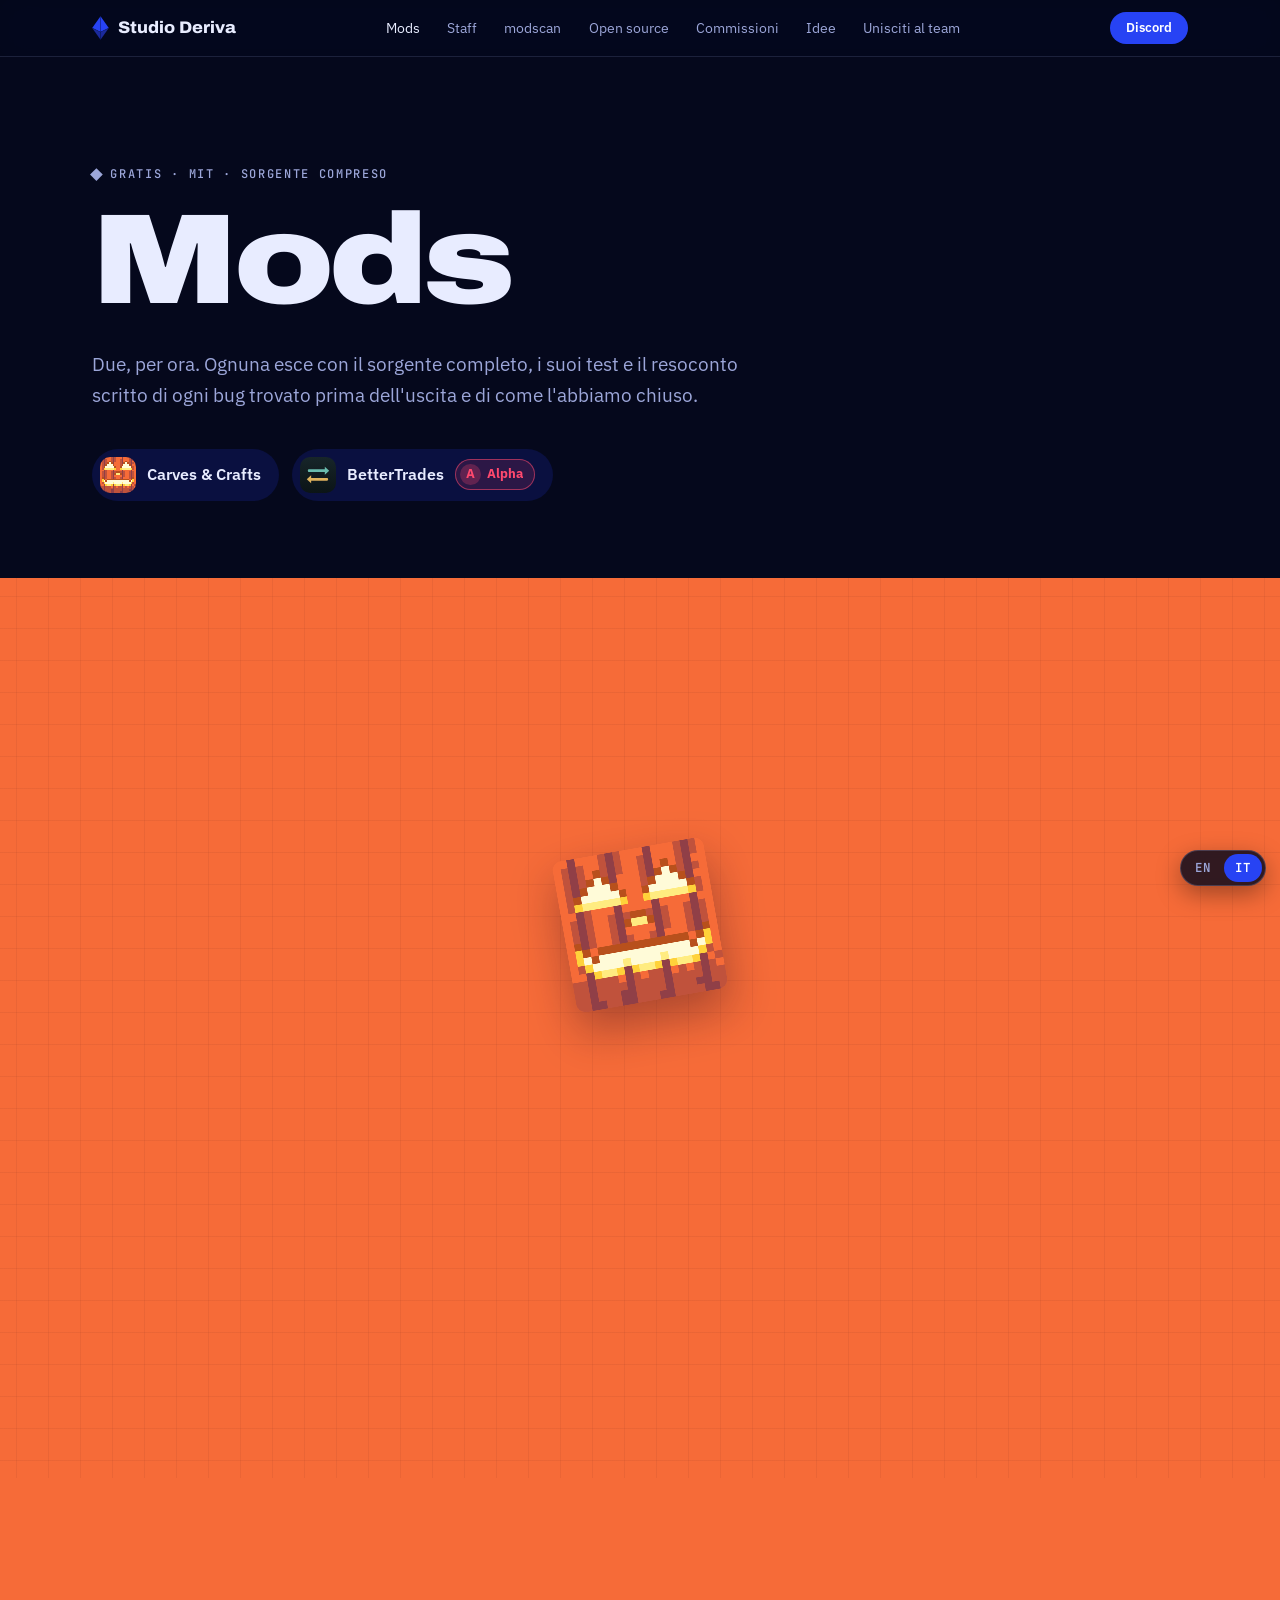
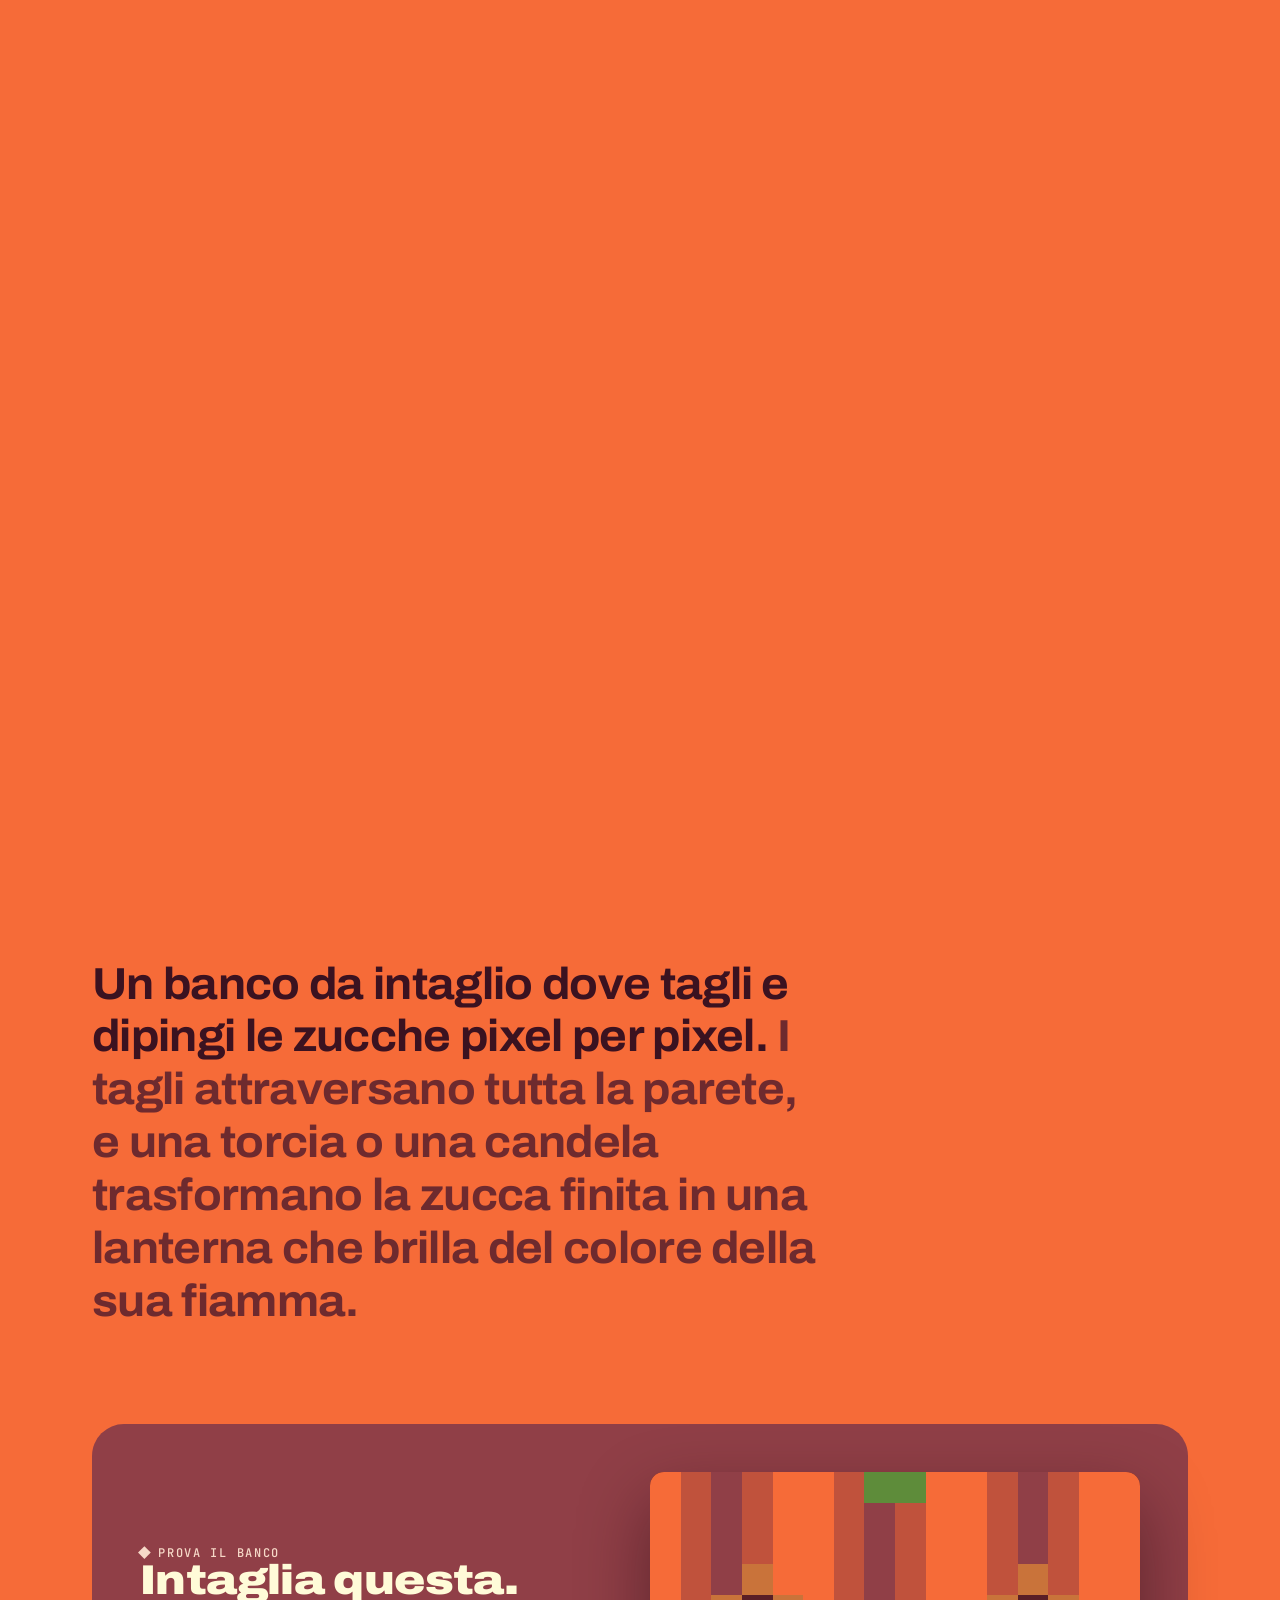
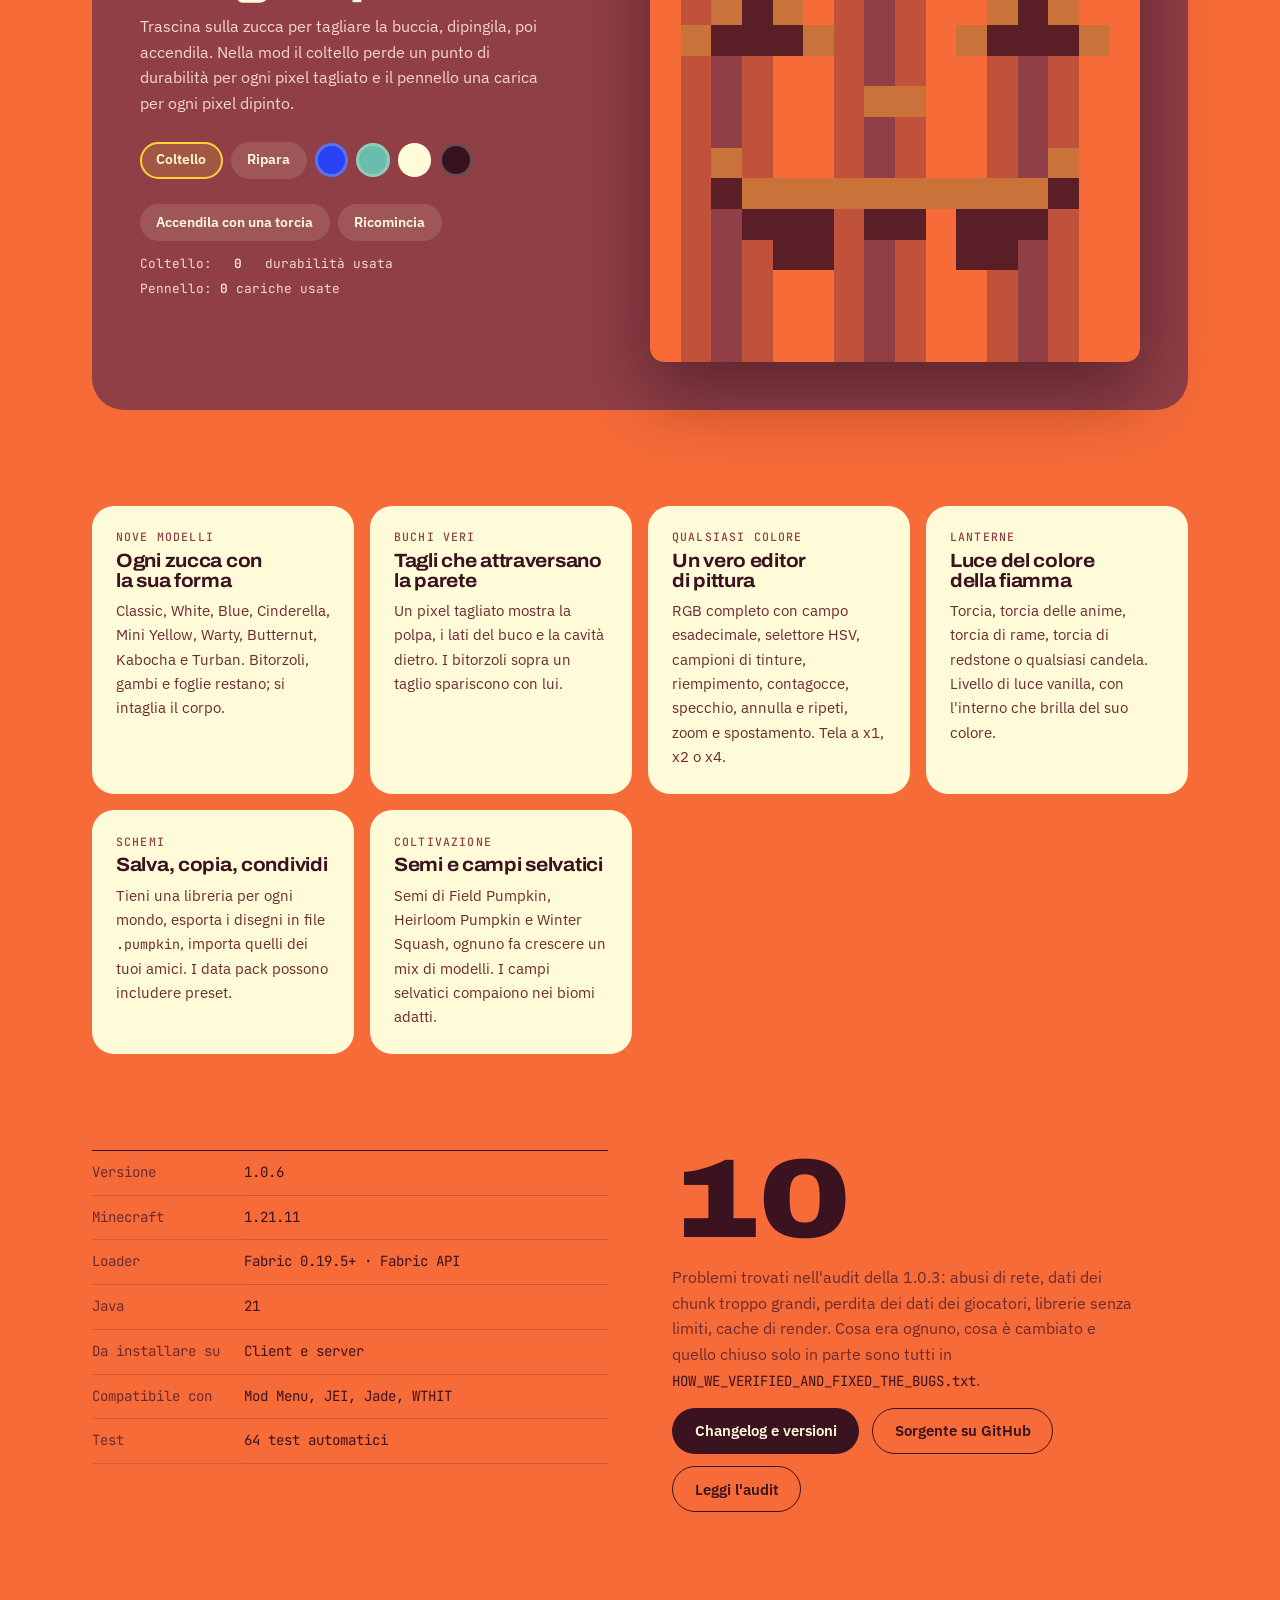
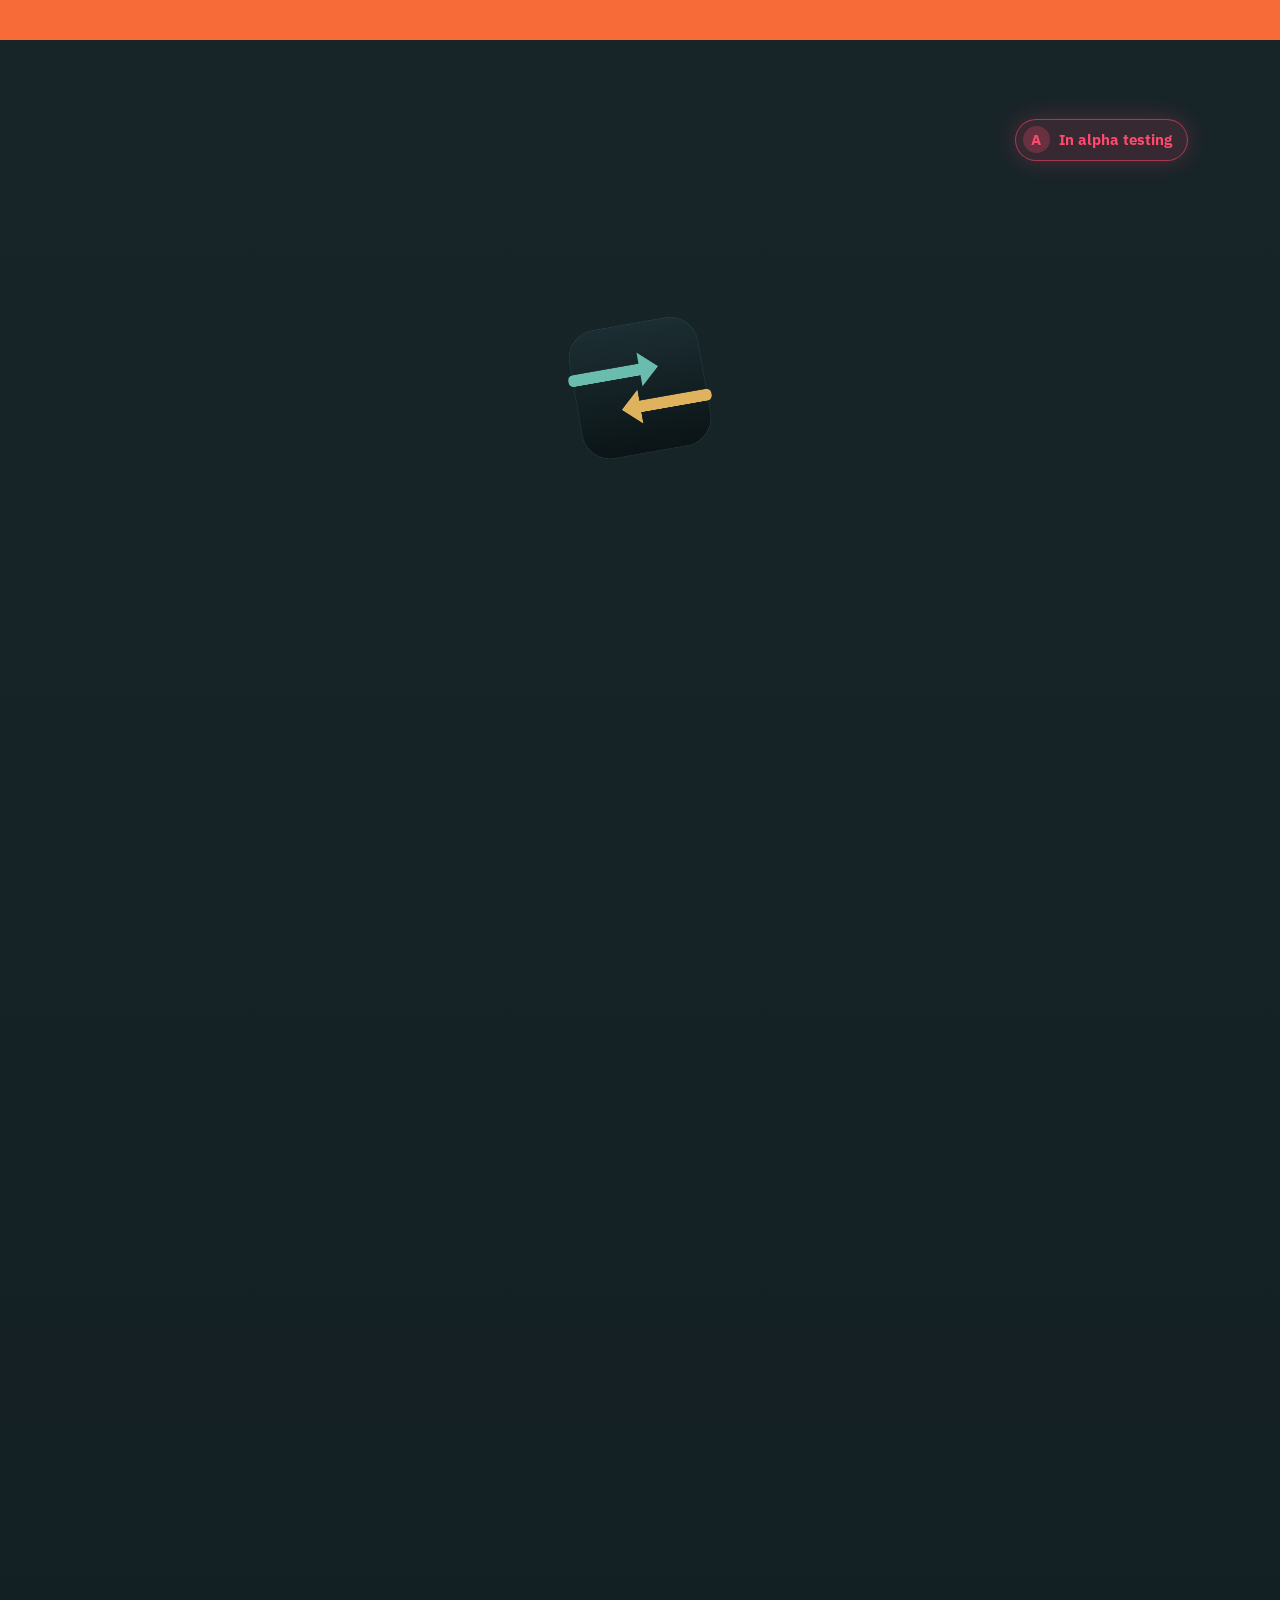
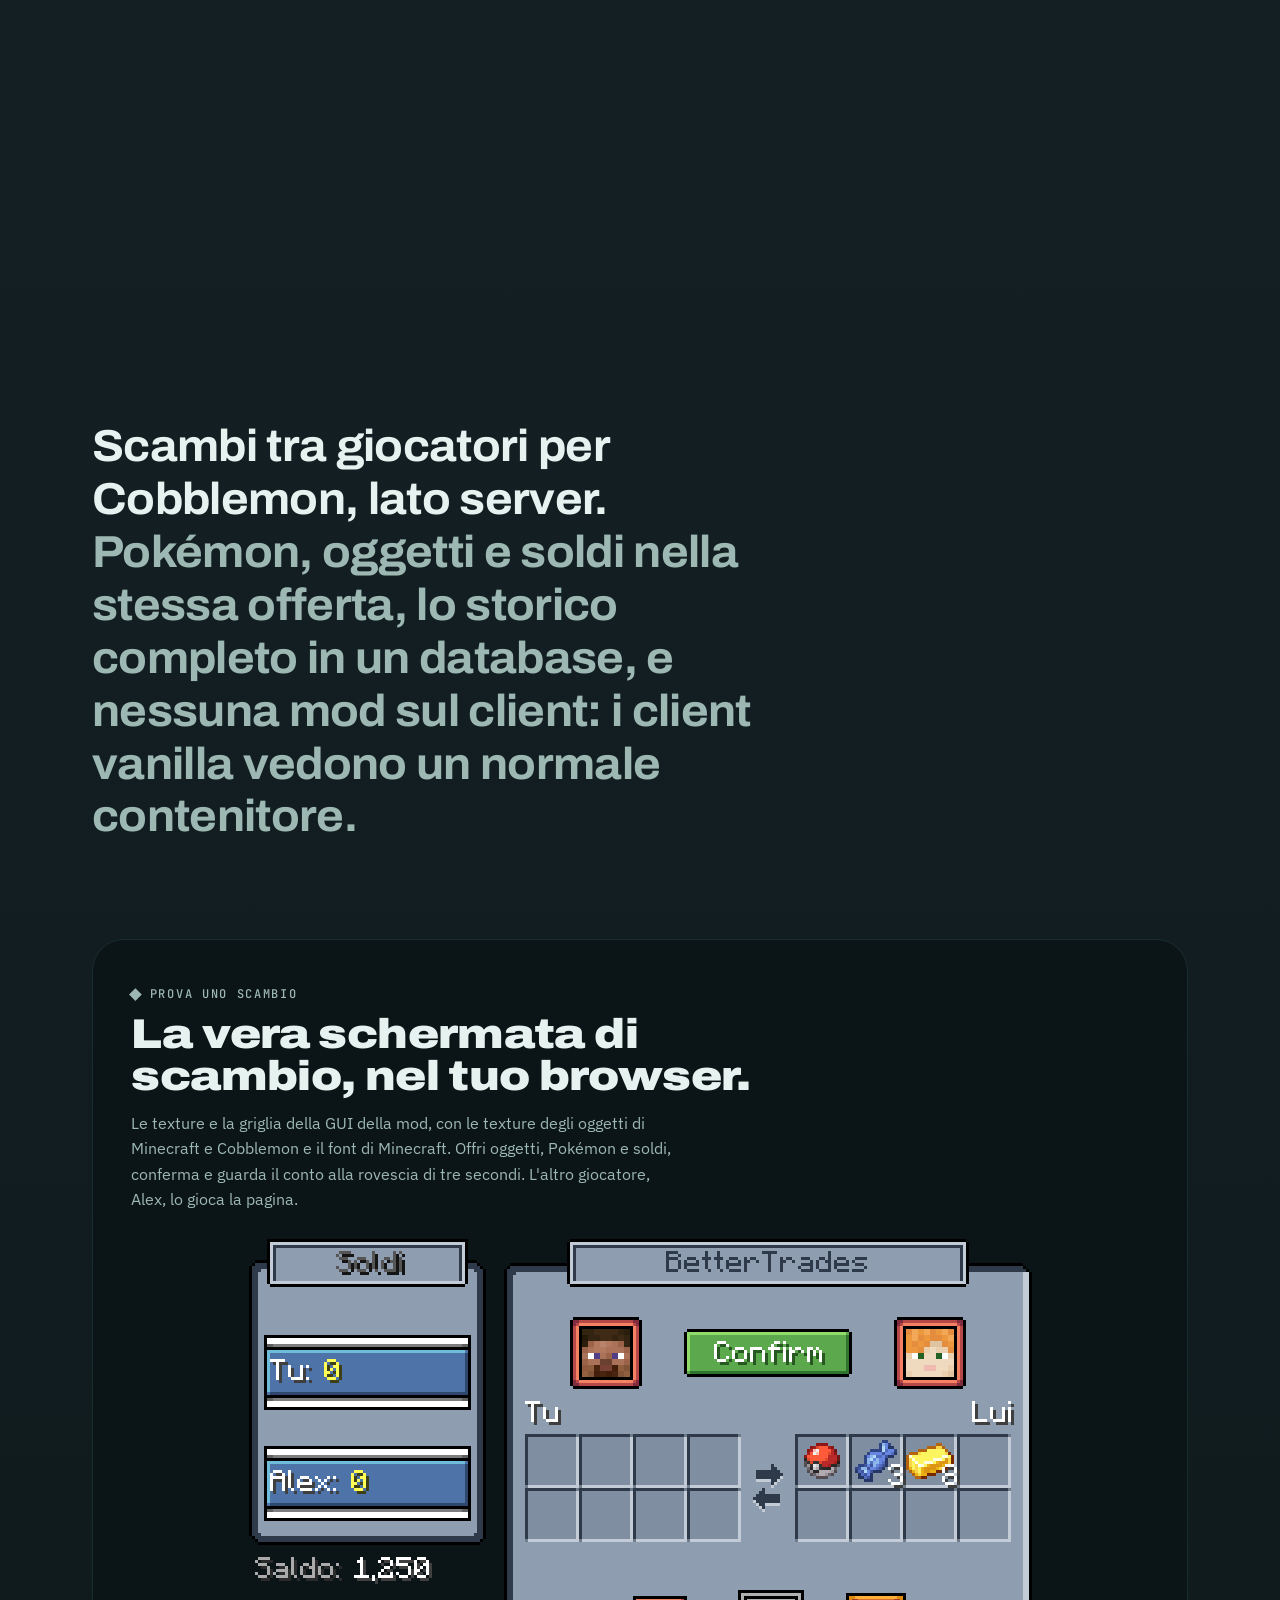
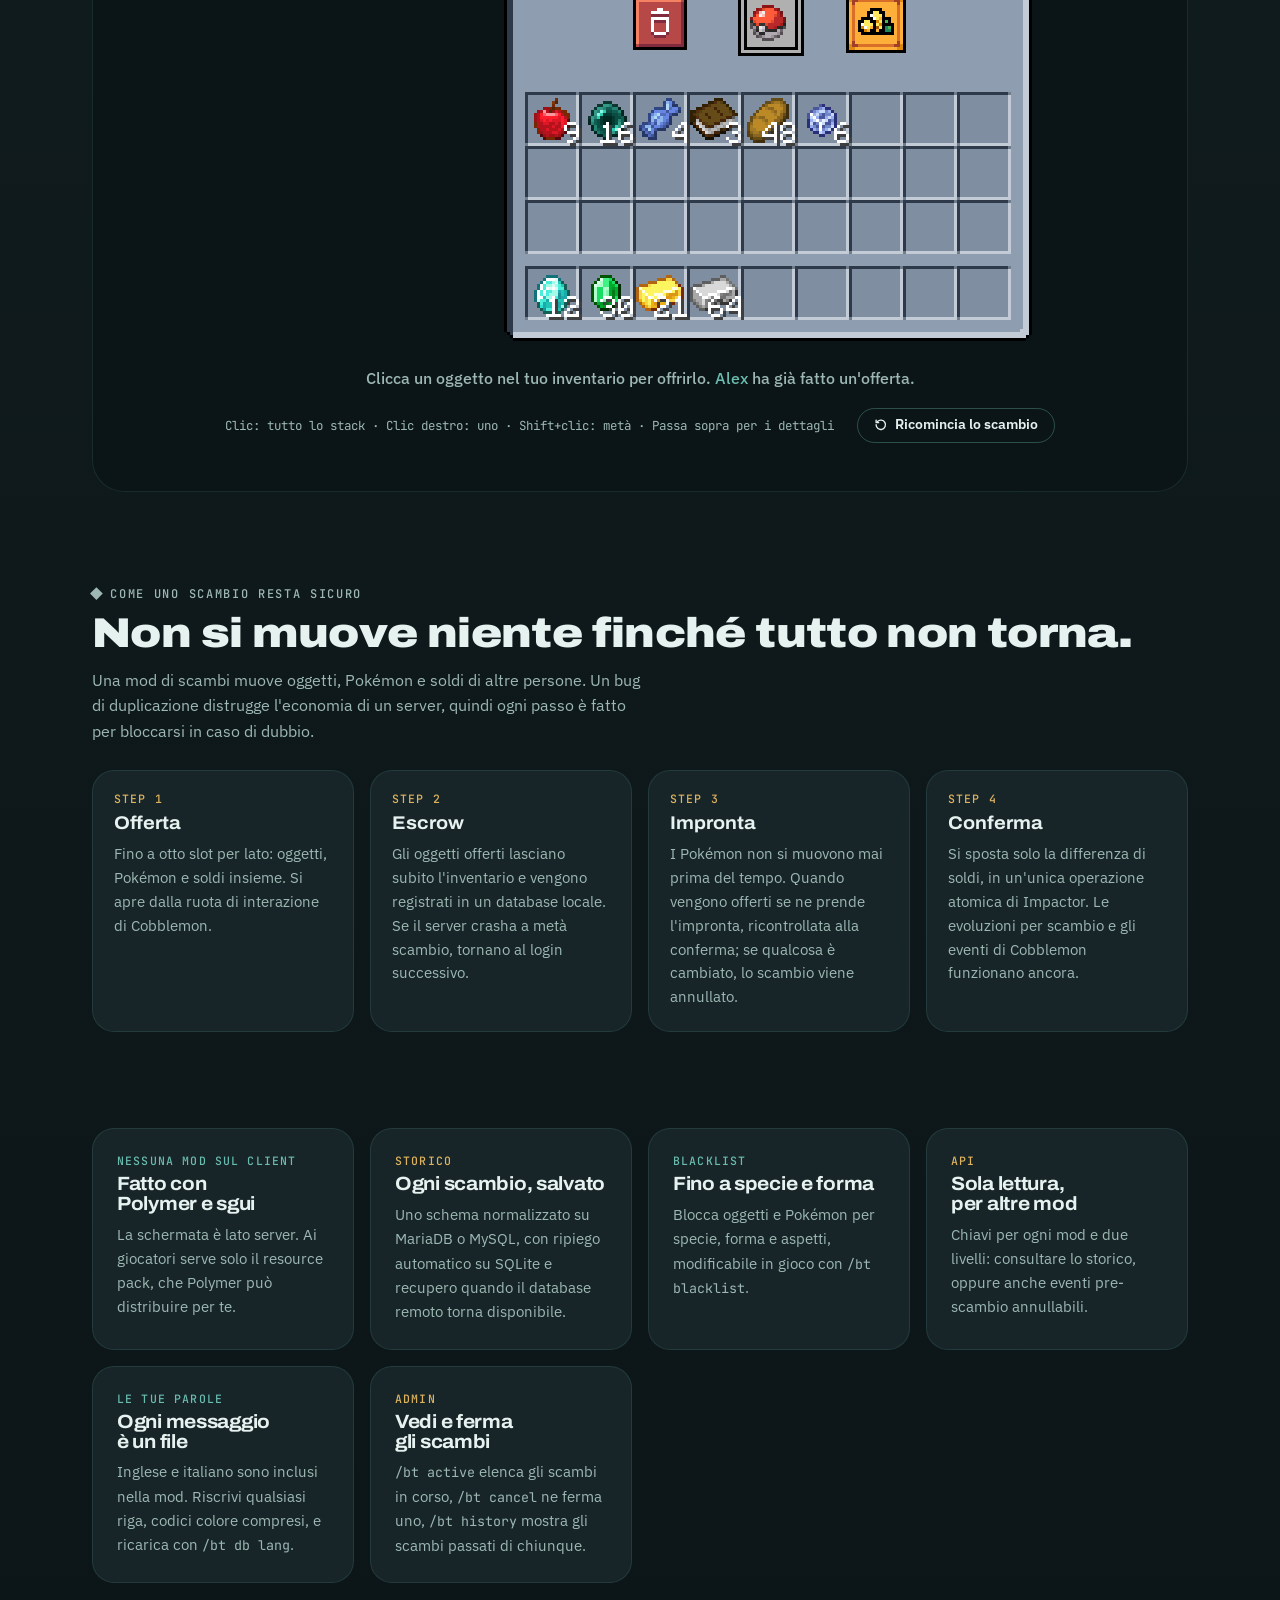
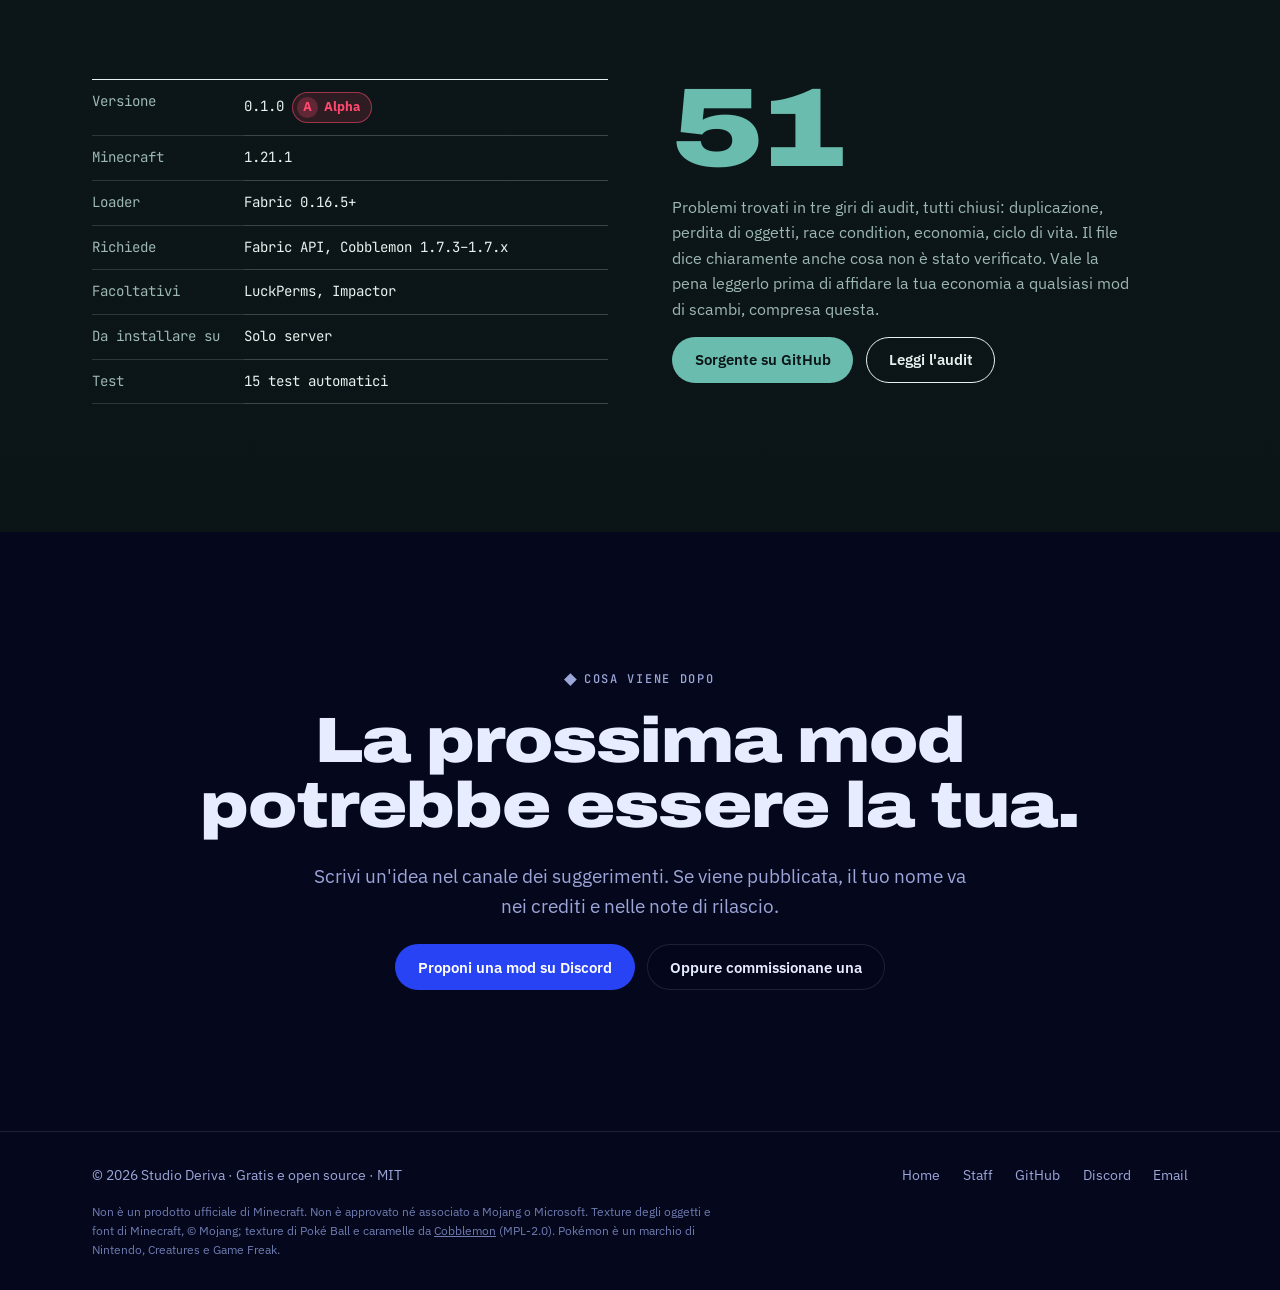
<file: it/mods.html>
<!doctype html>
<!-- Generated by tools/build-it.mjs from mods.html and assets/i18n.js. Edit those, not this file. -->
<html lang="it">
<head>
<meta charset="utf-8">
<meta name="viewport" content="width=device-width, initial-scale=1, viewport-fit=cover">
<title>Studio Deriva · Mod</title>
<meta name="claude:viewport-fit-sides" content="cover">
<meta name="description" content="Carves &amp; Crafts e BetterTrades: mod per Minecraft gratuite e open source di Studio Deriva, con specifiche e audit pubblicati.">
<meta property="og:title" content="Studio Deriva · Mod">
<meta property="og:type" content="website">
<meta property="og:url" content="https://studio-deriva.github.io/it/mods.html">
<meta property="og:description" content="Carves &amp; Crafts e BetterTrades: mod per Minecraft gratuite e open source di Studio Deriva, con specifiche e audit pubblicati.">
<meta property="og:site_name" content="Studio Deriva">
<meta property="og:locale" content="it_IT">
<meta property="og:locale:alternate" content="en_US">
<meta property="og:image" content="https://studio-deriva.github.io/assets/og-banner.jpg">
<meta name="twitter:card" content="summary_large_image">
<meta name="theme-color" content="#05081C">
<link rel="icon" href="../assets/logo.svg" type="image/svg+xml">
<link rel="canonical" href="https://studio-deriva.github.io/it/mods.html">
<link rel="alternate" hreflang="en" href="https://studio-deriva.github.io/mods.html">
<link rel="alternate" hreflang="it" href="https://studio-deriva.github.io/it/mods.html">
<link rel="alternate" hreflang="x-default" href="https://studio-deriva.github.io/mods.html">
<link rel="preconnect" href="https://fonts.googleapis.com">
<link rel="preconnect" href="https://fonts.gstatic.com" crossorigin>
<link rel="stylesheet" href="https://fonts.googleapis.com/css2?family=Archivo:wdth,wght@62..125,400..900&family=IBM+Plex+Sans:wght@400;500;600&family=JetBrains+Mono:wght@400;500&display=swap">
<link rel="stylesheet" href="../assets/site.css?v=202610190900">
<style>
/* Mods: each mod takes over the page in its own colours. A pinned stage grows the logo with scroll, then the details. */

.intro { padding-block: calc(56px + clamp(4rem, 9vw, 7rem)) clamp(3rem, 6vw, 5rem); }
.intro h1 { font-size: clamp(3.4rem, 10vw, 8rem); font-weight: 900; font-stretch: 120%; letter-spacing: -.035em; margin-block: 1rem 1.4rem; }
.jump { display: flex; flex-wrap: wrap; gap: .8rem; margin-top: 2.4rem; }
.jump a { display: inline-flex; align-items: center; gap: .7rem; padding: .5rem 1.1rem .5rem .5rem; border-radius: 100px; background: var(--deep); text-decoration: none; font-weight: 600; transition: background .2s; }
.jump a:hover { background: var(--deep-2); }
.jump img { width: 36px; height: 36px; border-radius: 10px; }
.jump .px { image-rendering: pixelated; }

/* Per-mod themes */
.mod { --p: 1; position: relative; color: var(--fg); background: var(--bg); }
.carves {
  --bg: #F66B38; --bg-2: #C0523C; --fg: #3B1220; --muted: #6E2A2E; --card: #FFFBD8; --accent: #903F47; --hi: #FFD23A;
}
.trades {
  --bg: #0E1A1D; --bg-2: #172529; --fg: #E6F2EF; --muted: #9DB8B3; --card: #172529; --accent: #6ABCAE; --hi: #DFB35D;
}
.trades { background: linear-gradient(180deg, #172529 0%, #0B1416 100%); }

/* Pinned stage */
.stage-track { height: 220vh; position: relative; }
.stage {
  position: sticky; top: 0; height: 100svh; overflow: hidden;
  display: grid; place-items: center; align-content: center; gap: clamp(1.2rem, 3vh, 2.4rem);
  text-align: center; padding-inline: 16px;
}
.stage .logo { width: clamp(180px, 34vmin, 360px); height: auto; aspect-ratio: 1 / 1; transform: scale(calc(.5 + var(--p) * .55)) rotate(calc((1 - var(--p)) * -10deg)); will-change: transform; }
.stage h2 { font-size: clamp(2.8rem, 9vw, 7.5rem); font-weight: 900; font-stretch: 120%; letter-spacing: -.035em; opacity: calc(var(--p) * 2.2 - .5); transform: translateY(calc((1 - var(--p)) * 40px)); }
.stage .tagline { font: 500 clamp(1.1rem, 2.2vw, 1.6rem)/1.3 var(--f-body); opacity: calc(var(--p) * 2.2 - 1); color: var(--muted); }

.carves .stage { background-image: linear-gradient(rgba(59, 18, 32, .06) 1px, transparent 1px), linear-gradient(90deg, rgba(59, 18, 32, .06) 1px, transparent 1px); background-size: 32px 32px; background-position: center; }
.carves .logo { image-rendering: pixelated; border-radius: 6%; box-shadow: 0 40px 90px rgba(59, 18, 32, .4); }
.trades .logo { overflow: visible; }
.trades .logo .plate { transform-origin: center; transform: scale(calc(.85 + var(--p) * .15)); transform-box: fill-box; }
.trades .logo .a-teal { transform: translateX(calc((1 - var(--p)) * -260px)); }
.trades .logo .a-amber { transform: translateX(calc((1 - var(--p)) * 260px)); }
.trades .stage .tagline { color: var(--accent); }
.alpha-badge { display: inline-flex; align-items: center; gap: .55rem; font: 700 .95rem/1 "IBM Plex Sans", sans-serif; color: #FF496E; background: rgba(255, 73, 110, .14); border: 1.5px solid rgba(255, 73, 110, .55); padding: .4rem .95rem .4rem .4rem; border-radius: 100px; box-shadow: 0 0 24px rgba(255, 73, 110, .25); vertical-align: middle; white-space: nowrap; }
.alpha-badge i { font-style: normal; display: inline-grid; place-items: center; width: 1.7rem; height: 1.7rem; border-radius: 50%; background: rgba(255, 73, 110, .25); font-weight: 800; }
.alpha-badge.sm { font-size: .8rem; padding: .25rem .7rem .25rem .25rem; gap: .4rem; box-shadow: none; }
.alpha-badge.sm i { width: 1.3rem; height: 1.3rem; }
.alpha-badge.stage-corner { position: absolute; top: calc(56px + 1.4rem); right: max(16px, calc((100% - var(--max)) / 2 + 32px)); }

/* Details */
.detail { padding-block: 0 clamp(5rem, 10vw, 8rem); }
.detail .wrap { display: grid; gap: clamp(3.5rem, 8vw, 6rem); }
.big-lede { font: 700 clamp(1.6rem, 3.6vw, 2.8rem)/1.18 var(--f-display); font-stretch: 105%; letter-spacing: -.015em; max-width: 26ch; text-wrap: balance; }
.big-lede span { color: var(--muted); }
.trades .big-lede span { color: var(--muted); }

.features { display: grid; grid-template-columns: repeat(auto-fit, minmax(min(100%, 260px), 1fr)); gap: 1rem; }
.feature { background: var(--card); border-radius: 22px; padding: 1.6rem 1.5rem; display: grid; gap: .5rem; align-content: start; }
.feature h3 { font-size: 1.2rem; font-stretch: 108%; }
.feature p { font-size: .95rem; color: var(--muted); }
.carves .feature { color: #3B1220; }
.carves .feature p { color: #6E2A2E; }
.trades .feature { border: 1px solid rgba(106, 188, 174, .14); }
.feature .k { font: 500 .72rem/1 var(--f-mono); letter-spacing: .1em; text-transform: uppercase; color: var(--accent); }
.trades .feature:nth-child(even) .k { color: var(--hi); }

.facts { display: grid; grid-template-columns: minmax(0, 1fr) minmax(0, 1fr); gap: clamp(2rem, 5vw, 4rem); align-items: start; }
@media (max-width: 820px) { .facts { grid-template-columns: minmax(0, 1fr); } }
.spec { margin: 0; display: grid; grid-template-columns: auto 1fr; font: 400 .88rem/1.4 var(--f-mono); border-top: 1px solid currentColor; }
.spec dt, .spec dd { padding: .75rem 0; border-bottom: 1px solid color-mix(in srgb, currentColor 22%, transparent); margin: 0; }
.spec dt { color: var(--muted); padding-right: 1.5rem; }
.audit { display: grid; gap: .9rem; }
.audit b { font: 900 clamp(4rem, 10vw, 7rem)/.9 var(--f-display); font-stretch: 125%; letter-spacing: -.04em; color: var(--accent); font-variant-numeric: tabular-nums; }
.carves .audit b { color: #3B1220; }
.audit p { color: var(--muted); max-width: 46ch; }
.audit code { color: var(--fg); }
.actions { display: flex; flex-wrap: wrap; gap: .8rem; }
.mod .btn-solid { background: var(--fg); color: var(--bg); }
.carves .btn-solid { color: #FFFBD8; }
.trades .btn-solid { background: var(--accent); color: #0B1416; }
.mod .btn-solid:hover { transform: translateY(-1px); }
.mod .btn-line { border-color: currentColor; color: var(--fg); background: transparent; }

/* Carving bench demo */
.bench { display: grid; grid-template-columns: minmax(0, 1fr) minmax(0, 1.1fr); gap: clamp(2rem, 5vw, 4rem); align-items: center; background: #903F47; color: #FFFBD8; border-radius: 32px; padding: clamp(1.4rem, 4vw, 3rem); }
@media (max-width: 820px) { .bench { grid-template-columns: minmax(0, 1fr); } }
.bench h3 { font-size: clamp(1.8rem, 3.5vw, 2.6rem); font-weight: 900; font-stretch: 115%; }
.bench p { color: #F6D9C8; margin-top: .8rem; max-width: 40ch; }
.bench-canvas-wrap { position: relative; aspect-ratio: 1 / 1; max-width: 100%; border-radius: 14px; overflow: hidden; box-shadow: 0 30px 70px rgba(30, 6, 14, .45); background: #3B1220; touch-action: none; }
.bench canvas { width: 100%; height: 100%; display: block; image-rendering: pixelated; cursor: crosshair; }
.bench.lit .bench-canvas-wrap { box-shadow: 0 0 80px rgba(255, 210, 58, .55), 0 30px 70px rgba(30, 6, 14, .45); }
.tools { display: flex; flex-wrap: wrap; gap: .5rem; margin-top: 1.6rem; align-items: center; }
.tool { font: 600 .85rem/1 var(--f-body); border: 2px solid transparent; background: rgba(255, 251, 216, .12); color: #FFFBD8; padding: .6rem .9rem; border-radius: 100px; cursor: pointer; display: inline-flex; align-items: center; gap: .45rem; }
.tool[aria-pressed="true"] { border-color: #FFD23A; background: rgba(255, 210, 58, .16); }
.swatch { width: 2.1rem; height: 2.1rem; padding: 0; border-radius: 50%; background: var(--c); border: 3px solid rgba(255, 251, 216, .25); }
.swatch[aria-pressed="true"] { border-color: #FFFBD8; }
.meter { margin-top: 1.2rem; font: 400 .8rem/1.6 var(--f-mono); color: #F6D9C8; display: flex; flex-wrap: wrap; gap: .3rem 1.4rem; }
.meter b { color: #FFFBD8; font-weight: 500; font-variant-numeric: tabular-nums; }

/* Trade flow */
.flow { list-style: none; margin: 0; padding: 0; display: grid; grid-template-columns: repeat(4, minmax(0, 1fr)); gap: 1rem; counter-reset: f; }
@media (max-width: 900px) { .flow { grid-template-columns: repeat(2, minmax(0, 1fr)); } }
@media (max-width: 520px) { .flow { grid-template-columns: minmax(0, 1fr); } }
.flow li { counter-increment: f; padding: 1.4rem 1.3rem; border-radius: 22px; background: var(--bg-2); border: 1px solid rgba(106, 188, 174, .14); display: grid; gap: .45rem; align-content: start; position: relative; }
.flow li::before { content: "Step " counter(f); font: 500 .72rem/1 var(--f-mono); letter-spacing: .1em; text-transform: uppercase; color: var(--hi); }
.flow b { font: 700 1.15rem/1.25 var(--f-display); font-stretch: 108%; }
.flow span { color: var(--muted); font-size: .93rem; }
.flow-head { display: grid; gap: .8rem; margin-bottom: 1.6rem; }
.flow-head h3 { font-size: clamp(1.8rem, 3.5vw, 2.6rem); font-weight: 900; font-stretch: 115%; }
.flow-head p { color: var(--muted); max-width: 55ch; }

/* Playable trade screen. Everything is sized in texture pixels times --s, an integer scale. */
.trade-demo { background: #0B1416; border: 1px solid rgba(106, 188, 174, .14); border-radius: 32px; padding: clamp(1.4rem, 4vw, 3rem) clamp(1rem, 3vw, 2.4rem); display: grid; gap: 1.6rem; }
.trade-demo .flow-head { margin: 0; }
.mc-fit { width: 100%; min-width: 0; }
@media (max-width: 560px) { .trade-demo { margin-inline: calc(-1 * max(16px, env(safe-area-inset-left, 0px))); border-radius: 0; border-inline: 0; padding-inline: 8px; } .trade-demo .flow-head, .mc-log, .mc-foot { padding-inline: 8px; } }
.mc-stage { --s: 3; position: relative; display: flex; align-items: flex-start; gap: calc(var(--s) * 6px); width: fit-content; margin-inline: auto; user-select: none; -webkit-user-select: none; }
.mc-stage.stacked { flex-direction: column; align-items: center; }
.mc-stage.stacked .mc-side { order: 2; }
.mc-side { position: relative; width: calc(var(--s) * 79px); height: calc(var(--s) * 116px); flex: none; }
[data-screen="picker"] .mc-side, [data-screen="money"] .mc-side { visibility: hidden; }
.mc-gui { position: relative; width: calc(var(--s) * 176px); height: calc(var(--s) * 234px); flex: none; }
.mc-gui > *, .mc-panel, .mc-panel > *, .mc-overlay > * { position: absolute; }
.mc-px { position: absolute; image-rendering: pixelated; image-rendering: crisp-edges; pointer-events: none; max-width: none; display: block; }
.mc-slot { padding: 0; margin: 0; border: 0; background: transparent; cursor: pointer; }
.mc-slot:disabled { cursor: default; }
.mc-slot > img { width: 100%; height: 100%; display: block; image-rendering: pixelated; pointer-events: none; max-width: none; }
.mc-slot:not(:disabled):hover::before, .mc-slot:focus-visible::before { content: ""; position: absolute; inset: 0; background: rgba(255, 255, 255, .5); z-index: 1; }
.mc-slot:focus-visible { outline: none; }
.mc-count { z-index: 2; }
.mc-slot.shiny > img { filter: drop-shadow(0 0 calc(var(--s) * 1px) #FFD23A); }
.mc-slot.dim > img { opacity: .35; }
.mc-field { pointer-events: none; }
.mc-input { background: transparent; border: 0; padding: 0; margin: 0; color: transparent; caret-color: transparent; outline: none; font-size: 16px; cursor: text; }
.mc-input::selection { background: transparent; }
.mc-tip { position: absolute; z-index: 6; pointer-events: none; }
.mc-tip canvas { display: block; image-rendering: pixelated; }
.mc-overlay { z-index: 4; background: rgba(5, 10, 12, .88); }
.mc-again { padding: 0; cursor: pointer; background: #6F6F6F; border: calc(var(--s) * 1px) solid #000; box-shadow: inset calc(var(--s) * 1px) calc(var(--s) * 1px) 0 #A8A8A8, inset calc(var(--s) * -1px) calc(var(--s) * -1px) 0 #4A4A4A; }
.mc-again:hover, .mc-again:focus-visible { background: #7E86C8; outline: none; box-shadow: inset calc(var(--s) * 1px) calc(var(--s) * 1px) 0 #BFC6FF, inset calc(var(--s) * -1px) calc(var(--s) * -1px) 0 #4B5291; }
.mc-log { min-height: 1.6em; text-align: center; font: 500 1rem/1.5 var(--f-body); color: #E6F2EF; text-wrap: balance; }
.mc-foot { display: flex; flex-wrap: wrap; justify-content: center; align-items: center; gap: .8rem 1.4rem; margin-top: -.6rem; }
.mc-keys { text-align: center; font: 400 .78rem/1.4 var(--f-mono); color: var(--muted); }
.mc-reset { font: 600 .85rem/1 var(--f-body); color: var(--fg); background: transparent; border: 1px solid rgba(106, 188, 174, .35); padding: .6rem 1rem; border-radius: 100px; cursor: pointer; display: inline-flex; align-items: center; gap: .45rem; }
.mc-reset:hover { border-color: var(--accent); color: var(--accent); }
.mc-reset svg { width: 1em; height: 1em; }

.next { background: var(--ink); text-align: center; }
.next .wrap { display: grid; gap: 1.4rem; justify-items: center; }
.next h2 { font-weight: 900; font-stretch: 118%; }

@media (prefers-reduced-motion: reduce) {
  .stage-track { height: auto; }
  .stage { position: static; height: auto; padding-block: 8rem 4rem; }
}
</style>
</head>
<body>

<header class="site-header always">
  <div class="wrap nav">
    <a class="brand" href="index.html"><img src="../assets/logo.svg" alt="" width="17" height="25">Studio Deriva</a>
    <ul class="nav-links">
      <li><a href="mods.html" aria-current="page">Mods</a></li>
      <li><a href="staff.html">Staff</a></li>
      <li><a href="modscan.html">modscan</a></li>
      <li><a href="index.html#open-source">Open source</a></li>
      <li><a href="index.html#commissions">Commissioni</a></li>
      <li><a href="index.html#ideas">Idee</a></li>
      <li><a href="index.html#team">Unisciti al team</a></li>
    </ul>
    <a class="btn btn-primary" href="https://discord.gg/pQPWr7vfHu" target="_blank" rel="noopener">Discord</a>
  </div>
</header>

<main>
  <div class="intro">
    <div class="wrap">
      <p class="eyebrow">Gratis · MIT · sorgente compreso</p>
      <h1>Mods</h1>
      <p class="lede">Due, per ora. Ognuna esce con il sorgente completo, i suoi test e il resoconto scritto di ogni bug trovato prima dell'uscita e di come l'abbiamo chiuso.</p>
      <nav class="jump" aria-label="Vai a una mod">
        <a href="carves-and-crafts.html"><img class="px" src="../assets/mods/carves-and-crafts.png" alt="" width="36" height="36">Carves &amp; Crafts</a>
        <a href="#bettertrades"><img src="../assets/mods/bettertrades.svg" alt="" width="36" height="36">BetterTrades <span class="alpha-badge sm"><i>A</i>Alpha</span></a>
      </nav>
    </div>
  </div>

  <!-- ============ Carves & Crafts ============ -->
  <article class="mod carves" id="carves-and-crafts">
    <div class="stage-track" data-progress>
      <div class="stage">
        <img class="logo" src="../assets/mods/carves-and-crafts.png" alt="Logo di Carves &amp; Crafts, una zucca intagliata in pixel art" width="360" height="360">
        <h2>Carves &amp; Crafts</h2>
        <p class="tagline">Intaglio di zucche, pixel per pixel. <a href="carves-and-crafts.html" style="color:inherit">Changelog e versioni ›</a></p>
      </div>
    </div>

    <div class="detail">
      <div class="wrap">
        <p class="big-lede reveal">Un banco da intaglio dove tagli e dipingi le zucche pixel per pixel. <span>I tagli attraversano tutta la parete, e una torcia o una candela trasformano la zucca finita in una lanterna che brilla del colore della sua fiamma.</span></p>

        <div class="bench reveal" id="bench">
          <div>
            <p class="eyebrow">Prova il banco</p>
            <h3>Intaglia questa.</h3>
            <p>Trascina sulla zucca per tagliare la buccia, dipingila, poi accendila. Nella mod il coltello perde un punto di durabilità per ogni pixel tagliato e il pennello una carica per ogni pixel dipinto.</p>
            <div class="tools" role="toolbar" aria-label="Attrezzi da intaglio">
              <button class="tool" type="button" id="tool-knife" data-tool="cut" aria-pressed="true">Coltello</button>
              <button class="tool" type="button" id="tool-erase" data-tool="skin" aria-pressed="false">Ripara</button>
              <button class="tool swatch" type="button" id="tool-c1" data-tool="#2743F4" style="--c:#2743F4" aria-pressed="false" aria-label="Dipingi di cobalto"></button>
              <button class="tool swatch" type="button" id="tool-c2" data-tool="#6ABCAE" style="--c:#6ABCAE" aria-pressed="false" aria-label="Dipingi di verde acqua"></button>
              <button class="tool swatch" type="button" id="tool-c3" data-tool="#FFFBD8" style="--c:#FFFBD8" aria-pressed="false" aria-label="Dipingi di crema"></button>
              <button class="tool swatch" type="button" id="tool-c4" data-tool="#3B1220" style="--c:#3B1220" aria-pressed="false" aria-label="Dipingi di prugna scuro"></button>
            </div>
            <div class="tools">
              <button class="tool" type="button" id="tool-light" aria-pressed="false">Accendila con una torcia</button>
              <button class="tool" type="button" id="tool-reset">Ricomincia</button>
            </div>
            <p class="meter">Coltello: <b id="m-cuts">0</b> durabilità usata <span>Pennello: <b id="m-paint">0</b> cariche usate</span></p>
          </div>
          <div class="bench-canvas-wrap"><canvas id="pumpkin" width="16" height="16" aria-label="Faccia di zucca da intagliare"></canvas></div>
        </div>

        <div class="features">
          <div class="feature reveal"><span class="k">Nove modelli</span><h3>Ogni zucca con la sua forma</h3><p>Classic, White, Blue, Cinderella, Mini Yellow, Warty, Butternut, Kabocha e Turban. Bitorzoli, gambi e foglie restano; si intaglia il corpo.</p></div>
          <div class="feature reveal"><span class="k">Buchi veri</span><h3>Tagli che attraversano la parete</h3><p>Un pixel tagliato mostra la polpa, i lati del buco e la cavità dietro. I bitorzoli sopra un taglio spariscono con lui.</p></div>
          <div class="feature reveal"><span class="k">Qualsiasi colore</span><h3>Un vero editor di pittura</h3><p>RGB completo con campo esadecimale, selettore HSV, campioni di tinture, riempimento, contagocce, specchio, annulla e ripeti, zoom e spostamento. Tela a x1, x2 o x4.</p></div>
          <div class="feature reveal"><span class="k">Lanterne</span><h3>Luce del colore della fiamma</h3><p>Torcia, torcia delle anime, torcia di rame, torcia di redstone o qualsiasi candela. Livello di luce vanilla, con l'interno che brilla del suo colore.</p></div>
          <div class="feature reveal"><span class="k">Schemi</span><h3>Salva, copia, condividi</h3><p>Tieni una libreria per ogni mondo, esporta i disegni in file <code>.pumpkin</code>, importa quelli dei tuoi amici. I data pack possono includere preset.</p></div>
          <div class="feature reveal"><span class="k">Coltivazione</span><h3>Semi e campi selvatici</h3><p>Semi di Field Pumpkin, Heirloom Pumpkin e Winter Squash, ognuno fa crescere un mix di modelli. I campi selvatici compaiono nei biomi adatti.</p></div>
        </div>

        <div class="facts">
          <div class="reveal">
            <dl class="spec">
              <dt>Versione</dt><dd>1.0.6</dd>
              <dt>Minecraft</dt><dd>1.21.11</dd>
              <dt>Loader</dt><dd>Fabric 0.19.5+ · Fabric API</dd>
              <dt>Java</dt><dd>21</dd>
              <dt>Da installare su</dt><dd>Client e server</dd>
              <dt>Compatibile con</dt><dd>Mod Menu, JEI, Jade, WTHIT</dd>
              <dt>Test</dt><dd>64 test automatici</dd>
            </dl>
          </div>
          <div class="audit reveal">
            <b data-count="10">10</b>
            <p>Problemi trovati nell'audit della 1.0.3: abusi di rete, dati dei chunk troppo grandi, perdita dei dati dei giocatori, librerie senza limiti, cache di render. Cosa era ognuno, cosa è cambiato e quello chiuso solo in parte sono tutti in <code>HOW_WE_VERIFIED_AND_FIXED_THE_BUGS.txt</code>.</p>
            <div class="actions">
              <a class="btn btn-solid" href="carves-and-crafts.html">Changelog e versioni</a>
              <a class="btn btn-line" href="https://github.com/francomk/Carves-Crafts-" target="_blank" rel="noopener">Sorgente su GitHub</a>
              <a class="btn btn-line" href="https://github.com/francomk/Carves-Crafts-/blob/main/HOW_WE_VERIFIED_AND_FIXED_THE_BUGS.txt" target="_blank" rel="noopener">Leggi l'audit</a>
            </div>
          </div>
        </div>
      </div>
    </div>
  </article>

  <!-- ============ BetterTrades ============ -->
  <article class="mod trades" id="bettertrades">
    <div class="stage-track" data-progress>
      <div class="stage">
        <svg class="logo" viewBox="0 0 1518 1514" role="img" aria-label="Logo di BetterTrades, una freccia verde acqua e una ambra in direzioni opposte">
          <defs><linearGradient id="btg" x1="0" y1="0" x2="0" y2="1"><stop offset="0" stop-color="#1C2E33"/><stop offset="1" stop-color="#0B1416"/></linearGradient></defs>
          <rect class="plate" width="1518" height="1514" rx="330" fill="url(#btg)" stroke="rgba(106,188,174,.18)" stroke-width="6"/>
          <path class="a-teal" d="M376 518H1046V405L1232 575 1046 745V633H376a45 45 0 0 1-45-45v-25a45 45 0 0 1 45-45Z" fill="#6ABCAE"/>
          <path class="a-amber" d="M1142 880H470V769L285 939 470 1109V995H1142a45 45 0 0 0 45-45v-25a45 45 0 0 0-45-45Z" fill="#DFB35D"/>
        </svg>
        <h2>BetterTrades</h2>
        <p class="tagline">Scambi per Cobblemon, fatti in sicurezza.</p>
        <span class="alpha-badge stage-corner"><i>A</i>In alpha testing</span>
      </div>
    </div>

    <div class="detail">
      <div class="wrap">
        <p class="big-lede reveal">Scambi tra giocatori per Cobblemon, lato server. <span>Pokémon, oggetti e soldi nella stessa offerta, lo storico completo in un database, e nessuna mod sul client: i client vanilla vedono un normale contenitore.</span></p>

        <div class="trade-demo reveal" id="trade-demo">
          <div class="flow-head">
            <p class="eyebrow">Prova uno scambio</p>
            <h3>La vera schermata di scambio, nel tuo browser.</h3>
            <p>Le texture e la griglia della GUI della mod, con le texture degli oggetti di Minecraft e Cobblemon e il font di Minecraft. Offri oggetti, Pokémon e soldi, conferma e guarda il conto alla rovescia di tre secondi. L'altro giocatore, Alex, lo gioca la pagina.</p>
          </div>
          <div class="mc-fit">
            <div class="mc-stage">
              <div class="mc-side"></div>
              <div class="mc-gui"></div>
              <div class="mc-tip" hidden></div>
            </div>
          </div>
          <p class="mc-log" role="status" aria-live="polite"></p>
          <div class="mc-foot">
            <p class="mc-keys">Clic: tutto lo stack · Clic destro: uno · Shift+clic: metà · Passa sopra per i dettagli</p>
            <button class="mc-reset" type="button" data-trade-reset><svg viewBox="0 0 16 16" fill="none" stroke="currentColor" stroke-width="1.6" stroke-linecap="round" stroke-linejoin="round" aria-hidden="true"><path d="M2.5 8a5.5 5.5 0 1 0 1.6-3.9"/><path d="M2.5 2.5v3h3"/></svg>Ricomincia lo scambio</button>
          </div>
        </div>


        <div class="reveal">
          <div class="flow-head">
            <p class="eyebrow">Come uno scambio resta sicuro</p>
            <h3>Non si muove niente finché tutto non torna.</h3>
            <p>Una mod di scambi muove oggetti, Pokémon e soldi di altre persone. Un bug di duplicazione distrugge l'economia di un server, quindi ogni passo è fatto per bloccarsi in caso di dubbio.</p>
          </div>
          <ol class="flow">
            <li><b>Offerta</b><span>Fino a otto slot per lato: oggetti, Pokémon e soldi insieme. Si apre dalla ruota di interazione di Cobblemon.</span></li>
            <li><b>Escrow</b><span>Gli oggetti offerti lasciano subito l'inventario e vengono registrati in un database locale. Se il server crasha a metà scambio, tornano al login successivo.</span></li>
            <li><b>Impronta</b><span>I Pokémon non si muovono mai prima del tempo. Quando vengono offerti se ne prende l'impronta, ricontrollata alla conferma; se qualcosa è cambiato, lo scambio viene annullato.</span></li>
            <li><b>Conferma</b><span>Si sposta solo la differenza di soldi, in un'unica operazione atomica di Impactor. Le evoluzioni per scambio e gli eventi di Cobblemon funzionano ancora.</span></li>
          </ol>
        </div>

        <div class="features">
          <div class="feature reveal"><span class="k">Nessuna mod sul client</span><h3>Fatto con Polymer e sgui</h3><p>La schermata è lato server. Ai giocatori serve solo il resource pack, che Polymer può distribuire per te.</p></div>
          <div class="feature reveal"><span class="k">Storico</span><h3>Ogni scambio, salvato</h3><p>Uno schema normalizzato su MariaDB o MySQL, con ripiego automatico su SQLite e recupero quando il database remoto torna disponibile.</p></div>
          <div class="feature reveal"><span class="k">Blacklist</span><h3>Fino a specie e forma</h3><p>Blocca oggetti e Pokémon per specie, forma e aspetti, modificabile in gioco con <code>/bt blacklist</code>.</p></div>
          <div class="feature reveal"><span class="k">API</span><h3>Sola lettura, per altre mod</h3><p>Chiavi per ogni mod e due livelli: consultare lo storico, oppure anche eventi pre-scambio annullabili.</p></div>
          <div class="feature reveal"><span class="k">Le tue parole</span><h3>Ogni messaggio è un file</h3><p>Inglese e italiano sono inclusi nella mod. Riscrivi qualsiasi riga, codici colore compresi, e ricarica con <code>/bt db lang</code>.</p></div>
          <div class="feature reveal"><span class="k">Admin</span><h3>Vedi e ferma gli scambi</h3><p><code>/bt active</code> elenca gli scambi in corso, <code>/bt cancel</code> ne ferma uno, <code>/bt history</code> mostra gli scambi passati di chiunque.</p></div>
        </div>

        <div class="facts">
          <div class="reveal">
            <dl class="spec">
              <dt>Versione</dt><dd>0.1.0 <span class="alpha-badge sm"><i>A</i>Alpha</span></dd>
              <dt>Minecraft</dt><dd>1.21.1</dd>
              <dt>Loader</dt><dd>Fabric 0.16.5+</dd>
              <dt>Richiede</dt><dd>Fabric API, Cobblemon 1.7.3–1.7.x</dd>
              <dt>Facoltativi</dt><dd>LuckPerms, Impactor</dd>
              <dt>Da installare su</dt><dd>Solo server</dd>
              <dt>Test</dt><dd>15 test automatici</dd>
            </dl>
          </div>
          <div class="audit reveal">
            <b data-count="56">56</b>
            <p>Problemi trovati in tre giri di audit, tutti chiusi: duplicazione, perdita di oggetti, race condition, economia, ciclo di vita. Il file dice chiaramente anche cosa non è stato verificato. Vale la pena leggerlo prima di affidare la tua economia a qualsiasi mod di scambi, compresa questa.</p>
            <div class="actions">
              <a class="btn btn-solid" href="https://github.com/francomk/BetterTrades-cobblemon" target="_blank" rel="noopener">Sorgente su GitHub</a>
              <a class="btn btn-line" href="https://github.com/francomk/BetterTrades-cobblemon/blob/main/HOW_WE_VERIFIED_AND_FIXED_THE_BUGS.txt" target="_blank" rel="noopener">Leggi l'audit</a>
            </div>
          </div>
        </div>
      </div>
    </div>
  </article>

  <section class="next">
    <div class="wrap">
      <p class="eyebrow">Cosa viene dopo</p>
      <h2>La prossima mod potrebbe essere la tua.</h2>
      <p class="lede">Scrivi un'idea nel canale dei suggerimenti. Se viene pubblicata, il tuo nome va nei crediti e nelle note di rilascio.</p>
      <div class="actions" style="justify-content:center">
        <a class="btn btn-primary" href="https://discord.gg/pQPWr7vfHu" target="_blank" rel="noopener">Proponi una mod su Discord</a>
        <a class="btn btn-ghost" href="index.html#commissions">Oppure commissionane una</a>
      </div>
    </div>
  </section>
</main>

<footer>
  <div class="wrap foot">
    <p class="legal">Non è un prodotto ufficiale di Minecraft. Non è approvato né associato a Mojang o Microsoft. Texture degli oggetti e font di Minecraft, © Mojang; texture di Poké Ball e caramelle da <a href="https://gitlab.com/cable-mc/cobblemon" target="_blank" rel="noopener">Cobblemon</a> (MPL-2.0). Pokémon è un marchio di Nintendo, Creatures e Game Freak.</p>
    <span>© 2026 Studio Deriva · Gratis e open source · MIT</span>
    <nav>
      <a href="index.html">Home</a>
      <a href="staff.html">Staff</a>
      <a href="https://github.com/Studio-Deriva" target="_blank" rel="noopener">GitHub</a>
      <a href="https://discord.gg/pQPWr7vfHu" target="_blank" rel="noopener">Discord</a>
      <a href="mailto:StudioDeriva@proton.me">Email</a>
    </nav>
  </div>
</footer>

<script src="../assets/i18n.js?v=202611250035"></script>
<script src="../assets/site.js?v=202610161900"></script>
<script src="../assets/trade-demo.js?v=202610190900"></script>
<script>
/* Carving bench demo: a 16x16 pumpkin face you can cut, paint and light. */
(function () {
  var canvas = document.getElementById('pumpkin');
  if (!canvas) return;
  var ctx = canvas.getContext('2d');
  var bench = document.getElementById('bench');
  var N = 16;
  var SKIN = '#F66B38', RIB = '#C0523C', RIB_DARK = '#903F47';
  var FLESH = '#FFEC80', GLOW = '#FFD23A', HOLLOW = '#5A1E26';
  // . skin   x cut   (the starting face)
  var FACE = [
    '................',
    '................',
    '................',
    '...x........x...',
    '..xxx......xxx..',
    '.xxxxx....xxxxx.',
    '................',
    '.......xx.......',
    '................',
    '..x..........x..',
    '..xxxxxxxxxxxx..',
    '...xxx.xx.xxx...',
    '....xx....xx....',
    '................',
    '................',
    '................'
  ];
  var cells, cuts = 0, paints = 0, lit = false, tool = 'cut', down = false;

  function skinAt(x) { return x % 5 === 2 ? RIB_DARK : (x % 5 === 1 || x % 5 === 3) ? RIB : SKIN; }
  function reset() {
    cells = [];
    for (var y = 0; y < N; y++) for (var x = 0; x < N; x++) cells.push(FACE[y][x] === 'x' ? { cut: true, paint: null } : { cut: false, paint: null });
    cuts = 0; paints = 0; render();
  }
  function render() {
    for (var y = 0; y < N; y++) for (var x = 0; x < N; x++) {
      var c = cells[y * N + x], col;
      if (c.cut) {
        // the hole: flesh at the rim, hollow (or flame) behind
        var above = y > 0 && !cells[(y - 1) * N + x].cut;
        col = lit ? (above ? FLESH : GLOW) : (above ? '#C9733A' : HOLLOW);
      } else col = c.paint || skinAt(x);
      if (y === 0 && !c.cut && (x === 7 || x === 8)) col = '#5E8C3A';
      ctx.fillStyle = col; ctx.fillRect(x, y, 1, 1);
    }
    document.getElementById('m-cuts').textContent = cuts;
    document.getElementById('m-paint').textContent = paints;
  }
  function apply(e) {
    var r = canvas.getBoundingClientRect();
    var x = Math.floor((e.clientX - r.left) / r.width * N), y = Math.floor((e.clientY - r.top) / r.height * N);
    if (x < 0 || y < 0 || x >= N || y >= N) return;
    var c = cells[y * N + x];
    if (tool === 'cut') { if (!c.cut) { c.cut = true; c.paint = null; cuts++; } }
    else if (tool === 'skin') { c.cut = false; c.paint = null; }
    else if (!c.cut && c.paint !== tool) { c.paint = tool; paints++; }
    render();
  }
  canvas.addEventListener('pointerdown', function (e) { down = true; canvas.setPointerCapture(e.pointerId); apply(e); });
  canvas.addEventListener('pointermove', function (e) { if (down) apply(e); });
  canvas.addEventListener('pointerup', function () { down = false; });
  canvas.addEventListener('pointercancel', function () { down = false; });

  var toolBtns = bench.querySelectorAll('[data-tool]');
  toolBtns.forEach(function (b) {
    b.addEventListener('click', function () {
      tool = b.getAttribute('data-tool');
      toolBtns.forEach(function (o) { o.setAttribute('aria-pressed', o === b ? 'true' : 'false'); });
    });
  });
  var light = document.getElementById('tool-light');
  light.addEventListener('click', function () {
    lit = !lit; bench.classList.toggle('lit', lit);
    light.setAttribute('aria-pressed', lit ? 'true' : 'false');
    light.textContent = (window.SD_t || String)(lit ? 'Take the torch out' : 'Light it with a torch');
    render();
  });
  document.getElementById('tool-reset').addEventListener('click', reset);
  reset();
})();
</script>
</body>
</html>
</file>
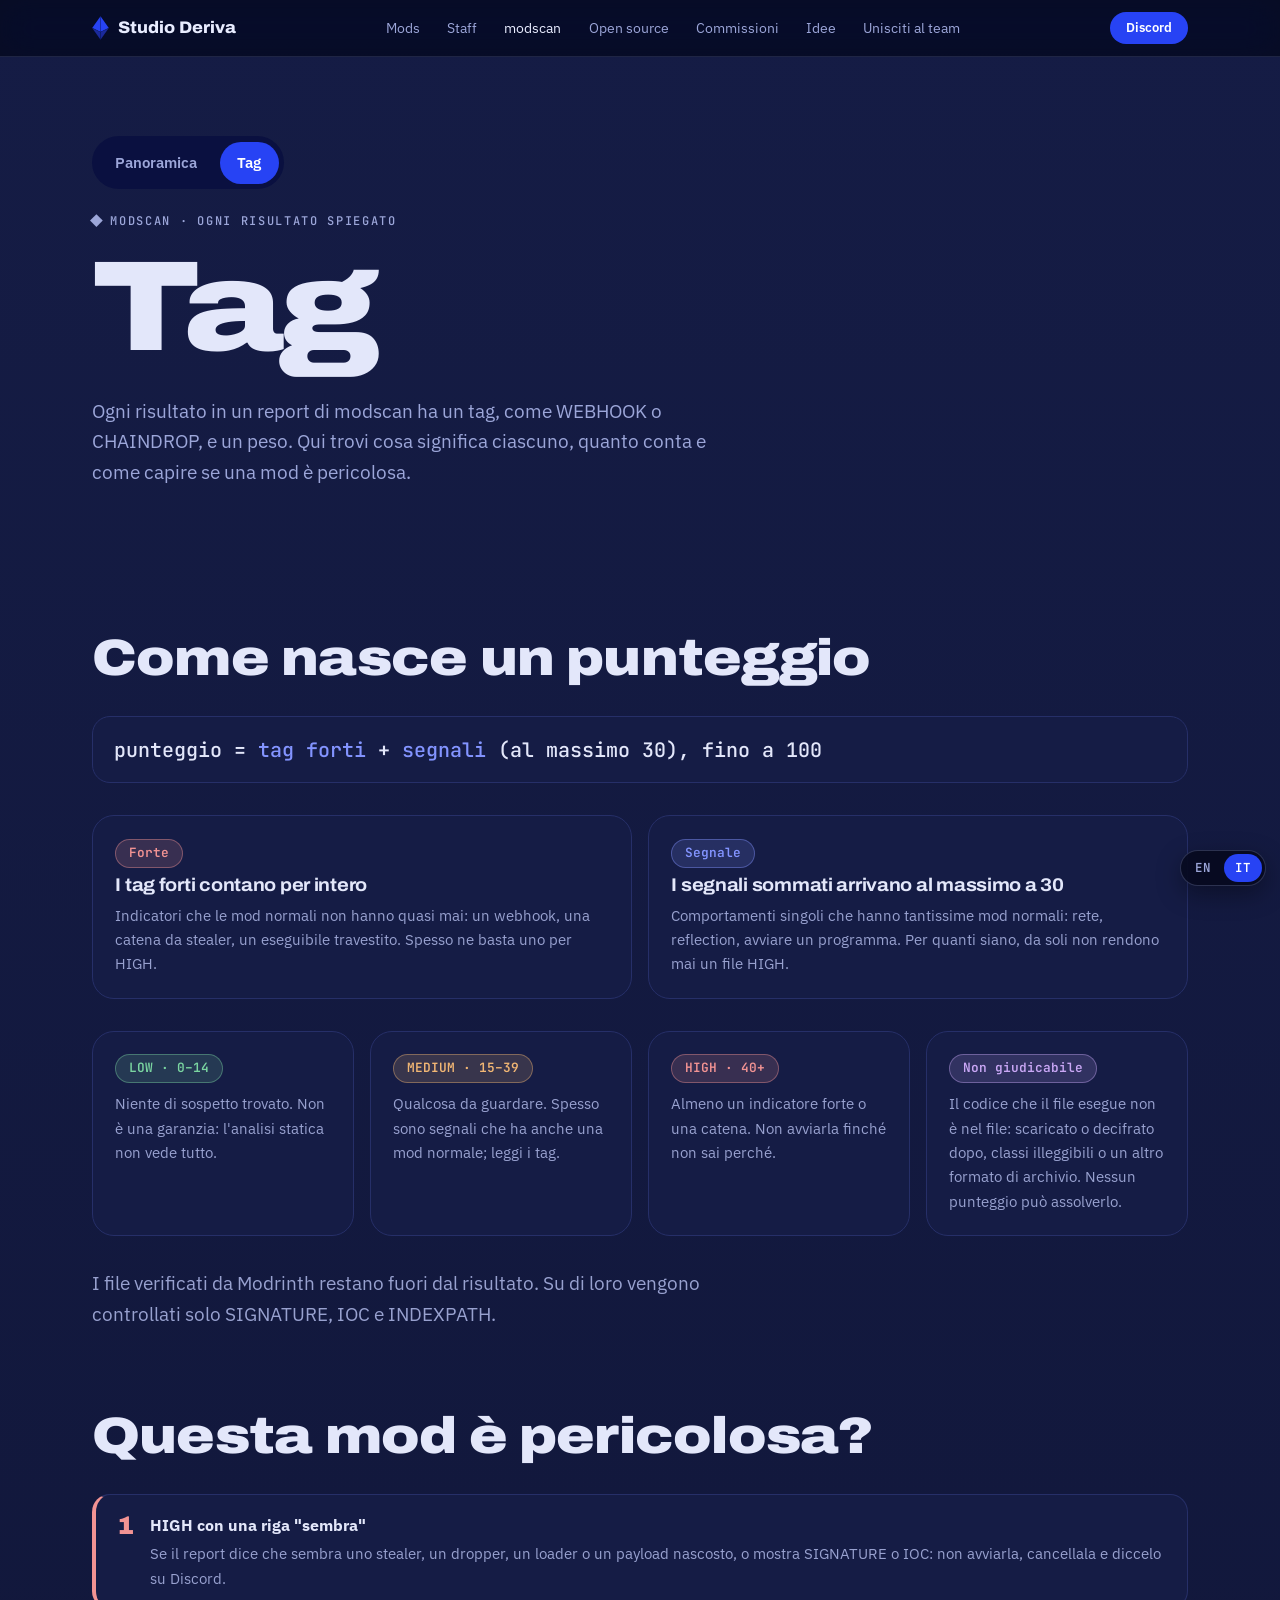
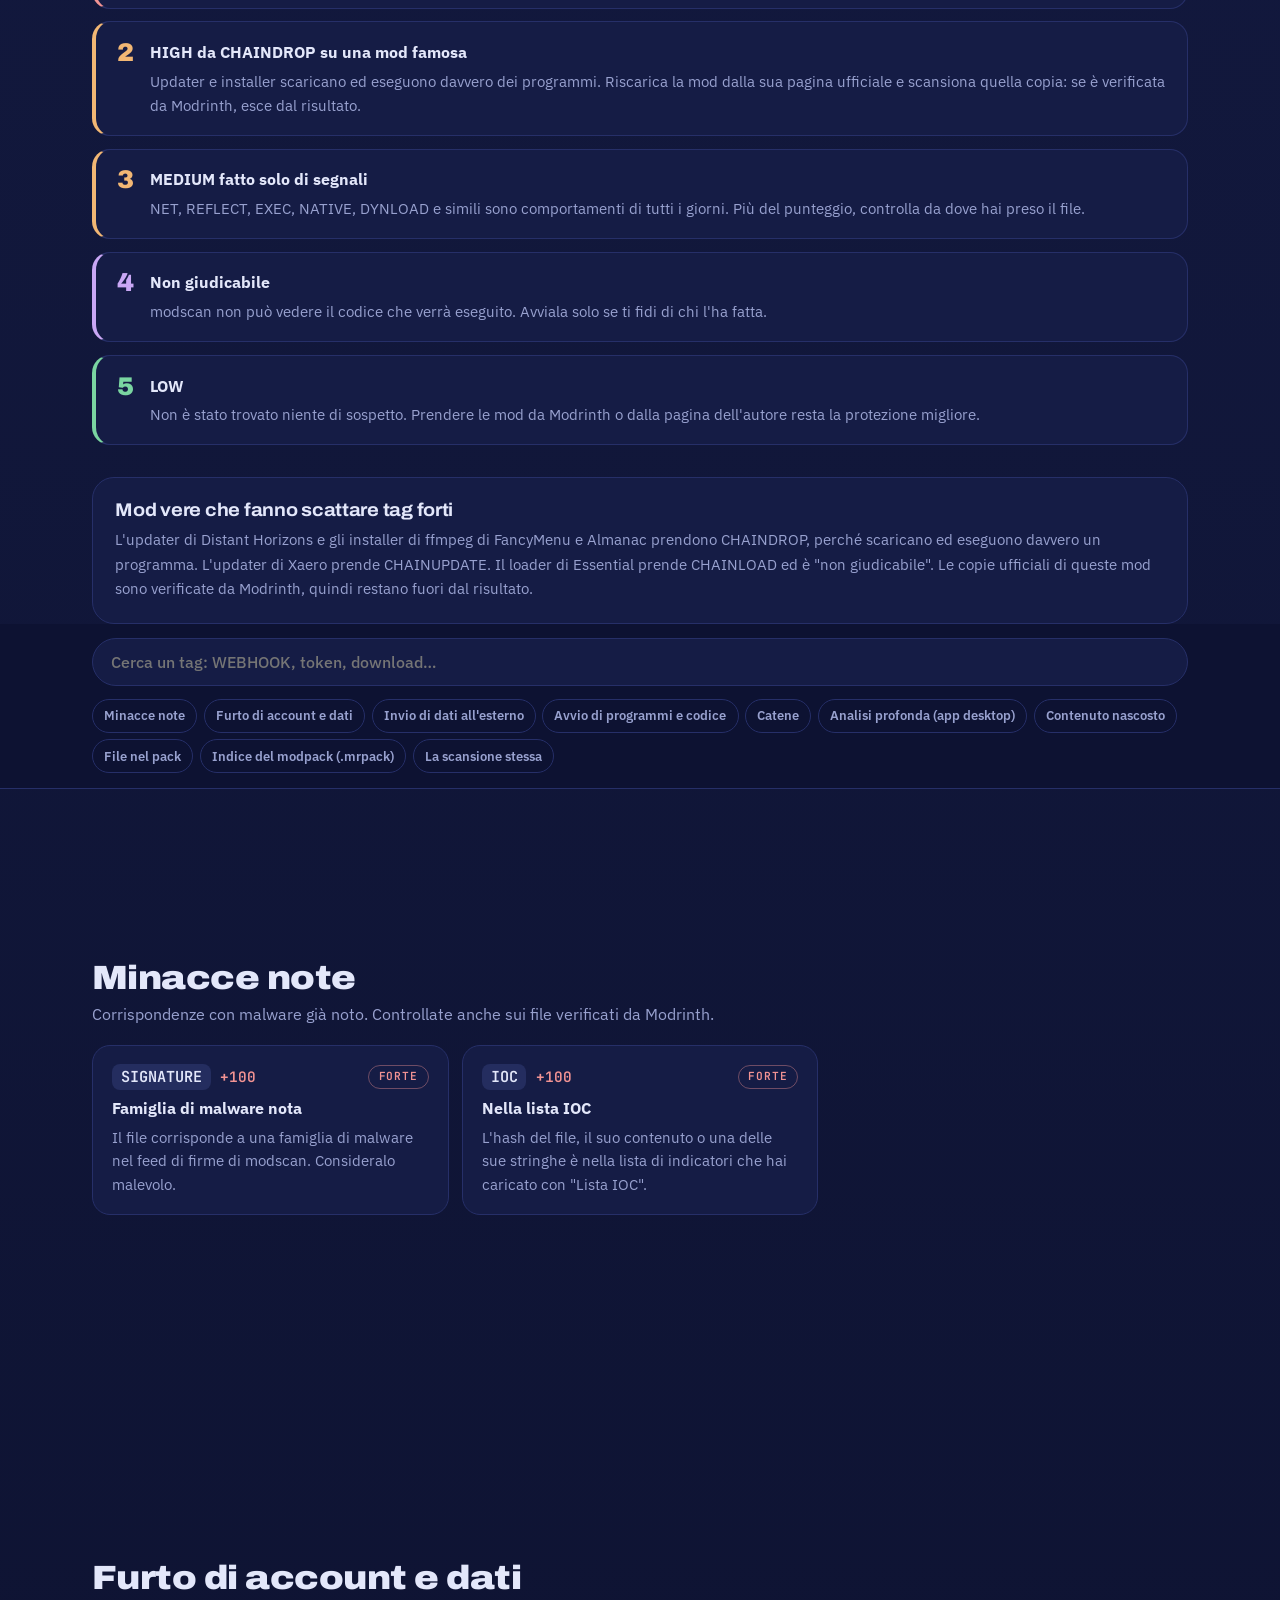
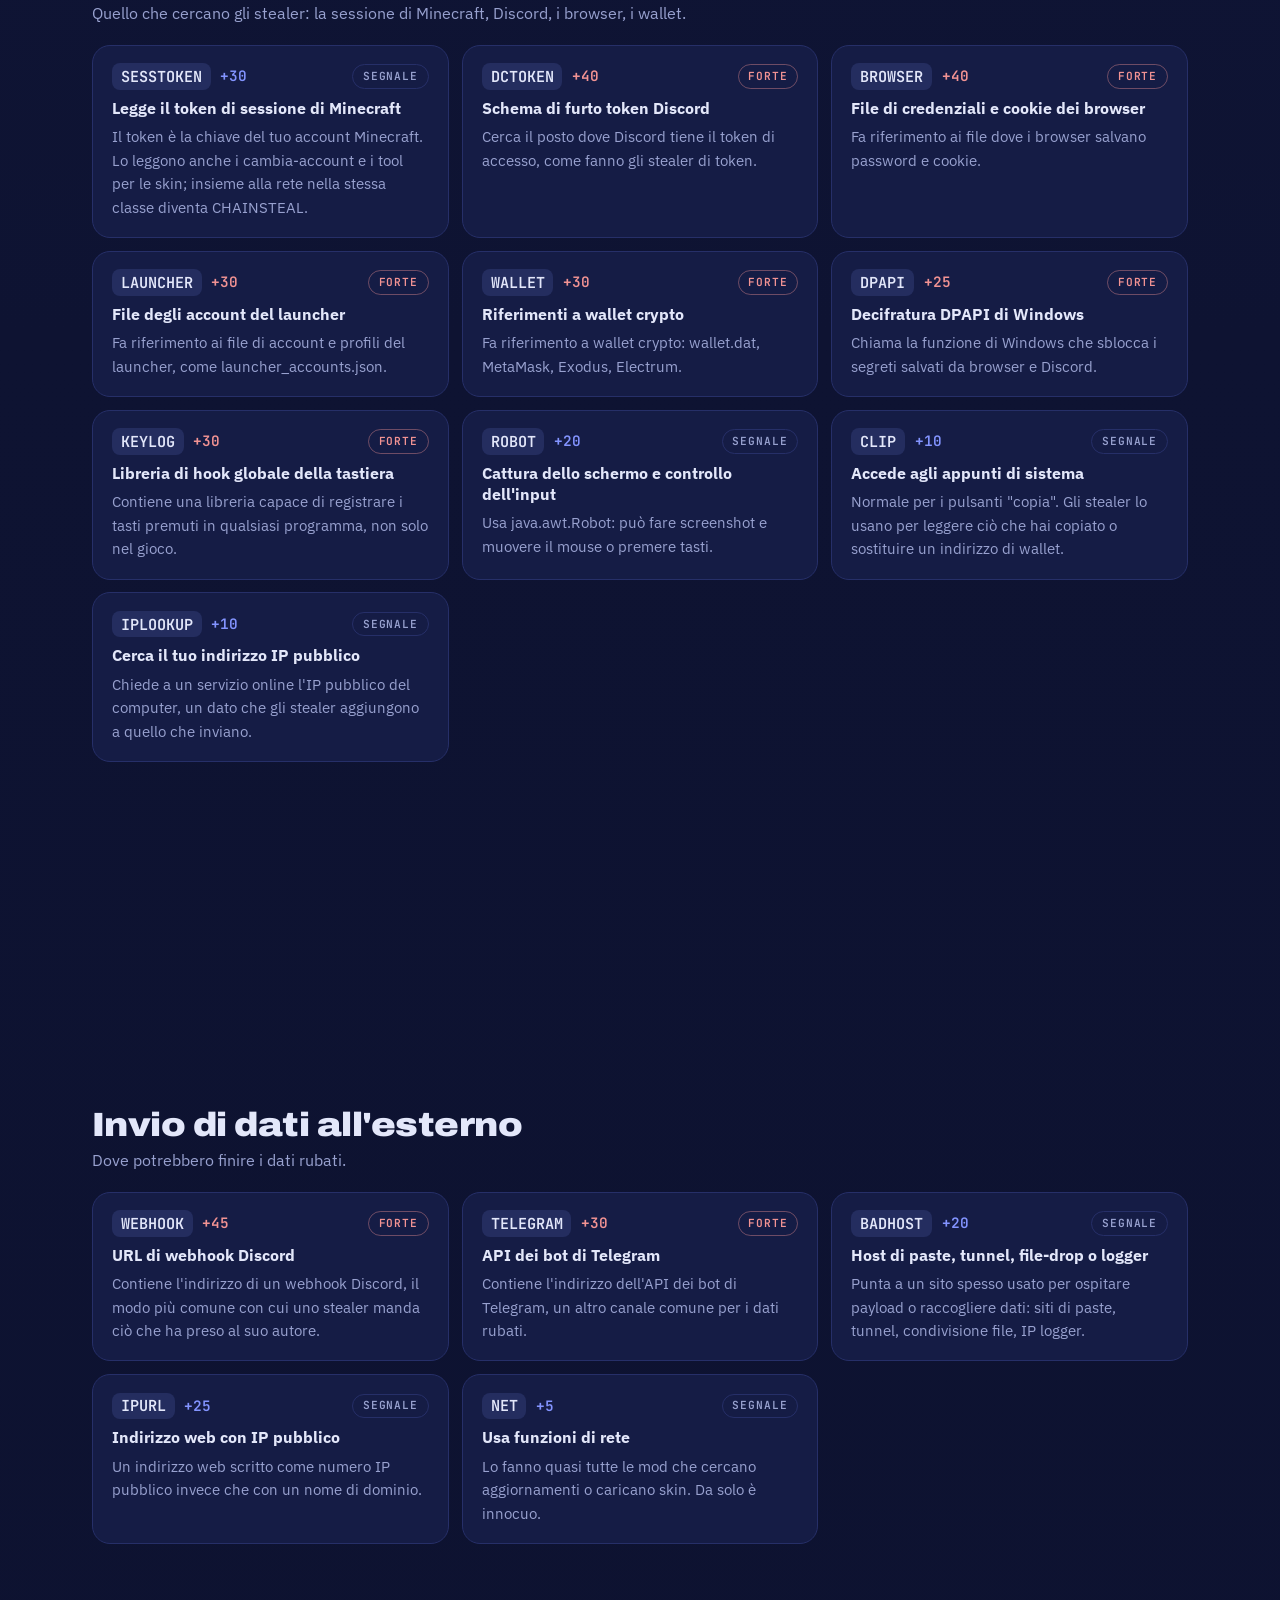
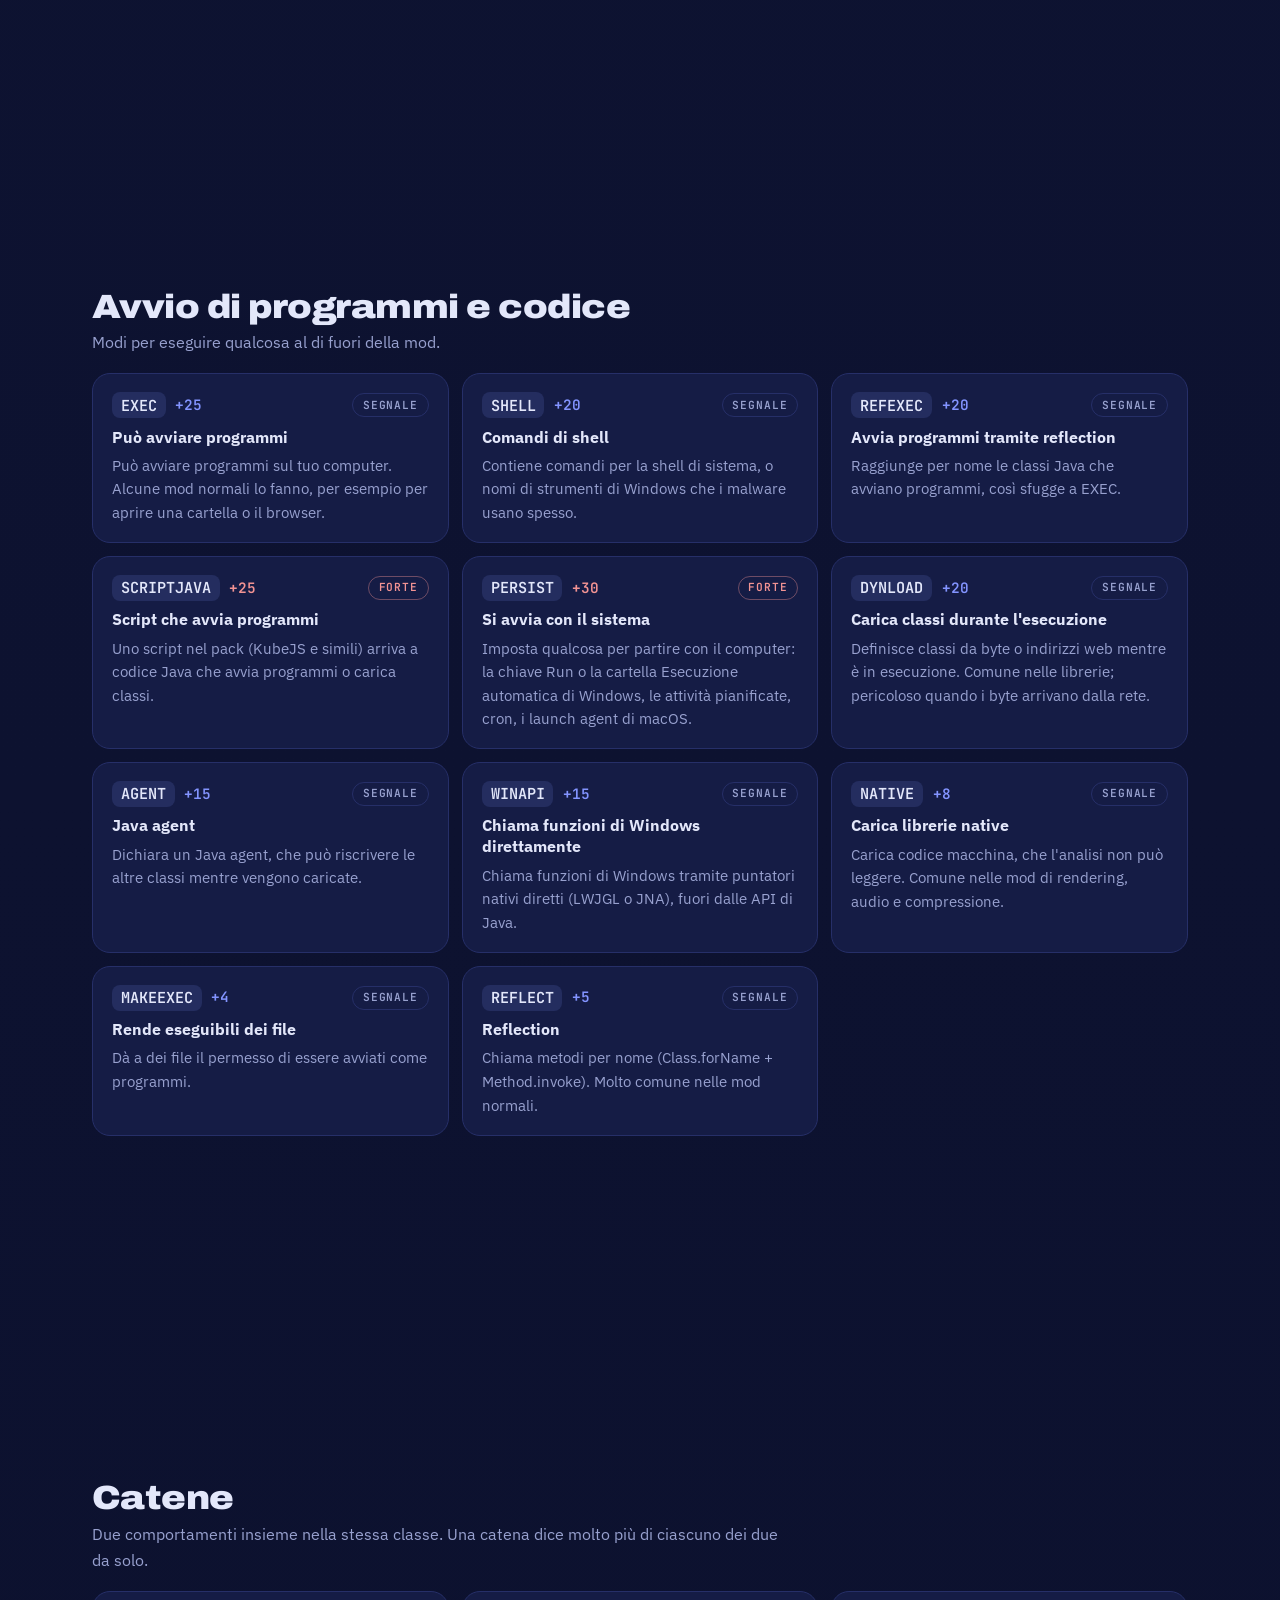
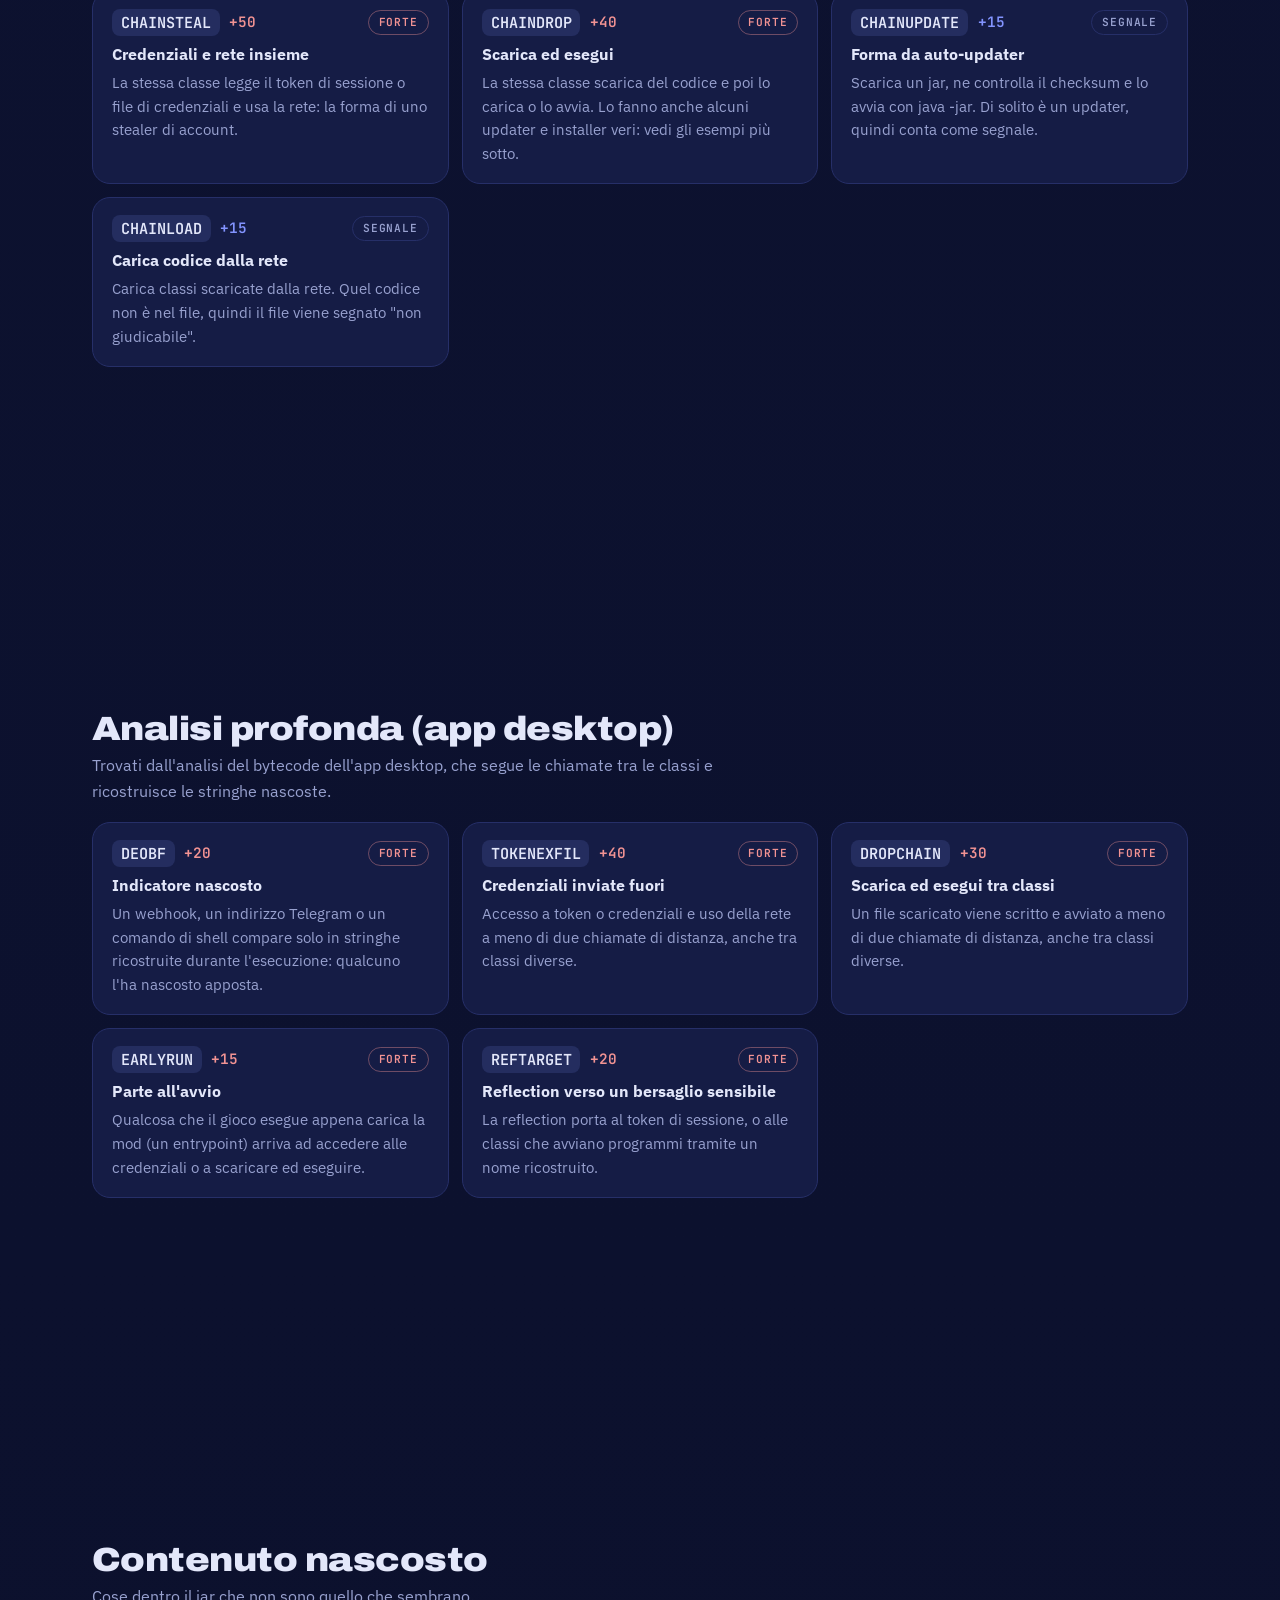
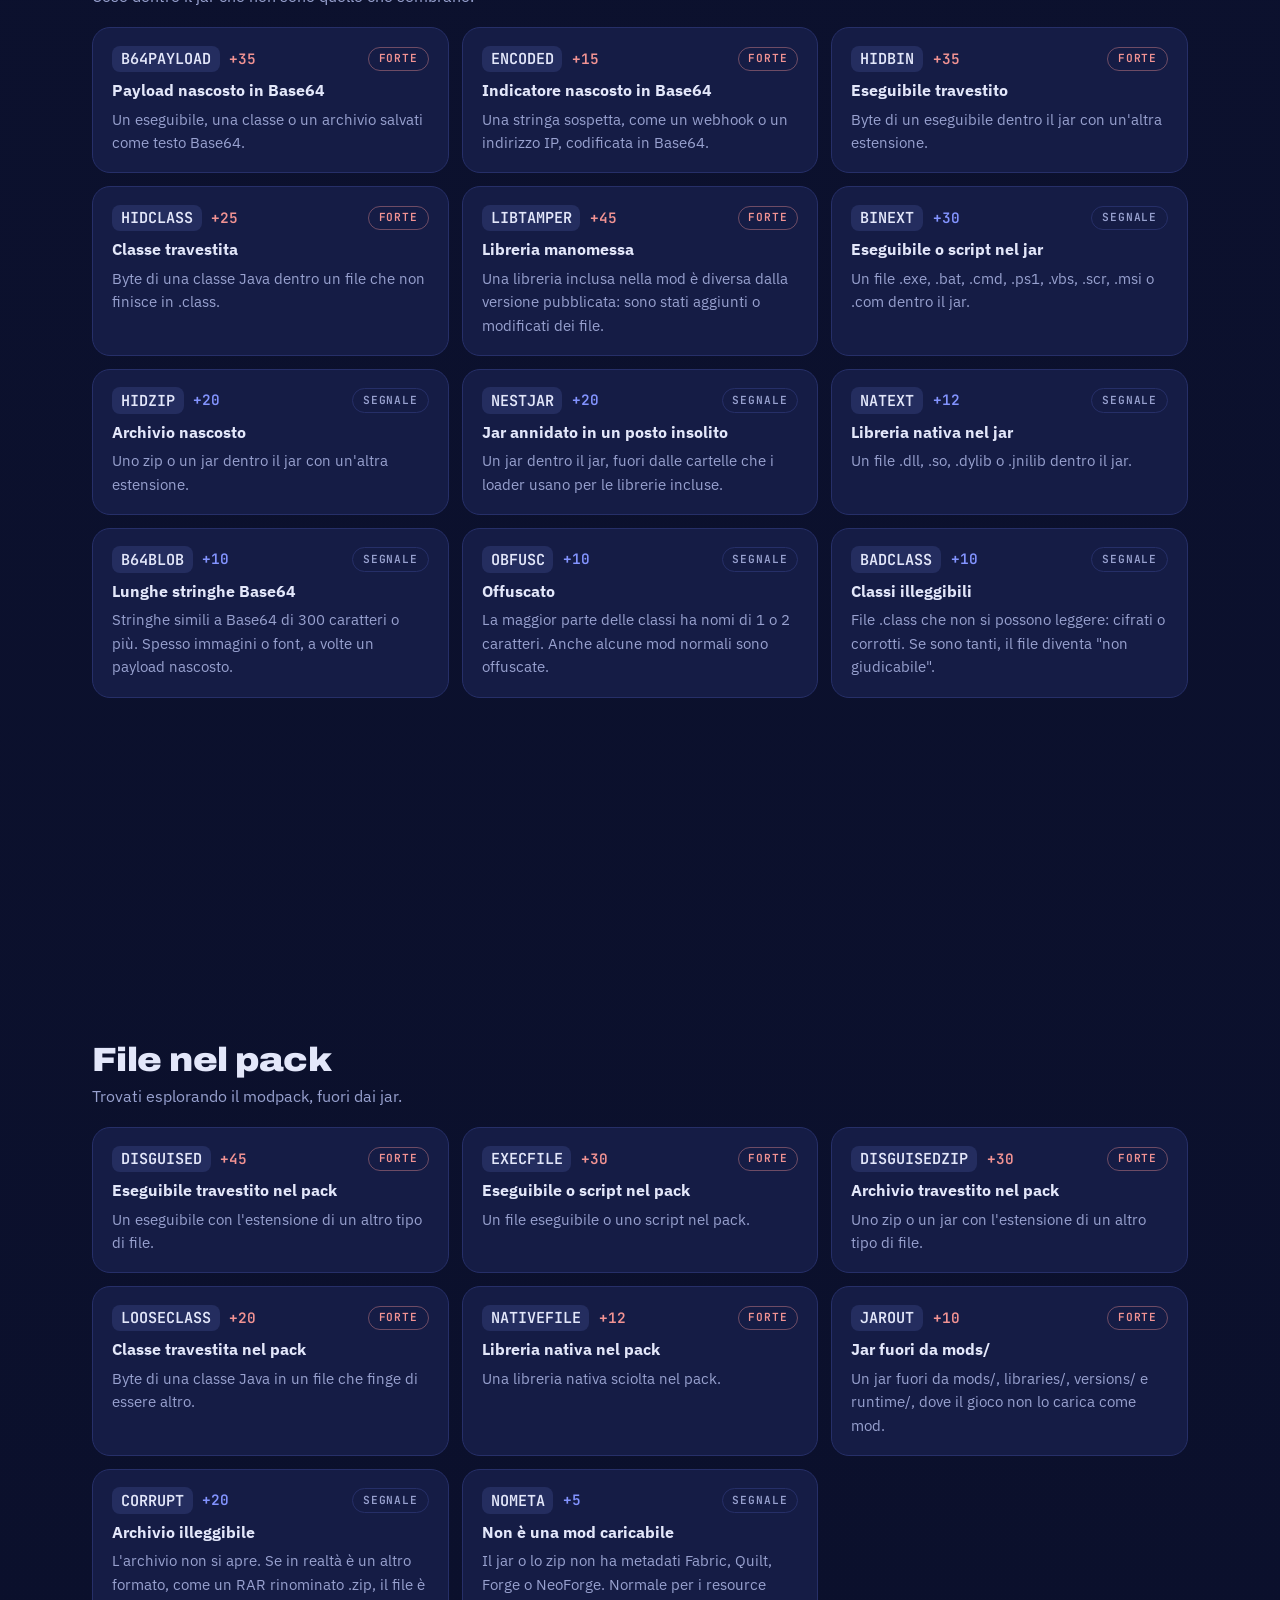
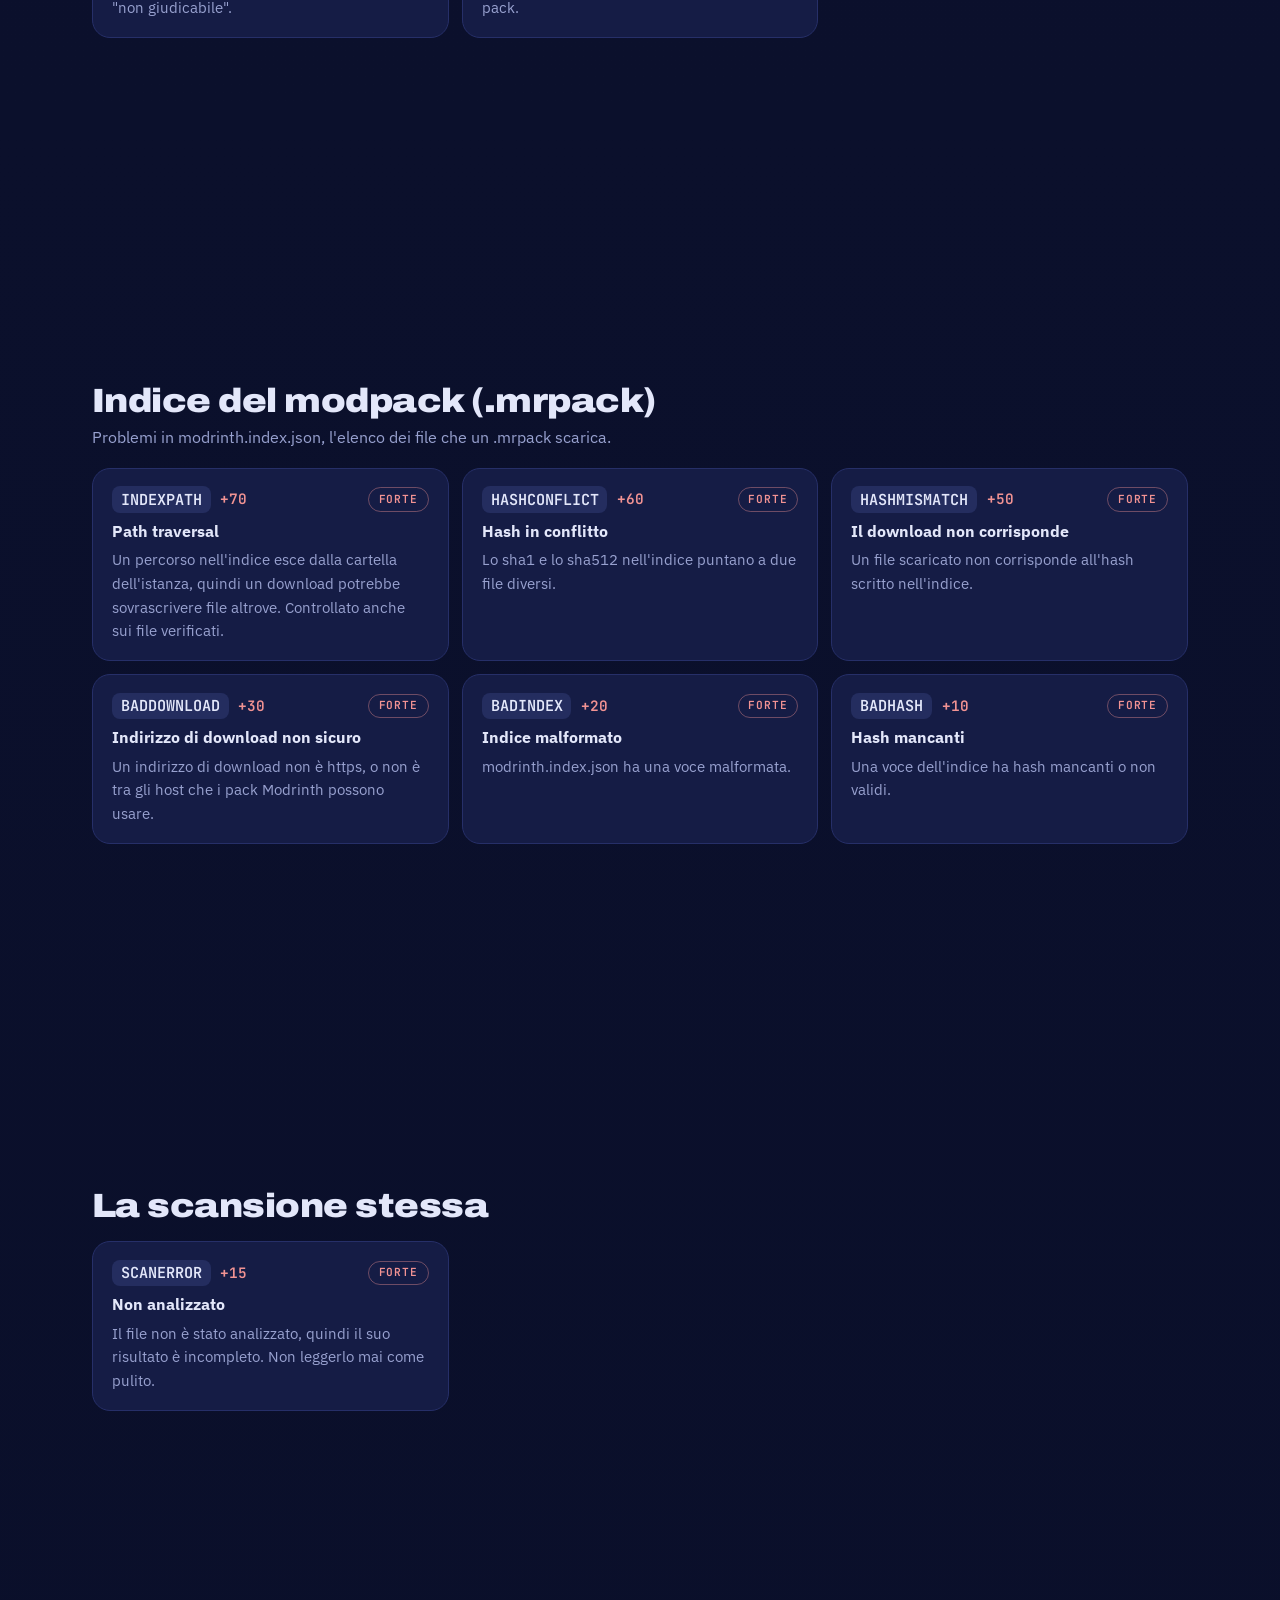
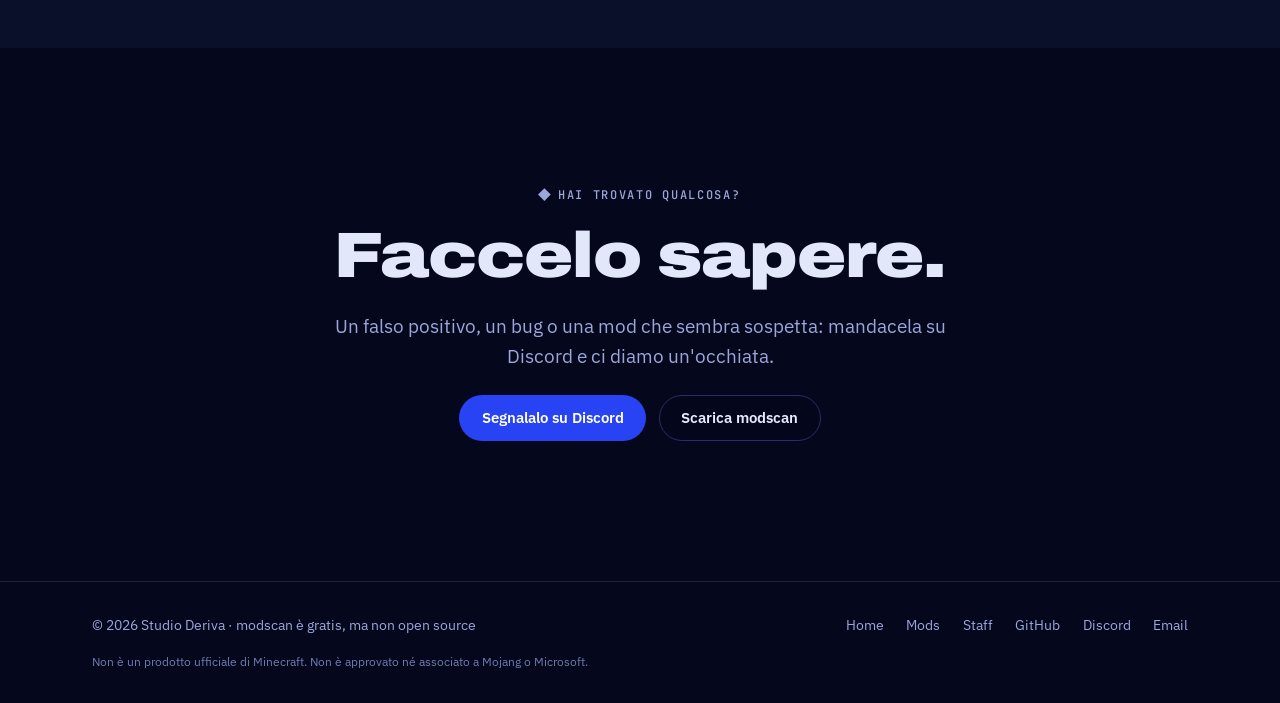
<file: it/modscan-tags.html>
<!doctype html>
<!-- Generated by tools/build-it.mjs from modscan-tags.html and assets/i18n.js. Edit those, not this file. -->
<html lang="it">
<head>
<meta charset="utf-8">
<meta name="viewport" content="width=device-width, initial-scale=1, viewport-fit=cover">
<title>Tag di modscan</title>
<meta name="claude:viewport-fit-sides" content="cover">
<meta name="description" content="Tutti i tag che modscan può dare a un file: cosa significano, quanto pesano e come capire se una mod è pericolosa.">
<meta property="og:title" content="Tag di modscan">
<meta property="og:type" content="website">
<meta property="og:url" content="https://studio-deriva.github.io/it/modscan-tags.html">
<meta property="og:description" content="Tutti i tag che modscan può dare a un file: cosa significano, quanto pesano e come capire se una mod è pericolosa.">
<meta property="og:site_name" content="Studio Deriva">
<meta property="og:locale" content="it_IT">
<meta property="og:locale:alternate" content="en_US">
<meta property="og:image" content="https://studio-deriva.github.io/assets/modscan.png">
<meta name="twitter:card" content="summary">
<meta name="theme-color" content="#05081C">
<link rel="icon" href="../assets/modscan.png" type="image/png">
<link rel="canonical" href="https://studio-deriva.github.io/it/modscan-tags.html">
<link rel="alternate" hreflang="en" href="https://studio-deriva.github.io/modscan-tags.html">
<link rel="alternate" hreflang="it" href="https://studio-deriva.github.io/it/modscan-tags.html">
<link rel="alternate" hreflang="x-default" href="https://studio-deriva.github.io/modscan-tags.html">
<link rel="preconnect" href="https://fonts.googleapis.com">
<link rel="preconnect" href="https://fonts.gstatic.com" crossorigin>
<link rel="stylesheet" href="https://fonts.googleapis.com/css2?family=Archivo:wdth,wght@62..125,400..900&family=IBM+Plex+Sans:wght@400;500;600&family=JetBrains+Mono:wght@400;500&display=swap">
<link rel="stylesheet" href="../assets/site.css?v=202610190900">
<style>
/* modscan tags: every rule id the engine can report, with its weight and kind. Weights and the strong / signal
   split are copied from the engine (Rules.java / rules.py); change them here when they change there. */
.scan {
  --bg: #0E1332; --bg-2: #151C45; --fg: #E3E7FA; --muted: #98A1CF; --line: #262F68;
  --accent: #8394FF; --low: #7AD5A1; --medium: #F2B774; --high: #F29393; --undet: #C9A7F5;
  color: var(--fg); background: linear-gradient(180deg, #151C45 0%, #0E1332 30%, #0A0F2A 100%);
}
.intro { padding-block: calc(56px + clamp(3rem, 7vw, 5rem)) clamp(2.5rem, 5vw, 4rem); }
.intro h1 { font-size: clamp(3.4rem, 10vw, 8rem); font-weight: 900; font-stretch: 120%; letter-spacing: -.035em; margin-block: 1rem 1.4rem; }
.subtabs { display: inline-flex; gap: .3rem; padding: .35rem; border-radius: 100px; background: var(--deep); margin-bottom: 1.6rem; }
.subtabs a { padding: .55rem 1.1rem; border-radius: 100px; text-decoration: none; font-weight: 600; font-size: .95rem; color: var(--mist); }
.subtabs a:hover { color: var(--frost); }
.subtabs a[aria-current="page"] { background: var(--cobalt); color: #fff; }

.block { padding-block: clamp(3rem, 7vw, 5rem) 0; }
.block .wrap { display: grid; gap: 2rem; }
.block h2 { font-size: clamp(2rem, 4.5vw, 3.2rem); font-weight: 900; font-stretch: 115%; }
.block .lede { color: var(--muted); }
.cards { display: grid; grid-template-columns: repeat(auto-fit, minmax(min(100%, 250px), 1fr)); gap: 1rem; }
.card { background: var(--bg-2); border: 1px solid var(--line); border-radius: 22px; padding: 1.4rem 1.4rem; display: grid; gap: .5rem; align-content: start; }
.card h3 { font-size: 1.15rem; font-stretch: 108%; }
.card p { color: var(--muted); font-size: .95rem; }
.lv { justify-self: start; font: 600 .8rem/1 var(--f-mono); padding: .45rem .8rem; border-radius: 100px; background: color-mix(in srgb, var(--c) 16%, transparent); color: var(--c); border: 1px solid color-mix(in srgb, var(--c) 40%, transparent); }
.formula { font: 500 clamp(1rem, 2vw, 1.25rem)/1.5 var(--f-mono); background: var(--bg-2); border: 1px solid var(--line); border-radius: 18px; padding: 1.1rem 1.3rem; overflow-wrap: anywhere; }
.formula b { color: var(--accent); font-weight: 500; }
.steps { list-style: none; margin: 0; padding: 0; display: grid; gap: .8rem; counter-reset: s; }
.steps li { counter-increment: s; display: grid; grid-template-columns: auto 1fr; gap: .2rem 1rem; background: var(--bg-2); border: 1px solid var(--line); border-left: 4px solid var(--c, var(--accent)); border-radius: 18px; padding: 1.1rem 1.3rem; }
.steps li::before { content: counter(s); grid-row: span 2; font: 900 1.6rem/1 var(--f-display); color: var(--c, var(--accent)); }
.steps b { font-weight: 700; }
.steps span { color: var(--muted); font-size: .95rem; }

.finder { position: sticky; top: 56px; z-index: 5; padding-block: .9rem; background: color-mix(in srgb, #0E1332 92%, transparent); backdrop-filter: blur(8px); border-bottom: 1px solid var(--line); }
.finder .wrap { display: flex; flex-wrap: wrap; gap: .8rem; align-items: center; }
.finder input { flex: 1 1 240px; min-width: 0; font: 500 1rem/1 var(--f-body); color: var(--fg); background: var(--bg-2); border: 1px solid var(--line); border-radius: 100px; padding: .8rem 1.1rem; }
.finder input:focus { outline: 2px solid var(--accent); outline-offset: 1px; }
.toc { display: flex; flex-wrap: wrap; gap: .4rem; }
.toc a { font-size: .82rem; font-weight: 600; text-decoration: none; color: var(--muted); padding: .35rem .7rem; border-radius: 100px; border: 1px solid var(--line); }
.toc a:hover { color: var(--fg); border-color: var(--accent); }
@media (max-width: 760px) {
  .finder { position: static; }
  .toc { flex-wrap: nowrap; overflow-x: auto; scrollbar-width: none; margin-inline: -16px; padding-inline: 16px; }
  .toc a { white-space: nowrap; }
  .group, .tag { scroll-margin-top: 72px; }
}

.groups { padding-block: 2rem clamp(4rem, 8vw, 6rem); }
.groups .wrap { display: grid; gap: clamp(2.5rem, 6vw, 4rem); }
.group { display: grid; gap: 1.1rem; scroll-margin-top: 140px; }
.group-head { display: grid; gap: .4rem; }
.group-head h3 { font-size: clamp(1.5rem, 3vw, 2.1rem); font-weight: 900; font-stretch: 112%; }
.group-head p { color: var(--muted); max-width: 70ch; }
.tags { display: grid; grid-template-columns: repeat(auto-fill, minmax(min(100%, 320px), 1fr)); gap: .8rem; }
.tag { background: var(--bg-2); border: 1px solid var(--line); border-radius: 18px; padding: 1.1rem 1.2rem; display: grid; gap: .45rem; align-content: start; scroll-margin-top: 140px; }
.tag:target { border-color: var(--accent); box-shadow: 0 0 0 3px color-mix(in srgb, var(--accent) 30%, transparent); }
.tag-head { display: flex; align-items: center; gap: .6rem; flex-wrap: wrap; }
.tag code { font: 600 .95rem/1 var(--f-mono); color: var(--fg); background: rgba(131, 148, 255, .14); padding: .35rem .55rem; border-radius: 8px; }
.tag .w { font: 600 .9rem/1 var(--f-mono); color: var(--accent); }
.tag.strong .w { color: var(--high); }
.tag .kind { margin-left: auto; font: 600 .7rem/1 var(--f-mono); letter-spacing: .08em; text-transform: uppercase; padding: .35rem .6rem; border-radius: 100px; color: var(--muted); border: 1px solid var(--line); }
.tag.strong .kind { color: var(--high); border-color: color-mix(in srgb, var(--high) 40%, transparent); }
.tag h4 { margin: 0; font: 700 1.02rem/1.3 var(--f-body); }
.tag p { color: var(--muted); font-size: .92rem; }
.none { color: var(--muted); }
[hidden] { display: none !important; }

.next { background: var(--ink); text-align: center; }
.next .wrap { display: grid; gap: 1.4rem; justify-items: center; }
.next h2 { font-weight: 900; font-stretch: 118%; }
.actions { display: flex; flex-wrap: wrap; gap: .8rem; }
</style>
</head>
<body>

<header class="site-header always">
  <div class="wrap nav">
    <a class="brand" href="index.html"><img src="../assets/logo.svg" alt="" width="17" height="25">Studio Deriva</a>
    <ul class="nav-links">
      <li><a href="mods.html">Mods</a></li>
      <li><a href="staff.html">Staff</a></li>
      <li><a href="modscan.html" aria-current="page">modscan</a></li>
      <li><a href="index.html#open-source">Open source</a></li>
      <li><a href="index.html#commissions">Commissioni</a></li>
      <li><a href="index.html#ideas">Idee</a></li>
      <li><a href="index.html#team">Unisciti al team</a></li>
    </ul>
    <a class="btn btn-primary" href="https://discord.gg/pQPWr7vfHu" target="_blank" rel="noopener">Discord</a>
  </div>
</header>

<main class="scan">
  <div class="intro">
    <div class="wrap">
      <nav class="subtabs" aria-label="Sezioni di modscan">
        <a href="modscan.html">Panoramica</a>
        <a href="modscan-tags.html" aria-current="page">Tag</a>
      </nav>
      <p class="eyebrow">modscan · ogni risultato spiegato</p>
      <h1>Tag</h1>
      <p class="lede">Ogni risultato in un report di modscan ha un tag, come WEBHOOK o CHAINDROP, e un peso. Qui trovi cosa significa ciascuno, quanto conta e come capire se una mod è pericolosa.</p>
    </div>
  </div>

  <section class="block" id="score">
    <div class="wrap">
      <h2>Come nasce un punteggio</h2>
      <p class="formula">punteggio = <b>tag forti</b> + <b>segnali</b> (al massimo 30), fino a 100</p>
      <div class="cards">
        <div class="card"><span class="lv" style="--c: var(--high)">Forte</span><h3>I tag forti contano per intero</h3><p>Indicatori che le mod normali non hanno quasi mai: un webhook, una catena da stealer, un eseguibile travestito. Spesso ne basta uno per HIGH.</p></div>
        <div class="card"><span class="lv" style="--c: var(--accent)">Segnale</span><h3>I segnali sommati arrivano al massimo a 30</h3><p>Comportamenti singoli che hanno tantissime mod normali: rete, reflection, avviare un programma. Per quanti siano, da soli non rendono mai un file HIGH.</p></div>
      </div>
      <div class="cards">
        <div class="card"><span class="lv" style="--c: var(--low)">LOW · 0–14</span><p>Niente di sospetto trovato. Non è una garanzia: l'analisi statica non vede tutto.</p></div>
        <div class="card"><span class="lv" style="--c: var(--medium)">MEDIUM · 15–39</span><p>Qualcosa da guardare. Spesso sono segnali che ha anche una mod normale; leggi i tag.</p></div>
        <div class="card"><span class="lv" style="--c: var(--high)">HIGH · 40+</span><p>Almeno un indicatore forte o una catena. Non avviarla finché non sai perché.</p></div>
        <div class="card"><span class="lv" style="--c: var(--undet)">Non giudicabile</span><p>Il codice che il file esegue non è nel file: scaricato o decifrato dopo, classi illeggibili o un altro formato di archivio. Nessun punteggio può assolverlo.</p></div>
      </div>
      <p class="lede">I file verificati da Modrinth restano fuori dal risultato. Su di loro vengono controllati solo SIGNATURE, IOC e INDEXPATH.</p>
    </div>
  </section>

  <section class="block" id="dangerous">
    <div class="wrap">
      <h2>Questa mod è pericolosa?</h2>
      <ol class="steps">
        <li style="--c: var(--high)"><b>HIGH con una riga "sembra"</b><span>Se il report dice che sembra uno stealer, un dropper, un loader o un payload nascosto, o mostra SIGNATURE o IOC: non avviarla, cancellala e diccelo su Discord.</span></li>
        <li style="--c: var(--medium)"><b>HIGH da CHAINDROP su una mod famosa</b><span>Updater e installer scaricano ed eseguono davvero dei programmi. Riscarica la mod dalla sua pagina ufficiale e scansiona quella copia: se è verificata da Modrinth, esce dal risultato.</span></li>
        <li style="--c: var(--medium)"><b>MEDIUM fatto solo di segnali</b><span>NET, REFLECT, EXEC, NATIVE, DYNLOAD e simili sono comportamenti di tutti i giorni. Più del punteggio, controlla da dove hai preso il file.</span></li>
        <li style="--c: var(--undet)"><b>Non giudicabile</b><span>modscan non può vedere il codice che verrà eseguito. Avviala solo se ti fidi di chi l'ha fatta.</span></li>
        <li style="--c: var(--low)"><b>LOW</b><span>Non è stato trovato niente di sospetto. Prendere le mod da Modrinth o dalla pagina dell'autore resta la protezione migliore.</span></li>
      </ol>
      <div class="card">
        <h3>Mod vere che fanno scattare tag forti</h3>
        <p>L'updater di Distant Horizons e gli installer di ffmpeg di FancyMenu e Almanac prendono CHAINDROP, perché scaricano ed eseguono davvero un programma. L'updater di Xaero prende CHAINUPDATE. Il loader di Essential prende CHAINLOAD ed è "non giudicabile". Le copie ufficiali di queste mod sono verificate da Modrinth, quindi restano fuori dal risultato.</p>
      </div>
    </div>
  </section>

  <div class="finder" id="all">
    <div class="wrap">
      <input type="search" id="tag-filter" placeholder="Cerca un tag: WEBHOOK, token, download…" aria-label="Cerca un tag" autocomplete="off">
      <nav class="toc" aria-label="Gruppi di tag">
        <a href="#g-threats">Minacce note</a>
        <a href="#g-steal">Furto di account e dati</a>
        <a href="#g-send">Invio di dati all'esterno</a>
        <a href="#g-run">Avvio di programmi e codice</a>
        <a href="#g-chains">Catene</a>
        <a href="#g-deep">Analisi profonda (app desktop)</a>
        <a href="#g-hidden">Contenuto nascosto</a>
        <a href="#g-pack">File nel pack</a>
        <a href="#g-index">Indice del modpack (.mrpack)</a>
        <a href="#g-scanner">La scansione stessa</a>
      </nav>
    </div>
  </div>

  <div class="groups">
    <div class="wrap">
      <section class="group" id="g-threats">
        <div class="group-head"><h3>Minacce note</h3><p>Corrispondenze con malware già noto. Controllate anche sui file verificati da Modrinth.</p></div>
        <div class="tags">
          <div class="tag strong" id="SIGNATURE">
            <div class="tag-head"><code>SIGNATURE</code><b class="w">+100</b><span class="kind">Forte</span></div>
            <h4>Famiglia di malware nota</h4>
            <p>Il file corrisponde a una famiglia di malware nel feed di firme di modscan. Consideralo malevolo.</p>
          </div>
          <div class="tag strong" id="IOC">
            <div class="tag-head"><code>IOC</code><b class="w">+100</b><span class="kind">Forte</span></div>
            <h4>Nella lista IOC</h4>
            <p>L'hash del file, il suo contenuto o una delle sue stringhe è nella lista di indicatori che hai caricato con "Lista IOC".</p>
          </div>
        </div>
      </section>
      <section class="group" id="g-steal">
        <div class="group-head"><h3>Furto di account e dati</h3><p>Quello che cercano gli stealer: la sessione di Minecraft, Discord, i browser, i wallet.</p></div>
        <div class="tags">
          <div class="tag signal" id="SESSTOKEN">
            <div class="tag-head"><code>SESSTOKEN</code><b class="w">+30</b><span class="kind">Segnale</span></div>
            <h4>Legge il token di sessione di Minecraft</h4>
            <p>Il token è la chiave del tuo account Minecraft. Lo leggono anche i cambia-account e i tool per le skin; insieme alla rete nella stessa classe diventa CHAINSTEAL.</p>
          </div>
          <div class="tag strong" id="DCTOKEN">
            <div class="tag-head"><code>DCTOKEN</code><b class="w">+40</b><span class="kind">Forte</span></div>
            <h4>Schema di furto token Discord</h4>
            <p>Cerca il posto dove Discord tiene il token di accesso, come fanno gli stealer di token.</p>
          </div>
          <div class="tag strong" id="BROWSER">
            <div class="tag-head"><code>BROWSER</code><b class="w">+40</b><span class="kind">Forte</span></div>
            <h4>File di credenziali e cookie dei browser</h4>
            <p>Fa riferimento ai file dove i browser salvano password e cookie.</p>
          </div>
          <div class="tag strong" id="LAUNCHER">
            <div class="tag-head"><code>LAUNCHER</code><b class="w">+30</b><span class="kind">Forte</span></div>
            <h4>File degli account del launcher</h4>
            <p>Fa riferimento ai file di account e profili del launcher, come launcher_accounts.json.</p>
          </div>
          <div class="tag strong" id="WALLET">
            <div class="tag-head"><code>WALLET</code><b class="w">+30</b><span class="kind">Forte</span></div>
            <h4>Riferimenti a wallet crypto</h4>
            <p>Fa riferimento a wallet crypto: wallet.dat, MetaMask, Exodus, Electrum.</p>
          </div>
          <div class="tag strong" id="DPAPI">
            <div class="tag-head"><code>DPAPI</code><b class="w">+25</b><span class="kind">Forte</span></div>
            <h4>Decifratura DPAPI di Windows</h4>
            <p>Chiama la funzione di Windows che sblocca i segreti salvati da browser e Discord.</p>
          </div>
          <div class="tag strong" id="KEYLOG">
            <div class="tag-head"><code>KEYLOG</code><b class="w">+30</b><span class="kind">Forte</span></div>
            <h4>Libreria di hook globale della tastiera</h4>
            <p>Contiene una libreria capace di registrare i tasti premuti in qualsiasi programma, non solo nel gioco.</p>
          </div>
          <div class="tag signal" id="ROBOT">
            <div class="tag-head"><code>ROBOT</code><b class="w">+20</b><span class="kind">Segnale</span></div>
            <h4>Cattura dello schermo e controllo dell'input</h4>
            <p>Usa java.awt.Robot: può fare screenshot e muovere il mouse o premere tasti.</p>
          </div>
          <div class="tag signal" id="CLIP">
            <div class="tag-head"><code>CLIP</code><b class="w">+10</b><span class="kind">Segnale</span></div>
            <h4>Accede agli appunti di sistema</h4>
            <p>Normale per i pulsanti "copia". Gli stealer lo usano per leggere ciò che hai copiato o sostituire un indirizzo di wallet.</p>
          </div>
          <div class="tag signal" id="IPLOOKUP">
            <div class="tag-head"><code>IPLOOKUP</code><b class="w">+10</b><span class="kind">Segnale</span></div>
            <h4>Cerca il tuo indirizzo IP pubblico</h4>
            <p>Chiede a un servizio online l'IP pubblico del computer, un dato che gli stealer aggiungono a quello che inviano.</p>
          </div>
        </div>
      </section>
      <section class="group" id="g-send">
        <div class="group-head"><h3>Invio di dati all'esterno</h3><p>Dove potrebbero finire i dati rubati.</p></div>
        <div class="tags">
          <div class="tag strong" id="WEBHOOK">
            <div class="tag-head"><code>WEBHOOK</code><b class="w">+45</b><span class="kind">Forte</span></div>
            <h4>URL di webhook Discord</h4>
            <p>Contiene l'indirizzo di un webhook Discord, il modo più comune con cui uno stealer manda ciò che ha preso al suo autore.</p>
          </div>
          <div class="tag strong" id="TELEGRAM">
            <div class="tag-head"><code>TELEGRAM</code><b class="w">+30</b><span class="kind">Forte</span></div>
            <h4>API dei bot di Telegram</h4>
            <p>Contiene l'indirizzo dell'API dei bot di Telegram, un altro canale comune per i dati rubati.</p>
          </div>
          <div class="tag signal" id="BADHOST">
            <div class="tag-head"><code>BADHOST</code><b class="w">+20</b><span class="kind">Segnale</span></div>
            <h4>Host di paste, tunnel, file-drop o logger</h4>
            <p>Punta a un sito spesso usato per ospitare payload o raccogliere dati: siti di paste, tunnel, condivisione file, IP logger.</p>
          </div>
          <div class="tag signal" id="IPURL">
            <div class="tag-head"><code>IPURL</code><b class="w">+25</b><span class="kind">Segnale</span></div>
            <h4>Indirizzo web con IP pubblico</h4>
            <p>Un indirizzo web scritto come numero IP pubblico invece che con un nome di dominio.</p>
          </div>
          <div class="tag signal" id="NET">
            <div class="tag-head"><code>NET</code><b class="w">+5</b><span class="kind">Segnale</span></div>
            <h4>Usa funzioni di rete</h4>
            <p>Lo fanno quasi tutte le mod che cercano aggiornamenti o caricano skin. Da solo è innocuo.</p>
          </div>
        </div>
      </section>
      <section class="group" id="g-run">
        <div class="group-head"><h3>Avvio di programmi e codice</h3><p>Modi per eseguire qualcosa al di fuori della mod.</p></div>
        <div class="tags">
          <div class="tag signal" id="EXEC">
            <div class="tag-head"><code>EXEC</code><b class="w">+25</b><span class="kind">Segnale</span></div>
            <h4>Può avviare programmi</h4>
            <p>Può avviare programmi sul tuo computer. Alcune mod normali lo fanno, per esempio per aprire una cartella o il browser.</p>
          </div>
          <div class="tag signal" id="SHELL">
            <div class="tag-head"><code>SHELL</code><b class="w">+20</b><span class="kind">Segnale</span></div>
            <h4>Comandi di shell</h4>
            <p>Contiene comandi per la shell di sistema, o nomi di strumenti di Windows che i malware usano spesso.</p>
          </div>
          <div class="tag signal" id="REFEXEC">
            <div class="tag-head"><code>REFEXEC</code><b class="w">+20</b><span class="kind">Segnale</span></div>
            <h4>Avvia programmi tramite reflection</h4>
            <p>Raggiunge per nome le classi Java che avviano programmi, così sfugge a EXEC.</p>
          </div>
          <div class="tag strong" id="SCRIPTJAVA">
            <div class="tag-head"><code>SCRIPTJAVA</code><b class="w">+25</b><span class="kind">Forte</span></div>
            <h4>Script che avvia programmi</h4>
            <p>Uno script nel pack (KubeJS e simili) arriva a codice Java che avvia programmi o carica classi.</p>
          </div>
          <div class="tag strong" id="PERSIST">
            <div class="tag-head"><code>PERSIST</code><b class="w">+30</b><span class="kind">Forte</span></div>
            <h4>Si avvia con il sistema</h4>
            <p>Imposta qualcosa per partire con il computer: la chiave Run o la cartella Esecuzione automatica di Windows, le attività pianificate, cron, i launch agent di macOS.</p>
          </div>
          <div class="tag signal" id="DYNLOAD">
            <div class="tag-head"><code>DYNLOAD</code><b class="w">+20</b><span class="kind">Segnale</span></div>
            <h4>Carica classi durante l'esecuzione</h4>
            <p>Definisce classi da byte o indirizzi web mentre è in esecuzione. Comune nelle librerie; pericoloso quando i byte arrivano dalla rete.</p>
          </div>
          <div class="tag signal" id="AGENT">
            <div class="tag-head"><code>AGENT</code><b class="w">+15</b><span class="kind">Segnale</span></div>
            <h4>Java agent</h4>
            <p>Dichiara un Java agent, che può riscrivere le altre classi mentre vengono caricate.</p>
          </div>
          <div class="tag signal" id="WINAPI">
            <div class="tag-head"><code>WINAPI</code><b class="w">+15</b><span class="kind">Segnale</span></div>
            <h4>Chiama funzioni di Windows direttamente</h4>
            <p>Chiama funzioni di Windows tramite puntatori nativi diretti (LWJGL o JNA), fuori dalle API di Java.</p>
          </div>
          <div class="tag signal" id="NATIVE">
            <div class="tag-head"><code>NATIVE</code><b class="w">+8</b><span class="kind">Segnale</span></div>
            <h4>Carica librerie native</h4>
            <p>Carica codice macchina, che l'analisi non può leggere. Comune nelle mod di rendering, audio e compressione.</p>
          </div>
          <div class="tag signal" id="MAKEEXEC">
            <div class="tag-head"><code>MAKEEXEC</code><b class="w">+4</b><span class="kind">Segnale</span></div>
            <h4>Rende eseguibili dei file</h4>
            <p>Dà a dei file il permesso di essere avviati come programmi.</p>
          </div>
          <div class="tag signal" id="REFLECT">
            <div class="tag-head"><code>REFLECT</code><b class="w">+5</b><span class="kind">Segnale</span></div>
            <h4>Reflection</h4>
            <p>Chiama metodi per nome (Class.forName + Method.invoke). Molto comune nelle mod normali.</p>
          </div>
        </div>
      </section>
      <section class="group" id="g-chains">
        <div class="group-head"><h3>Catene</h3><p>Due comportamenti insieme nella stessa classe. Una catena dice molto più di ciascuno dei due da solo.</p></div>
        <div class="tags">
          <div class="tag strong" id="CHAINSTEAL">
            <div class="tag-head"><code>CHAINSTEAL</code><b class="w">+50</b><span class="kind">Forte</span></div>
            <h4>Credenziali e rete insieme</h4>
            <p>La stessa classe legge il token di sessione o file di credenziali e usa la rete: la forma di uno stealer di account.</p>
          </div>
          <div class="tag strong" id="CHAINDROP">
            <div class="tag-head"><code>CHAINDROP</code><b class="w">+40</b><span class="kind">Forte</span></div>
            <h4>Scarica ed esegui</h4>
            <p>La stessa classe scarica del codice e poi lo carica o lo avvia. Lo fanno anche alcuni updater e installer veri: vedi gli esempi più sotto.</p>
          </div>
          <div class="tag signal" id="CHAINUPDATE">
            <div class="tag-head"><code>CHAINUPDATE</code><b class="w">+15</b><span class="kind">Segnale</span></div>
            <h4>Forma da auto-updater</h4>
            <p>Scarica un jar, ne controlla il checksum e lo avvia con java -jar. Di solito è un updater, quindi conta come segnale.</p>
          </div>
          <div class="tag signal" id="CHAINLOAD">
            <div class="tag-head"><code>CHAINLOAD</code><b class="w">+15</b><span class="kind">Segnale</span></div>
            <h4>Carica codice dalla rete</h4>
            <p>Carica classi scaricate dalla rete. Quel codice non è nel file, quindi il file viene segnato "non giudicabile".</p>
          </div>
        </div>
      </section>
      <section class="group" id="g-deep">
        <div class="group-head"><h3>Analisi profonda (app desktop)</h3><p>Trovati dall'analisi del bytecode dell'app desktop, che segue le chiamate tra le classi e ricostruisce le stringhe nascoste.</p></div>
        <div class="tags">
          <div class="tag strong" id="DEOBF">
            <div class="tag-head"><code>DEOBF</code><b class="w">+20</b><span class="kind">Forte</span></div>
            <h4>Indicatore nascosto</h4>
            <p>Un webhook, un indirizzo Telegram o un comando di shell compare solo in stringhe ricostruite durante l'esecuzione: qualcuno l'ha nascosto apposta.</p>
          </div>
          <div class="tag strong" id="TOKENEXFIL">
            <div class="tag-head"><code>TOKENEXFIL</code><b class="w">+40</b><span class="kind">Forte</span></div>
            <h4>Credenziali inviate fuori</h4>
            <p>Accesso a token o credenziali e uso della rete a meno di due chiamate di distanza, anche tra classi diverse.</p>
          </div>
          <div class="tag strong" id="DROPCHAIN">
            <div class="tag-head"><code>DROPCHAIN</code><b class="w">+30</b><span class="kind">Forte</span></div>
            <h4>Scarica ed esegui tra classi</h4>
            <p>Un file scaricato viene scritto e avviato a meno di due chiamate di distanza, anche tra classi diverse.</p>
          </div>
          <div class="tag strong" id="EARLYRUN">
            <div class="tag-head"><code>EARLYRUN</code><b class="w">+15</b><span class="kind">Forte</span></div>
            <h4>Parte all'avvio</h4>
            <p>Qualcosa che il gioco esegue appena carica la mod (un entrypoint) arriva ad accedere alle credenziali o a scaricare ed eseguire.</p>
          </div>
          <div class="tag strong" id="REFTARGET">
            <div class="tag-head"><code>REFTARGET</code><b class="w">+20</b><span class="kind">Forte</span></div>
            <h4>Reflection verso un bersaglio sensibile</h4>
            <p>La reflection porta al token di sessione, o alle classi che avviano programmi tramite un nome ricostruito.</p>
          </div>
        </div>
      </section>
      <section class="group" id="g-hidden">
        <div class="group-head"><h3>Contenuto nascosto</h3><p>Cose dentro il jar che non sono quello che sembrano.</p></div>
        <div class="tags">
          <div class="tag strong" id="B64PAYLOAD">
            <div class="tag-head"><code>B64PAYLOAD</code><b class="w">+35</b><span class="kind">Forte</span></div>
            <h4>Payload nascosto in Base64</h4>
            <p>Un eseguibile, una classe o un archivio salvati come testo Base64.</p>
          </div>
          <div class="tag strong" id="ENCODED">
            <div class="tag-head"><code>ENCODED</code><b class="w">+15</b><span class="kind">Forte</span></div>
            <h4>Indicatore nascosto in Base64</h4>
            <p>Una stringa sospetta, come un webhook o un indirizzo IP, codificata in Base64.</p>
          </div>
          <div class="tag strong" id="HIDBIN">
            <div class="tag-head"><code>HIDBIN</code><b class="w">+35</b><span class="kind">Forte</span></div>
            <h4>Eseguibile travestito</h4>
            <p>Byte di un eseguibile dentro il jar con un'altra estensione.</p>
          </div>
          <div class="tag strong" id="HIDCLASS">
            <div class="tag-head"><code>HIDCLASS</code><b class="w">+25</b><span class="kind">Forte</span></div>
            <h4>Classe travestita</h4>
            <p>Byte di una classe Java dentro un file che non finisce in .class.</p>
          </div>
          <div class="tag strong" id="LIBTAMPER">
            <div class="tag-head"><code>LIBTAMPER</code><b class="w">+45</b><span class="kind">Forte</span></div>
            <h4>Libreria manomessa</h4>
            <p>Una libreria inclusa nella mod è diversa dalla versione pubblicata: sono stati aggiunti o modificati dei file.</p>
          </div>
          <div class="tag signal" id="BINEXT">
            <div class="tag-head"><code>BINEXT</code><b class="w">+30</b><span class="kind">Segnale</span></div>
            <h4>Eseguibile o script nel jar</h4>
            <p>Un file .exe, .bat, .cmd, .ps1, .vbs, .scr, .msi o .com dentro il jar.</p>
          </div>
          <div class="tag signal" id="HIDZIP">
            <div class="tag-head"><code>HIDZIP</code><b class="w">+20</b><span class="kind">Segnale</span></div>
            <h4>Archivio nascosto</h4>
            <p>Uno zip o un jar dentro il jar con un'altra estensione.</p>
          </div>
          <div class="tag signal" id="NESTJAR">
            <div class="tag-head"><code>NESTJAR</code><b class="w">+20</b><span class="kind">Segnale</span></div>
            <h4>Jar annidato in un posto insolito</h4>
            <p>Un jar dentro il jar, fuori dalle cartelle che i loader usano per le librerie incluse.</p>
          </div>
          <div class="tag signal" id="NATEXT">
            <div class="tag-head"><code>NATEXT</code><b class="w">+12</b><span class="kind">Segnale</span></div>
            <h4>Libreria nativa nel jar</h4>
            <p>Un file .dll, .so, .dylib o .jnilib dentro il jar.</p>
          </div>
          <div class="tag signal" id="B64BLOB">
            <div class="tag-head"><code>B64BLOB</code><b class="w">+10</b><span class="kind">Segnale</span></div>
            <h4>Lunghe stringhe Base64</h4>
            <p>Stringhe simili a Base64 di 300 caratteri o più. Spesso immagini o font, a volte un payload nascosto.</p>
          </div>
          <div class="tag signal" id="OBFUSC">
            <div class="tag-head"><code>OBFUSC</code><b class="w">+10</b><span class="kind">Segnale</span></div>
            <h4>Offuscato</h4>
            <p>La maggior parte delle classi ha nomi di 1 o 2 caratteri. Anche alcune mod normali sono offuscate.</p>
          </div>
          <div class="tag signal" id="BADCLASS">
            <div class="tag-head"><code>BADCLASS</code><b class="w">+10</b><span class="kind">Segnale</span></div>
            <h4>Classi illeggibili</h4>
            <p>File .class che non si possono leggere: cifrati o corrotti. Se sono tanti, il file diventa "non giudicabile".</p>
          </div>
        </div>
      </section>
      <section class="group" id="g-pack">
        <div class="group-head"><h3>File nel pack</h3><p>Trovati esplorando il modpack, fuori dai jar.</p></div>
        <div class="tags">
          <div class="tag strong" id="DISGUISED">
            <div class="tag-head"><code>DISGUISED</code><b class="w">+45</b><span class="kind">Forte</span></div>
            <h4>Eseguibile travestito nel pack</h4>
            <p>Un eseguibile con l'estensione di un altro tipo di file.</p>
          </div>
          <div class="tag strong" id="EXECFILE">
            <div class="tag-head"><code>EXECFILE</code><b class="w">+30</b><span class="kind">Forte</span></div>
            <h4>Eseguibile o script nel pack</h4>
            <p>Un file eseguibile o uno script nel pack.</p>
          </div>
          <div class="tag strong" id="DISGUISEDZIP">
            <div class="tag-head"><code>DISGUISEDZIP</code><b class="w">+30</b><span class="kind">Forte</span></div>
            <h4>Archivio travestito nel pack</h4>
            <p>Uno zip o un jar con l'estensione di un altro tipo di file.</p>
          </div>
          <div class="tag strong" id="LOOSECLASS">
            <div class="tag-head"><code>LOOSECLASS</code><b class="w">+20</b><span class="kind">Forte</span></div>
            <h4>Classe travestita nel pack</h4>
            <p>Byte di una classe Java in un file che finge di essere altro.</p>
          </div>
          <div class="tag strong" id="NATIVEFILE">
            <div class="tag-head"><code>NATIVEFILE</code><b class="w">+12</b><span class="kind">Forte</span></div>
            <h4>Libreria nativa nel pack</h4>
            <p>Una libreria nativa sciolta nel pack.</p>
          </div>
          <div class="tag strong" id="JAROUT">
            <div class="tag-head"><code>JAROUT</code><b class="w">+10</b><span class="kind">Forte</span></div>
            <h4>Jar fuori da mods/</h4>
            <p>Un jar fuori da mods/, libraries/, versions/ e runtime/, dove il gioco non lo carica come mod.</p>
          </div>
          <div class="tag signal" id="CORRUPT">
            <div class="tag-head"><code>CORRUPT</code><b class="w">+20</b><span class="kind">Segnale</span></div>
            <h4>Archivio illeggibile</h4>
            <p>L'archivio non si apre. Se in realtà è un altro formato, come un RAR rinominato .zip, il file è "non giudicabile".</p>
          </div>
          <div class="tag signal" id="NOMETA">
            <div class="tag-head"><code>NOMETA</code><b class="w">+5</b><span class="kind">Segnale</span></div>
            <h4>Non è una mod caricabile</h4>
            <p>Il jar o lo zip non ha metadati Fabric, Quilt, Forge o NeoForge. Normale per i resource pack.</p>
          </div>
        </div>
      </section>
      <section class="group" id="g-index">
        <div class="group-head"><h3>Indice del modpack (.mrpack)</h3><p>Problemi in modrinth.index.json, l'elenco dei file che un .mrpack scarica.</p></div>
        <div class="tags">
          <div class="tag strong" id="INDEXPATH">
            <div class="tag-head"><code>INDEXPATH</code><b class="w">+70</b><span class="kind">Forte</span></div>
            <h4>Path traversal</h4>
            <p>Un percorso nell'indice esce dalla cartella dell'istanza, quindi un download potrebbe sovrascrivere file altrove. Controllato anche sui file verificati.</p>
          </div>
          <div class="tag strong" id="HASHCONFLICT">
            <div class="tag-head"><code>HASHCONFLICT</code><b class="w">+60</b><span class="kind">Forte</span></div>
            <h4>Hash in conflitto</h4>
            <p>Lo sha1 e lo sha512 nell'indice puntano a due file diversi.</p>
          </div>
          <div class="tag strong" id="HASHMISMATCH">
            <div class="tag-head"><code>HASHMISMATCH</code><b class="w">+50</b><span class="kind">Forte</span></div>
            <h4>Il download non corrisponde</h4>
            <p>Un file scaricato non corrisponde all'hash scritto nell'indice.</p>
          </div>
          <div class="tag strong" id="BADDOWNLOAD">
            <div class="tag-head"><code>BADDOWNLOAD</code><b class="w">+30</b><span class="kind">Forte</span></div>
            <h4>Indirizzo di download non sicuro</h4>
            <p>Un indirizzo di download non è https, o non è tra gli host che i pack Modrinth possono usare.</p>
          </div>
          <div class="tag strong" id="BADINDEX">
            <div class="tag-head"><code>BADINDEX</code><b class="w">+20</b><span class="kind">Forte</span></div>
            <h4>Indice malformato</h4>
            <p>modrinth.index.json ha una voce malformata.</p>
          </div>
          <div class="tag strong" id="BADHASH">
            <div class="tag-head"><code>BADHASH</code><b class="w">+10</b><span class="kind">Forte</span></div>
            <h4>Hash mancanti</h4>
            <p>Una voce dell'indice ha hash mancanti o non validi.</p>
          </div>
        </div>
      </section>
      <section class="group" id="g-scanner">
        <div class="group-head"><h3>La scansione stessa</h3></div>
        <div class="tags">
          <div class="tag strong" id="SCANERROR">
            <div class="tag-head"><code>SCANERROR</code><b class="w">+15</b><span class="kind">Forte</span></div>
            <h4>Non analizzato</h4>
            <p>Il file non è stato analizzato, quindi il suo risultato è incompleto. Non leggerlo mai come pulito.</p>
          </div>
        </div>
      </section>
      <p class="none" id="tag-none" hidden>Nessun tag corrisponde alla ricerca.</p>
    </div>
  </div>

  <section class="next">
    <div class="wrap">
      <p class="eyebrow">Hai trovato qualcosa?</p>
      <h2>Faccelo sapere.</h2>
      <p class="lede">Un falso positivo, un bug o una mod che sembra sospetta: mandacela su Discord e ci diamo un'occhiata.</p>
      <div class="actions" style="justify-content:center">
        <a class="btn btn-primary" href="https://discord.gg/pQPWr7vfHu" target="_blank" rel="noopener">Segnalalo su Discord</a>
        <a class="btn btn-ghost" href="modscan.html#download">Scarica modscan</a>
      </div>
    </div>
  </section>
</main>

<footer>
  <div class="wrap foot">
    <p class="legal">Non è un prodotto ufficiale di Minecraft. Non è approvato né associato a Mojang o Microsoft.</p>
    <span>© 2026 Studio Deriva · modscan è gratis, ma non open source</span>
    <nav>
      <a href="index.html">Home</a>
      <a href="mods.html">Mods</a>
      <a href="staff.html">Staff</a>
      <a href="https://github.com/Studio-Deriva" target="_blank" rel="noopener">GitHub</a>
      <a href="https://discord.gg/pQPWr7vfHu" target="_blank" rel="noopener">Discord</a>
      <a href="mailto:StudioDeriva@proton.me">Email</a>
    </nav>
  </div>
</footer>

<script src="../assets/i18n.js?v=202611250035"></script>
<script src="../assets/site.js?v=202610161900"></script>
<script>
/* Tag finder: hides the tags (and empty groups) whose id, title and text do not contain every typed word. */
(function () {
  var input = document.getElementById('tag-filter');
  var groups = Array.prototype.slice.call(document.querySelectorAll('.group'));
  var none = document.getElementById('tag-none');
  function norm(s) { return s.toLowerCase().normalize('NFD').replace(/[\u0300-\u036f]/g, ''); }
  var tags = Array.prototype.slice.call(document.querySelectorAll('.tag')).map(function (el) {
    return { el: el, text: norm(el.textContent) };
  });
  input.addEventListener('input', function () {
    var words = norm(input.value).split(/\s+/).filter(Boolean);
    var shown = 0;
    tags.forEach(function (t) {
      var ok = words.every(function (w) { return t.text.indexOf(w) !== -1; });
      t.el.hidden = !ok;
      if (ok) shown++;
    });
    groups.forEach(function (g) { g.hidden = !g.querySelector('.tag:not([hidden])'); });
    none.hidden = shown > 0;
  });
})();
</script>
</body>
</html>
</file>
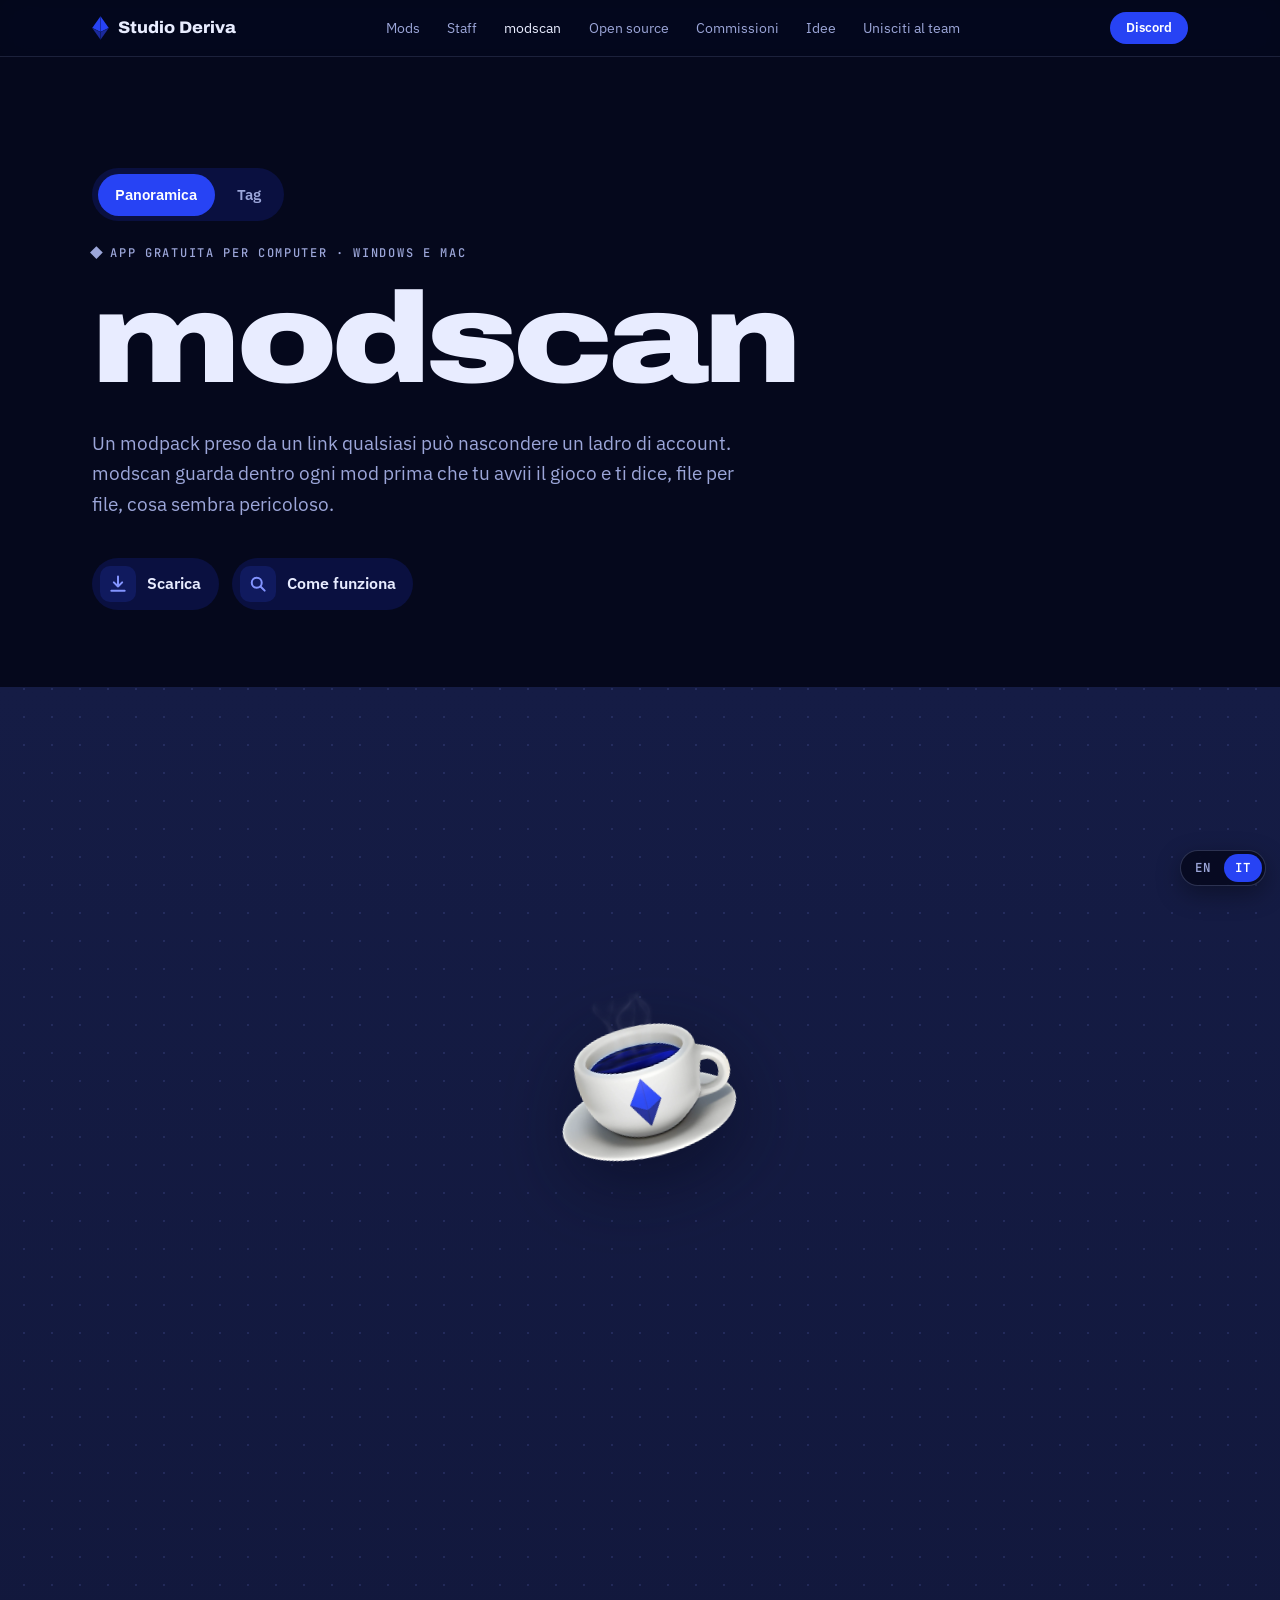
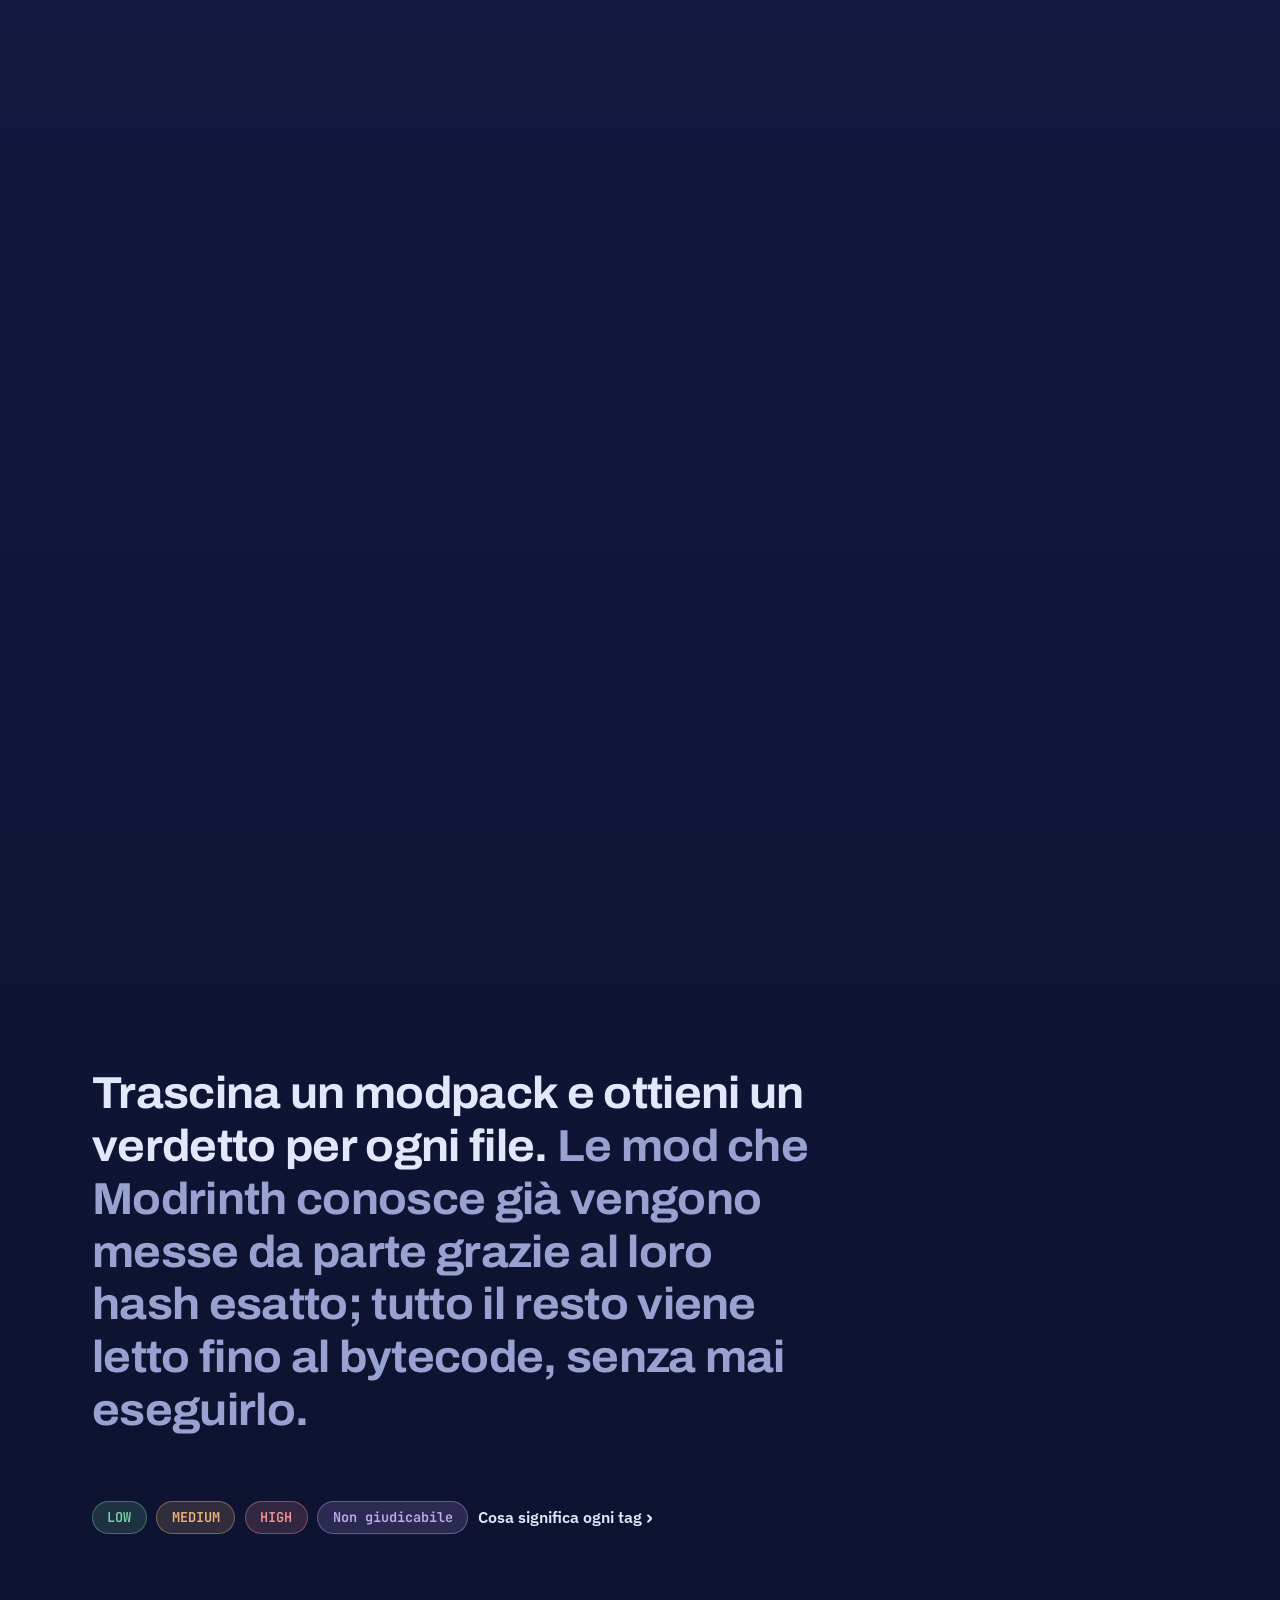
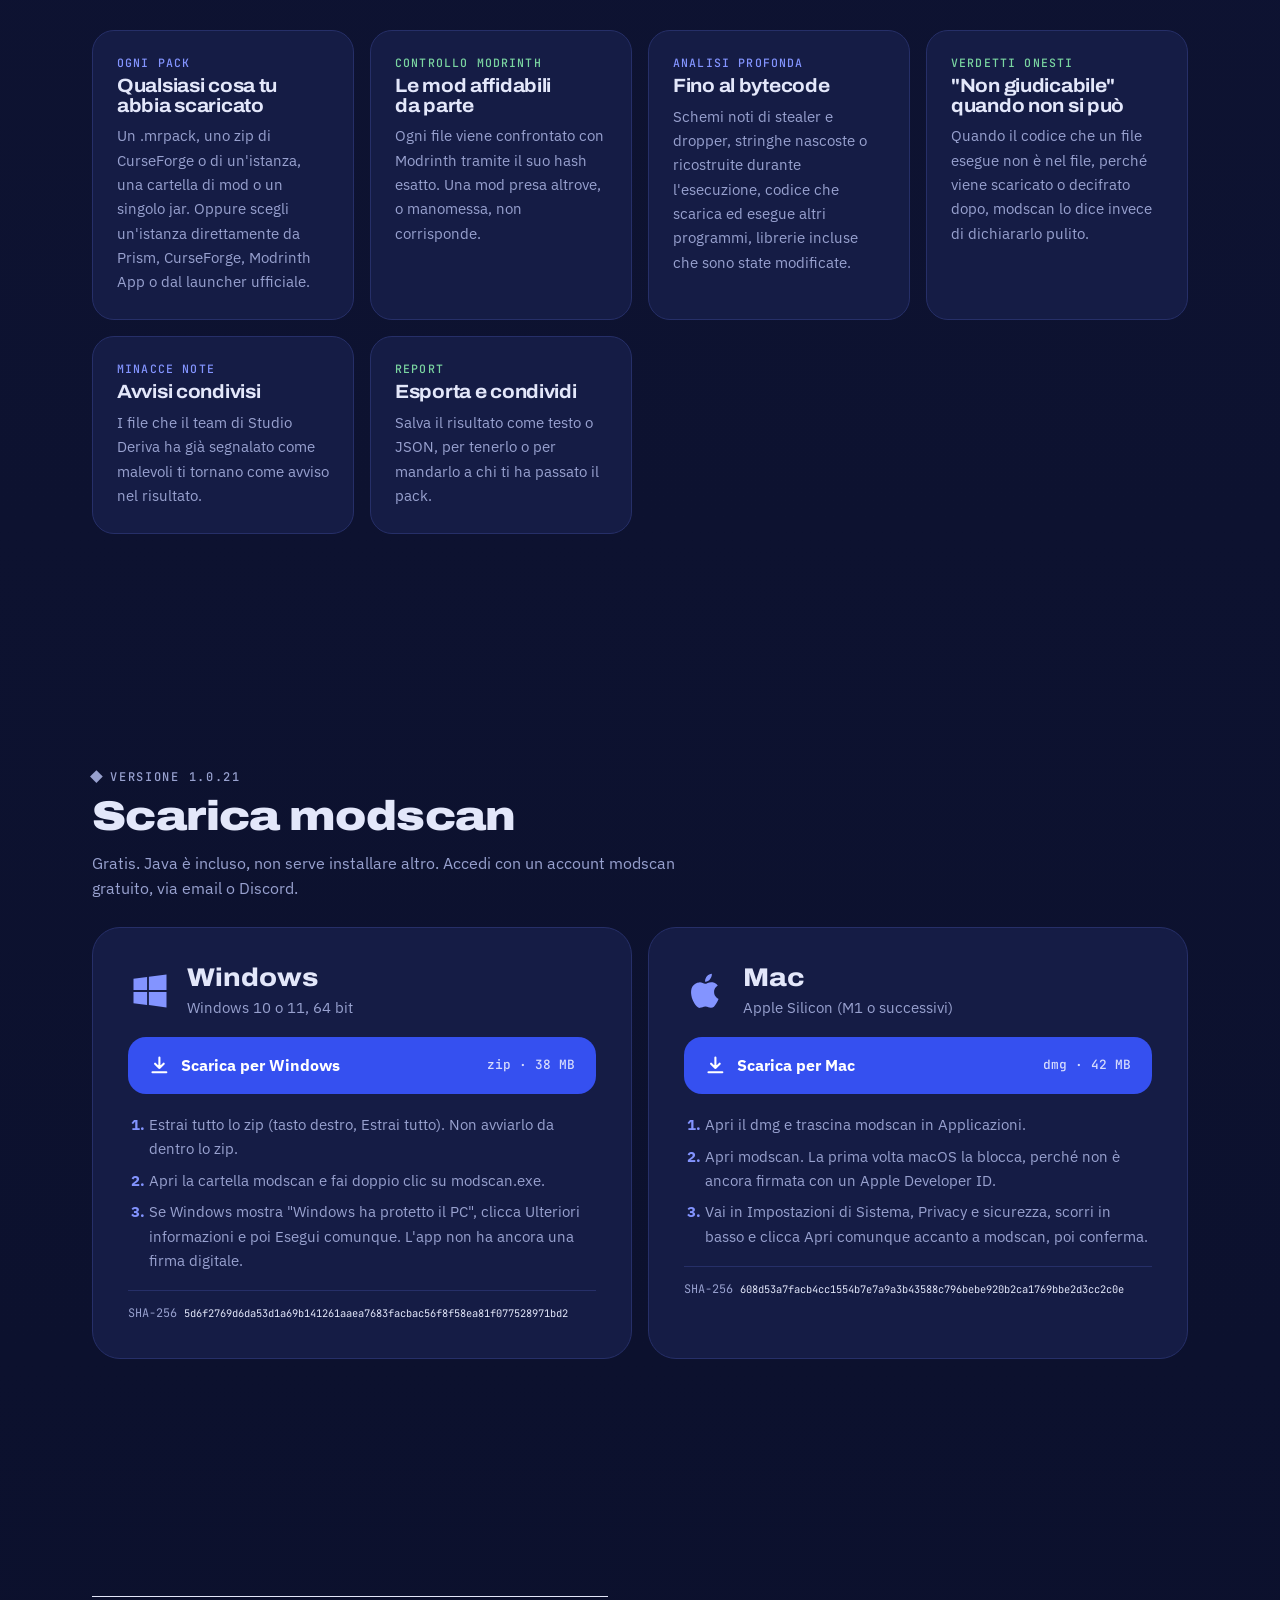
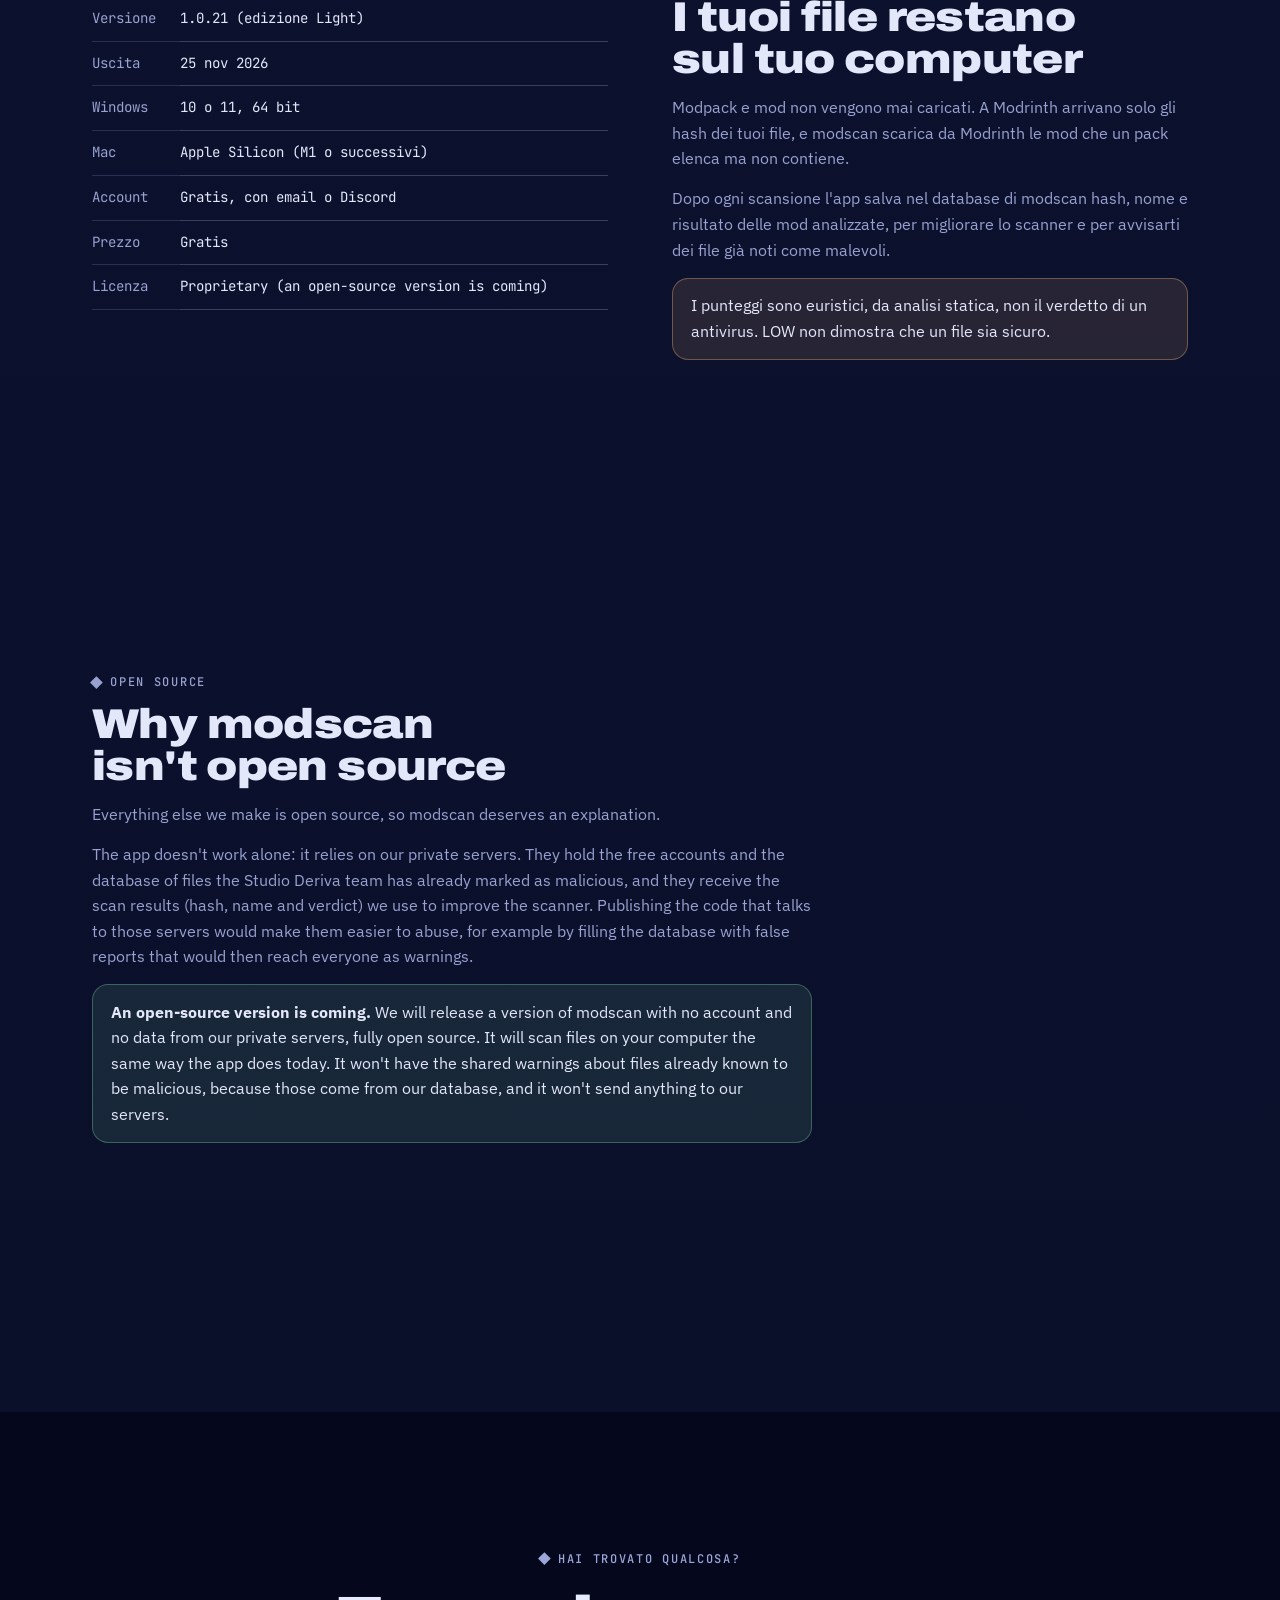
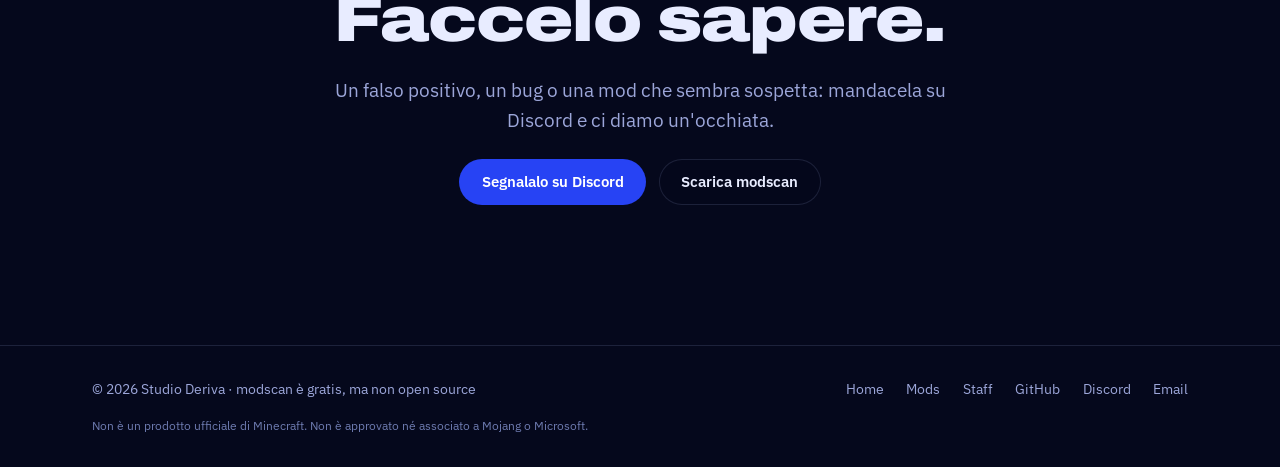
<file: it/modscan.html>
<!doctype html>
<!-- Generated by tools/build-it.mjs from modscan.html and assets/i18n.js. Edit those, not this file. -->
<html lang="it">
<head>
<meta charset="utf-8">
<meta name="viewport" content="width=device-width, initial-scale=1, viewport-fit=cover">
<title>modscan</title>
<meta name="claude:viewport-fit-sides" content="cover">
<meta name="description" content="modscan: un'app per computer che controlla i modpack di Minecraft in cerca di malware prima di giocarci. Per Windows e Mac, di Studio Deriva.">
<meta property="og:title" content="modscan">
<meta property="og:type" content="website">
<meta property="og:url" content="https://studio-deriva.github.io/it/modscan.html">
<meta property="og:description" content="modscan: un'app per computer che controlla i modpack di Minecraft in cerca di malware prima di giocarci. Per Windows e Mac, di Studio Deriva.">
<meta property="og:site_name" content="Studio Deriva">
<meta property="og:locale" content="it_IT">
<meta property="og:locale:alternate" content="en_US">
<meta property="og:image" content="https://studio-deriva.github.io/assets/modscan.png">
<meta name="twitter:card" content="summary">
<meta name="theme-color" content="#05081C">
<link rel="icon" href="../assets/modscan.png" type="image/png">
<link rel="canonical" href="https://studio-deriva.github.io/it/modscan.html">
<link rel="alternate" hreflang="en" href="https://studio-deriva.github.io/modscan.html">
<link rel="alternate" hreflang="it" href="https://studio-deriva.github.io/it/modscan.html">
<link rel="alternate" hreflang="x-default" href="https://studio-deriva.github.io/modscan.html">
<link rel="preconnect" href="https://fonts.googleapis.com">
<link rel="preconnect" href="https://fonts.gstatic.com" crossorigin>
<link rel="stylesheet" href="https://fonts.googleapis.com/css2?family=Archivo:wdth,wght@62..125,400..900&family=IBM+Plex+Sans:wght@400;500;600&family=JetBrains+Mono:wght@400;500&display=swap">
<link rel="stylesheet" href="../assets/site.css?v=202610190900">
<style>
/* modscan: laid out like a mod on mods.html (intro, pinned stage, details), in the app's own colours,
   with the downloads below. The files are assets of the GitHub release "modscan-v1.0.21" of this repository. */

.intro { padding-block: calc(56px + clamp(4rem, 9vw, 7rem)) clamp(3rem, 6vw, 5rem); }
.intro h1 { font-size: clamp(3.4rem, 10vw, 8rem); font-weight: 900; font-stretch: 120%; letter-spacing: -.035em; margin-block: 1rem 1.4rem; }
.subtabs { display: inline-flex; gap: .3rem; padding: .35rem; border-radius: 100px; background: var(--deep); margin-bottom: 1.6rem; }
.subtabs a { padding: .55rem 1.1rem; border-radius: 100px; text-decoration: none; font-weight: 600; font-size: .95rem; color: var(--mist); }
.subtabs a:hover { color: var(--frost); }
.subtabs a[aria-current="page"] { background: var(--cobalt); color: #fff; }
.jump { display: flex; flex-wrap: wrap; gap: .8rem; margin-top: 2.4rem; }
.jump a { display: inline-flex; align-items: center; gap: .7rem; padding: .5rem 1.1rem .5rem .5rem; border-radius: 100px; background: var(--deep); text-decoration: none; font-weight: 600; transition: background .2s; }
.jump a:hover { background: var(--deep-2); }
.jump svg { width: 36px; height: 36px; padding: 8px; border-radius: 10px; background: var(--deep-2); color: #8394FF; }

/* the app's palette */
.scan {
  --bg: #0E1332; --bg-2: #151C45; --fg: #E3E7FA; --muted: #98A1CF; --card: #151C45; --line: #262F68;
  --accent: #8394FF; --cobalt: #3550F0; --low: #7AD5A1; --medium: #F2B774; --high: #F29393; --undet: #C9A7F5;
  --p: 1; position: relative; color: var(--fg);
  background: linear-gradient(180deg, #151C45 0%, #0E1332 40%, #0A0F2A 100%);
}

/* Pinned stage: the cup grows and swings upright with scroll */
.stage-track { height: 220vh; position: relative; }
.stage {
  position: sticky; top: 0; height: 100svh; overflow: hidden;
  display: grid; place-items: center; align-content: center; gap: clamp(1.2rem, 3vh, 2.4rem);
  text-align: center; padding-inline: 16px;
  background-image: radial-gradient(rgba(131, 148, 255, .14) 1px, transparent 1px); background-size: 28px 28px; background-position: center;
}
.stage .logo { width: clamp(200px, 40vmin, 430px); height: auto; transform: translateY(calc((1 - var(--p)) * 12%)) rotate(calc((1 - var(--p)) * -14deg)) scale(calc(.5 + var(--p) * .55)); will-change: transform; filter: drop-shadow(0 40px 80px rgba(5, 8, 28, .6)); }
.stage h2 { font-size: clamp(2.8rem, 9vw, 7.5rem); font-weight: 900; font-stretch: 120%; letter-spacing: -.035em; opacity: calc(var(--p) * 2.2 - .5); transform: translateY(calc((1 - var(--p)) * 40px)); }
.stage .tagline { font: 500 clamp(1.1rem, 2.2vw, 1.6rem)/1.3 var(--f-body); opacity: calc(var(--p) * 2.2 - 1); color: var(--accent); }

/* Details */
.detail { padding-block: 0 clamp(5rem, 10vw, 8rem); }
.detail .wrap { display: grid; gap: clamp(3.5rem, 8vw, 6rem); }
.big-lede { font: 700 clamp(1.6rem, 3.6vw, 2.8rem)/1.18 var(--f-display); font-stretch: 105%; letter-spacing: -.015em; max-width: 26ch; text-wrap: balance; }
.big-lede span { color: var(--muted); }

.levels { display: flex; flex-wrap: wrap; gap: .6rem; margin-top: -2rem; }
.lv { font: 600 .85rem/1 var(--f-mono); padding: .55rem .9rem; border-radius: 100px; background: color-mix(in srgb, var(--c) 16%, transparent); color: var(--c); border: 1px solid color-mix(in srgb, var(--c) 40%, transparent); }

.features { display: grid; grid-template-columns: repeat(auto-fit, minmax(min(100%, 260px), 1fr)); gap: 1rem; }
.feature { background: var(--card); border: 1px solid var(--line); border-radius: 22px; padding: 1.6rem 1.5rem; display: grid; gap: .5rem; align-content: start; }
.feature h3 { font-size: 1.2rem; font-stretch: 108%; }
.feature p { font-size: .95rem; color: var(--muted); }
.k { font: 500 .72rem/1 var(--f-mono); letter-spacing: .1em; text-transform: uppercase; color: var(--accent); }
.feature:nth-child(even) .k { color: var(--low); }

/* Downloads */
.downloads { display: grid; gap: 1.6rem; }
.downloads-head { display: grid; gap: .8rem; }
.downloads-head h3, .facts h3 { font-size: clamp(1.8rem, 3.5vw, 2.6rem); font-weight: 900; font-stretch: 115%; }
.downloads-head p { color: var(--muted); max-width: 60ch; }
.dl-grid { display: grid; grid-template-columns: repeat(2, minmax(0, 1fr)); gap: 1rem; }
@media (max-width: 820px) { .dl-grid { grid-template-columns: minmax(0, 1fr); } }
.dl-card { background: var(--bg-2); border: 1px solid var(--line); border-radius: 28px; padding: clamp(1.4rem, 3vw, 2.2rem); display: grid; gap: 1.1rem; align-content: start; }
.dl-card h4 { font: 800 1.6rem/1.1 var(--f-display); font-stretch: 112%; margin: 0; }
.dl-card .os { display: flex; align-items: center; gap: .9rem; }
.dl-card .os svg { width: 44px; height: 44px; flex: none; color: var(--accent); }
.dl-card .os p { color: var(--muted); font-size: .92rem; margin-top: .25rem; }
.dl-btn { display: flex; align-items: center; justify-content: space-between; gap: 1rem; padding: 1rem 1.3rem; border-radius: 18px; background: var(--cobalt); color: #fff; text-decoration: none; font-weight: 700; transition: background .2s, transform .2s var(--ease); }
.dl-btn:hover { background: #4A63FF; transform: translateY(-1px); }
.dl-btn span { display: inline-flex; align-items: center; gap: .7rem; }
.dl-btn svg { width: 1.3rem; height: 1.3rem; flex: none; }
.dl-btn small { font: 500 .8rem/1 var(--f-mono); opacity: .8; white-space: nowrap; }
.steps { margin: 0; padding-left: 1.3rem; display: grid; gap: .45rem; color: var(--muted); font-size: .95rem; }
.steps li::marker { color: var(--accent); font-weight: 700; }
.sum { font: 400 .74rem/1.5 var(--f-mono); color: var(--muted); overflow-wrap: anywhere; border-top: 1px solid var(--line); padding-top: .9rem; }
.sum code { color: var(--fg); }

.facts { display: grid; grid-template-columns: minmax(0, 1fr) minmax(0, 1fr); gap: clamp(2rem, 5vw, 4rem); align-items: start; }
@media (max-width: 820px) { .facts { grid-template-columns: minmax(0, 1fr); } }
.spec { margin: 0; display: grid; grid-template-columns: auto 1fr; font: 400 .88rem/1.4 var(--f-mono); border-top: 1px solid currentColor; }
.spec dt, .spec dd { padding: .75rem 0; border-bottom: 1px solid color-mix(in srgb, currentColor 22%, transparent); margin: 0; }
.spec dt { color: var(--muted); padding-right: 1.5rem; }
.privacy { display: grid; gap: .9rem; }
.privacy p { color: var(--muted); max-width: 52ch; }
.privacy .warn { color: var(--fg); background: color-mix(in srgb, var(--medium) 12%, transparent); border: 1px solid color-mix(in srgb, var(--medium) 35%, transparent); border-radius: 16px; padding: .9rem 1.1rem; }
.opensource { display: grid; gap: .9rem; margin-top: clamp(3rem, 7vw, 5rem); max-width: 72ch; }
.opensource h3 { font-size: clamp(1.8rem, 3.5vw, 2.6rem); font-weight: 900; font-stretch: 115%; }
.opensource p { color: var(--muted); }
.opensource .promise { color: var(--fg); background: color-mix(in srgb, var(--low) 12%, transparent); border: 1px solid color-mix(in srgb, var(--low) 35%, transparent); border-radius: 16px; padding: .9rem 1.1rem; }

.next { background: var(--ink); text-align: center; }
.next .wrap { display: grid; gap: 1.4rem; justify-items: center; }
.next h2 { font-weight: 900; font-stretch: 118%; }
.actions { display: flex; flex-wrap: wrap; gap: .8rem; }

@media (prefers-reduced-motion: reduce) {
  .stage-track { height: auto; }
  .stage { position: static; height: auto; padding-block: 8rem 4rem; }
}
</style>
</head>
<body>

<header class="site-header always">
  <div class="wrap nav">
    <a class="brand" href="index.html"><img src="../assets/logo.svg" alt="" width="17" height="25">Studio Deriva</a>
    <ul class="nav-links">
      <li><a href="mods.html">Mods</a></li>
      <li><a href="staff.html">Staff</a></li>
      <li><a href="modscan.html" aria-current="page">modscan</a></li>
      <li><a href="index.html#open-source">Open source</a></li>
      <li><a href="index.html#commissions">Commissioni</a></li>
      <li><a href="index.html#ideas">Idee</a></li>
      <li><a href="index.html#team">Unisciti al team</a></li>
    </ul>
    <a class="btn btn-primary" href="https://discord.gg/pQPWr7vfHu" target="_blank" rel="noopener">Discord</a>
  </div>
</header>

<main>
  <div class="intro">
    <div class="wrap">
      <nav class="subtabs" aria-label="Sezioni di modscan">
        <a href="modscan.html" aria-current="page">Panoramica</a>
        <a href="modscan-tags.html">Tag</a>
      </nav>
      <p class="eyebrow">App gratuita per computer · Windows e Mac</p>
      <h1>modscan</h1>
      <p class="lede">Un modpack preso da un link qualsiasi può nascondere un ladro di account. modscan guarda dentro ogni mod prima che tu avvii il gioco e ti dice, file per file, cosa sembra pericoloso.</p>
      <nav class="jump" aria-label="Vai a una sezione">
        <a href="#download"><svg viewBox="0 0 24 24" aria-hidden="true"><path d="M12 3v12m0 0-5-5m5 5 5-5M4 20h16" fill="none" stroke="currentColor" stroke-width="2.4" stroke-linecap="round" stroke-linejoin="round"/></svg>Scarica</a>
        <a href="#how"><svg viewBox="0 0 24 24" aria-hidden="true"><circle cx="10.5" cy="10.5" r="6" fill="none" stroke="currentColor" stroke-width="2.4"/><path d="m15 15 5 5" stroke="currentColor" stroke-width="2.4" stroke-linecap="round"/></svg>Come funziona</a>
      </nav>
    </div>
  </div>

  <article class="scan" id="how">
    <div class="stage-track" data-progress>
      <div class="stage">
        <img class="logo" src="../assets/modscan-cup.webp" width="900" height="834" alt="Logo di modscan, una tazza di caffè blu con il simbolo di Studio Deriva">
        <h2>modscan</h2>
        <p class="tagline">Controlla un modpack prima di giocarci.</p>
      </div>
    </div>

    <div class="detail">
      <div class="wrap">
        <p class="big-lede reveal">Trascina un modpack e ottieni un verdetto per ogni file. <span>Le mod che Modrinth conosce già vengono messe da parte grazie al loro hash esatto; tutto il resto viene letto fino al bytecode, senza mai eseguirlo.</span></p>

        <div class="levels reveal" aria-label="Risultati possibili">
          <span class="lv" style="--c: var(--low)">LOW</span>
          <span class="lv" style="--c: var(--medium)">MEDIUM</span>
          <span class="lv" style="--c: var(--high)">HIGH</span>
          <span class="lv" style="--c: var(--undet)">Non giudicabile</span>
          <a class="more" href="modscan-tags.html">Cosa significa ogni tag</a>
        </div>

        <div class="features">
          <div class="feature reveal"><span class="k">Ogni pack</span><h3>Qualsiasi cosa tu abbia scaricato</h3><p>Un .mrpack, uno zip di CurseForge o di un'istanza, una cartella di mod o un singolo jar. Oppure scegli un'istanza direttamente da Prism, CurseForge, Modrinth App o dal launcher ufficiale.</p></div>
          <div class="feature reveal"><span class="k">Controllo Modrinth</span><h3>Le mod affidabili da parte</h3><p>Ogni file viene confrontato con Modrinth tramite il suo hash esatto. Una mod presa altrove, o manomessa, non corrisponde.</p></div>
          <div class="feature reveal"><span class="k">Analisi profonda</span><h3>Fino al bytecode</h3><p>Schemi noti di stealer e dropper, stringhe nascoste o ricostruite durante l'esecuzione, codice che scarica ed esegue altri programmi, librerie incluse che sono state modificate.</p></div>
          <div class="feature reveal"><span class="k">Verdetti onesti</span><h3>"Non giudicabile" quando non si può</h3><p>Quando il codice che un file esegue non è nel file, perché viene scaricato o decifrato dopo, modscan lo dice invece di dichiararlo pulito.</p></div>
          <div class="feature reveal"><span class="k">Minacce note</span><h3>Avvisi condivisi</h3><p>I file che il team di Studio Deriva ha già segnalato come malevoli ti tornano come avviso nel risultato.</p></div>
          <div class="feature reveal"><span class="k">Report</span><h3>Esporta e condividi</h3><p>Salva il risultato come testo o JSON, per tenerlo o per mandarlo a chi ti ha passato il pack.</p></div>
        </div>

        <!-- Downloads -->
        <section class="downloads" id="download">
          <div class="downloads-head reveal">
            <p class="eyebrow">Versione 1.0.21</p>
            <h3>Scarica modscan</h3>
            <p>Gratis. Java è incluso, non serve installare altro. Accedi con un account modscan gratuito, via email o Discord.</p>
          </div>
          <div class="dl-grid">
            <div class="dl-card reveal">
              <div class="os">
                <svg viewBox="0 0 24 24" aria-hidden="true"><path d="M3 5.3 10.4 4.3v7.1H3zM11.4 4.2 21 3v8.4h-9.6zM3 12.5h7.4v7.2L3 18.7zM11.4 12.5H21V21l-9.6-1.3z" fill="currentColor"/></svg>
                <div><h4>Windows</h4><p>Windows 10 o 11, 64 bit</p></div>
              </div>
              <a class="dl-btn" href="https://github.com/Studio-Deriva/studio-deriva.github.io/releases/download/modscan-v1.0.21/modscan-1.0.21-windows-x64.zip">
                <span><svg viewBox="0 0 24 24" aria-hidden="true"><path d="M12 3v12m0 0-5-5m5 5 5-5M4 20h16" fill="none" stroke="currentColor" stroke-width="2.4" stroke-linecap="round" stroke-linejoin="round"/></svg>Scarica per Windows</span>
                <small>zip · 38 MB</small>
              </a>
              <ol class="steps">
                <li>Estrai tutto lo zip (tasto destro, Estrai tutto). Non avviarlo da dentro lo zip.</li>
                <li>Apri la cartella modscan e fai doppio clic su modscan.exe.</li>
                <li>Se Windows mostra "Windows ha protetto il PC", clicca Ulteriori informazioni e poi Esegui comunque. L'app non ha ancora una firma digitale.</li>
              </ol>
              <p class="sum">SHA-256 <code>5d6f2769d6da53d1a69b141261aaea7683facbac56f8f58ea81f077528971bd2</code></p>
            </div>
            <div class="dl-card reveal">
              <div class="os">
                <svg viewBox="0 0 24 24" aria-hidden="true"><path d="M16.4 12.6c0-2.4 2-3.5 2-3.6-1.1-1.6-2.8-1.8-3.4-1.8-1.4-.1-2.8.9-3.5.9s-1.9-.9-3.1-.8c-1.6 0-3 .9-3.8 2.3-1.6 2.8-.4 7 1.2 9.3.8 1.1 1.7 2.4 2.9 2.3 1.2 0 1.6-.7 3-.7s1.8.7 3 .7c1.3 0 2.1-1.1 2.8-2.3.9-1.3 1.3-2.6 1.3-2.6s-2.4-1-2.4-3.7zM14.2 5.6c.6-.8 1.1-1.9 1-3-.9 0-2.1.6-2.7 1.4-.6.7-1.1 1.8-1 2.9 1 .1 2.1-.5 2.7-1.3z" fill="currentColor"/></svg>
                <div><h4>Mac</h4><p>Apple Silicon (M1 o successivi)</p></div>
              </div>
              <a class="dl-btn" href="https://github.com/Studio-Deriva/studio-deriva.github.io/releases/download/modscan-v1.0.21/modscan-1.0.21-macos-apple-silicon.dmg">
                <span><svg viewBox="0 0 24 24" aria-hidden="true"><path d="M12 3v12m0 0-5-5m5 5 5-5M4 20h16" fill="none" stroke="currentColor" stroke-width="2.4" stroke-linecap="round" stroke-linejoin="round"/></svg>Scarica per Mac</span>
                <small>dmg · 42 MB</small>
              </a>
              <ol class="steps">
                <li>Apri il dmg e trascina modscan in Applicazioni.</li>
                <li>Apri modscan. La prima volta macOS la blocca, perché non è ancora firmata con un Apple Developer ID.</li>
                <li>Vai in Impostazioni di Sistema, Privacy e sicurezza, scorri in basso e clicca Apri comunque accanto a modscan, poi conferma.</li>
              </ol>
              <p class="sum">SHA-256 <code>608d53a7facb4cc1554b7e7a9a3b43588c796bebe920b2ca1769bbe2d3cc2c0e</code></p>
            </div>
          </div>
        </section>

        <div class="facts">
          <div class="reveal">
            <dl class="spec">
              <dt>Versione</dt><dd>1.0.21 (edizione Light)</dd>
              <dt>Uscita</dt><dd>25 nov 2026</dd>
              <dt>Windows</dt><dd>10 o 11, 64 bit</dd>
              <dt>Mac</dt><dd>Apple Silicon (M1 o successivi)</dd>
              <dt>Account</dt><dd>Gratis, con email o Discord</dd>
              <dt>Prezzo</dt><dd>Gratis</dd>
              <dt>Licenza</dt><dd>Proprietary (an open-source version is coming)</dd>
            </dl>
          </div>
          <div class="privacy reveal">
            <h3>I tuoi file restano sul tuo computer</h3>
            <p>Modpack e mod non vengono mai caricati. A Modrinth arrivano solo gli hash dei tuoi file, e modscan scarica da Modrinth le mod che un pack elenca ma non contiene.</p>
            <p>Dopo ogni scansione l'app salva nel database di modscan hash, nome e risultato delle mod analizzate, per migliorare lo scanner e per avvisarti dei file già noti come malevoli.</p>
            <p class="warn">I punteggi sono euristici, da analisi statica, non il verdetto di un antivirus. LOW non dimostra che un file sia sicuro.</p>
          </div>
        </div>

        <section class="opensource reveal" id="open-source">
          <p class="eyebrow">Open source</p>
          <h3>Why modscan isn't open source</h3>
          <p>Everything else we make is open source, so modscan deserves an explanation.</p>
          <p>The app doesn't work alone: it relies on our private servers. They hold the free accounts and the database of files the Studio Deriva team has already marked as malicious, and they receive the scan results (hash, name and verdict) we use to improve the scanner. Publishing the code that talks to those servers would make them easier to abuse, for example by filling the database with false reports that would then reach everyone as warnings.</p>
          <p class="promise"><strong>An open-source version is coming.</strong> We will release a version of modscan with no account and no data from our private servers, fully open source. It will scan files on your computer the same way the app does today. It won't have the shared warnings about files already known to be malicious, because those come from our database, and it won't send anything to our servers.</p>
        </section>
      </div>
    </div>
  </article>

  <section class="next">
    <div class="wrap">
      <p class="eyebrow">Hai trovato qualcosa?</p>
      <h2>Faccelo sapere.</h2>
      <p class="lede">Un falso positivo, un bug o una mod che sembra sospetta: mandacela su Discord e ci diamo un'occhiata.</p>
      <div class="actions" style="justify-content:center">
        <a class="btn btn-primary" href="https://discord.gg/pQPWr7vfHu" target="_blank" rel="noopener">Segnalalo su Discord</a>
        <a class="btn btn-ghost" href="#download">Scarica modscan</a>
      </div>
    </div>
  </section>
</main>

<footer>
  <div class="wrap foot">
    <p class="legal">Non è un prodotto ufficiale di Minecraft. Non è approvato né associato a Mojang o Microsoft.</p>
    <span>© 2026 Studio Deriva · modscan è gratis, ma non open source</span>
    <nav>
      <a href="index.html">Home</a>
      <a href="mods.html">Mods</a>
      <a href="staff.html">Staff</a>
      <a href="https://github.com/Studio-Deriva" target="_blank" rel="noopener">GitHub</a>
      <a href="https://discord.gg/pQPWr7vfHu" target="_blank" rel="noopener">Discord</a>
      <a href="mailto:StudioDeriva@proton.me">Email</a>
    </nav>
  </div>
</footer>

<script src="../assets/i18n.js?v=202611250035"></script>
<script src="../assets/site.js?v=202610161900"></script>
</body>
</html>
</file>
<file: assets/site.css>
/* Studio Deriva — shared styles. Dark, single look committed to the brand's cobalt. */
:root {
  --ink: #05081C;
  --deep: #0A1040;
  --deep-2: #101A5E;
  --cobalt: #2743F4;
  --cobalt-dim: #1B2A9C;
  --frost: #E8ECFF;
  --mist: #9CA6D9;
  --line: rgba(156, 166, 217, .16);
  --f-display: "Archivo", "Helvetica Neue", Arial, sans-serif;
  --f-body: "IBM Plex Sans", "Helvetica Neue", Arial, sans-serif;
  --f-mono: "JetBrains Mono", ui-monospace, "SFMono-Regular", Menlo, monospace;
  --max: 1160px;
  --ease: cubic-bezier(.2, .7, .1, 1);
  color-scheme: dark;
}
*, *::before, *::after { box-sizing: border-box; }
html { scroll-behavior: smooth; }
body {
  margin: 0;
  background: var(--ink);
  color: var(--frost);
  font: 400 16px/1.6 var(--f-body);
  -webkit-font-smoothing: antialiased;
  overflow-x: clip;
}
img { max-width: 100%; height: auto; display: block; }
svg { max-width: 100%; }
a { color: inherit; }
code { font-family: var(--f-mono); font-size: .88em; }
:focus-visible { outline: 2px solid var(--cobalt); outline-offset: 3px; border-radius: 2px; }
.wrap {
  max-width: var(--max);
  margin-inline: auto;
  padding-left: max(16px, env(safe-area-inset-left, 0px));
  padding-right: max(16px, env(safe-area-inset-right, 0px));
}
@media (min-width: 720px) { .wrap { padding-left: max(32px, env(safe-area-inset-left, 0px)); padding-right: max(32px, env(safe-area-inset-right, 0px)); } }

h1, h2, h3 { font-family: var(--f-display); font-stretch: 112%; line-height: 1.02; margin: 0; text-wrap: balance; letter-spacing: -.015em; }
h2 { font-size: clamp(2.2rem, 5.2vw, 4rem); font-weight: 800; }
h3 { font-size: 1.35rem; font-weight: 700; }
p { margin: 0; }
.eyebrow {
  font: 500 .75rem/1 var(--f-mono);
  letter-spacing: .14em;
  text-transform: uppercase;
  color: var(--mist);
  display: flex; align-items: center; gap: .6rem;
}
.eyebrow::before { content: ""; width: .55rem; height: .55rem; background: currentColor; transform: rotate(45deg); flex: none; }
.lede { color: var(--mist); font-size: clamp(1.05rem, 1.5vw, 1.25rem); max-width: 60ch; }

/* Buttons */
.btn {
  display: inline-flex; align-items: center; gap: .55rem;
  font: 600 .95rem/1 var(--f-body);
  padding: .9rem 1.35rem;
  border-radius: 100px;
  text-decoration: none;
  border: 1px solid transparent;
  cursor: pointer;
  transition: background .2s, border-color .2s, transform .2s var(--ease);
}
.btn-primary { background: var(--cobalt); color: #fff; }
.btn-primary:hover { background: #3a55ff; transform: translateY(-1px); }
.btn-ghost { border-color: var(--line); color: var(--frost); background: rgba(5, 8, 28, .35); }
.btn-ghost:hover { border-color: var(--mist); }
.btn svg { width: 1.1em; height: 1.1em; flex: none; }
.more { font-weight: 600; text-decoration: none; display: inline-flex; align-items: center; gap: .3rem; }
.more::after { content: "›"; font-size: 1.3em; line-height: 1; transition: transform .2s var(--ease); }
.more:hover::after { transform: translateX(3px); }

/* Header */
.site-header {
  position: fixed; inset: 0 0 auto 0; z-index: 20;
  padding-top: env(safe-area-inset-top, 0px);
  transition: background .3s, border-color .3s;
  border-bottom: 1px solid transparent;
}
.site-header.solid, .site-header.always {
  background: rgba(5, 8, 28, .78);
  backdrop-filter: saturate(160%) blur(16px);
  -webkit-backdrop-filter: saturate(160%) blur(16px);
  border-bottom-color: var(--line);
}
.nav { display: flex; align-items: center; justify-content: space-between; gap: 1rem; height: 56px; }
.brand { display: flex; align-items: center; gap: .6rem; text-decoration: none; font: 800 1.05rem/1 var(--f-display); font-stretch: 105%; }
.brand img { width: 1.05rem; height: auto; }
.nav-links { display: flex; gap: 1.7rem; list-style: none; margin: 0; padding: 0; font-size: .86rem; }
.nav-links a { text-decoration: none; color: var(--mist); transition: color .2s; }
.nav-links a:hover, .nav-links a[aria-current="page"] { color: var(--frost); }
.nav .btn { padding: .5rem .95rem; font-size: .82rem; }
@media (max-width: 860px) { .nav-links { display: none; } }

/* Phone menu: a toggle in the header opens a full-screen list of the same links. Built by site.js. */
.menu-toggle { display: none; width: 44px; height: 44px; margin-right: -10px; padding: 0; border: 0; background: transparent; color: var(--frost); cursor: pointer; border-radius: 10px; place-items: center; }
.menu-toggle span { position: relative; width: 22px; height: 2px; border-radius: 2px; background: currentColor; transition: background .2s; }
.menu-toggle span::before, .menu-toggle span::after { content: ""; position: absolute; left: 0; width: 22px; height: 2px; border-radius: 2px; background: currentColor; transition: transform .3s var(--ease); }
.menu-toggle span::before { transform: translateY(-7px); }
.menu-toggle span::after { transform: translateY(7px); }
.menu-toggle[aria-expanded="true"] span { background: transparent; }
.menu-toggle[aria-expanded="true"] span::before { transform: rotate(45deg); }
.menu-toggle[aria-expanded="true"] span::after { transform: rotate(-45deg); }
.nav-end { display: flex; align-items: center; gap: .6rem; }
@media (max-width: 860px) { .menu-toggle { display: inline-grid; } }

.mobile-menu {
  position: fixed; inset: 0; z-index: 19;
  padding: calc(56px + env(safe-area-inset-top, 0px) + 1.5rem) max(24px, env(safe-area-inset-right, 0px)) calc(2rem + env(safe-area-inset-bottom, 0px)) max(24px, env(safe-area-inset-left, 0px));
  background: rgba(5, 8, 28, .97);
  backdrop-filter: blur(18px); -webkit-backdrop-filter: blur(18px);
  display: flex; flex-direction: column; gap: 2rem; overflow-y: auto;
  opacity: 0; transition: opacity .25s;
}
.mobile-menu.open { opacity: 1; }
.mobile-menu ul { list-style: none; margin: 0; padding: 0; display: grid; }
.mobile-menu li { border-bottom: 1px solid var(--line); opacity: 0; transform: translateY(12px); transition: opacity .35s var(--ease), transform .35s var(--ease); transition-delay: calc(var(--i) * 40ms); }
.mobile-menu.open li { opacity: 1; transform: none; }
.mobile-menu li a { display: flex; justify-content: space-between; align-items: center; padding: 1rem .2rem; font: 800 1.7rem/1.1 var(--f-display); font-stretch: 112%; color: var(--frost); text-decoration: none; }
.mobile-menu li a::after { content: "›"; color: var(--mist); font-weight: 400; }
.mobile-menu li a[aria-current="page"] { color: var(--cobalt); }
.mobile-menu .btn { align-self: flex-start; }
body.menu-open { overflow: hidden; }
.mobile-menu[hidden] { display: none; }
@media (min-width: 861px) { .mobile-menu { display: none; } }

/* Sections */
section { padding-block: clamp(5rem, 11vw, 9rem); }
.section-head { display: grid; gap: 1.1rem; margin-bottom: 3.2rem; }
.section-head.center { justify-items: center; text-align: center; }
.section-head.center .lede { margin-inline: auto; }
.band { background: var(--deep); }

/* Scroll-driven entrances: content is fully visible without support. */
@supports (animation-timeline: view()) {
  @media (prefers-reduced-motion: no-preference) {
    .reveal { animation: rise linear both; animation-timeline: view(); animation-range: entry 0% entry 55%; }
    .reveal-scale { animation: grow linear both; animation-timeline: view(); animation-range: entry 0% cover 40%; }
  }
}
@keyframes rise { from { opacity: 0; transform: translateY(48px); } to { opacity: 1; transform: none; } }
@keyframes grow { from { opacity: .3; transform: scale(.9); } to { opacity: 1; transform: none; } }

footer { border-top: 1px solid var(--line); padding-block: 2rem; font-size: .86rem; color: var(--mist); background: var(--ink); }
.foot { display: flex; flex-wrap: wrap; justify-content: space-between; gap: 1rem; align-items: center; }
.foot nav { display: flex; gap: 1.4rem; flex-wrap: wrap; }
.foot a { text-decoration: none; }
.foot a:hover { color: var(--frost); }
.legal { flex-basis: 100%; order: 3; font-size: .78rem; line-height: 1.5; color: #6E7BB0; max-width: 90ch; }
.legal a { text-decoration: underline; }

@media (prefers-reduced-motion: reduce) {
  html { scroll-behavior: auto; }
  *, *::before, *::after { transition-duration: .01ms !important; }
}
</file>
<file: assets/mod-page.css>
/* Mod pages, laid out like a Modrinth project page: header card, tab bar, main column and sidebar.
   Modrinth's dark greys and green, with the studio's header and footer around them. */
.mod-page {
  --mr-bg: #16181C;
  --mr-card: #26292F;
  --mr-raised: #33363D;
  --mr-text: #E2E4E8;
  --mr-muted: #B0BAC5;
  --mr-dim: #8B95A1;
  --mr-green: #1BD96A;
  --mr-orange: #FFA347;
  --mr-red: #FF496E;
  --mr-line: #3A3E45;
  background: var(--mr-bg);
  color: var(--mr-text);
}
.mod-page footer { background: var(--mr-bg); border-top-color: var(--mr-line); }
.mod-page .legal { flex-basis: 100%; order: 3; font-size: .78rem; color: var(--mr-dim); }
.mp { font-family: "Inter", var(--f-body); padding-block: calc(56px + 2rem) 5rem; }
.sr { position: absolute; width: 1px; height: 1px; overflow: hidden; clip: rect(0 0 0 0); }
.crumbs { font-size: .85rem; color: var(--mr-dim); margin-bottom: 1rem; }
.crumbs a { color: var(--mr-muted); text-decoration: none; }
.crumbs a:hover { color: var(--mr-text); text-decoration: underline; }
.crumbs span { margin-inline: .35rem; }

.card { background: var(--mr-card); border-radius: 16px; padding: 1.25rem 1.4rem; }

/* Header */
.mp-head { display: grid; grid-template-columns: auto minmax(0, 1fr) auto; gap: 1.2rem 1.4rem; align-items: center; }
.mp-icon { width: 96px; height: 96px; border-radius: 20px; image-rendering: pixelated; background: var(--mr-raised); box-shadow: 0 0 0 1px var(--mr-line); }
.mp-title h1 { font: 800 clamp(1.6rem, 3.4vw, 2.1rem)/1.15 "Inter", var(--f-body); letter-spacing: -.01em; font-stretch: normal; }
.mp-summary { color: var(--mr-muted); margin-top: .35rem; max-width: 62ch; }
.mp-meta { display: flex; flex-wrap: wrap; align-items: center; gap: .5rem .8rem; margin-top: .75rem; font-size: .88rem; color: var(--mr-muted); }
.mp-meta .stat { display: inline-flex; align-items: center; gap: .35rem; margin-right: .3rem; }
.mp-meta .stat b { color: var(--mr-text); font-weight: 700; }
.mp-meta svg { width: 1.1em; height: 1.1em; }
.tag { background: var(--mr-raised); color: var(--mr-muted); padding: .2rem .65rem; border-radius: 100px; font-size: .8rem; font-weight: 600; }
.mp-actions { display: flex; flex-wrap: wrap; gap: .6rem; justify-content: flex-end; }
.btn-mr { display: inline-flex; align-items: center; gap: .45rem; font: 700 .95rem/1 "Inter", var(--f-body); padding: .75rem 1.1rem; border-radius: 12px; text-decoration: none; background: var(--mr-green); color: #0A1A10; white-space: nowrap; }
.btn-mr svg { width: 1.15em; height: 1.15em; }
.btn-mr.pending { background: var(--mr-raised); color: var(--mr-muted); cursor: default; }
.btn-mr.ghost { background: var(--mr-raised); color: var(--mr-text); }
.btn-mr.ghost:hover { background: #3E424A; }
@media (max-width: 760px) {
  .mp-head { grid-template-columns: auto minmax(0, 1fr); }
  .mp-actions { grid-column: 1 / -1; justify-content: flex-start; }
  .mp-icon { width: 72px; height: 72px; border-radius: 16px; }
}

/* Tabs */
.mp-tabs { display: flex; gap: .3rem; padding: .45rem; margin-block: 1rem; overflow-x: auto; }
.mp-tabs a { font-weight: 600; font-size: .95rem; color: var(--mr-muted); text-decoration: none; padding: .55rem 1rem; border-radius: 100px; white-space: nowrap; transition: background .15s, color .15s; }
.mp-tabs a:hover { color: var(--mr-text); background: var(--mr-raised); }
.mp-tabs a[aria-current="page"] { background: color-mix(in srgb, var(--mr-green) 18%, transparent); color: var(--mr-green); }

/* Body */
.mp-body { display: grid; grid-template-columns: minmax(0, 1fr) 300px; gap: 1rem; align-items: start; }
@media (max-width: 960px) { .mp-body { grid-template-columns: minmax(0, 1fr); } }
.mp-main { min-width: 0; display: grid; gap: 1rem; }
.mp-main > * { min-width: 0; }
.mp-side { display: grid; gap: 1rem; }

/* Description and changelog text */
.prose-mr, .entry-body { color: var(--mr-muted); line-height: 1.65; }
.prose-mr > * + *, .entry-body > * + * { margin-top: .8rem; }
.prose-mr h2, .prose-mr h3, .entry-body h2, .entry-body h3 { color: var(--mr-text); font-family: "Inter", var(--f-body); font-stretch: normal; letter-spacing: -.01em; }
.prose-mr h2, .entry-body h2 { font-size: 1.55rem; font-weight: 800; padding-bottom: .5rem; border-bottom: 1px solid var(--mr-line); margin-top: 1.1rem; }
.prose-mr h2:first-child, .entry-body h2:first-child { margin-top: .4rem; }
.prose-mr h3, .entry-body h3 { font-size: 1.15rem; font-weight: 800; margin-top: 1.3rem; }
.prose-mr ul, .entry-body ul { padding-left: 1.3rem; display: grid; gap: .3rem; }
.prose-mr strong, .entry-body strong { color: var(--mr-text); }
.prose-mr a, .entry-body a { color: var(--mr-green); }
.prose-mr code, .entry-body code { font-family: var(--f-mono); font-size: .85em; background: var(--mr-raised); color: var(--mr-text); padding: .1em .4em; border-radius: 6px; }

/* Changelog timeline, one dot per version, green for releases, orange for betas */
.timeline { list-style: none; margin: 0; padding: 0; }
.entry { --c: var(--mr-green); position: relative; padding: 0 0 2rem 2rem; }
.entry.beta { --c: var(--mr-orange); }
.entry.alpha { --c: var(--mr-red); }
.entry::before { content: ""; position: absolute; left: 0; top: .35rem; width: 1rem; height: 1rem; border-radius: 50%; background: var(--c); }
.entry::after { content: ""; position: absolute; left: calc(.5rem - 2px); top: 1.35rem; bottom: -.35rem; width: 4px; border-radius: 2px; background: var(--c); }
.entry:last-child { padding-bottom: .3rem; }
.entry:last-child::after { bottom: 0; }
.entry-head { display: flex; flex-wrap: wrap; align-items: baseline; justify-content: space-between; gap: .4rem 1rem; }
.entry-head h2 { font: 800 1.2rem/1.3 "Inter", var(--f-body); color: var(--mr-text); font-stretch: normal; }
.entry-head h2 span { font-weight: 400; font-size: 1rem; color: var(--mr-muted); margin-left: .3rem; }
.entry-dl { display: inline-flex; align-items: center; gap: .35rem; font-weight: 700; font-size: .95rem; color: var(--mr-dim); }
.entry-dl svg { width: 1.1em; height: 1.1em; }
.entry-dl.soon { color: var(--mr-orange); }

/* The Modrinth button: green and glowing on hover once live, orange while the project waits for review. */
.mr-btn {
  --c: var(--mr-green);
  display: inline-flex; align-items: center; gap: .8rem;
  padding: .8rem 1.4rem .8rem 1rem; border-radius: 16px;
  background: color-mix(in srgb, var(--c) 14%, var(--mr-raised));
  border: 2px solid color-mix(in srgb, var(--c) 70%, transparent);
  color: var(--c); text-decoration: none;
  transition: background .25s, box-shadow .25s, transform .25s var(--ease), color .25s;
}
.mr-btn .mr-logo {
  width: 2.4rem; height: 2.4rem; flex: none; background: currentColor;
  -webkit-mask: url("modrinth-mark.png") center / contain no-repeat; mask: url("modrinth-mark.png") center / contain no-repeat;
}
.mr-btn span { display: grid; line-height: 1.1; text-align: left; }
.mr-btn small { font: 600 .78rem/1.2 "Inter", var(--f-body); opacity: .85; }
.mr-btn b { font: 800 1.35rem/1.1 "Inter", var(--f-body); letter-spacing: -.01em; }
.mr-btn.soon { --c: var(--mr-orange); cursor: default; }
.mr-btn:hover, .mr-btn:focus-visible {
  background: var(--c); color: #0A1A10; outline: none;
  box-shadow: 0 0 0 4px color-mix(in srgb, var(--c) 25%, transparent), 0 0 36px color-mix(in srgb, var(--c) 60%, transparent);
  transform: translateY(-2px);
}
.mr-btn.soon:hover { color: #2A1600; }
@media (prefers-reduced-motion: reduce) { .mr-btn:hover { transform: none; } }
.entry-body { margin-top: .6rem; }

/* Versions table */
.versions-card { padding: .4rem 0; }
.versions-scroll { overflow-x: auto; position: relative; }
.versions { width: 100%; border-collapse: collapse; font-size: .95rem; min-width: 640px; }
.versions th { text-align: left; font-size: .8rem; font-weight: 600; color: var(--mr-dim); padding: .7rem 1rem; }
.versions td { padding: .9rem 1rem; border-top: 1px solid var(--mr-line); color: var(--mr-muted); white-space: nowrap; font-variant-numeric: tabular-nums; }
.versions td.vname { color: var(--mr-text); font-weight: 700; font-size: 1.05rem; }
.badge { display: inline-grid; place-items: center; width: 2.4rem; height: 2.4rem; border-radius: 50%; font-weight: 800; }
.badge.release { background: color-mix(in srgb, var(--mr-green) 18%, transparent); color: var(--mr-green); }
.badge.beta { background: color-mix(in srgb, var(--mr-orange) 18%, transparent); color: var(--mr-orange); }
.badge.alpha { background: color-mix(in srgb, var(--mr-red) 18%, transparent); color: var(--mr-red); }
.pill { display: inline-flex; align-items: center; gap: .35rem; background: var(--mr-raised); color: var(--mr-muted); padding: .25rem .7rem; border-radius: 100px; font-size: .85rem; font-weight: 600; }
.pill svg { width: 1em; height: 1em; }
.pill.fabric { color: #DBB69B; }
.dl-off { color: var(--mr-dim); display: inline-flex; }
.dl-off svg { width: 1.3rem; height: 1.3rem; }

/* Sidebar */
.side h2 { font: 800 1.15rem/1.3 "Inter", var(--f-body); color: var(--mr-text); font-stretch: normal; margin-bottom: .6rem; }
.side h3 { font: 700 .88rem/1.3 "Inter", var(--f-body); color: var(--mr-muted); margin: .9rem 0 .45rem; font-stretch: normal; }
.side h3:first-of-type { margin-top: 0; }
.chips { display: flex; flex-wrap: wrap; gap: .4rem; }
.chip { display: inline-flex; align-items: center; gap: .35rem; background: var(--mr-raised); color: var(--mr-text); padding: .3rem .75rem; border-radius: 100px; font-size: .85rem; font-weight: 600; }
.chip svg { width: 1em; height: 1em; }
.chip.fabric { color: #DBB69B; }
.links { list-style: none; margin: 0; padding: 0; display: grid; gap: .45rem; }
.links a { color: var(--mr-muted); text-decoration: none; font-weight: 600; font-size: .92rem; }
.links a:hover { color: var(--mr-text); text-decoration: underline; }
.creator { display: flex; align-items: center; gap: .7rem; text-decoration: none; }
.creator img { width: 32px; height: 32px; padding: 4px; background: var(--mr-raised); border-radius: 50%; }
.creator b { display: block; color: var(--mr-text); font-size: .95rem; }
.creator small { color: var(--mr-dim); font-size: .8rem; }
.details { list-style: none; margin: 0; padding: 0; display: grid; gap: .5rem; font-size: .9rem; }
.details li { display: flex; justify-content: space-between; gap: 1rem; }
.details span { color: var(--mr-dim); }
.details b { color: var(--mr-text); font-weight: 600; text-align: right; }
.details .pending-text { color: var(--mr-orange); }
</file>
